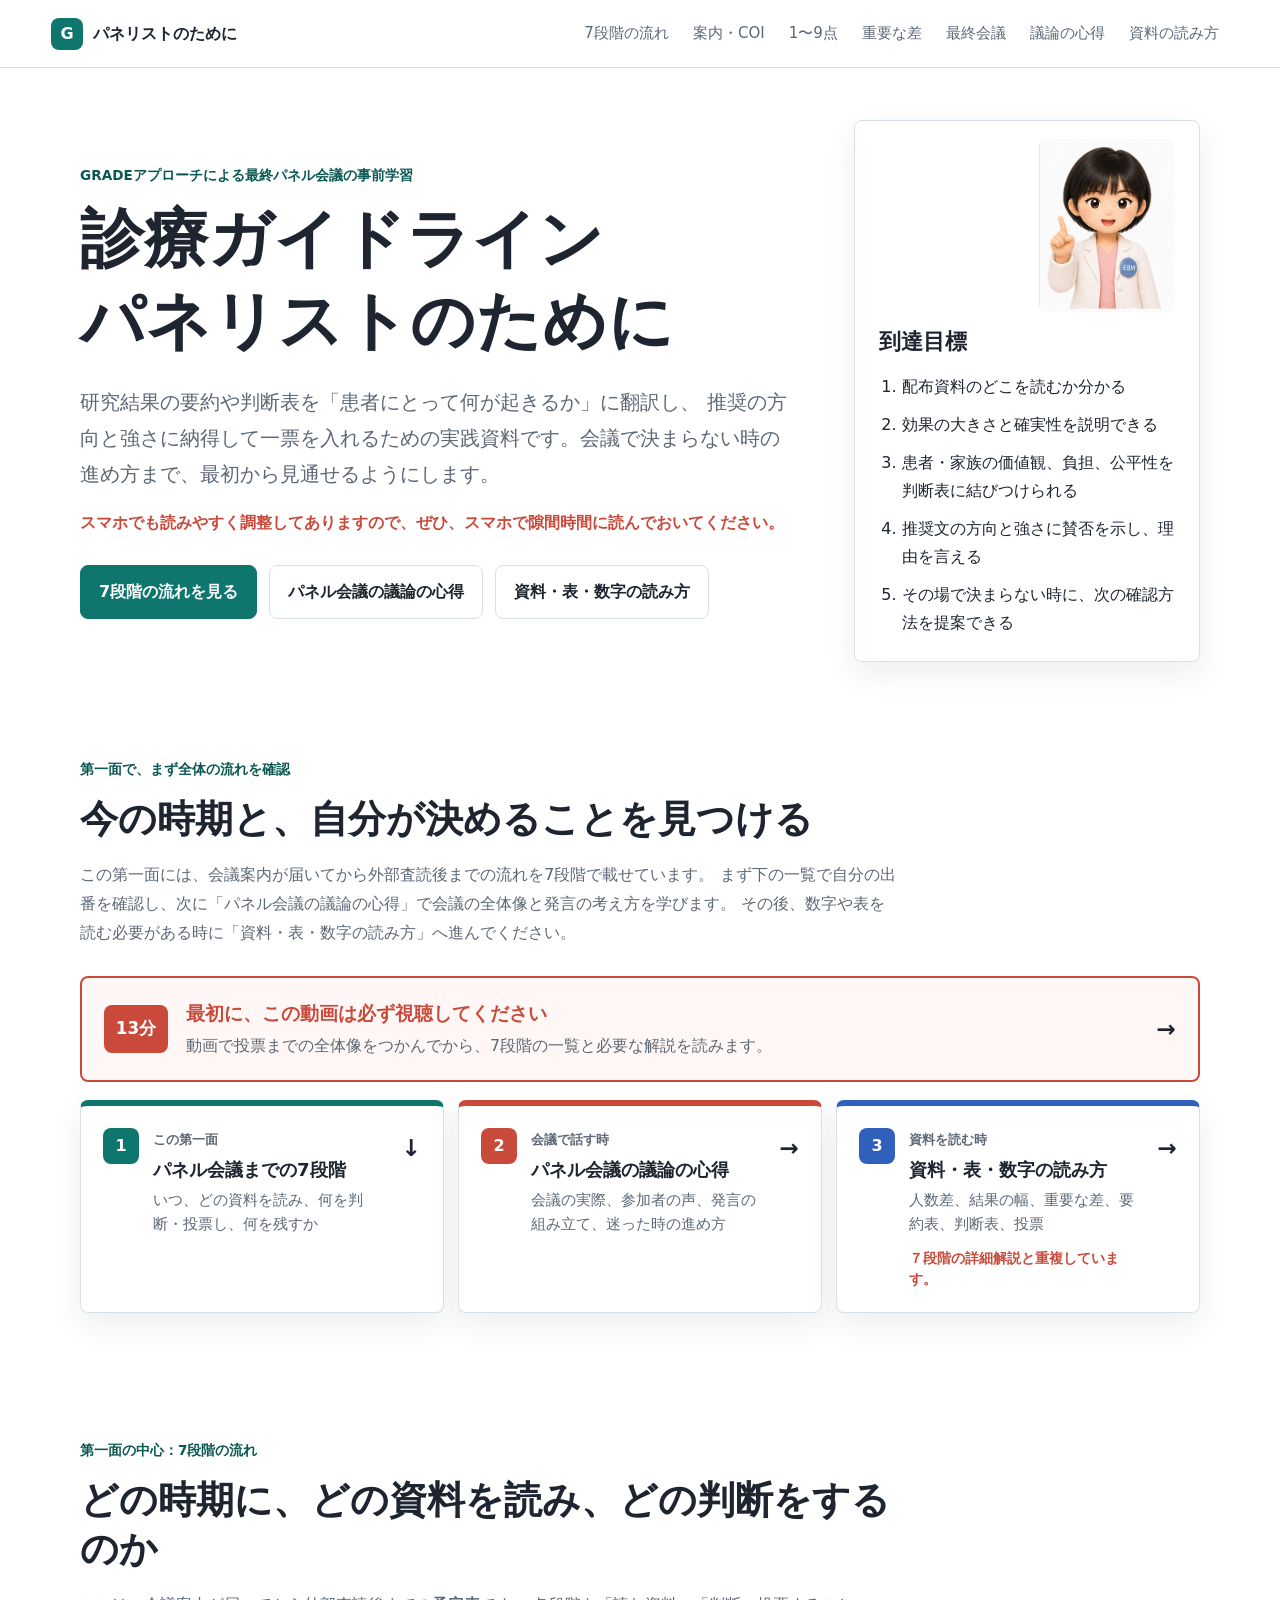
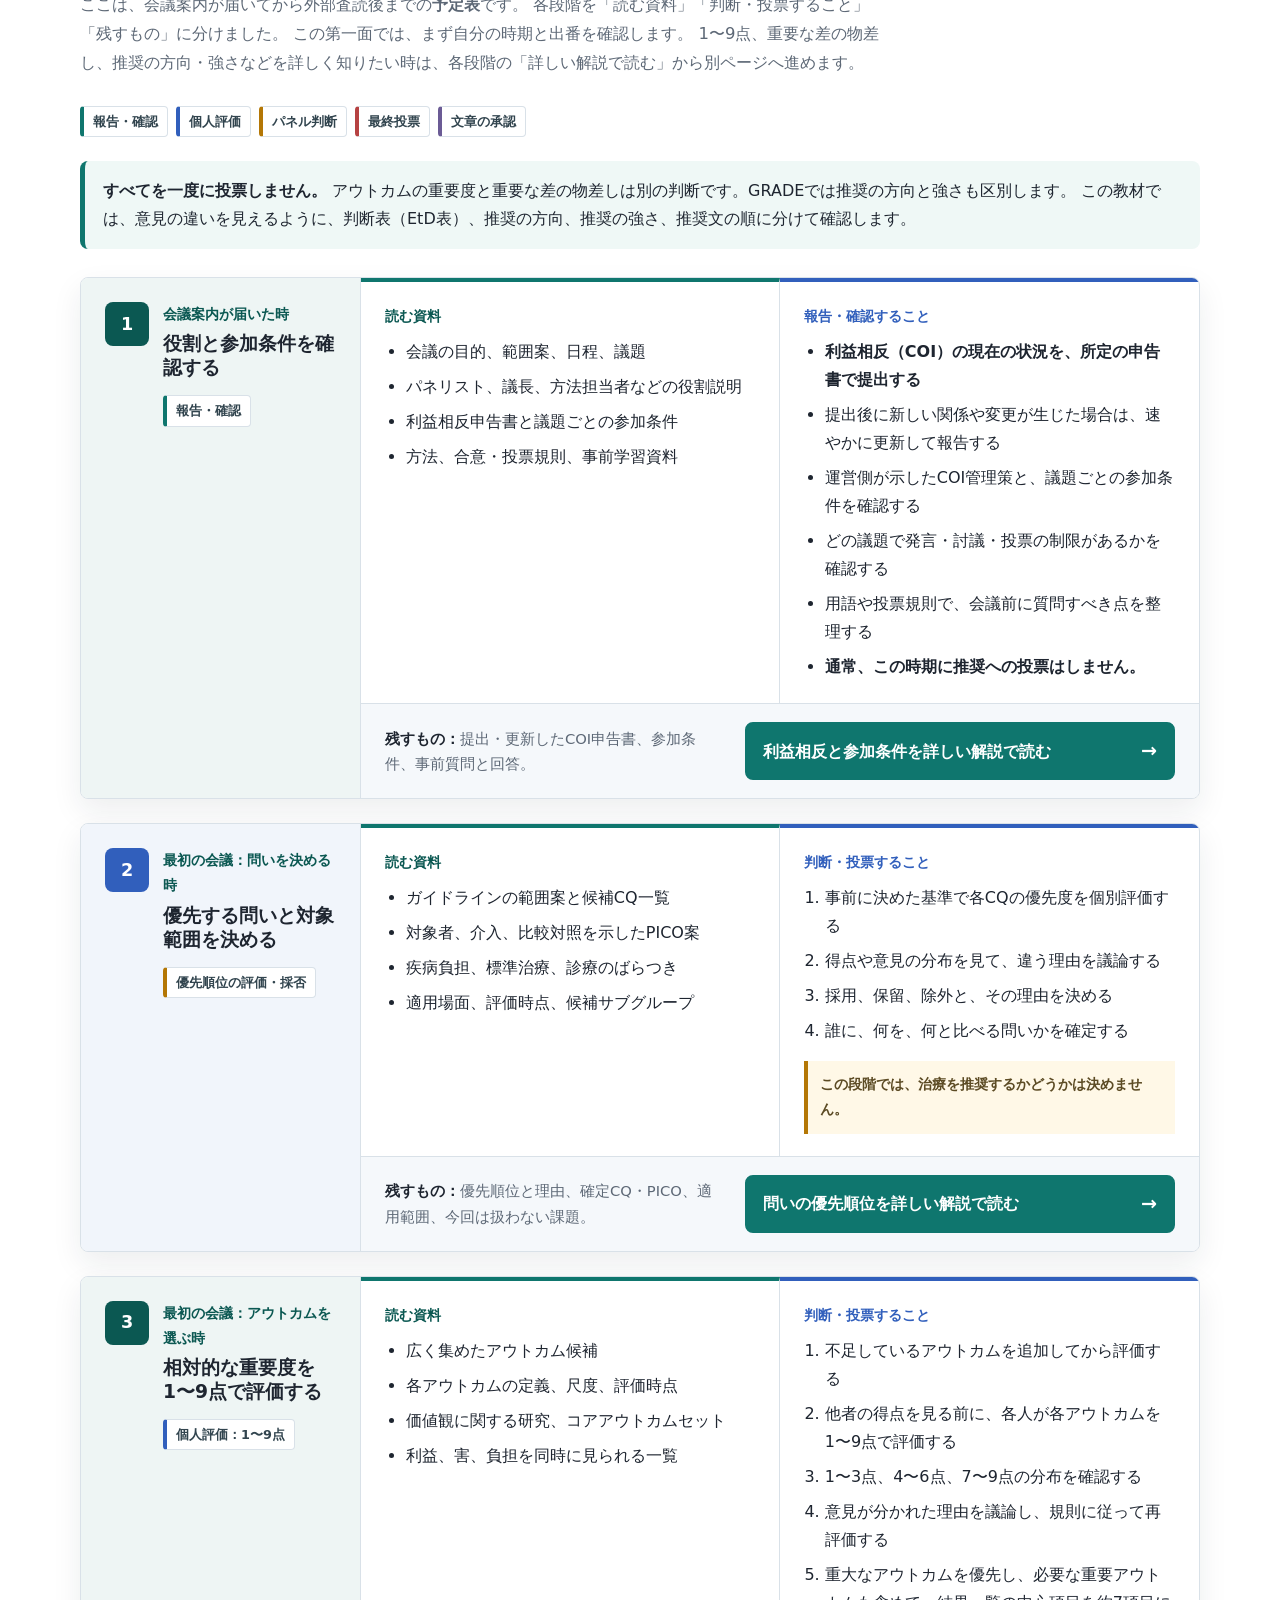
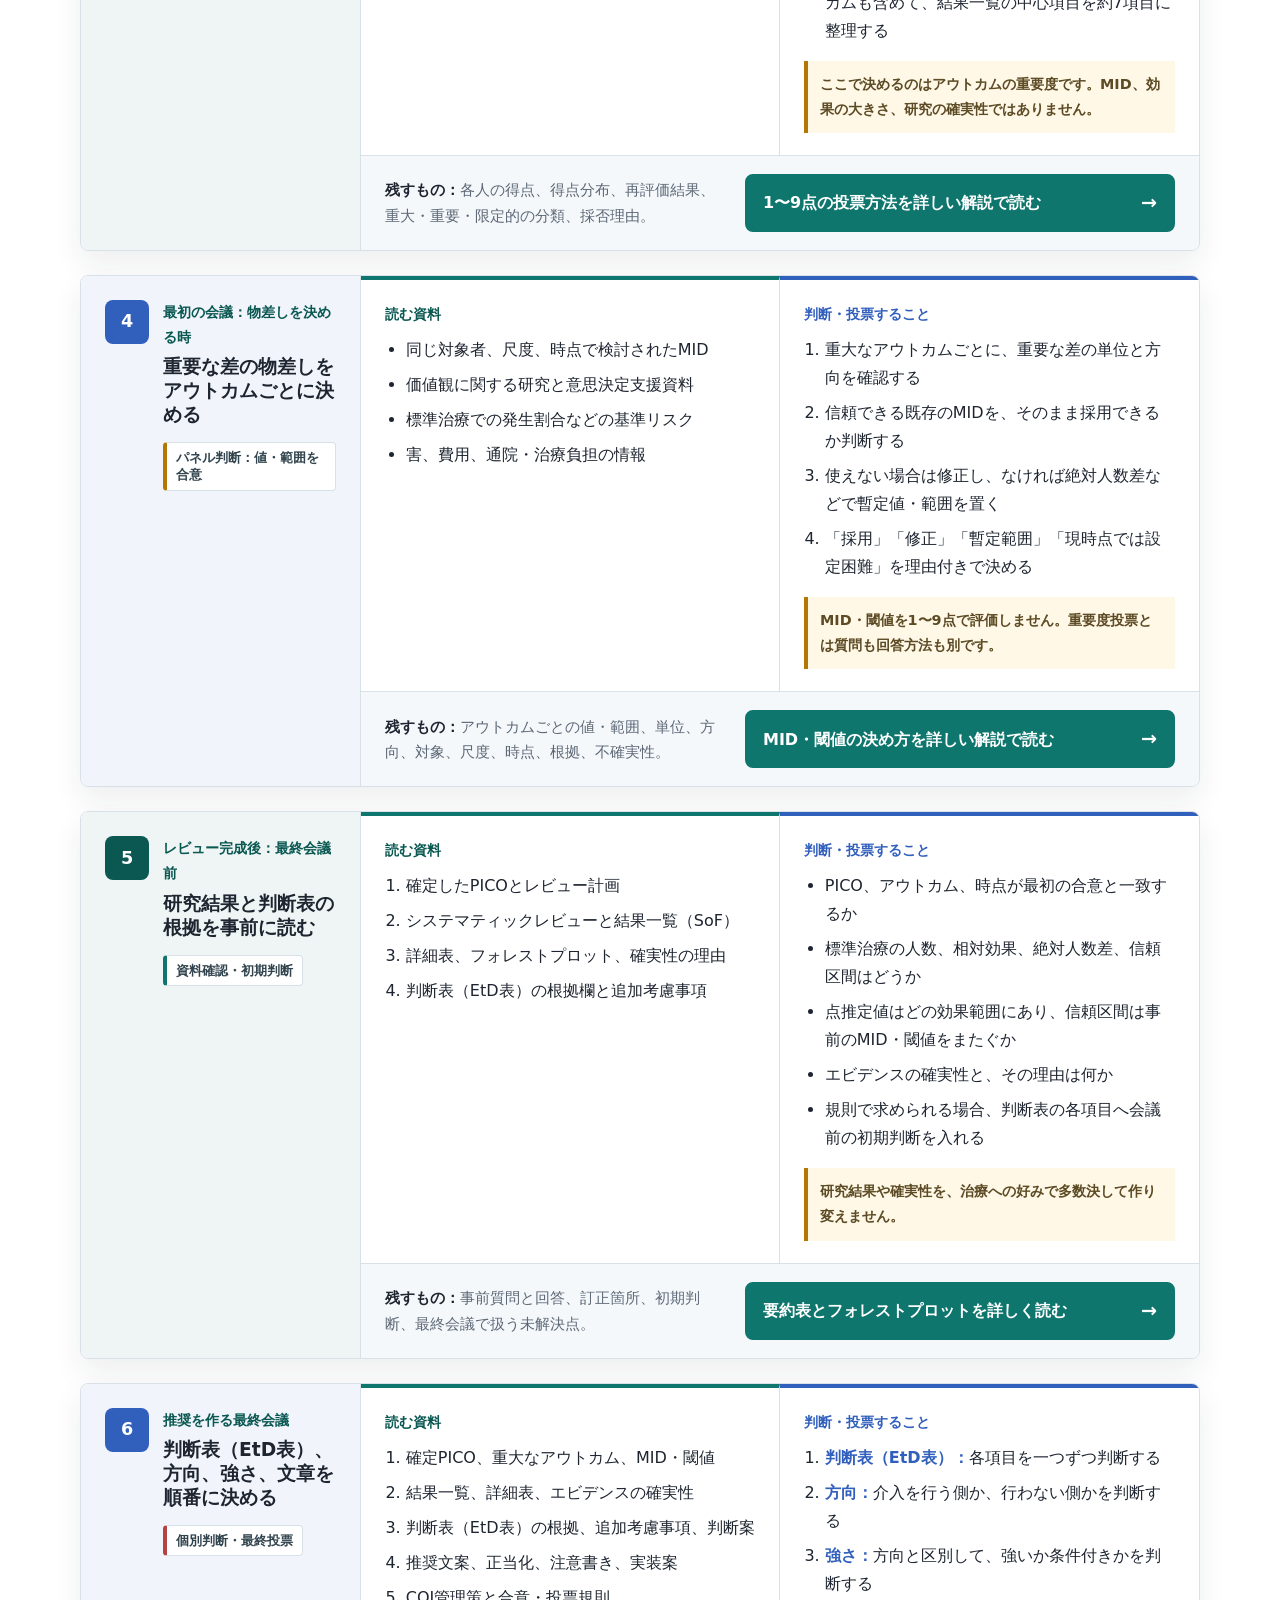
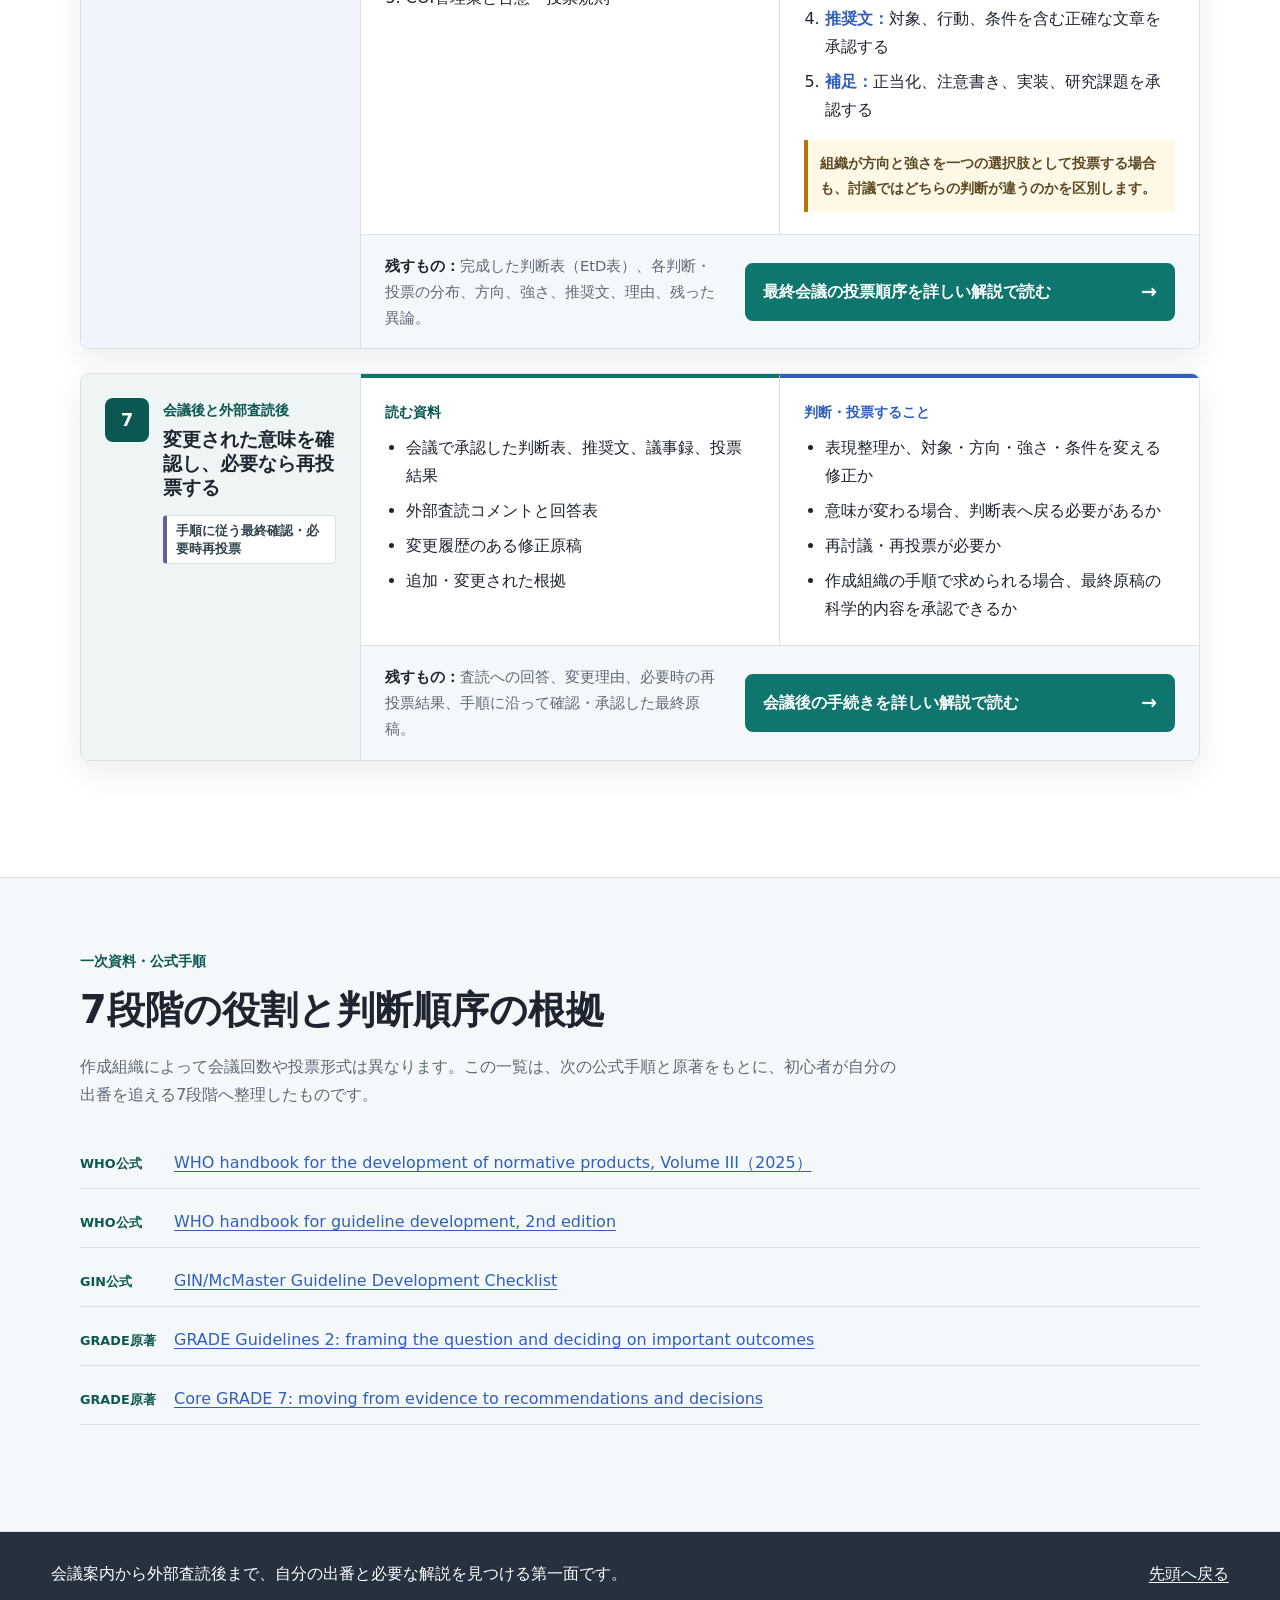
<file: index.html>
<!doctype html>
<html lang="ja">
  <head>
    <meta charset="utf-8">
    <meta name="viewport" content="width=device-width, initial-scale=1">
    <title>診療ガイドラインパネリストのために</title>
    <meta name="description" content="診療ガイドラインのパネリストが、会議案内から外部査読後まで、いつ、どの資料を読み、何を判断・投票するかを7段階で確認する事前学習教材。">
    <link rel="stylesheet" href="assets/styles.css">
  </head>
  <body class="workflow-home-page">
    <header class="topbar" data-topbar>
      <a class="brand" href="index.html#top" aria-label="第一面へ戻る">
        <span class="brand-mark" aria-hidden="true">G</span>
        <span>パネリストのために</span>
      </a>
      <nav class="topnav" aria-label="第一面の目次">
        <a href="#action-map">7段階の流れ</a>
        <a href="#stage-invitation">案内・COI</a>
        <a href="#stage-outcomes">1〜9点</a>
        <a href="#stage-threshold">重要な差</a>
        <a href="#stage-recommendation">最終会議</a>
        <a href="panel-discussion-guide.html">議論の心得</a>
        <a href="evidence-reading.html">資料の読み方</a>
      </nav>
    </header>

    <main id="top">
      <section class="hero section workflow-home-hero">
        <div class="hero-copy">
          <p class="eyebrow">GRADEアプローチによる最終パネル会議の事前学習</p>
          <h1>
            <span class="phrase">診療ガイドライン</span><span class="phrase">パネリストのために</span>
          </h1>
          <p class="lead">
            研究結果の要約や判断表を「患者にとって何が起きるか」に翻訳し、
            推奨の方向と強さに納得して一票を入れるための実践資料です。会議で決まらない時の進め方まで、最初から見通せるようにします。
          </p>
          <p class="mobile-reading-note">
            スマホでも読みやすく調整してありますので、ぜひ、スマホで隙間時間に読んでおいてください。
          </p>
          <div class="hero-actions home-hero-actions" aria-label="必要なページを選ぶ">
            <a class="button primary" href="#action-map">7段階の流れを見る</a>
            <a class="button secondary" href="panel-discussion-guide.html">パネル会議の議論の心得</a>
            <a class="button secondary" href="evidence-reading.html">資料・表・数字の読み方</a>
          </div>
        </div>
        <aside class="hero-tool" aria-label="この教材の到達目標">
          <img class="mentor-avatar" src="assets/mentor/mentor-wave.jpg" alt="白衣を着た案内役のキャラクター">
          <h2>到達目標</h2>
          <ol class="goal-list">
            <li>配布資料のどこを読むか分かる</li>
            <li>効果の大きさと確実性を説明できる</li>
            <li>患者・家族の価値観、負担、公平性を判断表に結びつけられる</li>
            <li>推奨文の方向と強さに賛否を示し、理由を言える</li>
            <li>その場で決まらない時に、次の確認方法を提案できる</li>
          </ol>
        </aside>
      </section>

      <section id="choose-guide" class="section home-guide-section">
        <div class="section-head">
          <p class="eyebrow">第一面で、まず全体の流れを確認</p>
          <h2>今の時期と、自分が決めることを見つける</h2>
          <p>
            この第一面には、会議案内が届いてから外部査読後までの流れを7段階で載せています。
            まず下の一覧で自分の出番を確認し、次に「パネル会議の議論の心得」で会議の全体像と発言の考え方を学びます。
            その後、数字や表を読む必要がある時に「資料・表・数字の読み方」へ進んでください。
          </p>
        </div>
        <a class="home-video-prompt" href="https://www.youtube.com/watch?v=7UJZLG49ba8&t=1s">
          <span class="home-video-time">13分</span>
          <span class="home-video-copy">
            <strong>最初に、この動画は必ず視聴してください</strong>
            <span>動画で投票までの全体像をつかんでから、7段階の一覧と必要な解説を読みます。</span>
          </span>
          <span class="home-link-arrow" aria-hidden="true">→</span>
        </a>
        <nav class="home-guide-grid" aria-label="学習ページを選ぶ">
          <a class="home-guide-card is-flow" href="#action-map">
            <span class="home-guide-number">1</span>
            <span>
              <small>この第一面</small>
              <strong>パネル会議までの7段階</strong>
              <em>いつ、どの資料を読み、何を判断・投票し、何を残すか</em>
            </span>
            <span class="home-link-arrow" aria-hidden="true">↓</span>
          </a>
          <a class="home-guide-card is-discussion" href="panel-discussion-guide.html">
            <span class="home-guide-number">2</span>
            <span>
              <small>会議で話す時</small>
              <strong>パネル会議の議論の心得</strong>
              <em>会議の実際、参加者の声、発言の組み立て、迷った時の進め方</em>
            </span>
            <span class="home-link-arrow" aria-hidden="true">→</span>
          </a>
          <a class="home-guide-card is-reading" href="evidence-reading.html">
            <span class="home-guide-number">3</span>
            <span>
              <small>資料を読む時</small>
              <strong>資料・表・数字の読み方</strong>
              <em>人数差、結果の幅、重要な差、要約表、判断表、投票</em>
              <span class="home-guide-overlap">７段階の詳細解説と重複しています。</span>
            </span>
            <span class="home-link-arrow" aria-hidden="true">→</span>
          </a>
        </nav>
      </section>

      <section id="action-map" class="section">
        <div class="section-head">
          <p class="eyebrow">第一面の中心：7段階の流れ</p>
          <h2>どの時期に、どの資料を読み、どの判断をするのか</h2>
          <p>
            ここは、会議案内が届いてから外部査読後までの<strong>予定表</strong>です。
            各段階を「読む資料」「判断・投票すること」「残すもの」に分けました。
            この第一面では、まず自分の時期と出番を確認します。
            1〜9点、重要な差の物差し、推奨の方向・強さなどを詳しく知りたい時は、各段階の「詳しい解説で読む」から別ページへ進めます。
          </p>
        </div>

        <div class="action-map-key" aria-label="判断と投票の種類">
          <span class="action-key-item is-check">報告・確認</span>
          <span class="action-key-item is-rating">個人評価</span>
          <span class="action-key-item is-panel">パネル判断</span>
          <span class="action-key-item is-vote">最終投票</span>
          <span class="action-key-item is-approval">文章の承認</span>
        </div>

        <div class="callout action-map-intro">
          <strong>すべてを一度に投票しません。</strong>
          アウトカムの重要度と重要な差の物差しは別の判断です。GRADEでは推奨の方向と強さも区別します。
          この教材では、意見の違いを見えるように、判断表（EtD表）、推奨の方向、推奨の強さ、推奨文の順に分けて確認します。
        </div>

        <div class="action-map">
          <article id="stage-invitation" class="action-stage">
            <header class="action-stage-head">
              <span class="action-step" aria-hidden="true">1</span>
              <div>
                <p class="audience-label">会議案内が届いた時</p>
                <h3>役割と参加条件を確認する</h3>
                <span class="action-vote-kind is-check">報告・確認</span>
              </div>
            </header>
            <div class="action-stage-body">
              <div class="action-core">
                <section class="action-read">
                  <p class="action-label">読む資料</p>
                  <ul>
                    <li>会議の目的、範囲案、日程、議題</li>
                    <li>パネリスト、議長、方法担当者などの役割説明</li>
                    <li>利益相反申告書と議題ごとの参加条件</li>
                    <li>方法、合意・投票規則、事前学習資料</li>
                  </ul>
                </section>
                <section class="action-judge">
                  <p class="action-label">報告・確認すること</p>
                  <ul>
                    <li><strong>利益相反（COI）の現在の状況を、所定の申告書で提出する</strong></li>
                    <li>提出後に新しい関係や変更が生じた場合は、速やかに更新して報告する</li>
                    <li>運営側が示したCOI管理策と、議題ごとの参加条件を確認する</li>
                    <li>どの議題で発言・討議・投票の制限があるかを確認する</li>
                    <li>用語や投票規則で、会議前に質問すべき点を整理する</li>
                    <li><strong>通常、この時期に推奨への投票はしません。</strong></li>
                  </ul>
                </section>
              </div>
              <div class="action-stage-footer">
                <p><strong>残すもの：</strong>提出・更新したCOI申告書、参加条件、事前質問と回答。</p>
                <a class="action-detail-link" href="panel-workflow-details.html#coi">利益相反と参加条件を詳しい解説で読む</a>
              </div>
            </div>
          </article>

          <article id="stage-question" class="action-stage">
            <header class="action-stage-head">
              <span class="action-step" aria-hidden="true">2</span>
              <div>
                <p class="audience-label">最初の会議：問いを決める時</p>
                <h3>優先する問いと対象範囲を決める</h3>
                <span class="action-vote-kind is-panel">優先順位の評価・採否</span>
              </div>
            </header>
            <div class="action-stage-body">
              <div class="action-core">
                <section class="action-read">
                  <p class="action-label">読む資料</p>
                  <ul>
                    <li>ガイドラインの範囲案と候補CQ一覧</li>
                    <li>対象者、介入、比較対照を示したPICO案</li>
                    <li>疾病負担、標準治療、診療のばらつき</li>
                    <li>適用場面、評価時点、候補サブグループ</li>
                  </ul>
                </section>
                <section class="action-judge">
                  <p class="action-label">判断・投票すること</p>
                  <ol>
                    <li>事前に決めた基準で各CQの優先度を個別評価する</li>
                    <li>得点や意見の分布を見て、違う理由を議論する</li>
                    <li>採用、保留、除外と、その理由を決める</li>
                    <li>誰に、何を、何と比べる問いかを確定する</li>
                  </ol>
                  <p class="action-not-this">この段階では、治療を推奨するかどうかは決めません。</p>
                </section>
              </div>
              <div class="action-stage-footer">
                <p><strong>残すもの：</strong>優先順位と理由、確定CQ・PICO、適用範囲、今回は扱わない課題。</p>
                <a class="action-detail-link" href="panel-workflow-details.html#before-sr">問いの優先順位を詳しい解説で読む</a>
              </div>
            </div>
          </article>

          <article id="stage-outcomes" class="action-stage">
            <header class="action-stage-head">
              <span class="action-step" aria-hidden="true">3</span>
              <div>
                <p class="audience-label">最初の会議：アウトカムを選ぶ時</p>
                <h3>相対的な重要度を1〜9点で評価する</h3>
                <span class="action-vote-kind is-rating">個人評価：1〜9点</span>
              </div>
            </header>
            <div class="action-stage-body">
              <div class="action-core">
                <section class="action-read">
                  <p class="action-label">読む資料</p>
                  <ul>
                    <li>広く集めたアウトカム候補</li>
                    <li>各アウトカムの定義、尺度、評価時点</li>
                    <li>価値観に関する研究、コアアウトカムセット</li>
                    <li>利益、害、負担を同時に見られる一覧</li>
                  </ul>
                </section>
                <section class="action-judge">
                  <p class="action-label">判断・投票すること</p>
                  <ol>
                    <li>不足しているアウトカムを追加してから評価する</li>
                    <li>他者の得点を見る前に、各人が各アウトカムを1〜9点で評価する</li>
                    <li>1〜3点、4〜6点、7〜9点の分布を確認する</li>
                    <li>意見が分かれた理由を議論し、規則に従って再評価する</li>
                    <li>重大なアウトカムを優先し、必要な重要アウトカムも含めて、結果一覧の中心項目を約7項目に整理する</li>
                  </ol>
                  <p class="action-not-this">ここで決めるのはアウトカムの重要度です。MID、効果の大きさ、研究の確実性ではありません。</p>
                </section>
              </div>
              <div class="action-stage-footer">
                <p><strong>残すもの：</strong>各人の得点、得点分布、再評価結果、重大・重要・限定的の分類、採否理由。</p>
                <a class="action-detail-link" href="panel-workflow-details.html#vote-importance">1〜9点の投票方法を詳しい解説で読む</a>
              </div>
            </div>
          </article>

          <article id="stage-threshold" class="action-stage">
            <header class="action-stage-head">
              <span class="action-step" aria-hidden="true">4</span>
              <div>
                <p class="audience-label">最初の会議：物差しを決める時</p>
                <h3>重要な差の物差しをアウトカムごとに決める</h3>
                <span class="action-vote-kind is-panel">パネル判断：値・範囲を合意</span>
              </div>
            </header>
            <div class="action-stage-body">
              <div class="action-core">
                <section class="action-read">
                  <p class="action-label">読む資料</p>
                  <ul>
                    <li>同じ対象者、尺度、時点で検討されたMID</li>
                    <li>価値観に関する研究と意思決定支援資料</li>
                    <li>標準治療での発生割合などの基準リスク</li>
                    <li>害、費用、通院・治療負担の情報</li>
                  </ul>
                </section>
                <section class="action-judge">
                  <p class="action-label">判断・投票すること</p>
                  <ol>
                    <li>重大なアウトカムごとに、重要な差の単位と方向を確認する</li>
                    <li>信頼できる既存のMIDを、そのまま採用できるか判断する</li>
                    <li>使えない場合は修正し、なければ絶対人数差などで暫定値・範囲を置く</li>
                    <li>「採用」「修正」「暫定範囲」「現時点では設定困難」を理由付きで決める</li>
                  </ol>
                  <p class="action-not-this">MID・閾値を1〜9点で評価しません。重要度投票とは質問も回答方法も別です。</p>
                </section>
              </div>
              <div class="action-stage-footer">
                <p><strong>残すもの：</strong>アウトカムごとの値・範囲、単位、方向、対象、尺度、時点、根拠、不確実性。</p>
                <a class="action-detail-link" href="panel-workflow-details.html#vote-threshold">MID・閾値の決め方を詳しい解説で読む</a>
              </div>
            </div>
          </article>

          <article id="stage-review" class="action-stage">
            <header class="action-stage-head">
              <span class="action-step" aria-hidden="true">5</span>
              <div>
                <p class="audience-label">レビュー完成後：最終会議前</p>
                <h3>研究結果と判断表の根拠を事前に読む</h3>
                <span class="action-vote-kind is-check">資料確認・初期判断</span>
              </div>
            </header>
            <div class="action-stage-body">
              <div class="action-core">
                <section class="action-read">
                  <p class="action-label">読む資料</p>
                  <ol>
                    <li>確定したPICOとレビュー計画</li>
                    <li>システマティックレビューと結果一覧（SoF）</li>
                    <li>詳細表、フォレストプロット、確実性の理由</li>
                    <li>判断表（EtD表）の根拠欄と追加考慮事項</li>
                  </ol>
                </section>
                <section class="action-judge">
                  <p class="action-label">判断・投票すること</p>
                  <ul>
                    <li>PICO、アウトカム、時点が最初の合意と一致するか</li>
                    <li>標準治療の人数、相対効果、絶対人数差、信頼区間はどうか</li>
                    <li>点推定値はどの効果範囲にあり、信頼区間は事前のMID・閾値をまたぐか</li>
                    <li>エビデンスの確実性と、その理由は何か</li>
                    <li>規則で求められる場合、判断表の各項目へ会議前の初期判断を入れる</li>
                  </ul>
                  <p class="action-not-this">研究結果や確実性を、治療への好みで多数決して作り変えません。</p>
                </section>
              </div>
              <div class="action-stage-footer">
                <p><strong>残すもの：</strong>事前質問と回答、訂正箇所、初期判断、最終会議で扱う未解決点。</p>
                <a class="action-detail-link" href="panel-workflow-details.html#review">要約表とフォレストプロットを詳しく読む</a>
              </div>
            </div>
          </article>

          <article id="stage-recommendation" class="action-stage">
            <header class="action-stage-head">
              <span class="action-step" aria-hidden="true">6</span>
              <div>
                <p class="audience-label">推奨を作る最終会議</p>
                <h3>判断表（EtD表）、方向、強さ、文章を順番に決める</h3>
                <span class="action-vote-kind is-vote">個別判断・最終投票</span>
              </div>
            </header>
            <div class="action-stage-body">
              <div class="action-core">
                <section class="action-read">
                  <p class="action-label">読む資料</p>
                  <ol>
                    <li>確定PICO、重大なアウトカム、MID・閾値</li>
                    <li>結果一覧、詳細表、エビデンスの確実性</li>
                    <li>判断表（EtD表）の根拠、追加考慮事項、判断案</li>
                    <li>推奨文案、正当化、注意書き、実装案</li>
                    <li>COI管理策と合意・投票規則</li>
                  </ol>
                </section>
                <section class="action-judge">
                  <p class="action-label">判断・投票すること</p>
                  <ol class="separate-ballots">
                    <li><strong>判断表（EtD表）：</strong>各項目を一つずつ判断する</li>
                    <li><strong>方向：</strong>介入を行う側か、行わない側かを判断する</li>
                    <li><strong>強さ：</strong>方向と区別して、強いか条件付きかを判断する</li>
                    <li><strong>推奨文：</strong>対象、行動、条件を含む正確な文章を承認する</li>
                    <li><strong>補足：</strong>正当化、注意書き、実装、研究課題を承認する</li>
                  </ol>
                  <p class="action-not-this">組織が方向と強さを一つの選択肢として投票する場合も、討議ではどちらの判断が違うのかを区別します。</p>
                </section>
              </div>
              <div class="action-stage-footer">
                <p><strong>残すもの：</strong>完成した判断表（EtD表）、各判断・投票の分布、方向、強さ、推奨文、理由、残った異論。</p>
                <a class="action-detail-link" href="panel-workflow-details.html#vote-etd">最終会議の投票順序を詳しい解説で読む</a>
              </div>
            </div>
          </article>

          <article id="stage-review-after" class="action-stage">
            <header class="action-stage-head">
              <span class="action-step" aria-hidden="true">7</span>
              <div>
                <p class="audience-label">会議後と外部査読後</p>
                <h3>変更された意味を確認し、必要なら再投票する</h3>
                <span class="action-vote-kind is-approval">手順に従う最終確認・必要時再投票</span>
              </div>
            </header>
            <div class="action-stage-body">
              <div class="action-core">
                <section class="action-read">
                  <p class="action-label">読む資料</p>
                  <ul>
                    <li>会議で承認した判断表、推奨文、議事録、投票結果</li>
                    <li>外部査読コメントと回答表</li>
                    <li>変更履歴のある修正原稿</li>
                    <li>追加・変更された根拠</li>
                  </ul>
                </section>
                <section class="action-judge">
                  <p class="action-label">判断・投票すること</p>
                  <ul>
                    <li>表現整理か、対象・方向・強さ・条件を変える修正か</li>
                    <li>意味が変わる場合、判断表へ戻る必要があるか</li>
                    <li>再討議・再投票が必要か</li>
                    <li>作成組織の手順で求められる場合、最終原稿の科学的内容を承認できるか</li>
                  </ul>
                </section>
              </div>
              <div class="action-stage-footer">
                <p><strong>残すもの：</strong>査読への回答、変更理由、必要時の再投票結果、手順に沿って確認・承認した最終原稿。</p>
                <a class="action-detail-link" href="panel-workflow-details.html#after-review">会議後の手続きを詳しい解説で読む</a>
              </div>
            </div>
          </article>
        </div>
      </section>

      <section id="workflow-sources" class="section band sources">
        <div class="section-head">
          <p class="eyebrow">一次資料・公式手順</p>
          <h2>7段階の役割と判断順序の根拠</h2>
          <p>作成組織によって会議回数や投票形式は異なります。この一覧は、次の公式手順と原著をもとに、初心者が自分の出番を追える7段階へ整理したものです。</p>
        </div>
        <ul class="source-list source-list-tagged">
          <li><span class="source-kind">WHO公式</span><a href="https://www.who.int/publications/b/79605">WHO handbook for the development of normative products, Volume III（2025）</a></li>
          <li><span class="source-kind">WHO公式</span><a href="https://www.who.int/publications/i/item/9789241548960">WHO handbook for guideline development, 2nd edition</a></li>
          <li><span class="source-kind">GIN公式</span><a href="https://g-i-n.net/get-involved/resources">GIN/McMaster Guideline Development Checklist</a></li>
          <li><span class="source-kind">GRADE原著</span><a href="https://doi.org/10.1016/j.jclinepi.2010.09.012">GRADE Guidelines 2: framing the question and deciding on important outcomes</a></li>
          <li><span class="source-kind">GRADE原著</span><a href="https://www.bmj.com/content/389/bmj-2024-083867">Core GRADE 7: moving from evidence to recommendations and decisions</a></li>
        </ul>
      </section>
    </main>

    <footer class="site-footer">
      <p>会議案内から外部査読後まで、自分の出番と必要な解説を見つける第一面です。</p>
      <a href="#top">先頭へ戻る</a>
    </footer>
    <script src="assets/app.js"></script>
  </body>
</html>
</file>
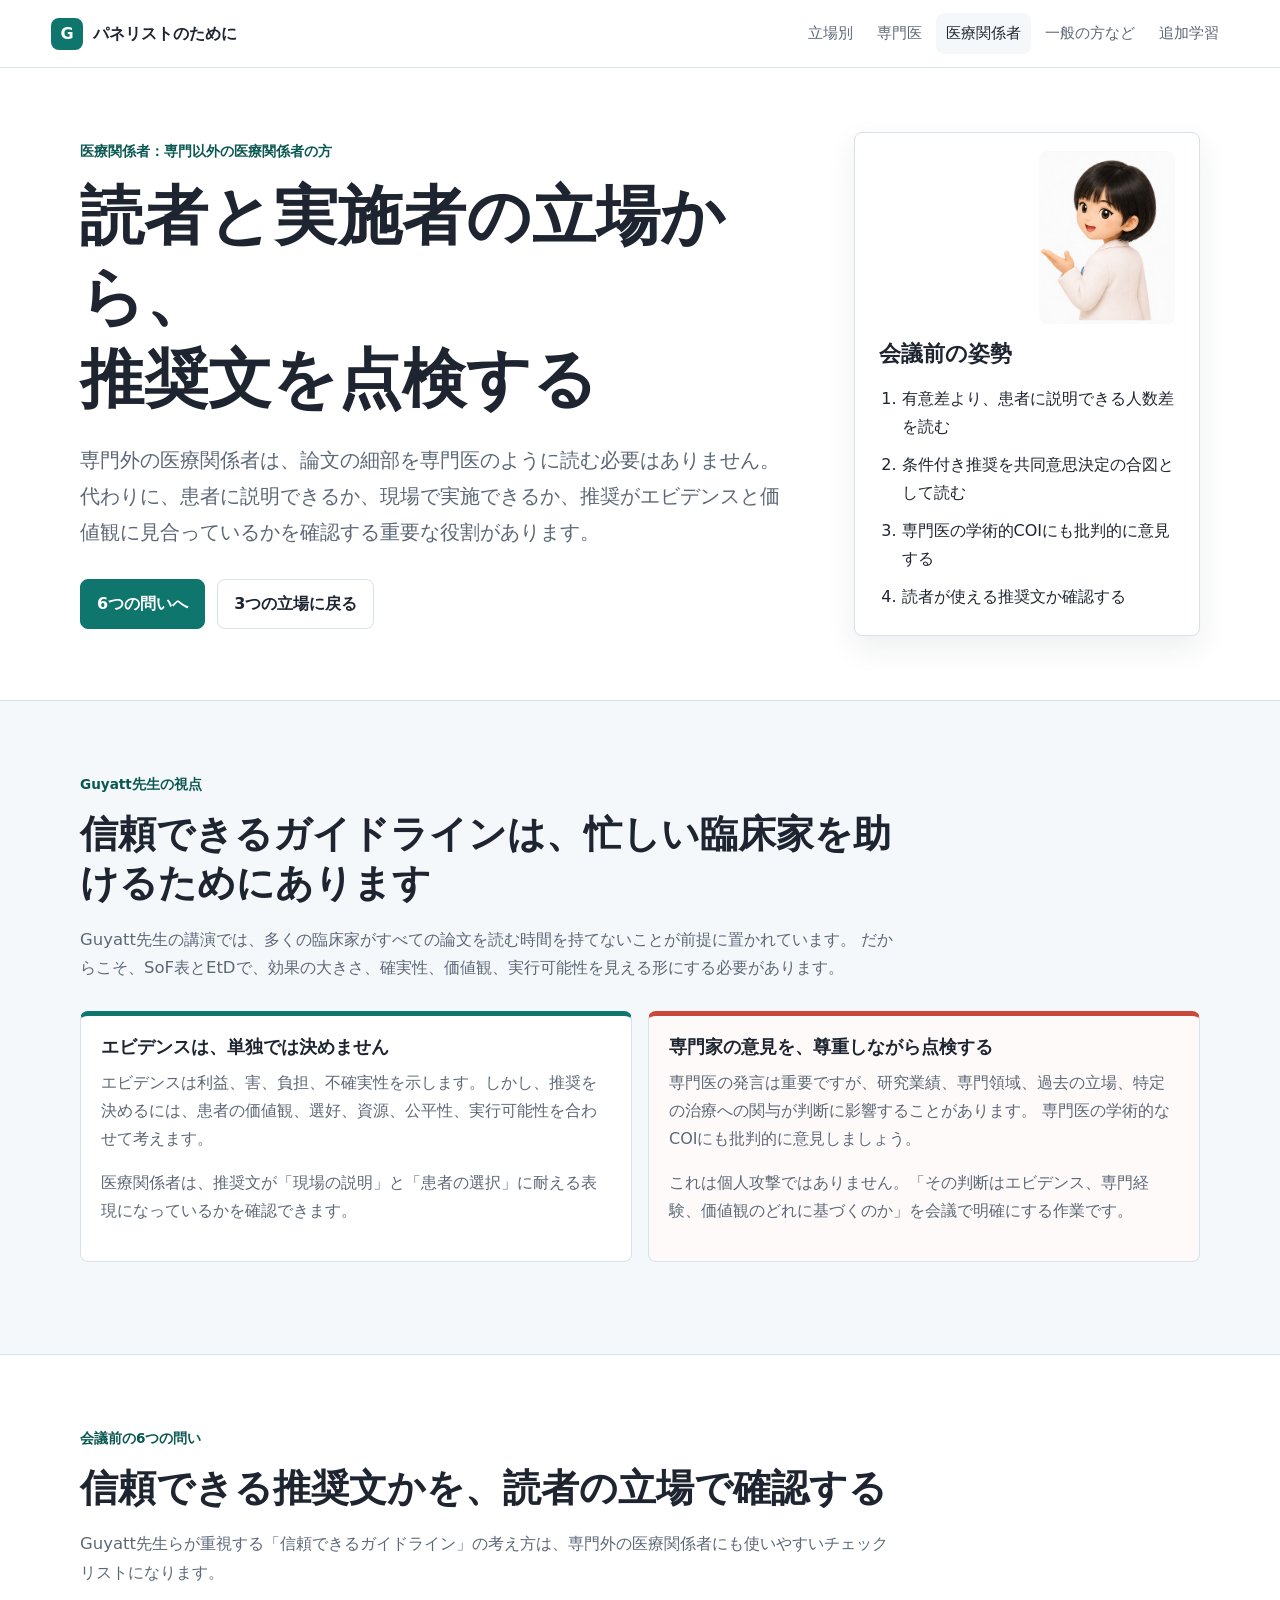
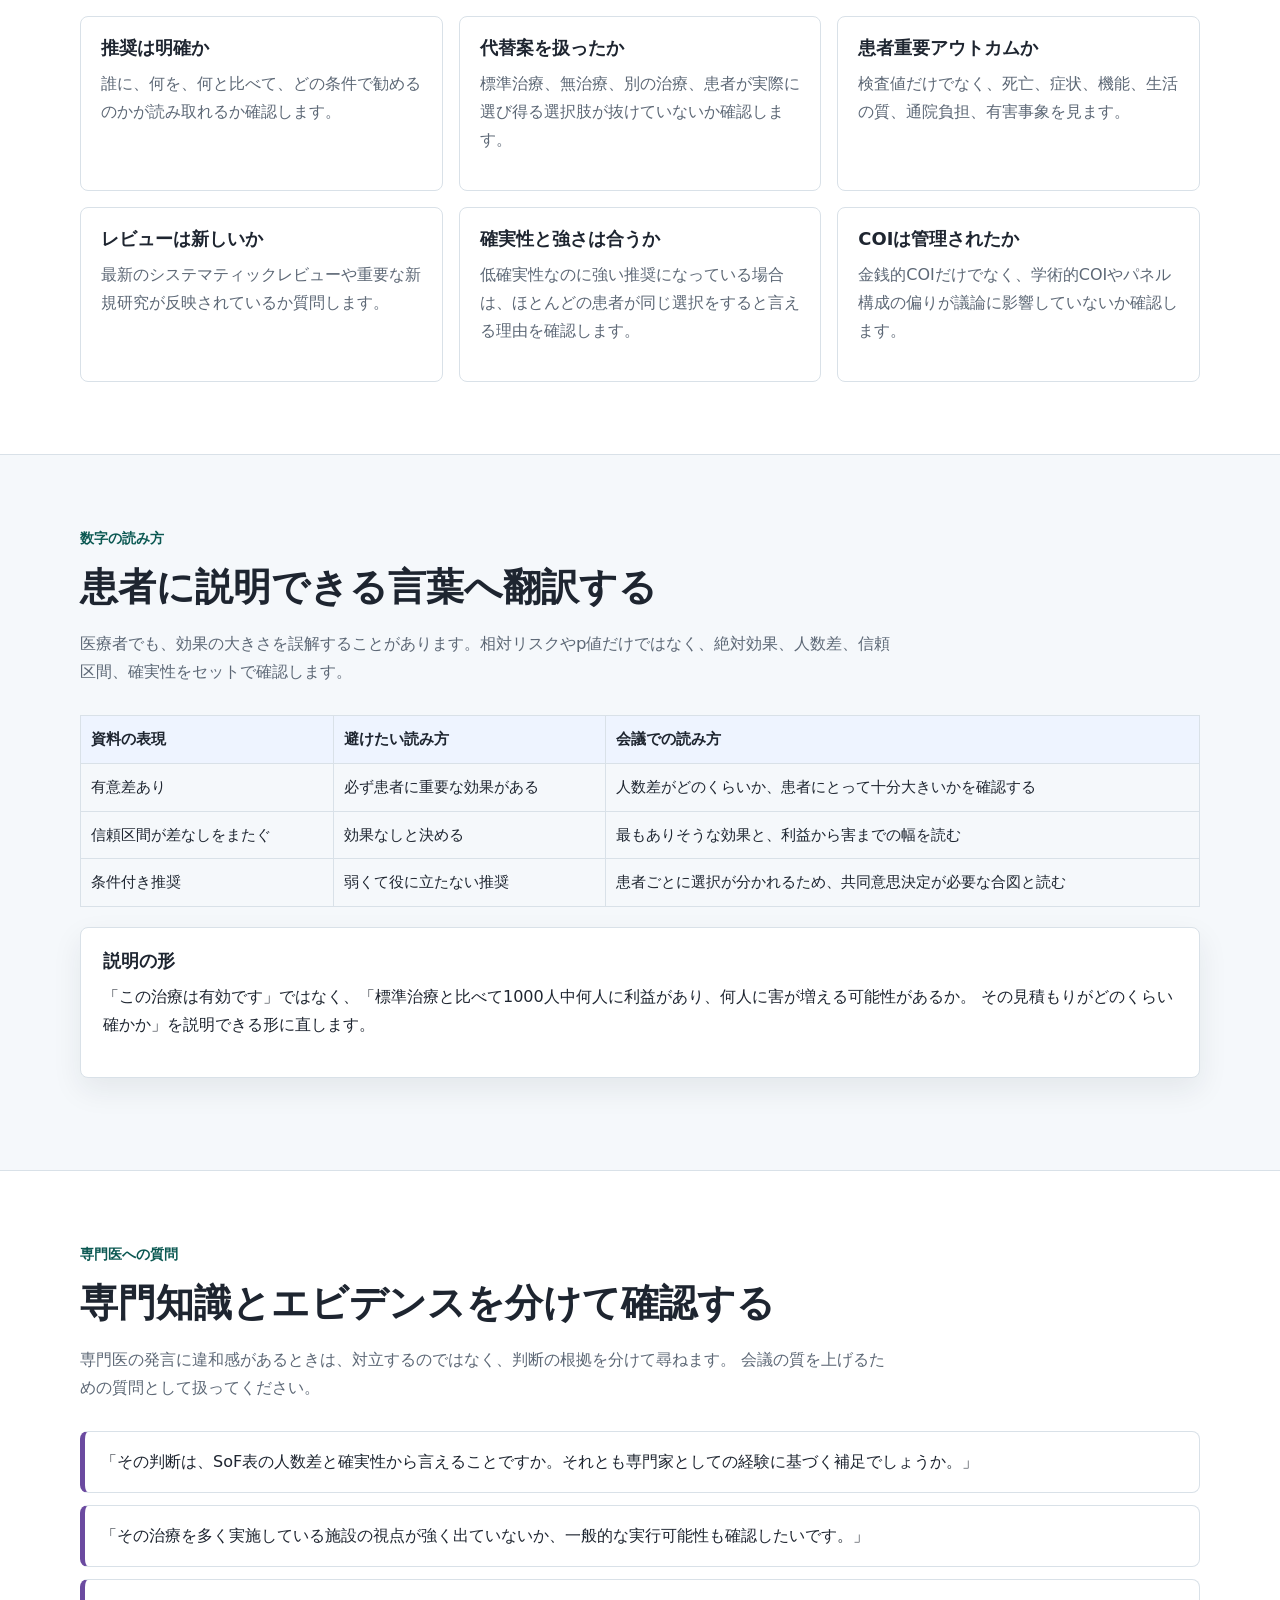
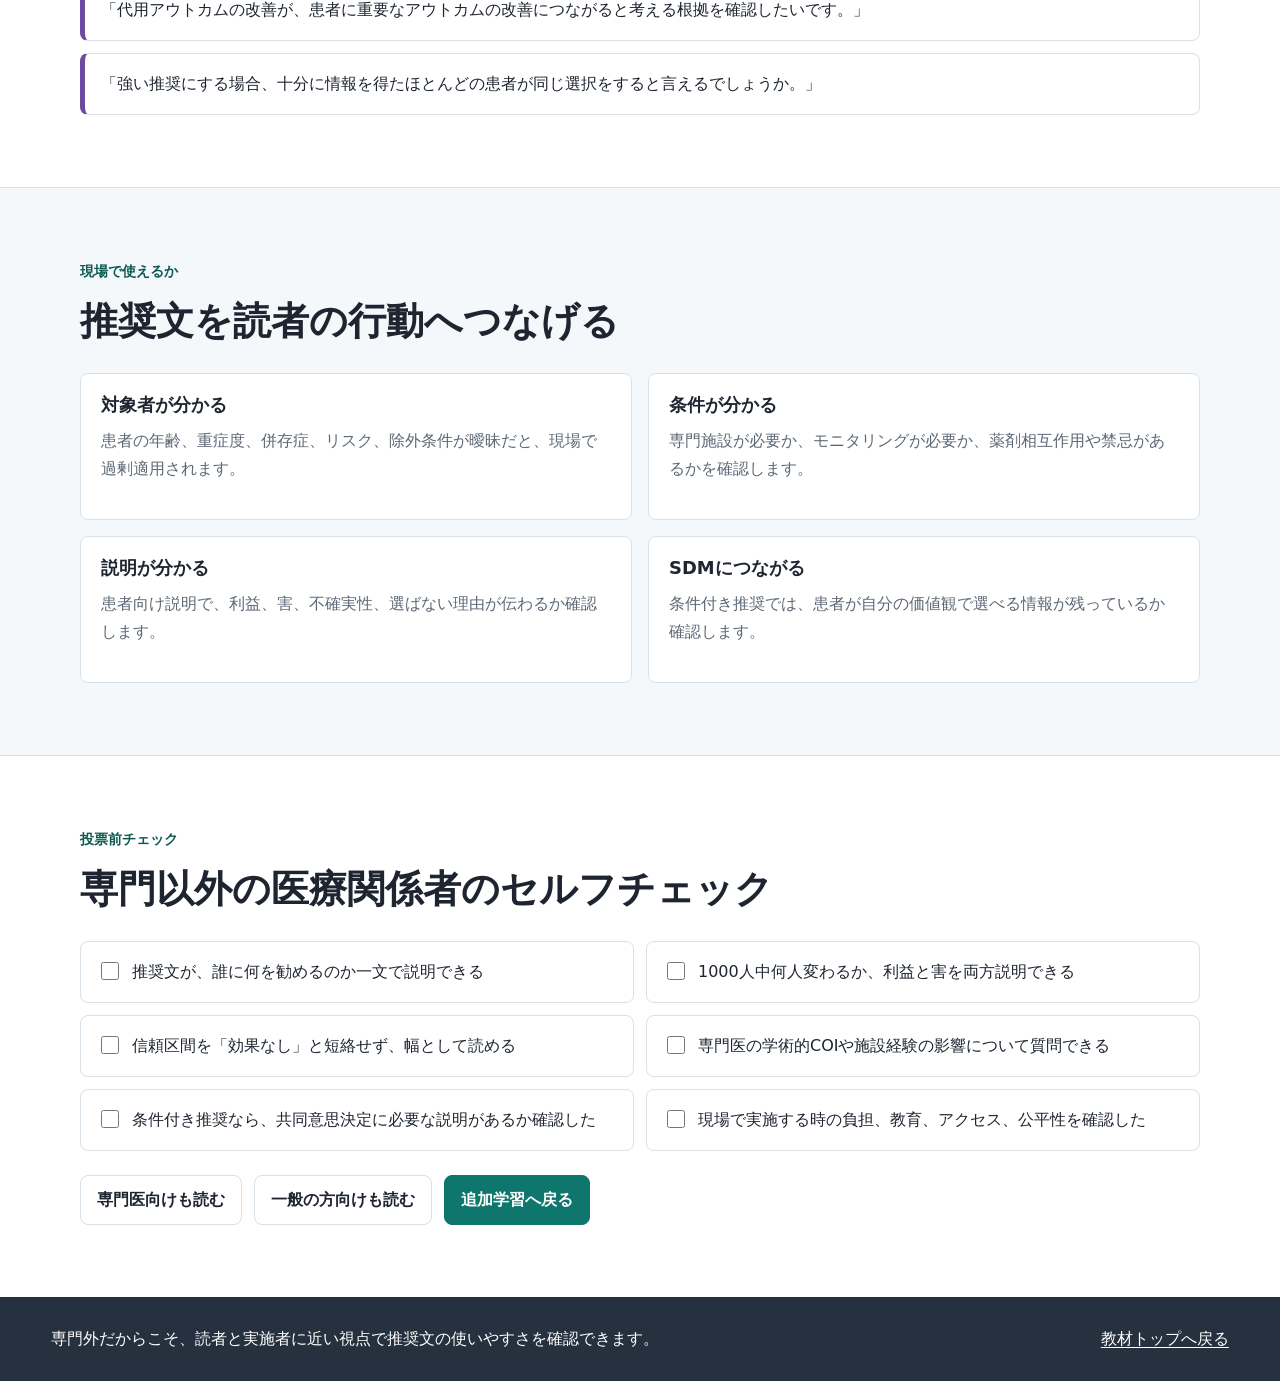
<file: clinician.html>
<!doctype html>
<html lang="ja">
  <head>
    <meta charset="utf-8">
    <meta name="viewport" content="width=device-width, initial-scale=1">
    <title>専門以外の医療関係者向け：診療ガイドラインパネル会議前の読み方</title>
    <meta
      name="description"
      content="専門外の医療関係者が、診療ガイドラインパネル会議前に推奨文、SoF表、EtD、専門医の学術的COIを確認するための補強ページ。"
    >
    <link rel="stylesheet" href="assets/styles.css">
  </head>
  <body>
    <header class="topbar" data-topbar>
      <a class="brand" href="index.html#top" aria-label="教材トップへ">
        <span class="brand-mark" aria-hidden="true">G</span>
        <span>パネリストのために</span>
      </a>
      <nav class="topnav" aria-label="立場別ページナビゲーション">
        <a href="evidence-reading.html#audience-paths">立場別</a>
        <a href="specialist.html">専門医</a>
        <a href="clinician.html" aria-current="page">医療関係者</a>
        <a href="public.html">一般の方など</a>
        <a href="panel-discussion-guide.html#advanced-learning">追加学習</a>
      </nav>
    </header>

    <main>
      <section class="hero section audience-hero">
        <div class="hero-copy">
          <p class="eyebrow">医療関係者：専門以外の医療関係者の方</p>
          <h1>
            <span class="phrase">読者と実施者の立場から、</span><span class="phrase">推奨文を点検する</span>
          </h1>
          <p class="lead">
            専門外の医療関係者は、論文の細部を専門医のように読む必要はありません。
            代わりに、患者に説明できるか、現場で実施できるか、推奨がエビデンスと価値観に見合っているかを確認する重要な役割があります。
          </p>
          <div class="page-actions">
            <a class="button primary" href="#six-questions">6つの問いへ</a>
            <a class="button secondary" href="evidence-reading.html#audience-paths">3つの立場に戻る</a>
          </div>
        </div>
        <aside class="hero-tool role-tool">
          <img class="mentor-avatar" src="assets/mentor/mentor-guide.jpg" alt="案内役が説明しているイラスト">
          <h2>会議前の姿勢</h2>
          <ol class="goal-list">
            <li>有意差より、患者に説明できる人数差を読む</li>
            <li>条件付き推奨を共同意思決定の合図として読む</li>
            <li>専門医の学術的COIにも批判的に意見する</li>
            <li>読者が使える推奨文か確認する</li>
          </ol>
        </aside>
      </section>

      <section class="section band">
        <div class="section-head">
          <p class="eyebrow">Guyatt先生の視点</p>
          <h2>信頼できるガイドラインは、忙しい臨床家を助けるためにあります</h2>
          <p>
            Guyatt先生の講演では、多くの臨床家がすべての論文を読む時間を持てないことが前提に置かれています。
            だからこそ、SoF表とEtDで、効果の大きさ、確実性、価値観、実行可能性を見える形にする必要があります。
          </p>
        </div>
        <div class="concept-grid">
          <article class="concept-card">
            <h3>エビデンスは、単独では決めません</h3>
            <p>
              エビデンスは利益、害、負担、不確実性を示します。しかし、推奨を決めるには、患者の価値観、選好、資源、公平性、実行可能性を合わせて考えます。
            </p>
            <p class="muted">
              医療関係者は、推奨文が「現場の説明」と「患者の選択」に耐える表現になっているかを確認できます。
            </p>
          </article>
          <article class="concept-card strong-card">
            <h3>専門家の意見を、尊重しながら点検する</h3>
            <p>
              専門医の発言は重要ですが、研究業績、専門領域、過去の立場、特定の治療への関与が判断に影響することがあります。
              専門医の学術的なCOIにも批判的に意見しましょう。
            </p>
            <p class="muted">
              これは個人攻撃ではありません。「その判断はエビデンス、専門経験、価値観のどれに基づくのか」を会議で明確にする作業です。
            </p>
          </article>
        </div>
      </section>

      <section id="six-questions" class="section">
        <div class="section-head">
          <p class="eyebrow">会議前の6つの問い</p>
          <h2>信頼できる推奨文かを、読者の立場で確認する</h2>
          <p>
            Guyatt先生らが重視する「信頼できるガイドライン」の考え方は、専門外の医療関係者にも使いやすいチェックリストになります。
          </p>
        </div>
        <div class="route-grid">
          <article class="info-card">
            <h3>推奨は明確か</h3>
            <p>誰に、何を、何と比べて、どの条件で勧めるのかが読み取れるか確認します。</p>
          </article>
          <article class="info-card">
            <h3>代替案を扱ったか</h3>
            <p>標準治療、無治療、別の治療、患者が実際に選び得る選択肢が抜けていないか確認します。</p>
          </article>
          <article class="info-card">
            <h3>患者重要アウトカムか</h3>
            <p>検査値だけでなく、死亡、症状、機能、生活の質、通院負担、有害事象を見ます。</p>
          </article>
          <article class="info-card">
            <h3>レビューは新しいか</h3>
            <p>最新のシステマティックレビューや重要な新規研究が反映されているか質問します。</p>
          </article>
          <article class="info-card">
            <h3>確実性と強さは合うか</h3>
            <p>低確実性なのに強い推奨になっている場合は、ほとんどの患者が同じ選択をすると言える理由を確認します。</p>
          </article>
          <article class="info-card">
            <h3>COIは管理されたか</h3>
            <p>金銭的COIだけでなく、学術的COIやパネル構成の偏りが議論に影響していないか確認します。</p>
          </article>
        </div>
      </section>

      <section class="section band">
        <div class="section-head">
          <p class="eyebrow">数字の読み方</p>
          <h2>患者に説明できる言葉へ翻訳する</h2>
          <p>
            医療者でも、効果の大きさを誤解することがあります。相対リスクやp値だけではなく、絶対効果、人数差、信頼区間、確実性をセットで確認します。
          </p>
        </div>
        <table class="mini-table">
          <thead>
            <tr>
              <th>資料の表現</th>
              <th>避けたい読み方</th>
              <th>会議での読み方</th>
            </tr>
          </thead>
          <tbody>
            <tr>
              <td>有意差あり</td>
              <td>必ず患者に重要な効果がある</td>
              <td>人数差がどのくらいか、患者にとって十分大きいかを確認する</td>
            </tr>
            <tr>
              <td>信頼区間が差なしをまたぐ</td>
              <td>効果なしと決める</td>
              <td>最もありそうな効果と、利益から害までの幅を読む</td>
            </tr>
            <tr>
              <td>条件付き推奨</td>
              <td>弱くて役に立たない推奨</td>
              <td>患者ごとに選択が分かれるため、共同意思決定が必要な合図と読む</td>
            </tr>
          </tbody>
        </table>
        <div class="example-panel">
          <h3>説明の形</h3>
          <p>
            「この治療は有効です」ではなく、「標準治療と比べて1000人中何人に利益があり、何人に害が増える可能性があるか。
            その見積もりがどのくらい確かか」を説明できる形に直します。
          </p>
        </div>
      </section>

      <section class="section">
        <div class="section-head">
          <p class="eyebrow">専門医への質問</p>
          <h2>専門知識とエビデンスを分けて確認する</h2>
          <p>
            専門医の発言に違和感があるときは、対立するのではなく、判断の根拠を分けて尋ねます。
            会議の質を上げるための質問として扱ってください。
          </p>
        </div>
        <div class="template-list">
          <p>「その判断は、SoF表の人数差と確実性から言えることですか。それとも専門家としての経験に基づく補足でしょうか。」</p>
          <p>「その治療を多く実施している施設の視点が強く出ていないか、一般的な実行可能性も確認したいです。」</p>
          <p>「代用アウトカムの改善が、患者に重要なアウトカムの改善につながると考える根拠を確認したいです。」</p>
          <p>「強い推奨にする場合、十分に情報を得たほとんどの患者が同じ選択をすると言えるでしょうか。」</p>
        </div>
      </section>

      <section class="section band">
        <div class="section-head">
          <p class="eyebrow">現場で使えるか</p>
          <h2>推奨文を読者の行動へつなげる</h2>
        </div>
        <div class="lesson-grid">
          <article class="lesson">
            <h3>対象者が分かる</h3>
            <p>患者の年齢、重症度、併存症、リスク、除外条件が曖昧だと、現場で過剰適用されます。</p>
          </article>
          <article class="lesson">
            <h3>条件が分かる</h3>
            <p>専門施設が必要か、モニタリングが必要か、薬剤相互作用や禁忌があるかを確認します。</p>
          </article>
          <article class="lesson">
            <h3>説明が分かる</h3>
            <p>患者向け説明で、利益、害、不確実性、選ばない理由が伝わるか確認します。</p>
          </article>
          <article class="lesson">
            <h3>SDMにつながる</h3>
            <p>条件付き推奨では、患者が自分の価値観で選べる情報が残っているか確認します。</p>
          </article>
        </div>
      </section>

      <section class="section">
        <div class="section-head">
          <p class="eyebrow">投票前チェック</p>
          <h2>専門以外の医療関係者のセルフチェック</h2>
        </div>
        <div class="checklist">
          <label><input type="checkbox"> 推奨文が、誰に何を勧めるのか一文で説明できる</label>
          <label><input type="checkbox"> 1000人中何人変わるか、利益と害を両方説明できる</label>
          <label><input type="checkbox"> 信頼区間を「効果なし」と短絡せず、幅として読める</label>
          <label><input type="checkbox"> 専門医の学術的COIや施設経験の影響について質問できる</label>
          <label><input type="checkbox"> 条件付き推奨なら、共同意思決定に必要な説明があるか確認した</label>
          <label><input type="checkbox"> 現場で実施する時の負担、教育、アクセス、公平性を確認した</label>
        </div>
        <div class="page-actions next-actions">
          <a class="button secondary" href="specialist.html">専門医向けも読む</a>
          <a class="button secondary" href="public.html">一般の方向けも読む</a>
          <a class="button primary" href="panel-discussion-guide.html#advanced-learning">追加学習へ戻る</a>
        </div>
      </section>
    </main>

    <footer class="site-footer">
      <p>専門外だからこそ、読者と実施者に近い視点で推奨文の使いやすさを確認できます。</p>
      <a href="index.html#top">教材トップへ戻る</a>
    </footer>
  </body>
</html>
</file>
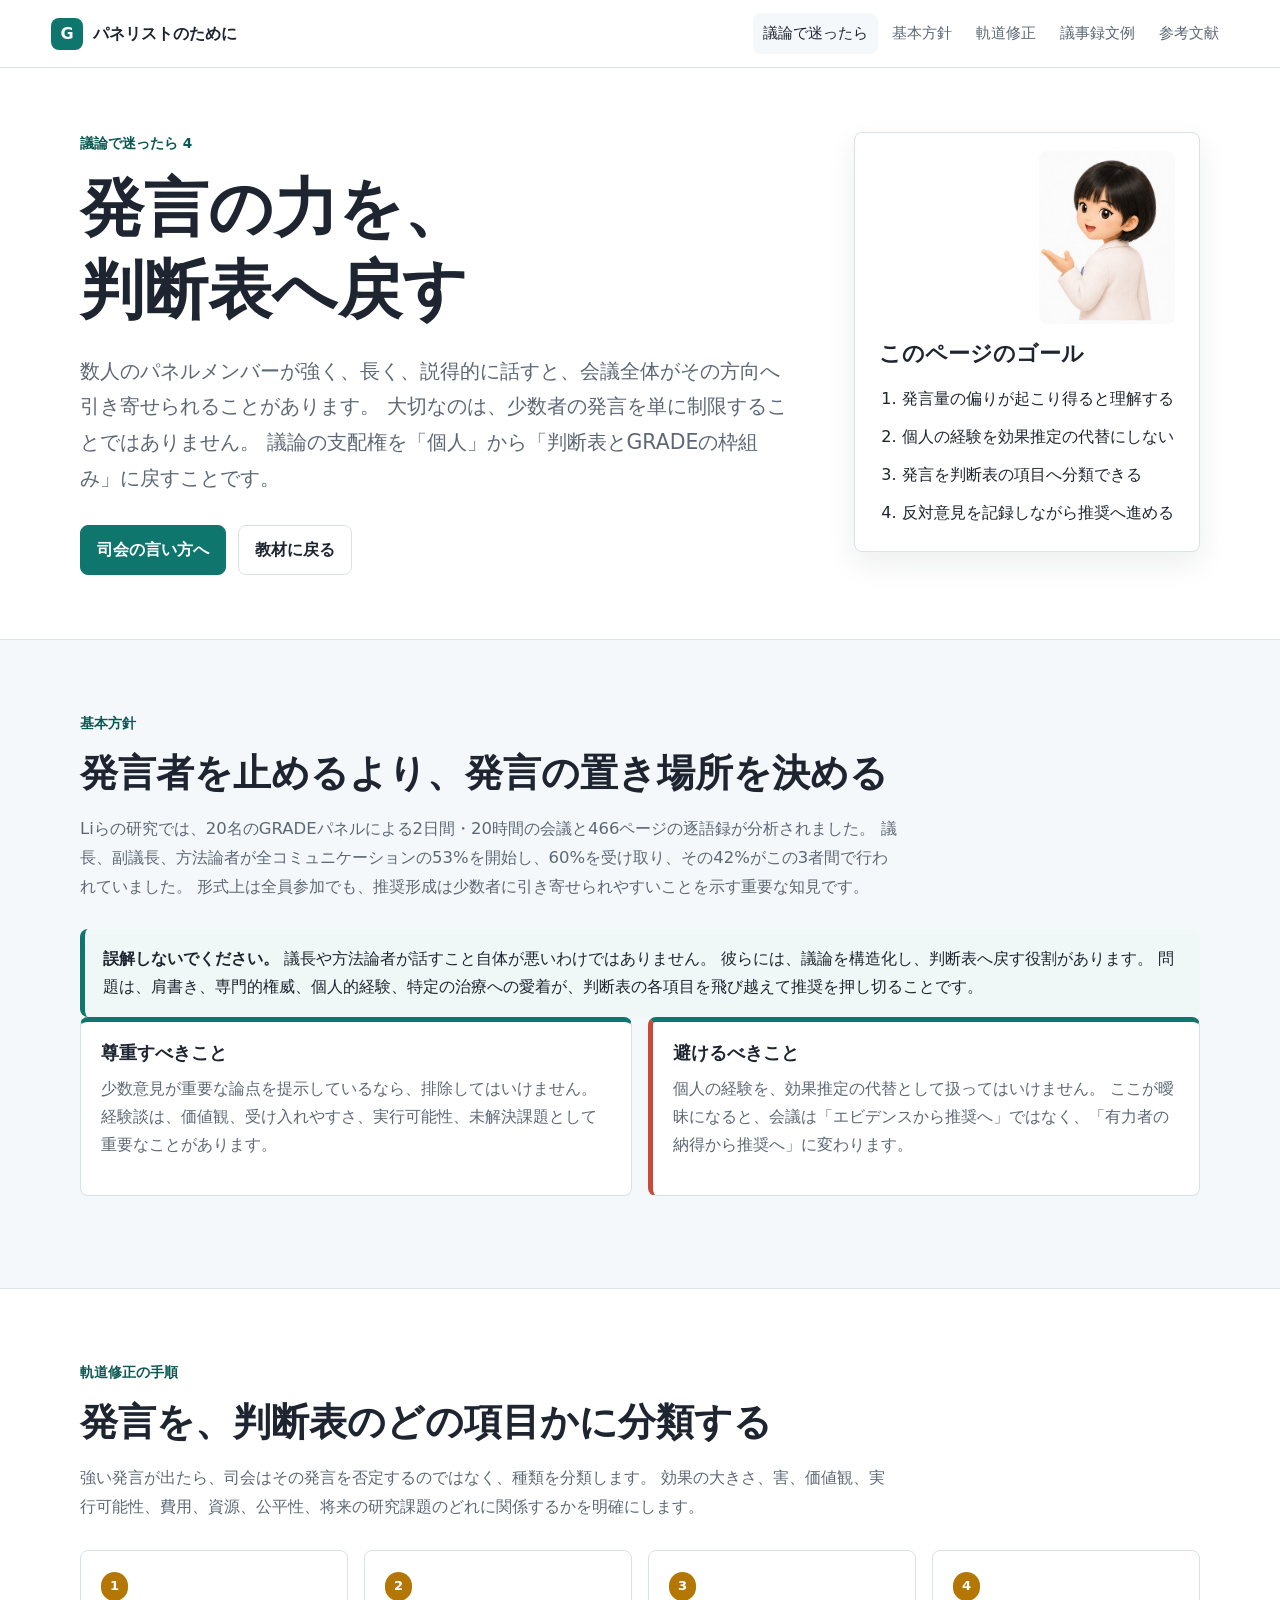
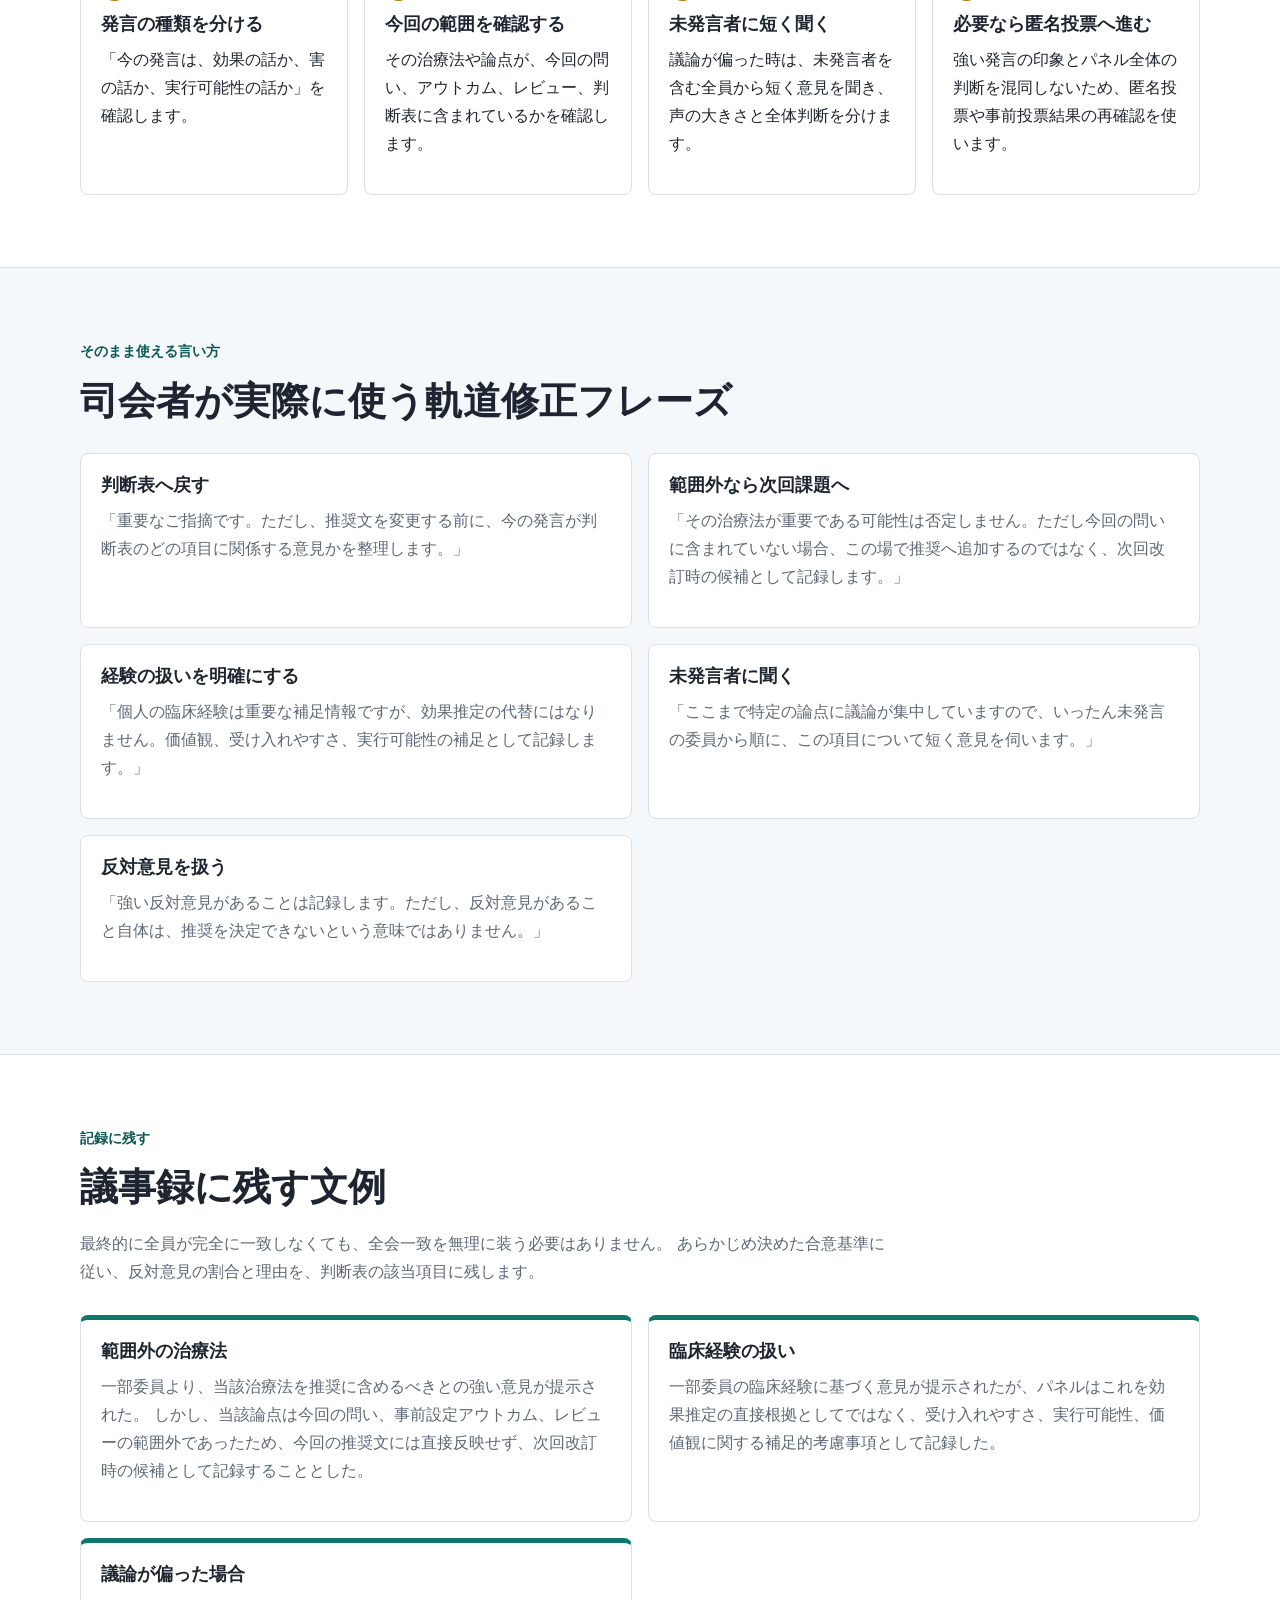
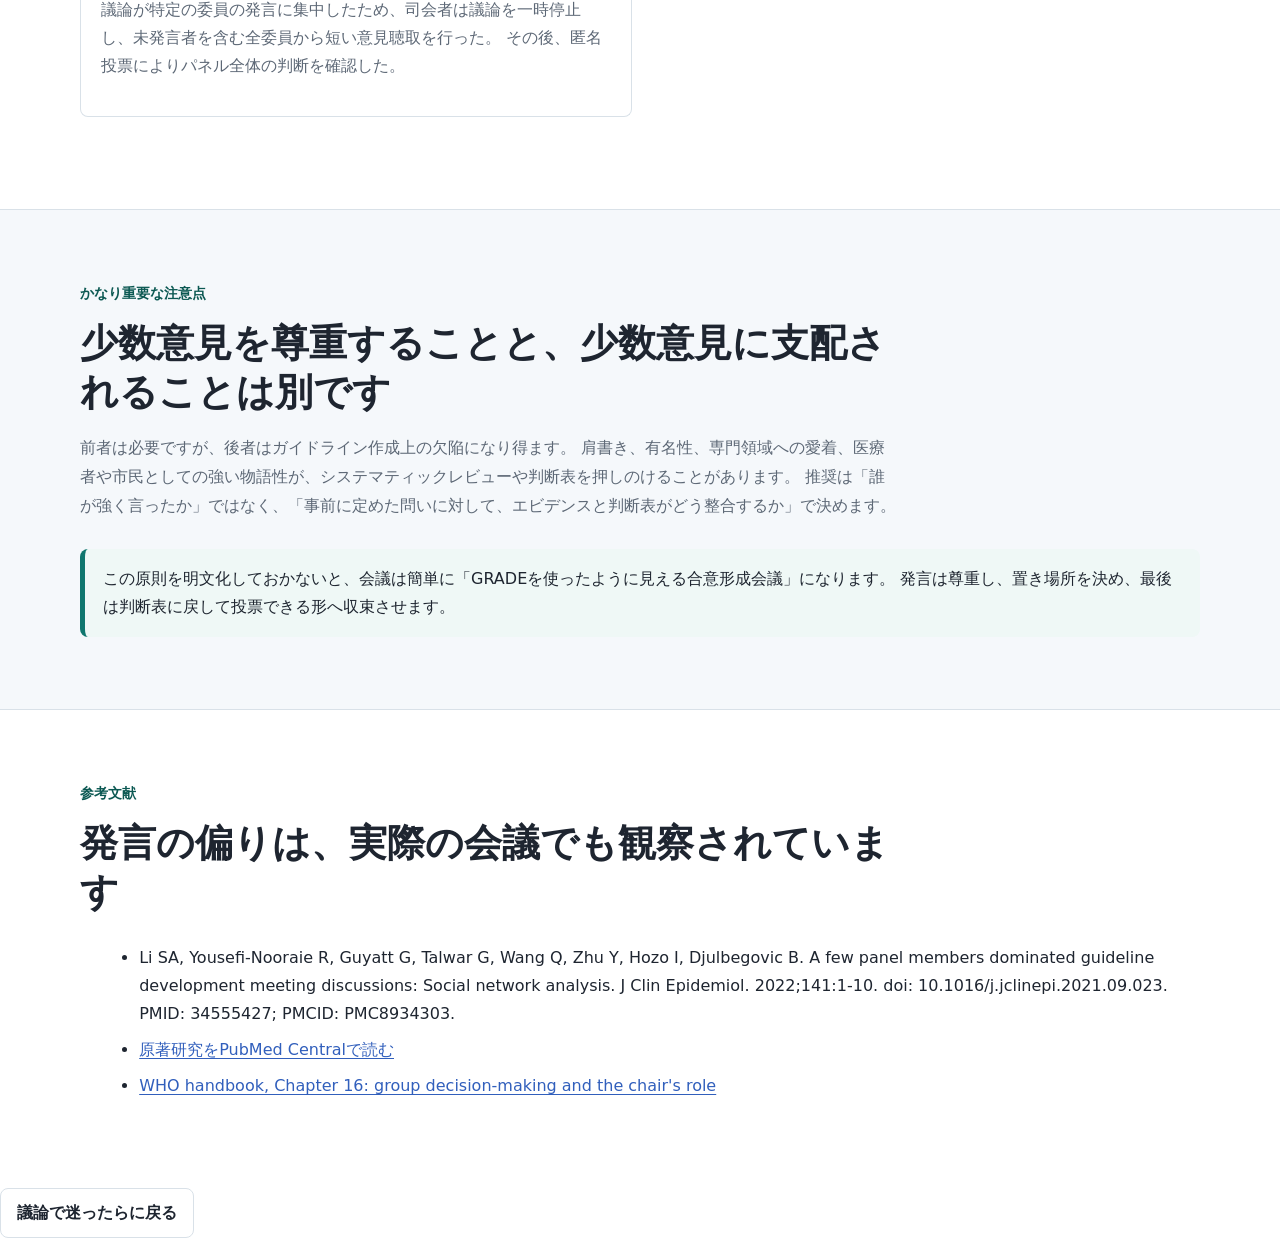
<file: dominant-discussion.html>
<!doctype html>
<html lang="ja">
  <head>
    <meta charset="utf-8">
    <meta name="viewport" content="width=device-width, initial-scale=1">
    <title>数人が議論を支配しそうな場合：議論で迷ったら</title>
    <meta
      name="description"
      content="診療ガイドライン開発会議で少数の参加者に議論が集中した時、発言を排除せず、EtD/GRADEの判断枠組みに戻して収束させる方法を学ぶ補助ページ。"
    >
    <link rel="stylesheet" href="assets/styles.css">
  </head>
  <body>
    <header class="topbar" data-topbar>
      <a class="brand" href="index.html#top" aria-label="教材トップへ">
        <span class="brand-mark" aria-hidden="true">G</span>
        <span>パネリストのために</span>
      </a>
      <nav class="topnav" aria-label="補助ページナビゲーション">
        <a href="panel-discussion-guide.html#discussion-help" aria-current="page">議論で迷ったら</a>
        <a href="#principle">基本方針</a>
        <a href="#facilitation">軌道修正</a>
        <a href="#minutes">議事録文例</a>
        <a href="#source">参考文献</a>
      </nav>
    </header>

    <main>
      <section class="hero section article-hero">
        <div class="hero-copy">
          <p class="eyebrow">議論で迷ったら 4</p>
          <h1>
            <span class="phrase">発言の力を、</span><span class="phrase">判断表へ戻す</span>
          </h1>
          <p class="lead">
            数人のパネルメンバーが強く、長く、説得的に話すと、会議全体がその方向へ引き寄せられることがあります。
            大切なのは、少数者の発言を単に制限することではありません。
            議論の支配権を「個人」から「判断表とGRADEの枠組み」に戻すことです。
          </p>
          <div class="page-actions">
            <a class="button primary" href="#phrases">司会の言い方へ</a>
            <a class="button secondary" href="panel-discussion-guide.html#discussion-help">教材に戻る</a>
          </div>
        </div>
        <aside class="hero-tool role-tool">
          <img class="mentor-avatar" src="assets/mentor/mentor-guide.jpg" alt="資料を案内するキャラクター">
          <h2>このページのゴール</h2>
          <ol class="goal-list">
            <li>発言量の偏りが起こり得ると理解する</li>
            <li>個人の経験を効果推定の代替にしない</li>
            <li>発言を判断表の項目へ分類できる</li>
            <li>反対意見を記録しながら推奨へ進める</li>
          </ol>
        </aside>
      </section>

      <section id="principle" class="section band">
        <div class="section-head">
          <p class="eyebrow">基本方針</p>
          <h2>発言者を止めるより、発言の置き場所を決める</h2>
          <p>
            Liらの研究では、20名のGRADEパネルによる2日間・20時間の会議と466ページの逐語録が分析されました。
            議長、副議長、方法論者が全コミュニケーションの53%を開始し、60%を受け取り、その42%がこの3者間で行われていました。
            形式上は全員参加でも、推奨形成は少数者に引き寄せられやすいことを示す重要な知見です。
          </p>
        </div>
        <div class="callout">
          <strong>誤解しないでください。</strong>
          議長や方法論者が話すこと自体が悪いわけではありません。
          彼らには、議論を構造化し、判断表へ戻す役割があります。
          問題は、肩書き、専門的権威、個人的経験、特定の治療への愛着が、判断表の各項目を飛び越えて推奨を押し切ることです。
        </div>
        <div class="concept-grid">
          <article class="concept-card">
            <h3>尊重すべきこと</h3>
            <p>
              少数意見が重要な論点を提示しているなら、排除してはいけません。
              経験談は、価値観、受け入れやすさ、実行可能性、未解決課題として重要なことがあります。
            </p>
          </article>
          <article class="concept-card warning">
            <h3>避けるべきこと</h3>
            <p>
              個人の経験を、効果推定の代替として扱ってはいけません。
              ここが曖昧になると、会議は「エビデンスから推奨へ」ではなく、「有力者の納得から推奨へ」に変わります。
            </p>
          </article>
        </div>
      </section>

      <section id="facilitation" class="section">
        <div class="section-head">
          <p class="eyebrow">軌道修正の手順</p>
          <h2>発言を、判断表のどの項目かに分類する</h2>
          <p>
            強い発言が出たら、司会はその発言を否定するのではなく、種類を分類します。
            効果の大きさ、害、価値観、実行可能性、費用、資源、公平性、将来の研究課題のどれに関係するかを明確にします。
          </p>
        </div>
        <div class="post-flow">
          <article>
            <span class="time-badge">1</span>
            <h3>発言の種類を分ける</h3>
            <p>「今の発言は、効果の話か、害の話か、実行可能性の話か」を確認します。</p>
          </article>
          <article>
            <span class="time-badge">2</span>
            <h3>今回の範囲を確認する</h3>
            <p>その治療法や論点が、今回の問い、アウトカム、レビュー、判断表に含まれているかを確認します。</p>
          </article>
          <article>
            <span class="time-badge">3</span>
            <h3>未発言者に短く聞く</h3>
            <p>議論が偏った時は、未発言者を含む全員から短く意見を聞き、声の大きさと全体判断を分けます。</p>
          </article>
          <article>
            <span class="time-badge">4</span>
            <h3>必要なら匿名投票へ進む</h3>
            <p>強い発言の印象とパネル全体の判断を混同しないため、匿名投票や事前投票結果の再確認を使います。</p>
          </article>
        </div>
      </section>

      <section id="phrases" class="section band">
        <div class="section-head">
          <p class="eyebrow">そのまま使える言い方</p>
          <h2>司会者が実際に使う軌道修正フレーズ</h2>
        </div>
        <div class="lesson-grid">
          <article class="lesson">
            <h3>判断表へ戻す</h3>
            <p>
              「重要なご指摘です。ただし、推奨文を変更する前に、今の発言が判断表のどの項目に関係する意見かを整理します。」
            </p>
          </article>
          <article class="lesson">
            <h3>範囲外なら次回課題へ</h3>
            <p>
              「その治療法が重要である可能性は否定しません。ただし今回の問いに含まれていない場合、この場で推奨へ追加するのではなく、次回改訂時の候補として記録します。」
            </p>
          </article>
          <article class="lesson">
            <h3>経験の扱いを明確にする</h3>
            <p>
              「個人の臨床経験は重要な補足情報ですが、効果推定の代替にはなりません。価値観、受け入れやすさ、実行可能性の補足として記録します。」
            </p>
          </article>
          <article class="lesson">
            <h3>未発言者に聞く</h3>
            <p>
              「ここまで特定の論点に議論が集中していますので、いったん未発言の委員から順に、この項目について短く意見を伺います。」
            </p>
          </article>
          <article class="lesson">
            <h3>反対意見を扱う</h3>
            <p>
              「強い反対意見があることは記録します。ただし、反対意見があること自体は、推奨を決定できないという意味ではありません。」
            </p>
          </article>
        </div>
      </section>

      <section id="minutes" class="section">
        <div class="section-head">
          <p class="eyebrow">記録に残す</p>
          <h2>議事録に残す文例</h2>
          <p>
            最終的に全員が完全に一致しなくても、全会一致を無理に装う必要はありません。
            あらかじめ決めた合意基準に従い、反対意見の割合と理由を、判断表の該当項目に残します。
          </p>
        </div>
        <div class="concept-grid">
          <article class="concept-card">
            <h3>範囲外の治療法</h3>
            <p>
              一部委員より、当該治療法を推奨に含めるべきとの強い意見が提示された。
              しかし、当該論点は今回の問い、事前設定アウトカム、レビューの範囲外であったため、今回の推奨文には直接反映せず、次回改訂時の候補として記録することとした。
            </p>
          </article>
          <article class="concept-card">
            <h3>臨床経験の扱い</h3>
            <p>
              一部委員の臨床経験に基づく意見が提示されたが、パネルはこれを効果推定の直接根拠としてではなく、受け入れやすさ、実行可能性、価値観に関する補足的考慮事項として記録した。
            </p>
          </article>
          <article class="concept-card">
            <h3>議論が偏った場合</h3>
            <p>
              議論が特定の委員の発言に集中したため、司会者は議論を一時停止し、未発言者を含む全委員から短い意見聴取を行った。
              その後、匿名投票によりパネル全体の判断を確認した。
            </p>
          </article>
        </div>
      </section>

      <section class="section band">
        <div class="section-head">
          <p class="eyebrow">かなり重要な注意点</p>
          <h2>少数意見を尊重することと、少数意見に支配されることは別です</h2>
          <p>
            前者は必要ですが、後者はガイドライン作成上の欠陥になり得ます。
            肩書き、有名性、専門領域への愛着、医療者や市民としての強い物語性が、システマティックレビューや判断表を押しのけることがあります。
            推奨は「誰が強く言ったか」ではなく、「事前に定めた問いに対して、エビデンスと判断表がどう整合するか」で決めます。
          </p>
        </div>
        <div class="callout">
          この原則を明文化しておかないと、会議は簡単に「GRADEを使ったように見える合意形成会議」になります。
          発言は尊重し、置き場所を決め、最後は判断表に戻して投票できる形へ収束させます。
        </div>
      </section>

      <section id="source" class="section">
        <div class="section-head">
          <p class="eyebrow">参考文献</p>
          <h2>発言の偏りは、実際の会議でも観察されています</h2>
        </div>
        <div class="source-list">
          <ul>
            <li>
            Li SA, Yousefi-Nooraie R, Guyatt G, Talwar G, Wang Q, Zhu Y, Hozo I, Djulbegovic B.
            A few panel members dominated guideline development meeting discussions: Social network analysis.
            J Clin Epidemiol. 2022;141:1-10.
            doi: 10.1016/j.jclinepi.2021.09.023. PMID: 34555427; PMCID: PMC8934303.
            </li>
            <li><a href="https://pmc.ncbi.nlm.nih.gov/articles/PMC8934303/">原著研究をPubMed Centralで読む</a></li>
            <li><a href="https://www.who.int/publications/i/item/9789241548960">WHO handbook, Chapter 16: group decision-making and the chair's role</a></li>
          </ul>
        </div>
      </section>
    </main>

    <footer class="footer">
      <a class="button secondary" href="panel-discussion-guide.html#discussion-help">議論で迷ったらに戻る</a>
    </footer>
  </body>
</html>
</file>
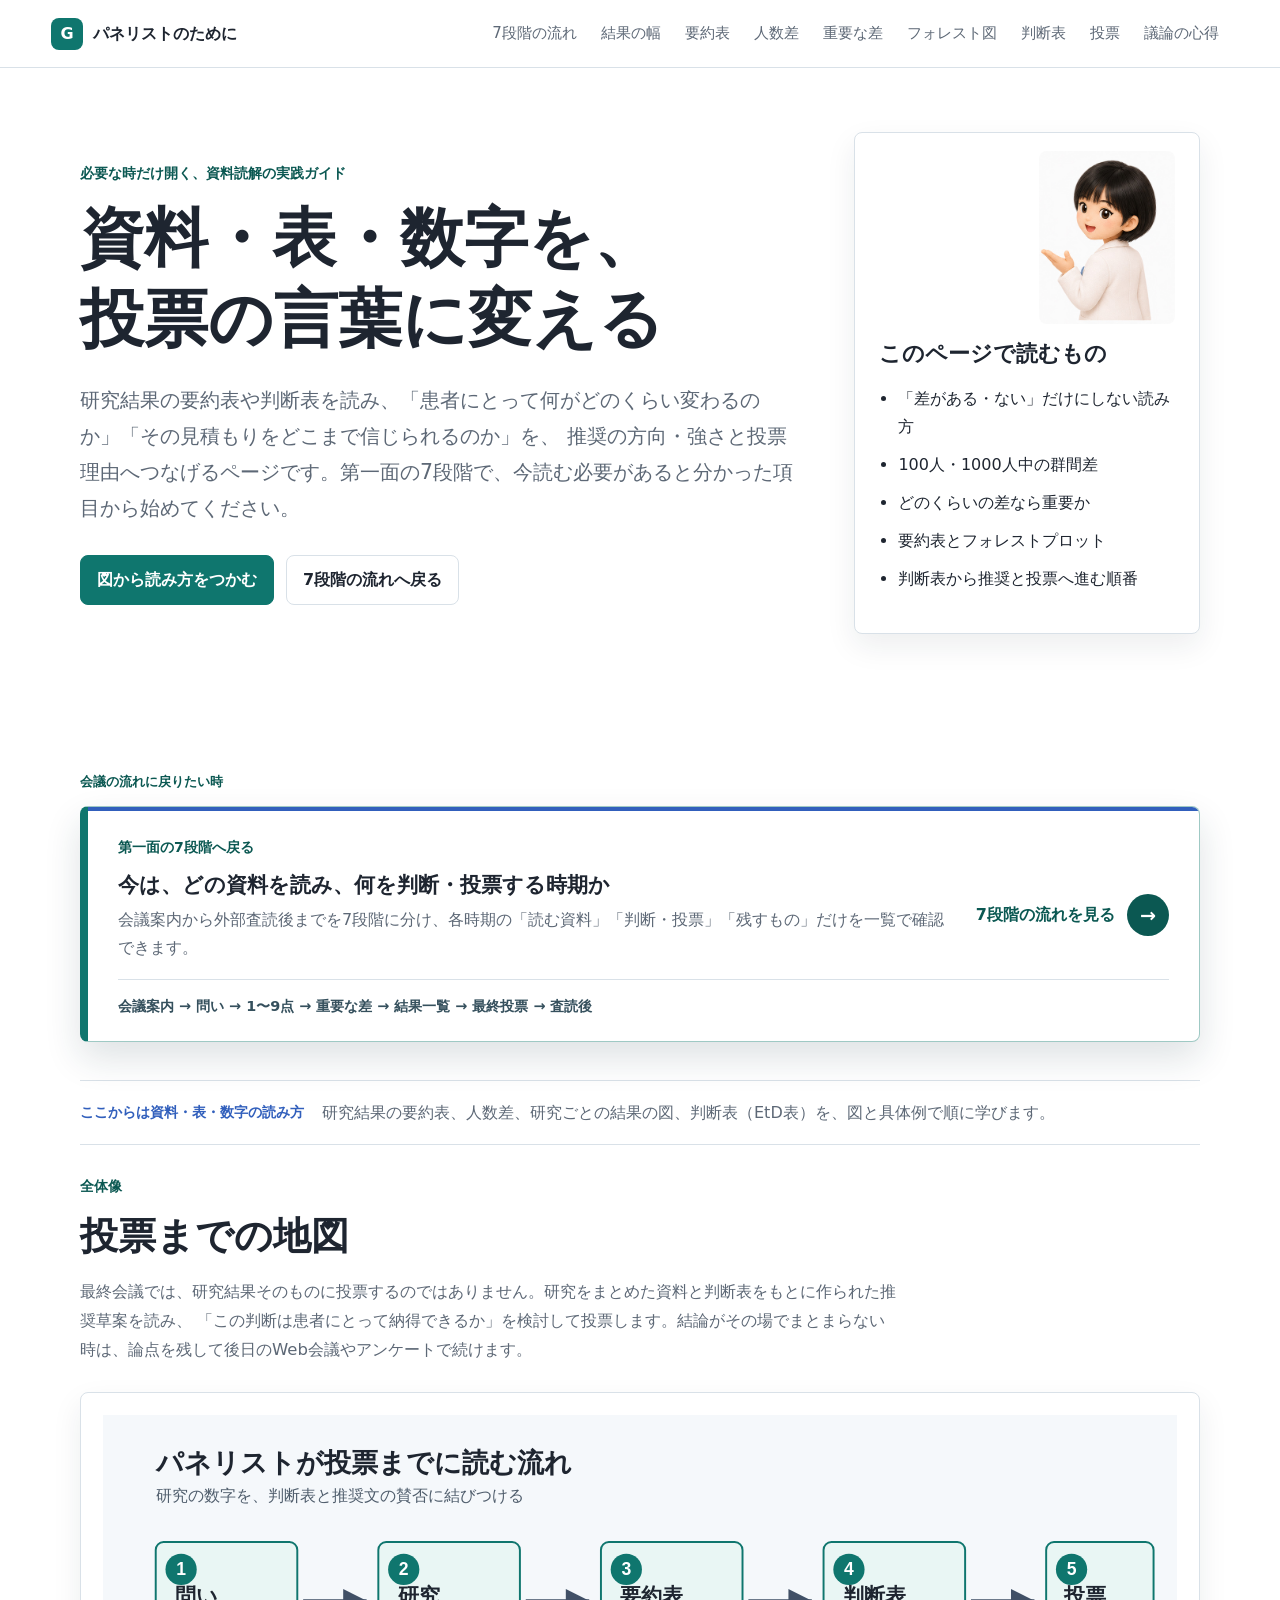
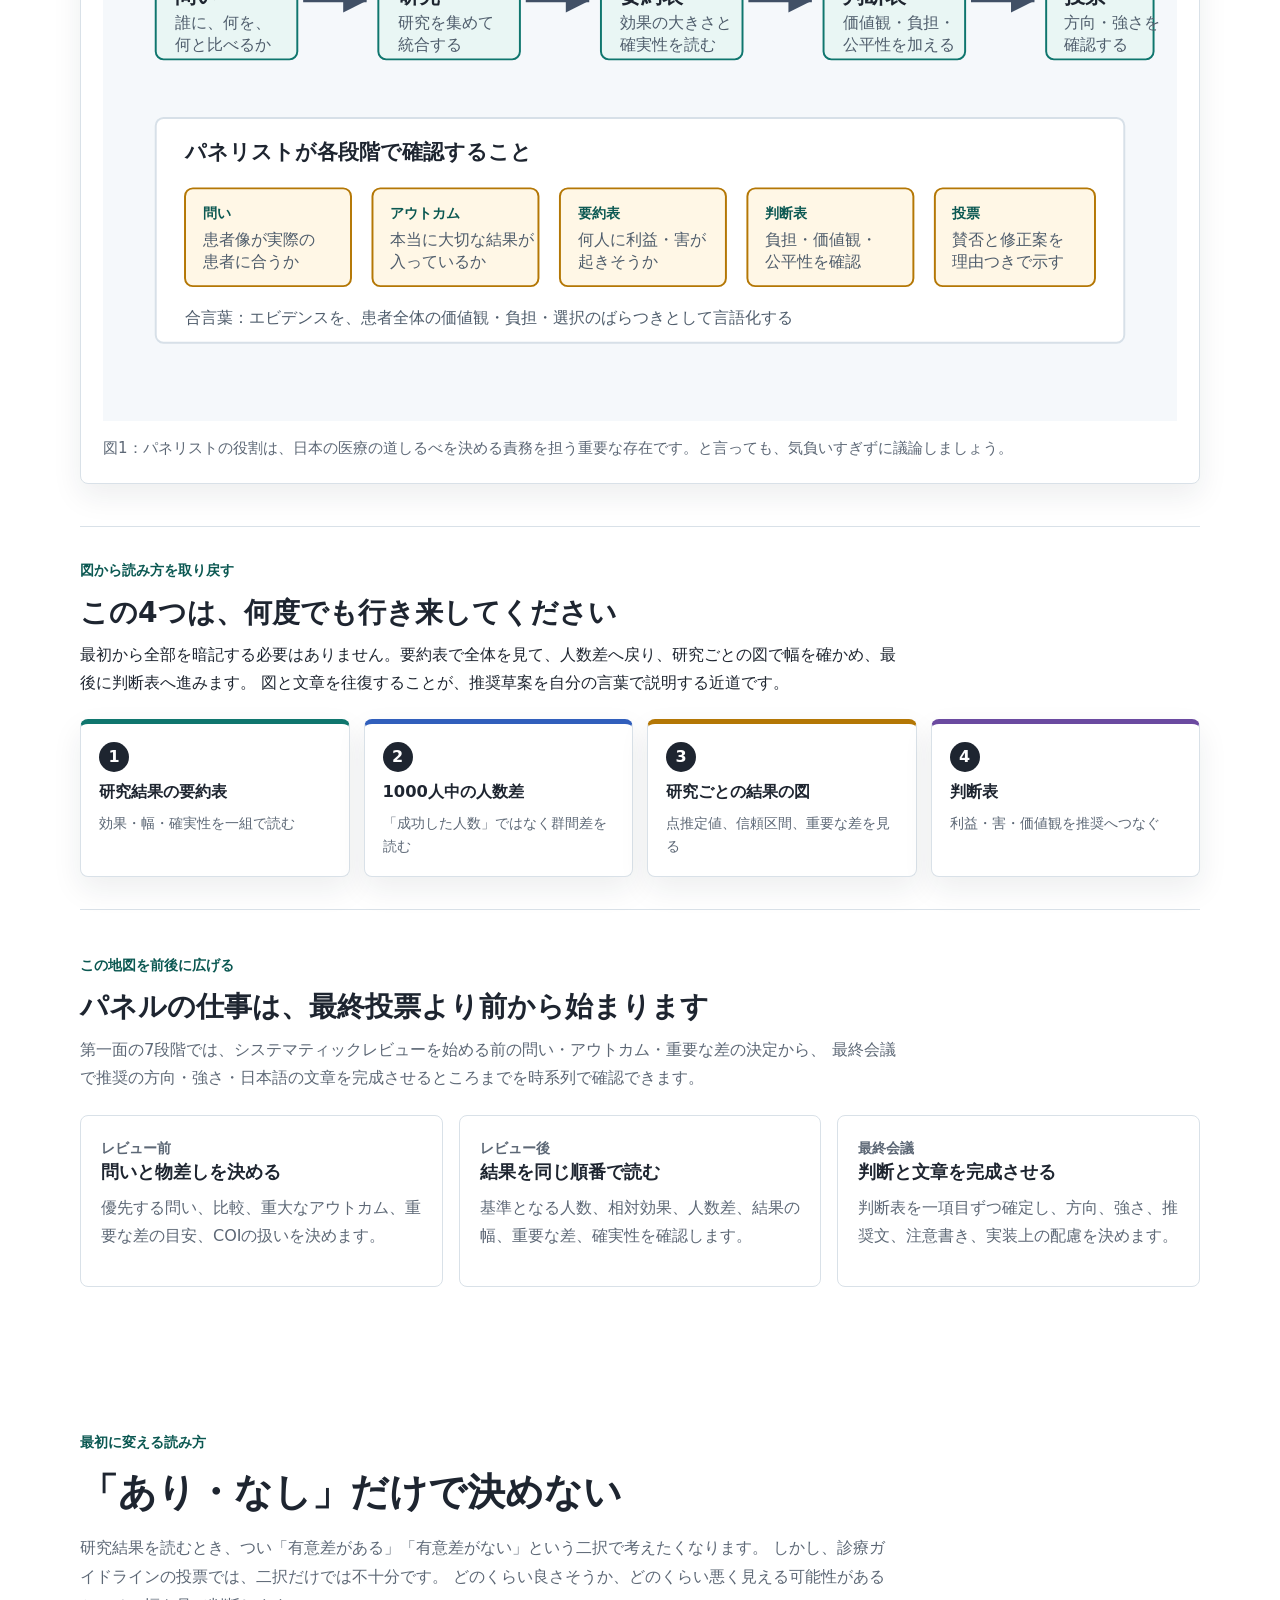
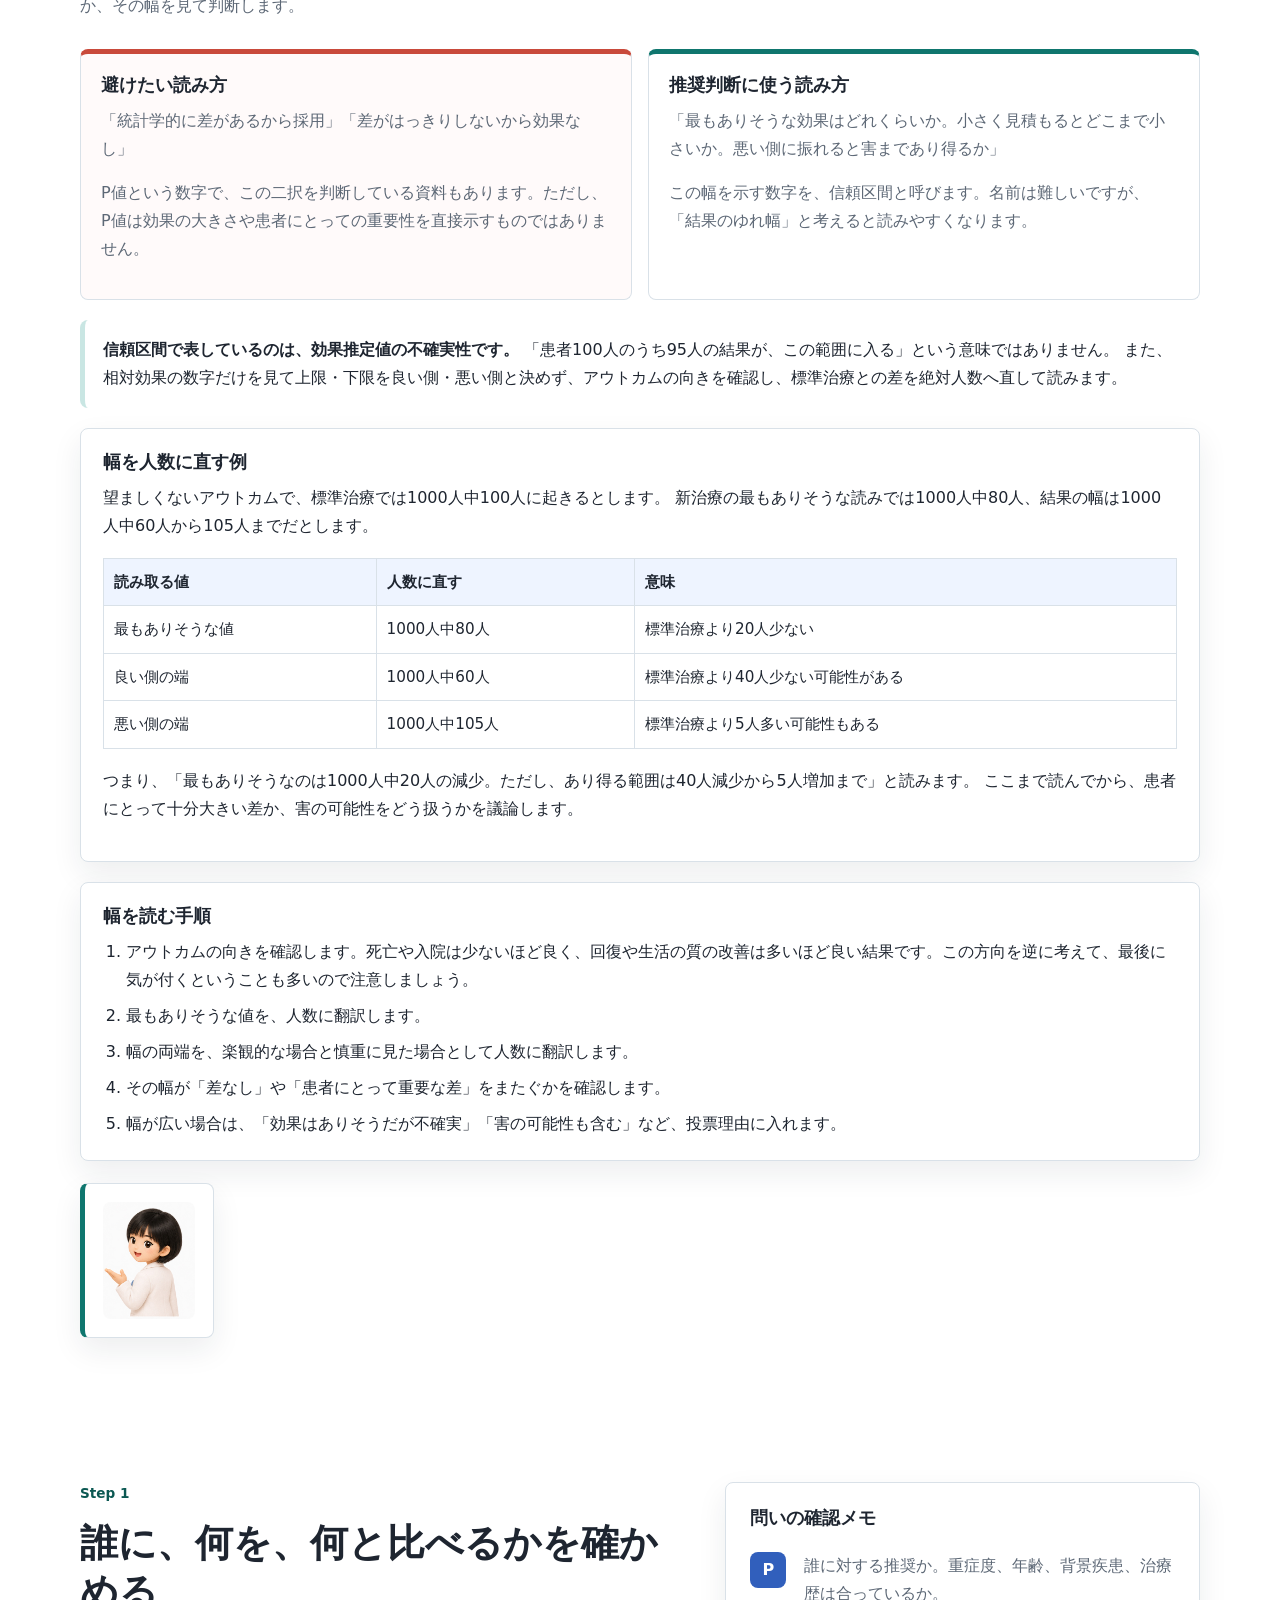
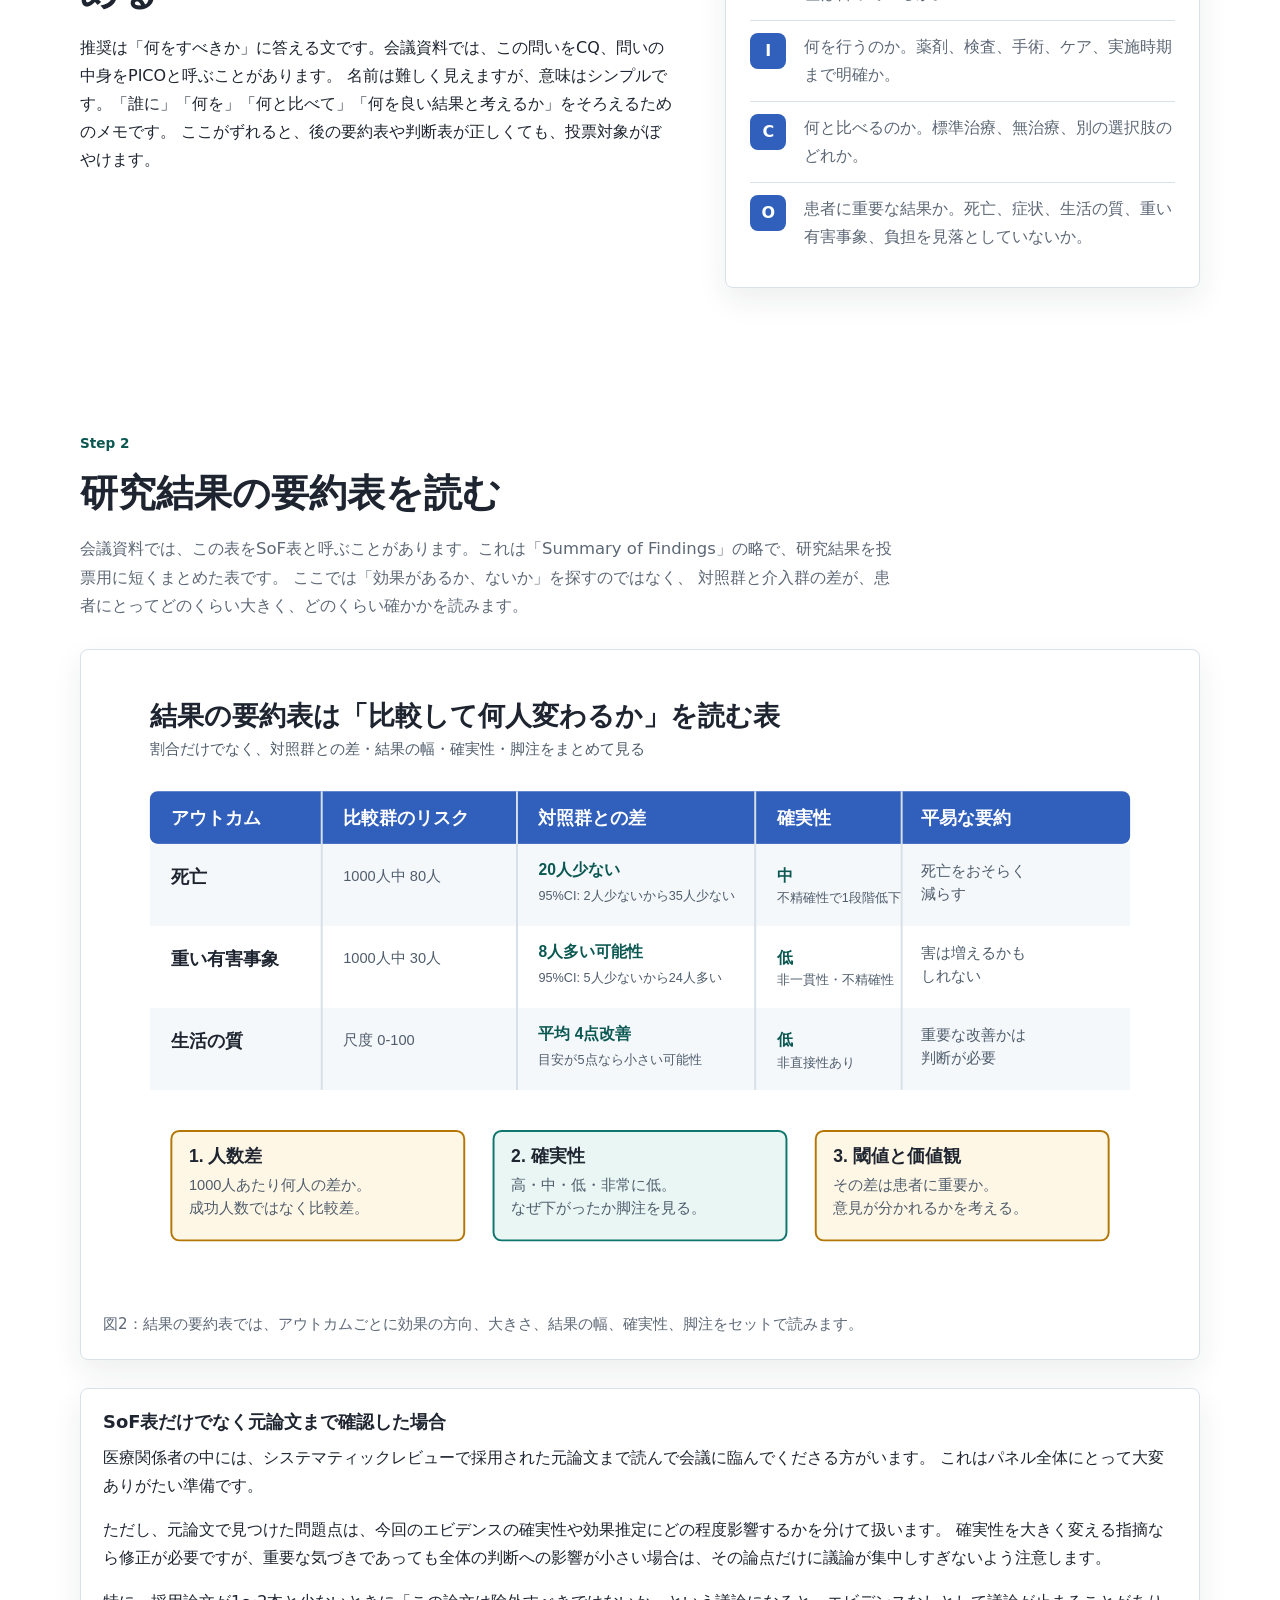
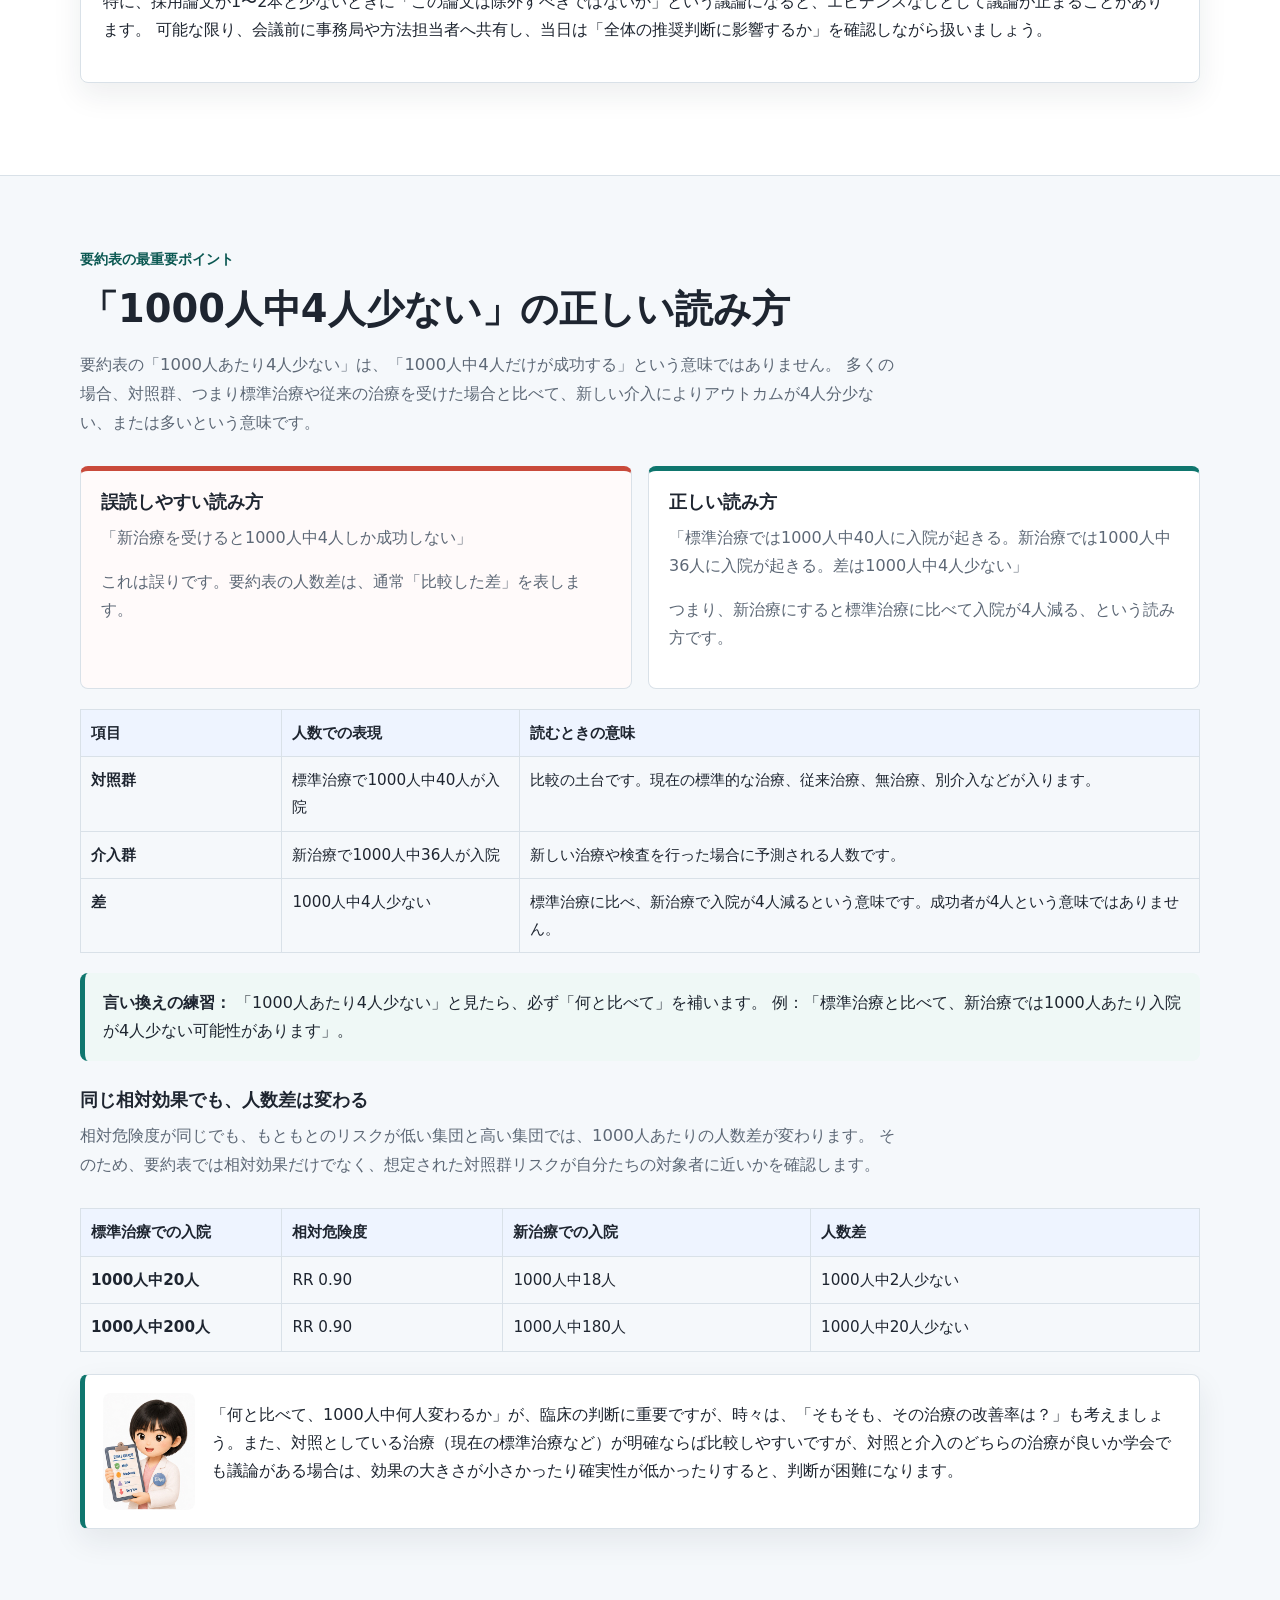
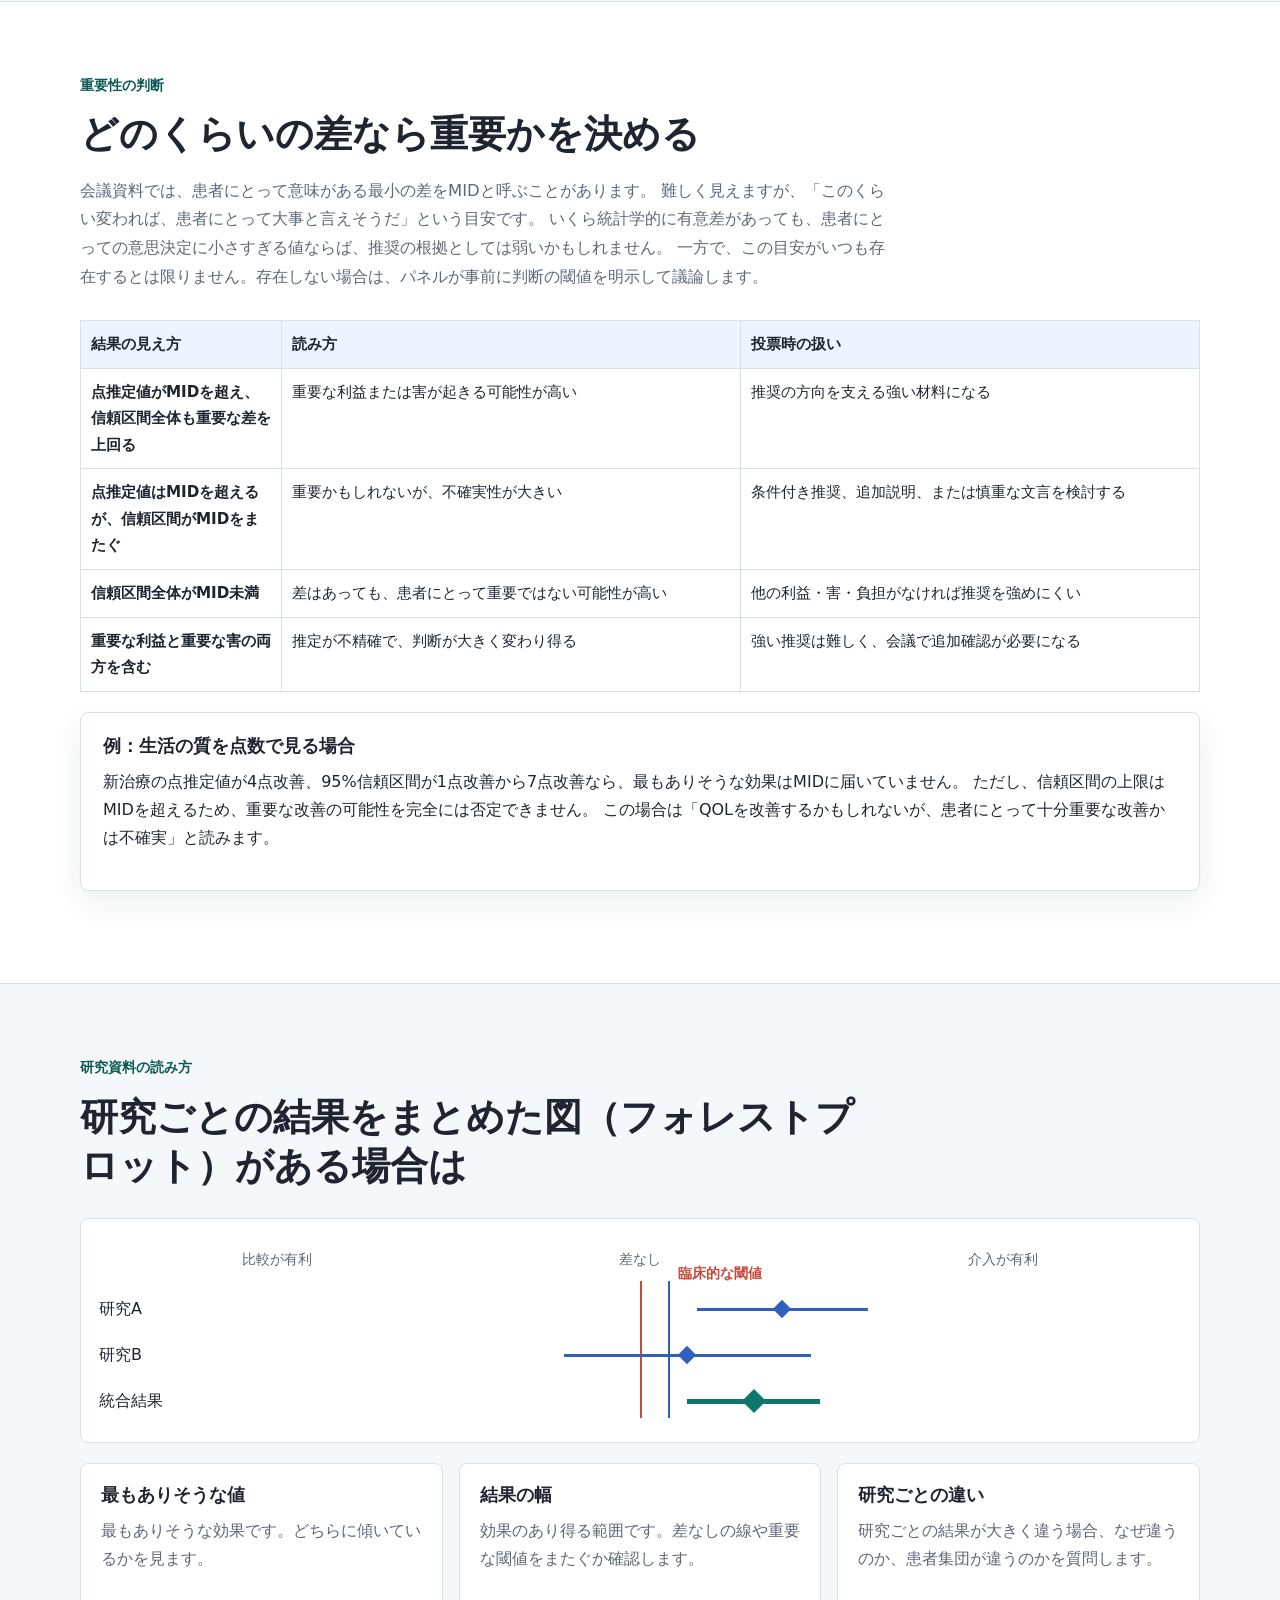
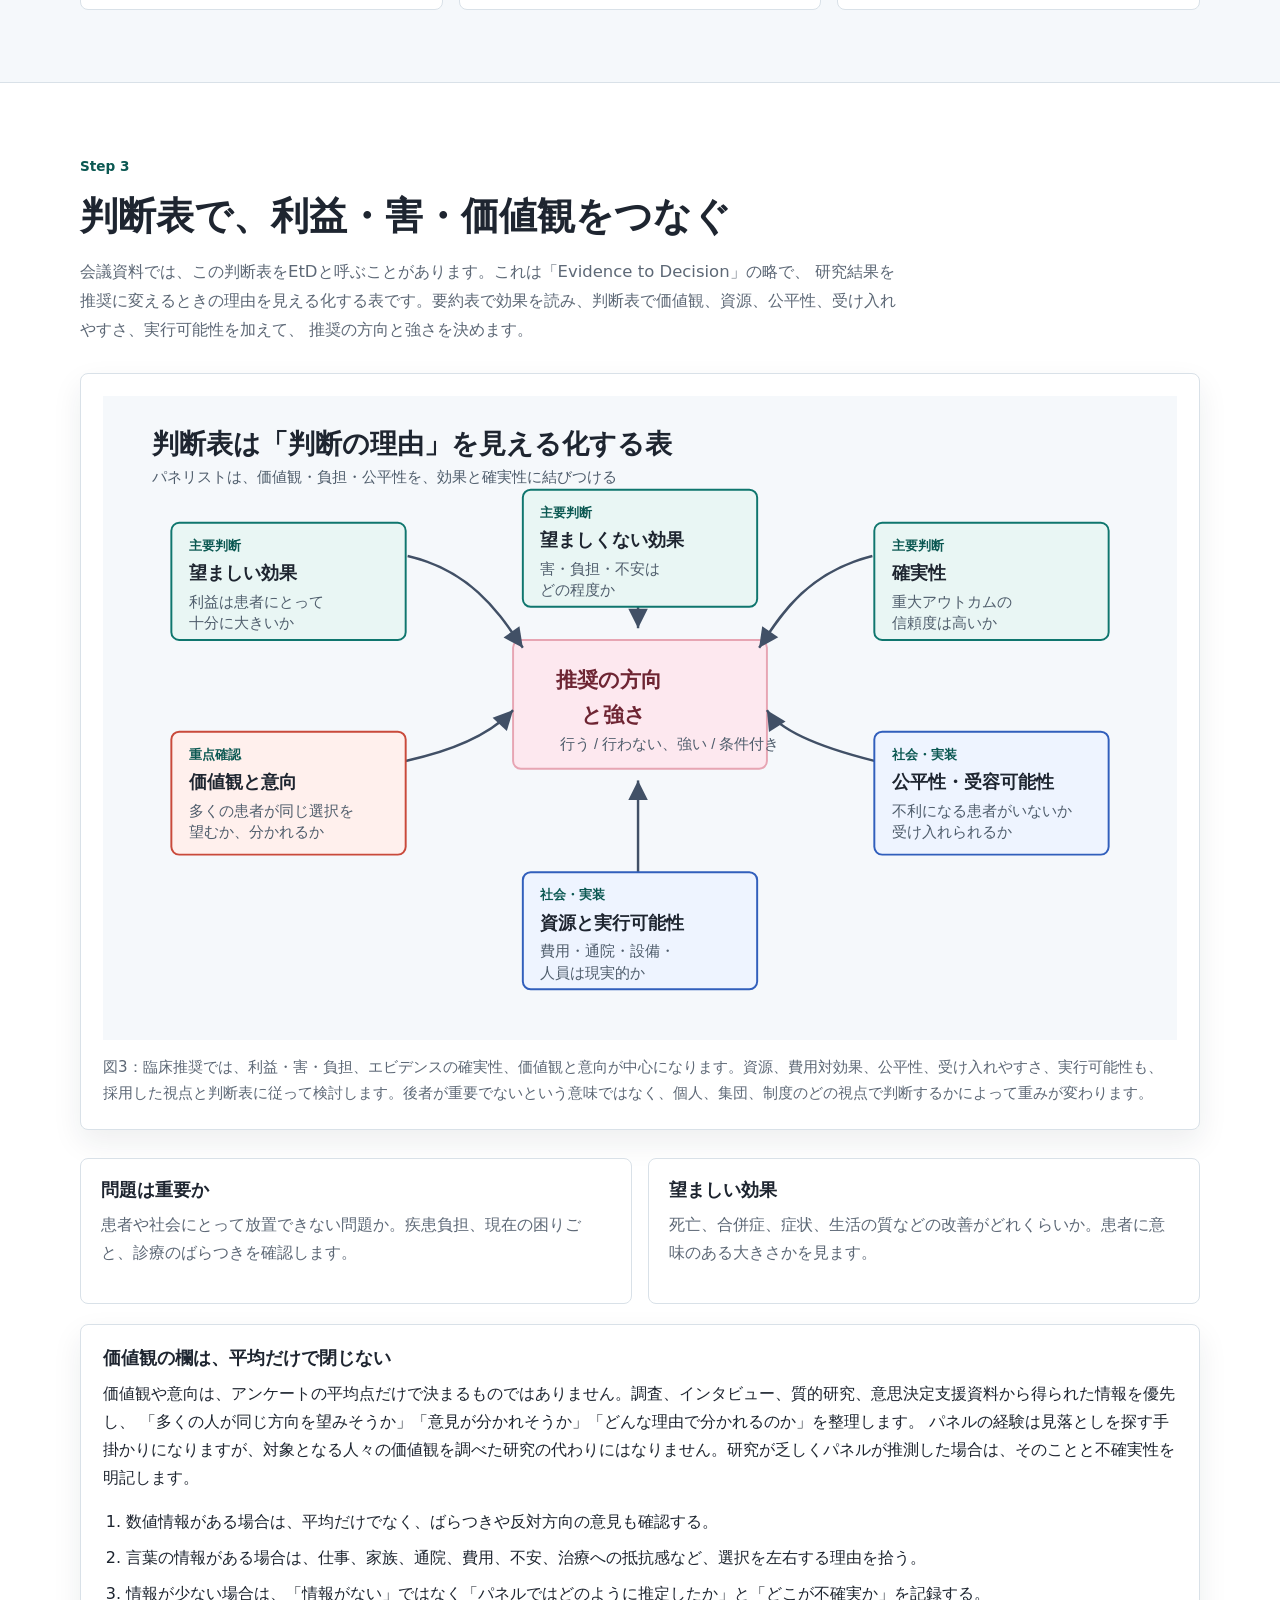
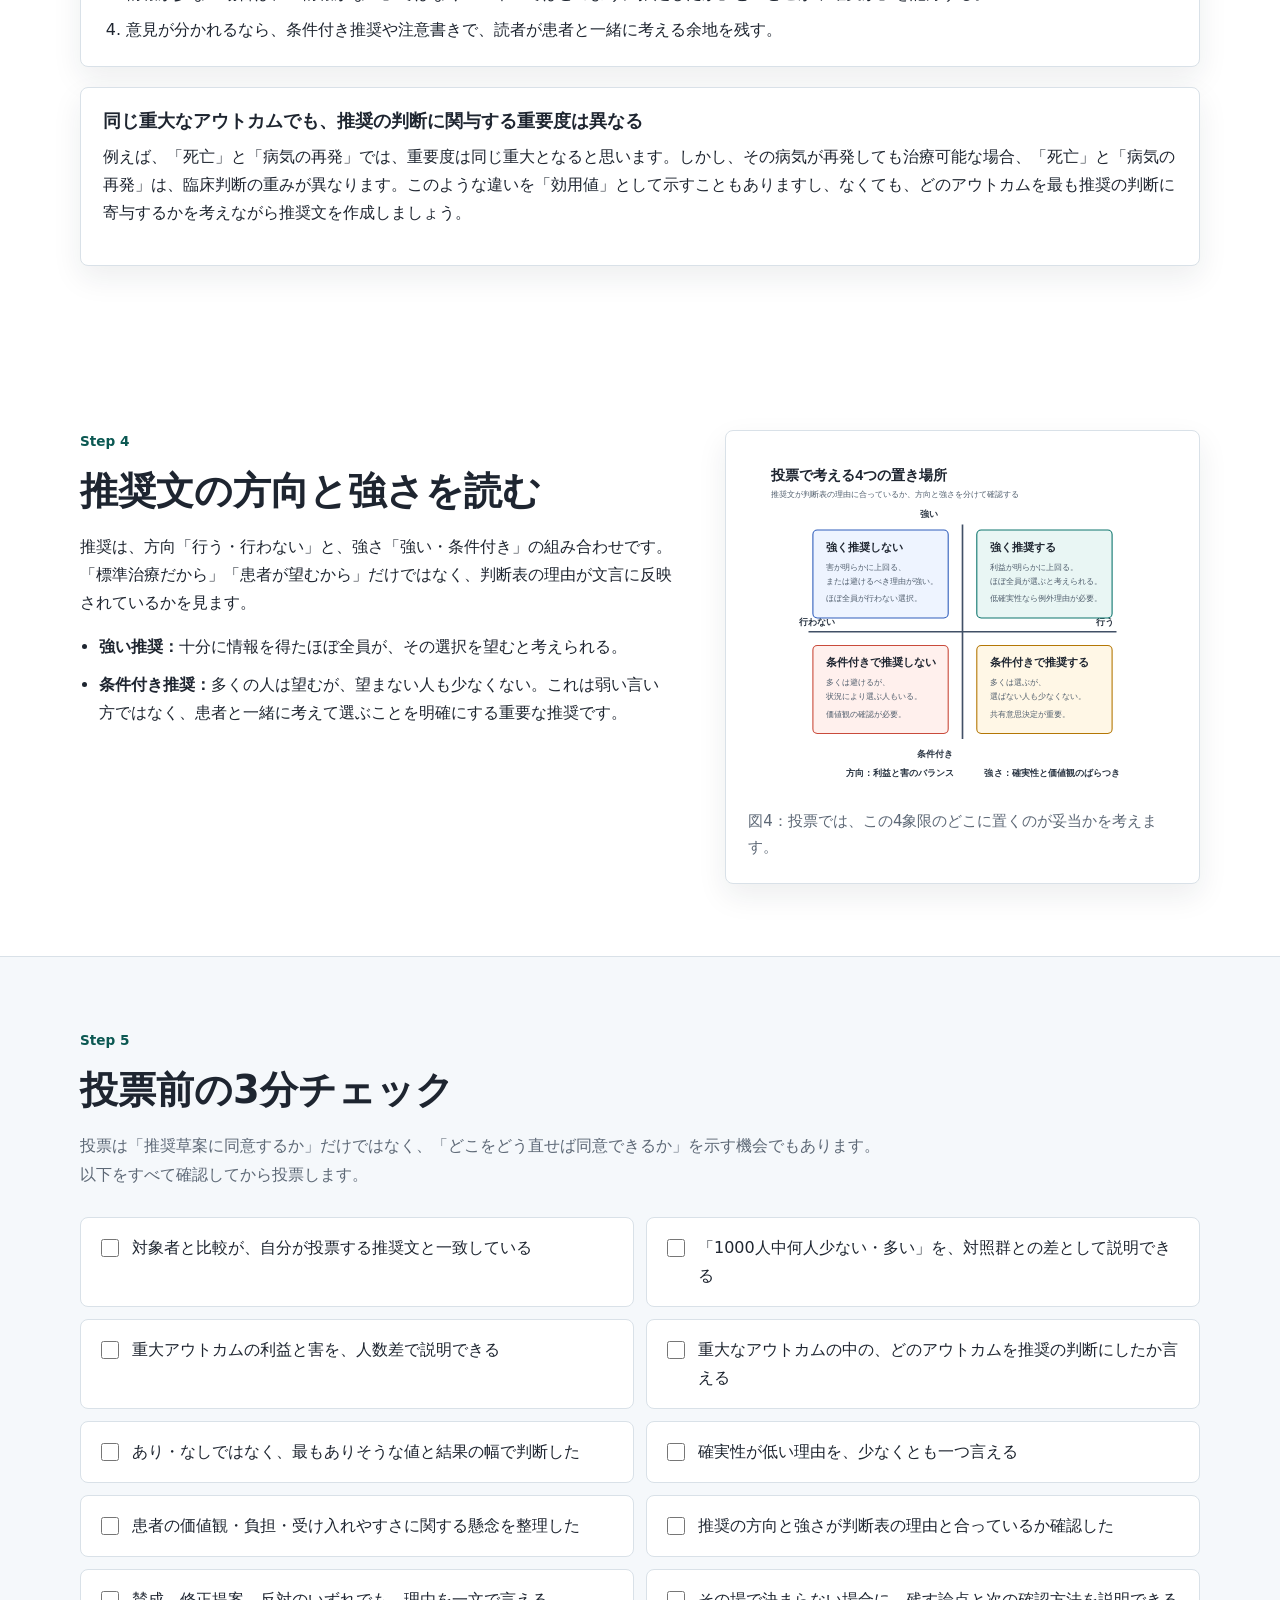
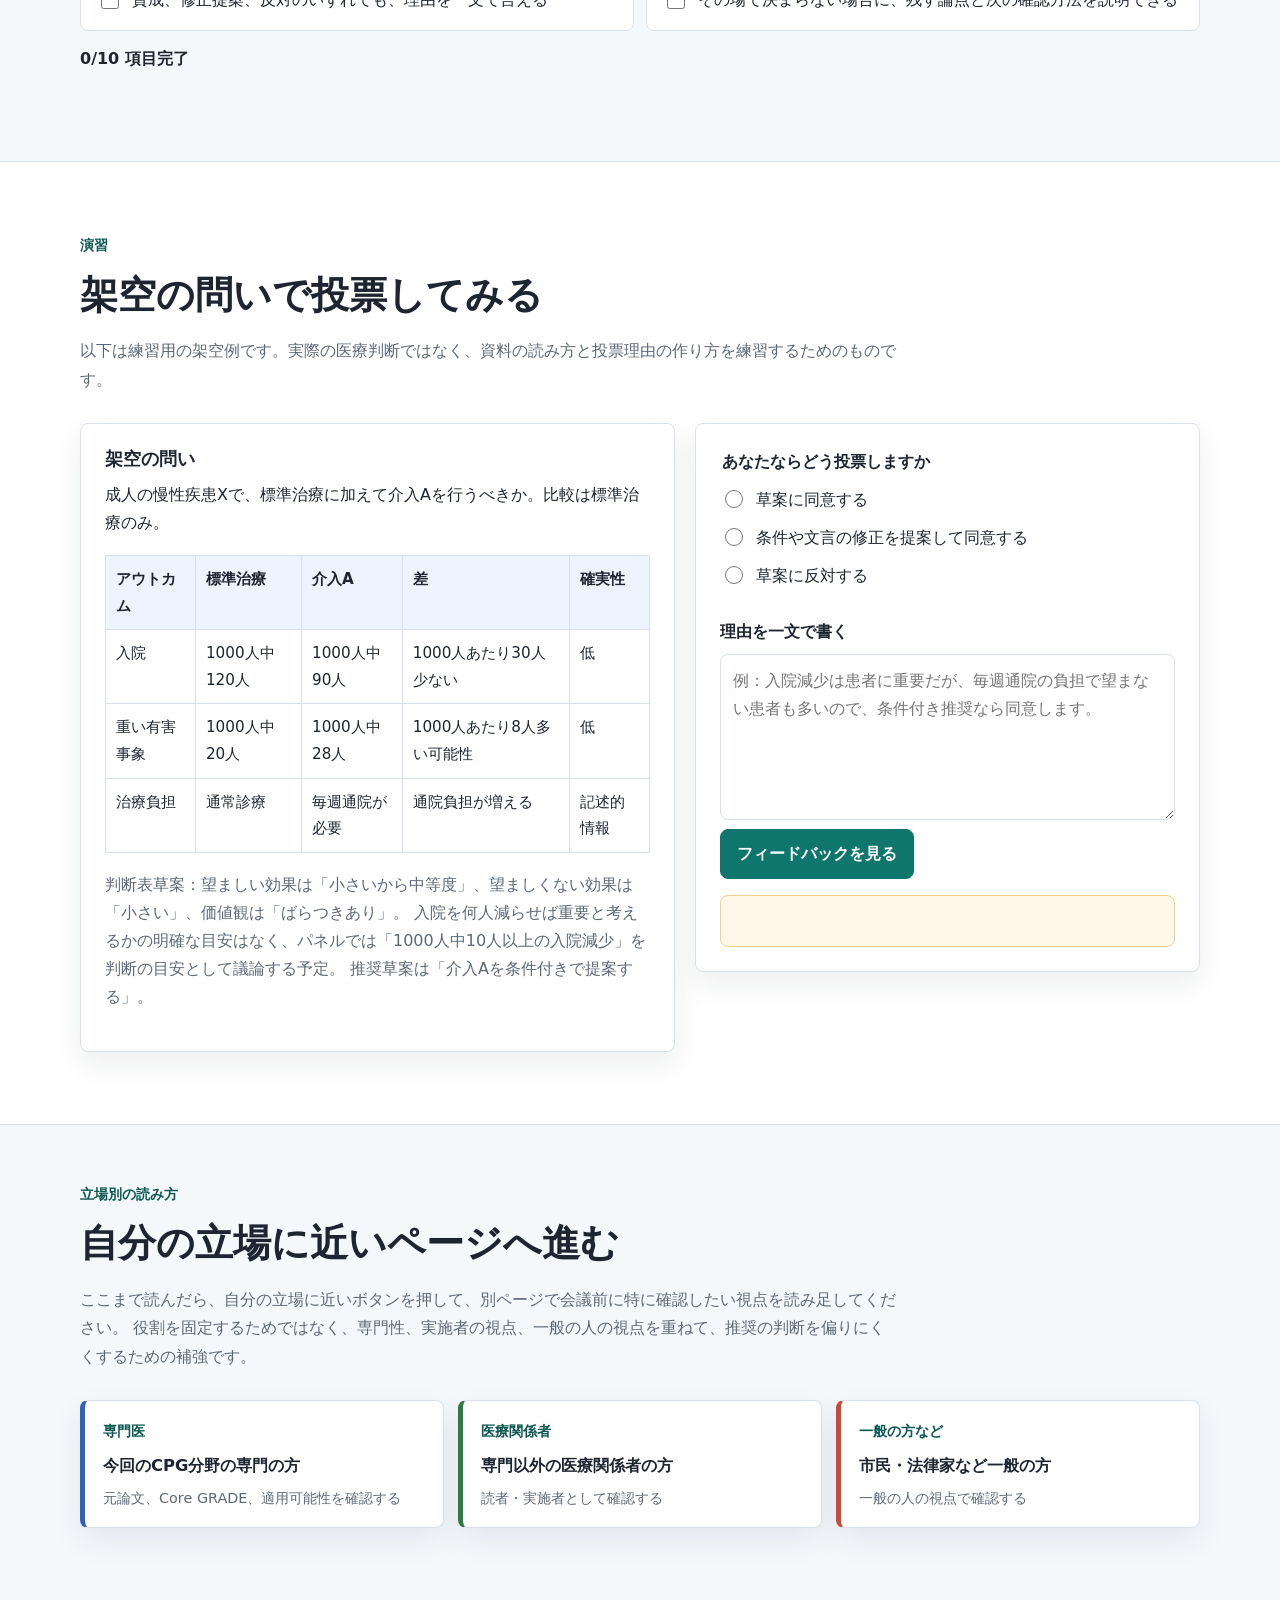
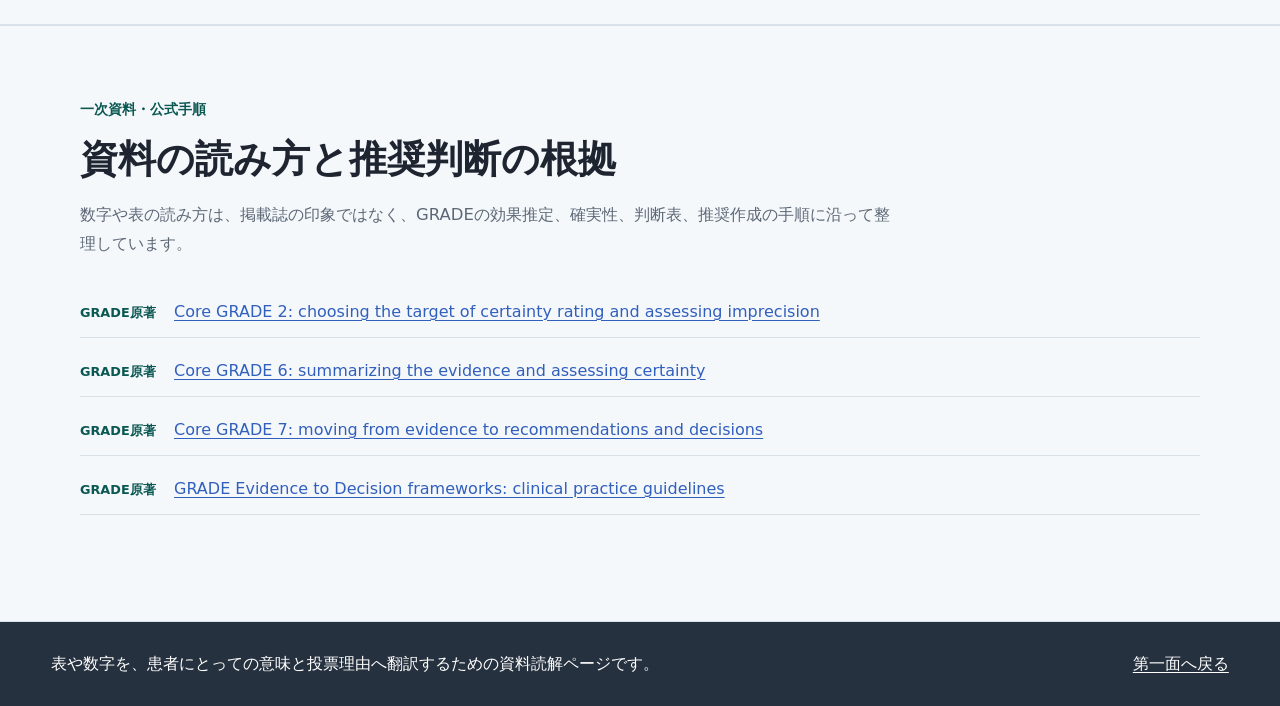
<file: evidence-reading.html>
<!doctype html>
<html lang="ja">
  <head>
    <meta charset="utf-8">
    <meta name="viewport" content="width=device-width, initial-scale=1">
    <title>資料・表・数字の読み方 | パネリストのために</title>
    <meta name="description" content="診療ガイドラインのパネリストが、要約表、人数差、信頼区間、重要な差、フォレストプロット、判断表を投票理由へつなげる実践教材。">
    <link rel="stylesheet" href="assets/styles.css">
  </head>
  <body class="evidence-reading-page">
    <header class="topbar" data-topbar>
      <a class="brand" href="index.html#top" aria-label="第一面へ戻る">
        <span class="brand-mark" aria-hidden="true">G</span>
        <span>パネリストのために</span>
      </a>
      <nav class="topnav" aria-label="資料の読み方の目次">
        <a href="index.html#action-map">7段階の流れ</a>
        <a href="#ci">結果の幅</a>
        <a href="#sof">要約表</a>
        <a href="#absolute-effect">人数差</a>
        <a href="#mid">重要な差</a>
        <a href="#forest-plot">フォレスト図</a>
        <a href="#etd">判断表</a>
        <a href="#vote">投票</a>
        <a href="panel-discussion-guide.html">議論の心得</a>
      </nav>
    </header>

    <main id="top">
      <section class="hero section article-hero reading-guide-hero">
        <div class="hero-copy">
          <p class="eyebrow">必要な時だけ開く、資料読解の実践ガイド</p>
          <h1><span class="phrase">資料・表・数字を、</span><span class="phrase">投票の言葉に変える</span></h1>
          <p class="lead">
            研究結果の要約表や判断表を読み、「患者にとって何がどのくらい変わるのか」「その見積もりをどこまで信じられるのか」を、
            推奨の方向・強さと投票理由へつなげるページです。第一面の7段階で、今読む必要があると分かった項目から始めてください。
          </p>
          <div class="page-actions">
            <a class="button primary" href="#visual-reading">図から読み方をつかむ</a>
            <a class="button secondary" href="index.html#action-map">7段階の流れへ戻る</a>
          </div>
        </div>
        <aside class="hero-tool" aria-label="このページで読めること">
          <img class="mentor-avatar" src="assets/mentor/mentor-guide.jpg" alt="案内役が資料の読み方を示しているイラスト">
          <h2>このページで読むもの</h2>
          <ul class="plain-list">
            <li>「差がある・ない」だけにしない読み方</li>
            <li>100人・1000人中の群間差</li>
            <li>どのくらいの差なら重要か</li>
            <li>要約表とフォレストプロット</li>
            <li>判断表から推奨と投票へ進む順番</li>
          </ul>
        </aside>
      </section>

      <section id="route" class="section">
        <div class="workflow-entry-block">
          <p class="workflow-entry-label">会議の流れに戻りたい時</p>
          <a class="workflow-index-button" href="index.html#action-map">
            <span class="workflow-index-kicker">第一面の7段階へ戻る</span>
            <span class="workflow-index-copy">
              <strong>今は、どの資料を読み、何を判断・投票する時期か</strong>
              <span>会議案内から外部査読後までを7段階に分け、各時期の「読む資料」「判断・投票」「残すもの」だけを一覧で確認できます。</span>
            </span>
            <span class="workflow-index-open">7段階の流れを見る <span aria-hidden="true">→</span></span>
            <span class="workflow-index-route" aria-hidden="true">
              会議案内 → 問い → 1〜9点 → 重要な差 → 結果一覧 → 最終投票 → 査読後
            </span>
          </a>
        </div>
        <div class="main-course-start" aria-label="資料・表・数字の読み方の開始">
          <span>ここからは資料・表・数字の読み方</span>
          <p>研究結果の要約表、人数差、研究ごとの結果の図、判断表（EtD表）を、図と具体例で順に学びます。</p>
        </div>
        <div class="section-head">
          <p class="eyebrow">全体像</p>
          <h2>投票までの地図</h2>
          <p>
            最終会議では、研究結果そのものに投票するのではありません。研究をまとめた資料と判断表をもとに作られた推奨草案を読み、
            「この判断は患者にとって納得できるか」を検討して投票します。結論がその場でまとまらない時は、論点を残して後日のWeb会議やアンケートで続けます。
          </p>
        </div>
        <figure class="figure-panel">
          <img src="assets/image2/learning-map.svg" alt="問いの整理から研究のまとめ、判断表、推奨草案、投票までの流れとパネリストの確認点を示す図">
          <figcaption>
            図1：パネリストの役割は、日本の医療の道しるべを決める責務を担う重要な存在です。と言っても、気負いすぎずに議論しましょう。
          </figcaption>
        </figure>

        <div id="visual-reading" class="visual-index">
          <div class="visual-index-copy">
            <p class="eyebrow">図から読み方を取り戻す</p>
            <h3>この4つは、何度でも行き来してください</h3>
            <p>
              最初から全部を暗記する必要はありません。要約表で全体を見て、人数差へ戻り、研究ごとの図で幅を確かめ、最後に判断表へ進みます。
              図と文章を往復することが、推奨草案を自分の言葉で説明する近道です。
            </p>
          </div>
          <nav class="visual-shortcuts" aria-label="重要な図解への近道">
            <a href="#sof">
              <span>1</span>
              <strong>研究結果の要約表</strong>
              <em>効果・幅・確実性を一組で読む</em>
            </a>
            <a href="#absolute-effect">
              <span>2</span>
              <strong>1000人中の人数差</strong>
              <em>「成功した人数」ではなく群間差を読む</em>
            </a>
            <a href="#forest-plot">
              <span>3</span>
              <strong>研究ごとの結果の図</strong>
              <em>点推定値、信頼区間、重要な差を見る</em>
            </a>
            <a href="#etd">
              <span>4</span>
              <strong>判断表</strong>
              <em>利益・害・価値観を推奨へつなぐ</em>
            </a>
          </nav>
        </div>

        <div class="workflow-extension">
          <div class="section-head compact-head">
            <p class="eyebrow">この地図を前後に広げる</p>
            <h3>パネルの仕事は、最終投票より前から始まります</h3>
            <p>
              第一面の7段階では、システマティックレビューを始める前の問い・アウトカム・重要な差の決定から、
              最終会議で推奨の方向・強さ・日本語の文章を完成させるところまでを時系列で確認できます。
            </p>
          </div>
          <div class="route-grid">
            <article class="info-card">
              <p class="audience-label">レビュー前</p>
              <h3>問いと物差しを決める</h3>
              <p>優先する問い、比較、重大なアウトカム、重要な差の目安、COIの扱いを決めます。</p>
            </article>
            <article class="info-card">
              <p class="audience-label">レビュー後</p>
              <h3>結果を同じ順番で読む</h3>
              <p>基準となる人数、相対効果、人数差、結果の幅、重要な差、確実性を確認します。</p>
            </article>
            <article class="info-card">
              <p class="audience-label">最終会議</p>
              <h3>判断と文章を完成させる</h3>
              <p>判断表を一項目ずつ確定し、方向、強さ、推奨文、注意書き、実装上の配慮を決めます。</p>
            </article>
          </div>

        </div>
      </section>

      <section id="ci" class="section">
        <div class="section-head">
          <p class="eyebrow">最初に変える読み方</p>
          <h2>「あり・なし」だけで決めない</h2>
          <p>
            研究結果を読むとき、つい「有意差がある」「有意差がない」という二択で考えたくなります。
            しかし、診療ガイドラインの投票では、二択だけでは不十分です。
            どのくらい良さそうか、どのくらい悪く見える可能性があるか、その幅を見て判断します。
          </p>
        </div>

        <div class="concept-grid">
          <article class="concept-card strong-card">
            <h3>避けたい読み方</h3>
            <p>「統計学的に差があるから採用」「差がはっきりしないから効果なし」</p>
            <p class="muted">
              P値という数字で、この二択を判断している資料もあります。ただし、P値は効果の大きさや患者にとっての重要性を直接示すものではありません。
            </p>
          </article>
          <article class="concept-card">
            <h3>推奨判断に使う読み方</h3>
            <p>「最もありそうな効果はどれくらいか。小さく見積もるとどこまで小さいか。悪い側に振れると害まであり得るか」</p>
            <p class="muted">
              この幅を示す数字を、信頼区間と呼びます。名前は難しいですが、「結果のゆれ幅」と考えると読みやすくなります。
            </p>
          </article>
        </div>

        <div class="callout soft">
          <strong>信頼区間で表しているのは、効果推定値の不確実性です。</strong>
          「患者100人のうち95人の結果が、この範囲に入る」という意味ではありません。
          また、相対効果の数字だけを見て上限・下限を良い側・悪い側と決めず、アウトカムの向きを確認し、標準治療との差を絶対人数へ直して読みます。
        </div>

        <div class="example-panel">
          <h3>幅を人数に直す例</h3>
          <p>
            望ましくないアウトカムで、標準治療では1000人中100人に起きるとします。
            新治療の最もありそうな読みでは1000人中80人、結果の幅は1000人中60人から105人までだとします。
          </p>
          <table class="mini-table">
            <thead>
              <tr>
                <th>読み取る値</th>
                <th>人数に直す</th>
                <th>意味</th>
              </tr>
            </thead>
            <tbody>
              <tr>
                <td>最もありそうな値</td>
                <td>1000人中80人</td>
                <td>標準治療より20人少ない</td>
              </tr>
              <tr>
                <td>良い側の端</td>
                <td>1000人中60人</td>
                <td>標準治療より40人少ない可能性がある</td>
              </tr>
              <tr>
                <td>悪い側の端</td>
                <td>1000人中105人</td>
                <td>標準治療より5人多い可能性もある</td>
              </tr>
            </tbody>
          </table>
          <p>
            つまり、「最もありそうなのは1000人中20人の減少。ただし、あり得る範囲は40人減少から5人増加まで」と読みます。
            ここまで読んでから、患者にとって十分大きい差か、害の可能性をどう扱うかを議論します。
          </p>
        </div>

        <div class="reading-steps">
          <h3>幅を読む手順</h3>
          <ol>
            <li>アウトカムの向きを確認します。死亡や入院は少ないほど良く、回復や生活の質の改善は多いほど良い結果です。この方向を逆に考えて、最後に気が付くということも多いので注意しましょう。</li>
            <li>最もありそうな値を、人数に翻訳します。</li>
            <li>幅の両端を、楽観的な場合と慎重に見た場合として人数に翻訳します。</li>
            <li>その幅が「差なし」や「患者にとって重要な差」をまたぐかを確認します。</li>
            <li>幅が広い場合は、「効果はありそうだが不確実」「害の可能性も含む」など、投票理由に入れます。</li>
          </ol>
        </div>
        <aside class="mentor-note illustration-only">
          <img src="assets/mentor/mentor-guide.jpg" alt="案内役が考え方の転換を促しているイラスト">
        </aside>
      </section>

      <section id="pico" class="section two-col">
        <div>
          <p class="eyebrow">Step 1</p>
          <h2>誰に、何を、何と比べるかを確かめる</h2>
          <p>
            推奨は「何をすべきか」に答える文です。会議資料では、この問いをCQ、問いの中身をPICOと呼ぶことがあります。
            名前は難しく見えますが、意味はシンプルです。「誰に」「何を」「何と比べて」「何を良い結果と考えるか」をそろえるためのメモです。
            ここがずれると、後の要約表や判断表が正しくても、投票対象がぼやけます。
          </p>
        </div>
        <div class="check-panel">
          <h3>問いの確認メモ</h3>
          <dl class="pico-list">
            <div><dt>P</dt><dd>誰に対する推奨か。重症度、年齢、背景疾患、治療歴は合っているか。</dd></div>
            <div><dt>I</dt><dd>何を行うのか。薬剤、検査、手術、ケア、実施時期まで明確か。</dd></div>
            <div><dt>C</dt><dd>何と比べるのか。標準治療、無治療、別の選択肢のどれか。</dd></div>
            <div><dt>O</dt><dd>患者に重要な結果か。死亡、症状、生活の質、重い有害事象、負担を見落としていないか。</dd></div>
          </dl>
        </div>
      </section>

      <section id="sof" class="section">
        <div class="section-head">
          <p class="eyebrow">Step 2</p>
          <h2>研究結果の要約表を読む</h2>
          <p>
            会議資料では、この表をSoF表と呼ぶことがあります。これは「Summary of Findings」の略で、研究結果を投票用に短くまとめた表です。
            ここでは「効果があるか、ないか」を探すのではなく、
            対照群と介入群の差が、患者にとってどのくらい大きく、どのくらい確かかを読みます。
          </p>
        </div>
        <figure class="figure-panel">
          <img src="assets/image2/sof-reader.svg" alt="結果の要約表で確認する列と注意点を示す図">
          <figcaption>
            図2：結果の要約表では、アウトカムごとに効果の方向、大きさ、結果の幅、確実性、脚注をセットで読みます。
          </figcaption>
        </figure>
        <div class="reading-steps">
          <h3>SoF表だけでなく元論文まで確認した場合</h3>
          <p>
            医療関係者の中には、システマティックレビューで採用された元論文まで読んで会議に臨んでくださる方がいます。
            これはパネル全体にとって大変ありがたい準備です。
          </p>
          <p>
            ただし、元論文で見つけた問題点は、今回のエビデンスの確実性や効果推定にどの程度影響するかを分けて扱います。
            確実性を大きく変える指摘なら修正が必要ですが、重要な気づきであっても全体の判断への影響が小さい場合は、その論点だけに議論が集中しすぎないよう注意します。
          </p>
          <p>
            特に、採用論文が1〜2本と少ないときに「この論文は除外すべきではないか」という議論になると、エビデンスなしとして議論が止まることがあります。
            可能な限り、会議前に事務局や方法担当者へ共有し、当日は「全体の推奨判断に影響するか」を確認しながら扱いましょう。
          </p>
        </div>
      </section>

      <section id="absolute-effect" class="section band">
        <div class="section-head">
          <p class="eyebrow">要約表の最重要ポイント</p>
          <h2>「1000人中4人少ない」の正しい読み方</h2>
          <p>
            要約表の「1000人あたり4人少ない」は、「1000人中4人だけが成功する」という意味ではありません。
            多くの場合、対照群、つまり標準治療や従来の治療を受けた場合と比べて、新しい介入によりアウトカムが4人分少ない、または多いという意味です。
          </p>
        </div>

        <div class="concept-grid">
          <article class="concept-card strong-card">
            <h3>誤読しやすい読み方</h3>
            <p>「新治療を受けると1000人中4人しか成功しない」</p>
            <p class="muted">これは誤りです。要約表の人数差は、通常「比較した差」を表します。</p>
          </article>
          <article class="concept-card">
            <h3>正しい読み方</h3>
            <p>「標準治療では1000人中40人に入院が起きる。新治療では1000人中36人に入院が起きる。差は1000人中4人少ない」</p>
            <p class="muted">つまり、新治療にすると標準治療に比べて入院が4人減る、という読み方です。</p>
          </article>
        </div>

        <table class="mini-table evidence-table" aria-label="人数差の読み方の例">
          <thead>
            <tr>
              <th>項目</th>
              <th>人数での表現</th>
              <th>読むときの意味</th>
            </tr>
          </thead>
          <tbody>
            <tr>
              <td>対照群</td>
              <td>標準治療で1000人中40人が入院</td>
              <td>比較の土台です。現在の標準的な治療、従来治療、無治療、別介入などが入ります。</td>
            </tr>
            <tr>
              <td>介入群</td>
              <td>新治療で1000人中36人が入院</td>
              <td>新しい治療や検査を行った場合に予測される人数です。</td>
            </tr>
            <tr>
              <td>差</td>
              <td>1000人中4人少ない</td>
              <td>標準治療に比べ、新治療で入院が4人減るという意味です。成功者が4人という意味ではありません。</td>
            </tr>
          </tbody>
        </table>

        <div class="callout">
          <strong>言い換えの練習：</strong>
          「1000人あたり4人少ない」と見たら、必ず「何と比べて」を補います。
          例：「標準治療と比べて、新治療では1000人あたり入院が4人少ない可能性があります」。
        </div>

        <div class="section-head narrow-head">
          <h3>同じ相対効果でも、人数差は変わる</h3>
          <p>
            相対危険度が同じでも、もともとのリスクが低い集団と高い集団では、1000人あたりの人数差が変わります。
            そのため、要約表では相対効果だけでなく、想定された対照群リスクが自分たちの対象者に近いかを確認します。
          </p>
        </div>
        <table class="mini-table evidence-table" aria-label="ベースラインリスクと人数差の関係">
          <thead>
            <tr>
              <th>標準治療での入院</th>
              <th>相対危険度</th>
              <th>新治療での入院</th>
              <th>人数差</th>
            </tr>
          </thead>
          <tbody>
            <tr>
              <td>1000人中20人</td>
              <td>RR 0.90</td>
              <td>1000人中18人</td>
              <td>1000人中2人少ない</td>
            </tr>
            <tr>
              <td>1000人中200人</td>
              <td>RR 0.90</td>
              <td>1000人中180人</td>
              <td>1000人中20人少ない</td>
            </tr>
          </tbody>
        </table>
        <aside class="mentor-note">
          <img src="assets/mentor/mentor-clipboard.jpg" alt="案内役が研究結果の要約表を示しているイラスト">
          <p>
            「何と比べて、1000人中何人変わるか」が、臨床の判断に重要ですが、時々は、「そもそも、その治療の改善率は？」も考えましょう。また、対照としている治療（現在の標準治療など）が明確ならば比較しやすいですが、対照と介入のどちらの治療が良いか学会でも議論がある場合は、効果の大きさが小さかったり確実性が低かったりすると、判断が困難になります。
          </p>
        </aside>
      </section>

      <section id="mid" class="section">
        <div class="section-head">
          <p class="eyebrow">重要性の判断</p>
          <h2>どのくらいの差なら重要かを決める</h2>
          <p>
            会議資料では、患者にとって意味がある最小の差をMIDと呼ぶことがあります。
            難しく見えますが、「このくらい変われば、患者にとって大事と言えそうだ」という目安です。
            いくら統計学的に有意差があっても、患者にとっての意思決定に小さすぎる値ならば、推奨の根拠としては弱いかもしれません。
            一方で、この目安がいつも存在するとは限りません。存在しない場合は、パネルが事前に判断の閾値を明示して議論します。
          </p>
        </div>

        <table class="mini-table evidence-table" aria-label="大事な差の目安と結果の幅による判断パターン">
          <thead>
            <tr>
              <th>結果の見え方</th>
              <th>読み方</th>
              <th>投票時の扱い</th>
            </tr>
          </thead>
          <tbody>
            <tr>
              <td>点推定値がMIDを超え、信頼区間全体も重要な差を上回る</td>
              <td>重要な利益または害が起きる可能性が高い</td>
              <td>推奨の方向を支える強い材料になる</td>
            </tr>
            <tr>
              <td>点推定値はMIDを超えるが、信頼区間がMIDをまたぐ</td>
              <td>重要かもしれないが、不確実性が大きい</td>
              <td>条件付き推奨、追加説明、または慎重な文言を検討する</td>
            </tr>
            <tr>
              <td>信頼区間全体がMID未満</td>
              <td>差はあっても、患者にとって重要ではない可能性が高い</td>
              <td>他の利益・害・負担がなければ推奨を強めにくい</td>
            </tr>
            <tr>
              <td>重要な利益と重要な害の両方を含む</td>
              <td>推定が不精確で、判断が大きく変わり得る</td>
              <td>強い推奨は難しく、会議で追加確認が必要になる</td>
            </tr>
          </tbody>
        </table>

        <div class="example-panel">
          <h3>例：生活の質を点数で見る場合</h3>
          <p>
            新治療の点推定値が4点改善、95%信頼区間が1点改善から7点改善なら、最もありそうな効果はMIDに届いていません。
            ただし、信頼区間の上限はMIDを超えるため、重要な改善の可能性を完全には否定できません。
            この場合は「QOLを改善するかもしれないが、患者にとって十分重要な改善かは不確実」と読みます。
          </p>
        </div>
      </section>

      <section id="forest-plot" class="section band">
        <div class="section-head">
          <p class="eyebrow">研究資料の読み方</p>
          <h2>研究ごとの結果をまとめた図（フォレストプロット）がある場合は</h2>
        </div>
        <div class="forest-wrap" aria-label="簡略化したフォレストプロット">
          <div class="forest-axis">
            <span>比較が有利</span>
            <span>差なし</span>
            <span>介入が有利</span>
          </div>
          <div class="clinical-threshold" aria-hidden="true">
            <span>臨床的な閾値</span>
          </div>
          <div class="forest-row">
            <span>研究A</span><i style="--left: 58%; --width: 18%"></i>
          </div>
          <div class="forest-row">
            <span>研究B</span><i style="--left: 48%; --width: 26%"></i>
          </div>
          <div class="forest-row">
            <span>統合結果</span><i class="pooled" style="--left: 55%; --width: 14%"></i>
          </div>
        </div>
        <div class="route-grid">
          <article class="info-card">
            <h3>最もありそうな値</h3>
            <p>最もありそうな効果です。どちらに傾いているかを見ます。</p>
          </article>
          <article class="info-card">
            <h3>結果の幅</h3>
            <p>効果のあり得る範囲です。差なしの線や重要な閾値をまたぐか確認します。</p>
          </article>
          <article class="info-card">
            <h3>研究ごとの違い</h3>
            <p>研究ごとの結果が大きく違う場合、なぜ違うのか、患者集団が違うのかを質問します。</p>
          </article>
        </div>
      </section>

      <section id="etd" class="section">
        <div class="section-head">
          <p class="eyebrow">Step 3</p>
          <h2>判断表で、利益・害・価値観をつなぐ</h2>
          <p>
            会議資料では、この判断表をEtDと呼ぶことがあります。これは「Evidence to Decision」の略で、
            研究結果を推奨に変えるときの理由を見える化する表です。要約表で効果を読み、判断表で価値観、資源、公平性、受け入れやすさ、実行可能性を加えて、
            推奨の方向と強さを決めます。
          </p>
        </div>
        <figure class="figure-panel">
          <img src="assets/image2/etd-reader.svg" alt="判断表の主要項目とパネリストの確認点を示す図">
          <figcaption>
            図3：臨床推奨では、利益・害・負担、エビデンスの確実性、価値観と意向が中心になります。資源、費用対効果、公平性、受け入れやすさ、実行可能性も、採用した視点と判断表に従って検討します。後者が重要でないという意味ではなく、個人、集団、制度のどの視点で判断するかによって重みが変わります。
          </figcaption>
        </figure>
        <div class="etd-grid">
          <article>
            <h3>問題は重要か</h3>
            <p>患者や社会にとって放置できない問題か。疾患負担、現在の困りごと、診療のばらつきを確認します。</p>
          </article>
          <article>
            <h3>望ましい効果</h3>
            <p>死亡、合併症、症状、生活の質などの改善がどれくらいか。患者に意味のある大きさかを見ます。</p>
          </article>
        </div>
        <div class="reading-steps">
          <h3>価値観の欄は、平均だけで閉じない</h3>
          <p>
            価値観や意向は、アンケートの平均点だけで決まるものではありません。調査、インタビュー、質的研究、意思決定支援資料から得られた情報を優先し、
            「多くの人が同じ方向を望みそうか」「意見が分かれそうか」「どんな理由で分かれるのか」を整理します。
            パネルの経験は見落としを探す手掛かりになりますが、対象となる人々の価値観を調べた研究の代わりにはなりません。研究が乏しくパネルが推測した場合は、そのことと不確実性を明記します。
          </p>
          <ol>
            <li>数値情報がある場合は、平均だけでなく、ばらつきや反対方向の意見も確認する。</li>
            <li>言葉の情報がある場合は、仕事、家族、通院、費用、不安、治療への抵抗感など、選択を左右する理由を拾う。</li>
            <li>情報が少ない場合は、「情報がない」ではなく「パネルではどのように推定したか」と「どこが不確実か」を記録する。</li>
            <li>意見が分かれるなら、条件付き推奨や注意書きで、読者が患者と一緒に考える余地を残す。</li>
          </ol>
        </div>
        <div class="reading-steps">
          <h3>同じ重大なアウトカムでも、推奨の判断に関与する重要度は異なる</h3>
          <p>
            例えば、「死亡」と「病気の再発」では、重要度は同じ重大となると思います。しかし、その病気が再発しても治療可能な場合、「死亡」と「病気の再発」は、臨床判断の重みが異なります。このような違いを「効用値」として示すこともありますし、なくても、どのアウトカムを最も推奨の判断に寄与するかを考えながら推奨文を作成しましょう。
          </p>
        </div>
      </section>

      <section id="recommendation" class="section two-col">
        <div>
          <p class="eyebrow">Step 4</p>
          <h2>推奨文の方向と強さを読む</h2>
          <p>
            推奨は、方向「行う・行わない」と、強さ「強い・条件付き」の組み合わせです。
            「標準治療だから」「患者が望むから」だけではなく、判断表の理由が文言に反映されているかを見ます。
          </p>
          <ul class="plain-list">
            <li><strong>強い推奨：</strong>十分に情報を得たほぼ全員が、その選択を望むと考えられる。</li>
            <li><strong>条件付き推奨：</strong>多くの人は望むが、望まない人も少なくない。これは弱い言い方ではなく、患者と一緒に考えて選ぶことを明確にする重要な推奨です。</li>
          </ul>
        </div>
        <figure class="figure-panel compact">
          <img src="assets/image2/vote-compass.svg" alt="推奨の方向と強さを4分類で示す図">
          <figcaption>図4：投票では、この4象限のどこに置くのが妥当かを考えます。</figcaption>
        </figure>
      </section>

      <section id="vote" class="section band">
        <div class="section-head">
          <p class="eyebrow">Step 5</p>
          <h2>投票前の3分チェック</h2>
          <p>
            投票は「推奨草案に同意するか」だけではなく、「どこをどう直せば同意できるか」を示す機会でもあります。
            以下をすべて確認してから投票します。
          </p>
        </div>
        <div class="checklist" data-progress-list>
          <label><input type="checkbox"> 対象者と比較が、自分が投票する推奨文と一致している</label>
          <label><input type="checkbox"> 「1000人中何人少ない・多い」を、対照群との差として説明できる</label>
          <label><input type="checkbox"> 重大アウトカムの利益と害を、人数差で説明できる</label>
          <label><input type="checkbox"> 重大なアウトカムの中の、どのアウトカムを推奨の判断にしたか言える</label>
          <label><input type="checkbox"> あり・なしではなく、最もありそうな値と結果の幅で判断した</label>
          <label><input type="checkbox"> 確実性が低い理由を、少なくとも一つ言える</label>
          <label><input type="checkbox"> 患者の価値観・負担・受け入れやすさに関する懸念を整理した</label>
          <label><input type="checkbox"> 推奨の方向と強さが判断表の理由と合っているか確認した</label>
          <label><input type="checkbox"> 賛成、修正提案、反対のいずれでも、理由を一文で言える</label>
          <label><input type="checkbox"> その場で決まらない場合に、残す論点と次の確認方法を説明できる</label>
        </div>
        <p class="progress-note"><span data-progress-count>0</span>/10 項目完了</p>
      </section>

      <section id="practice" class="section">
        <div class="section-head">
          <p class="eyebrow">演習</p>
          <h2>架空の問いで投票してみる</h2>
          <p>
            以下は練習用の架空例です。実際の医療判断ではなく、資料の読み方と投票理由の作り方を練習するためのものです。
          </p>
        </div>
        <div class="practice-layout">
          <article class="case-box">
            <h3>架空の問い</h3>
            <p>
              成人の慢性疾患Xで、標準治療に加えて介入Aを行うべきか。比較は標準治療のみ。
            </p>
            <table class="mini-table">
              <thead>
                <tr>
                  <th>アウトカム</th>
                  <th>標準治療</th>
                  <th>介入A</th>
                  <th>差</th>
                  <th>確実性</th>
                </tr>
              </thead>
              <tbody>
                <tr>
                  <td>入院</td>
                  <td>1000人中120人</td>
                  <td>1000人中90人</td>
                  <td>1000人あたり30人少ない</td>
                  <td>低</td>
                </tr>
                <tr>
                  <td>重い有害事象</td>
                  <td>1000人中20人</td>
                  <td>1000人中28人</td>
                  <td>1000人あたり8人多い可能性</td>
                  <td>低</td>
                </tr>
                <tr>
                  <td>治療負担</td>
                  <td>通常診療</td>
                  <td>毎週通院が必要</td>
                  <td>通院負担が増える</td>
                  <td>記述的情報</td>
                </tr>
              </tbody>
            </table>
            <p class="muted">
              判断表草案：望ましい効果は「小さいから中等度」、望ましくない効果は「小さい」、価値観は「ばらつきあり」。
              入院を何人減らせば重要と考えるかの明確な目安はなく、パネルでは「1000人中10人以上の入院減少」を判断の目安として議論する予定。
              推奨草案は「介入Aを条件付きで提案する」。
            </p>
          </article>
          <form class="vote-form" data-vote-form>
            <fieldset>
              <legend>あなたならどう投票しますか</legend>
              <label><input type="radio" name="vote" value="agree"> 草案に同意する</label>
              <label><input type="radio" name="vote" value="revise"> 条件や文言の修正を提案して同意する</label>
              <label><input type="radio" name="vote" value="oppose"> 草案に反対する</label>
            </fieldset>
            <label class="text-label" for="vote-reason">理由を一文で書く</label>
            <textarea id="vote-reason" name="reason" rows="5" placeholder="例：入院減少は患者に重要だが、毎週通院の負担で望まない患者も多いので、条件付き推奨なら同意します。"></textarea>
            <button class="button primary" type="submit">フィードバックを見る</button>
            <output class="feedback" data-vote-feedback></output>
          </form>
        </div>
      </section>

      <section id="audience-paths" class="section band audience-paths">
        <div class="section-head">
          <p class="eyebrow">立場別の読み方</p>
          <h2>自分の立場に近いページへ進む</h2>
          <p>
            ここまで読んだら、自分の立場に近いボタンを押して、別ページで会議前に特に確認したい視点を読み足してください。
            役割を固定するためではなく、専門性、実施者の視点、一般の人の視点を重ねて、推奨の判断を偏りにくくするための補強です。
          </p>
        </div>
        <div class="audience-buttons" aria-label="立場別の補強ページ">
          <a class="audience-button specialist" href="specialist.html">
            <span>専門医</span>
            <strong>今回のCPG分野の専門の方</strong>
            <em>元論文、Core GRADE、適用可能性を確認する</em>
          </a>
          <a class="audience-button clinician" href="clinician.html">
            <span>医療関係者</span>
            <strong>専門以外の医療関係者の方</strong>
            <em>読者・実施者として確認する</em>
          </a>
          <a class="audience-button public" href="public.html">
            <span>一般の方など</span>
            <strong>市民・法律家など一般の方</strong>
            <em>一般の人の視点で確認する</em>
          </a>
        </div>
      </section>

      <section class="section band sources">
        <div class="section-head">
          <p class="eyebrow">一次資料・公式手順</p>
          <h2>資料の読み方と推奨判断の根拠</h2>
          <p>数字や表の読み方は、掲載誌の印象ではなく、GRADEの効果推定、確実性、判断表、推奨作成の手順に沿って整理しています。</p>
        </div>
        <ul class="source-list source-list-tagged">
          <li><span class="source-kind">GRADE原著</span><a href="https://www.bmj.com/content/389/bmj-2024-081904">Core GRADE 2: choosing the target of certainty rating and assessing imprecision</a></li>
          <li><span class="source-kind">GRADE原著</span><a href="https://www.bmj.com/content/389/bmj-2024-083866">Core GRADE 6: summarizing the evidence and assessing certainty</a></li>
          <li><span class="source-kind">GRADE原著</span><a href="https://www.bmj.com/content/389/bmj-2024-083867">Core GRADE 7: moving from evidence to recommendations and decisions</a></li>
          <li><span class="source-kind">GRADE原著</span><a href="https://www.bmj.com/content/353/bmj.i2089">GRADE Evidence to Decision frameworks: clinical practice guidelines</a></li>
        </ul>
      </section>
    </main>

    <footer class="site-footer">
      <p>表や数字を、患者にとっての意味と投票理由へ翻訳するための資料読解ページです。</p>
      <a href="index.html#top">第一面へ戻る</a>
    </footer>
    <script src="assets/app.js"></script>
  </body>
</html>
</file>
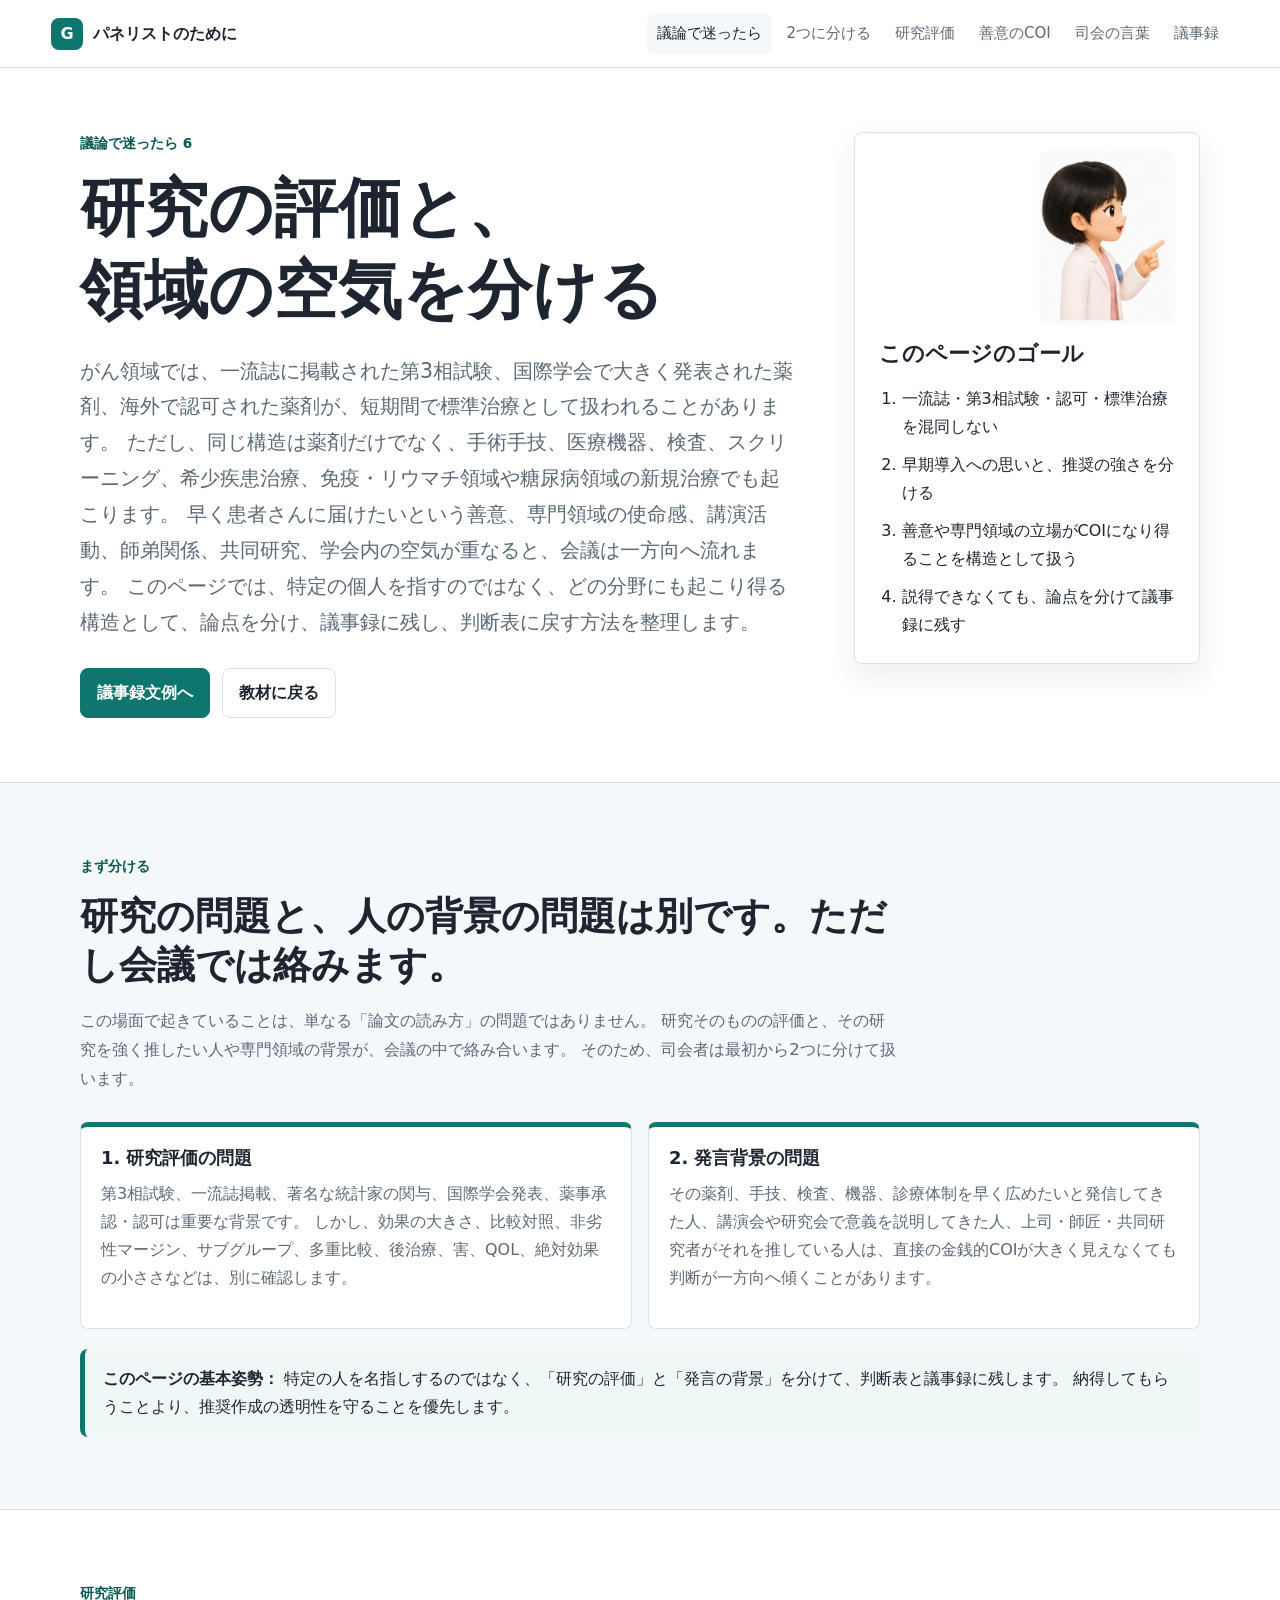
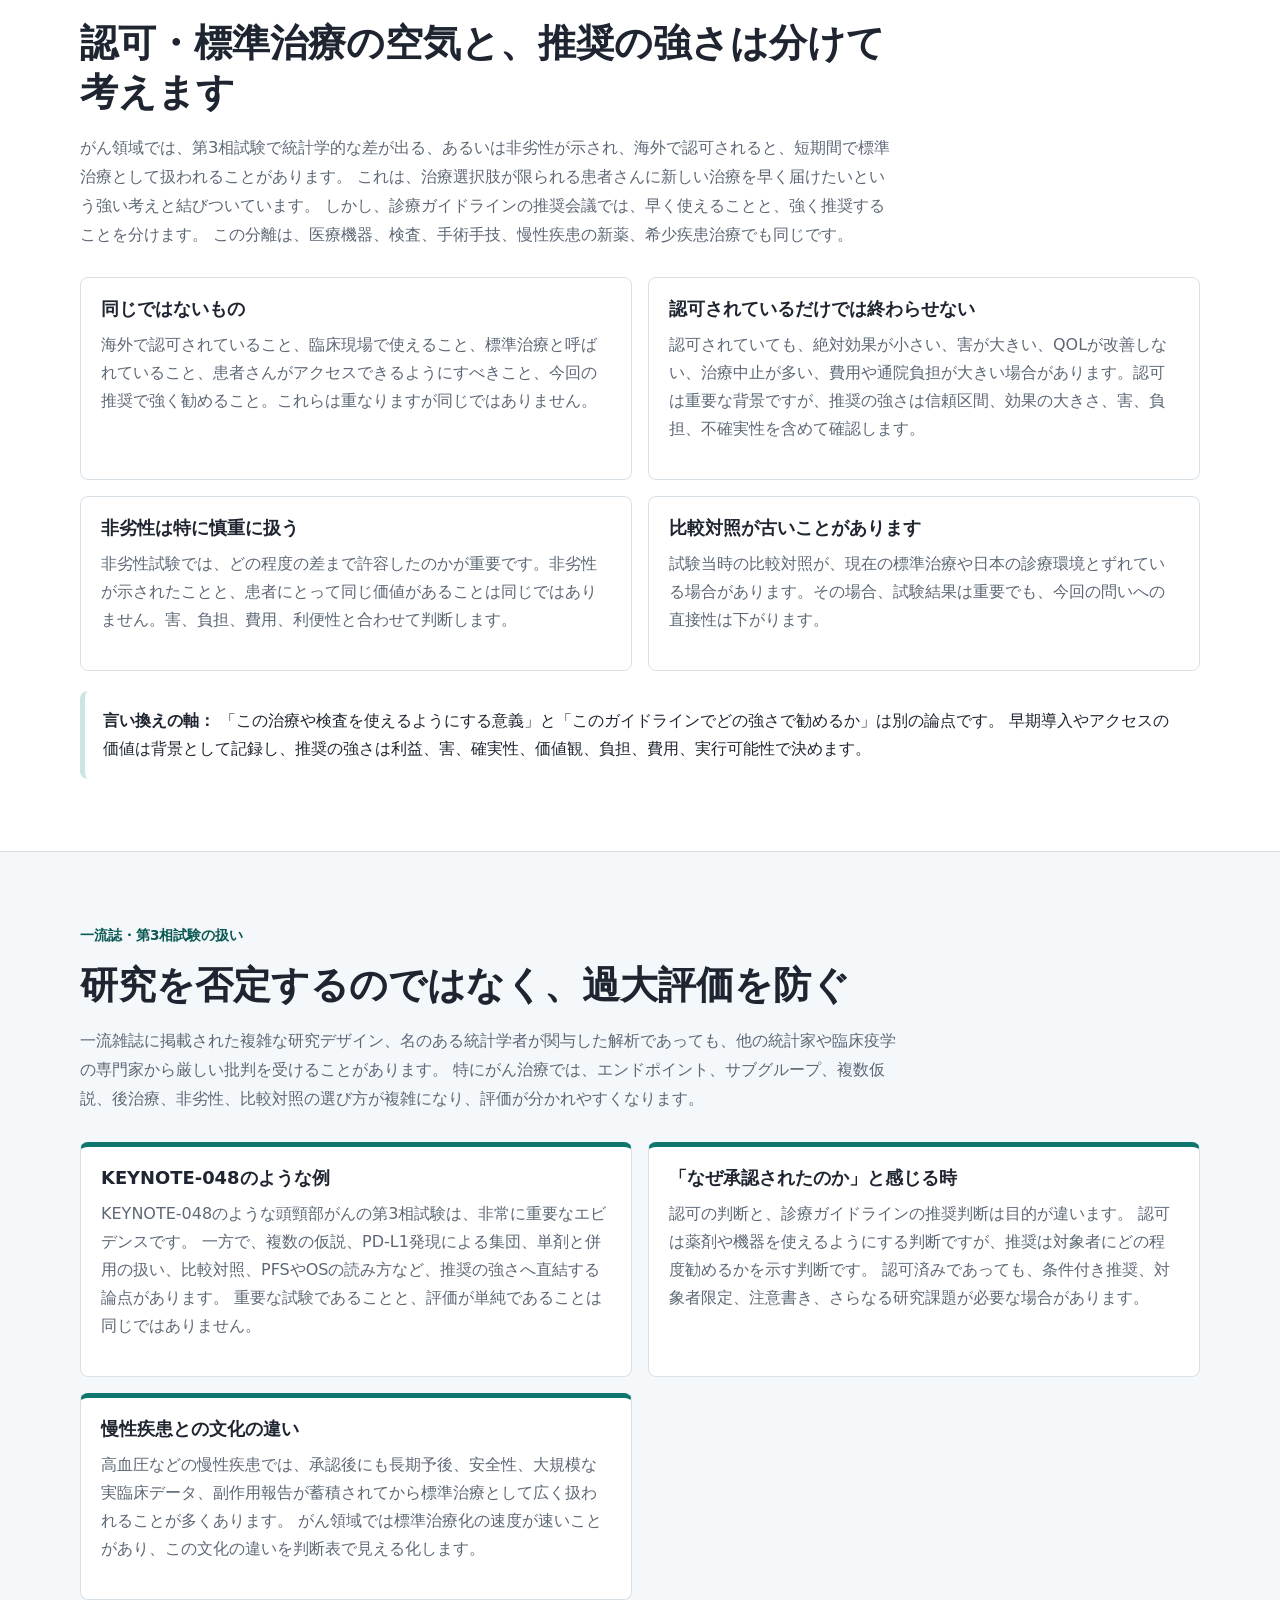
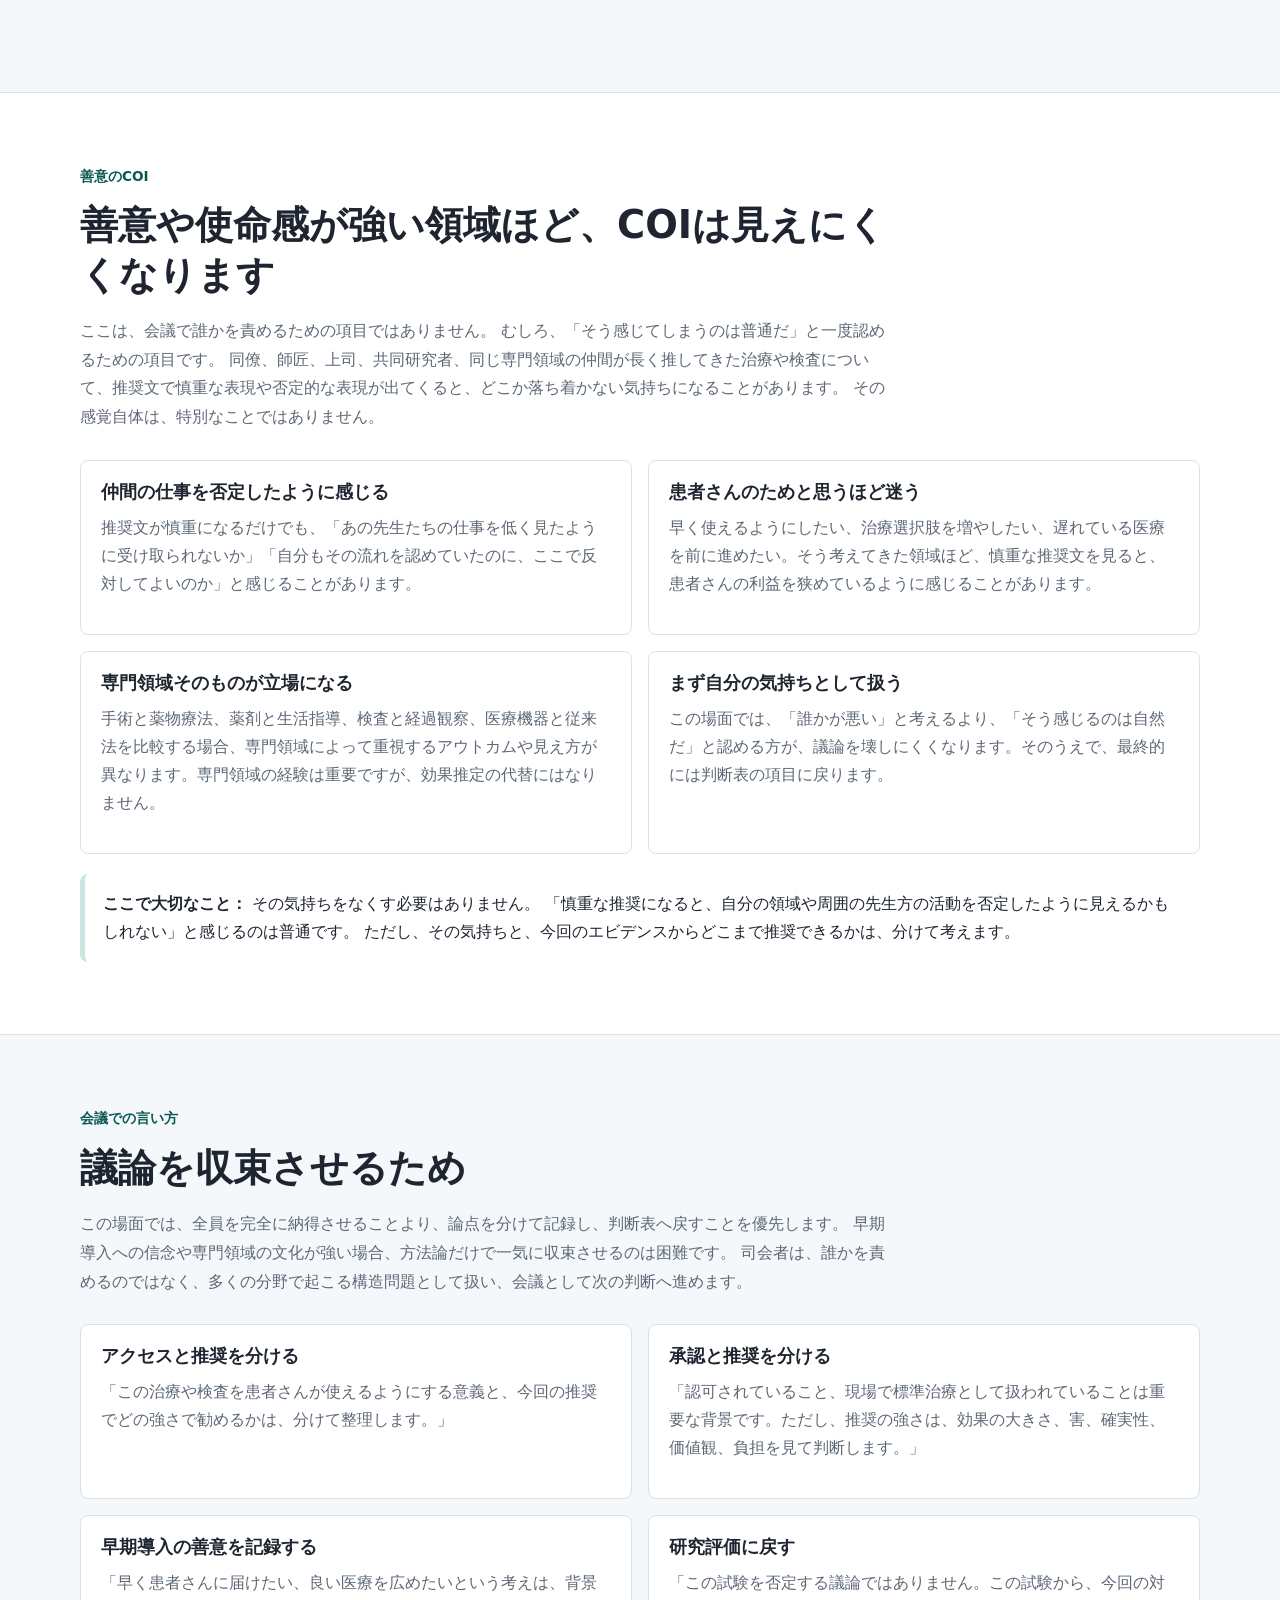
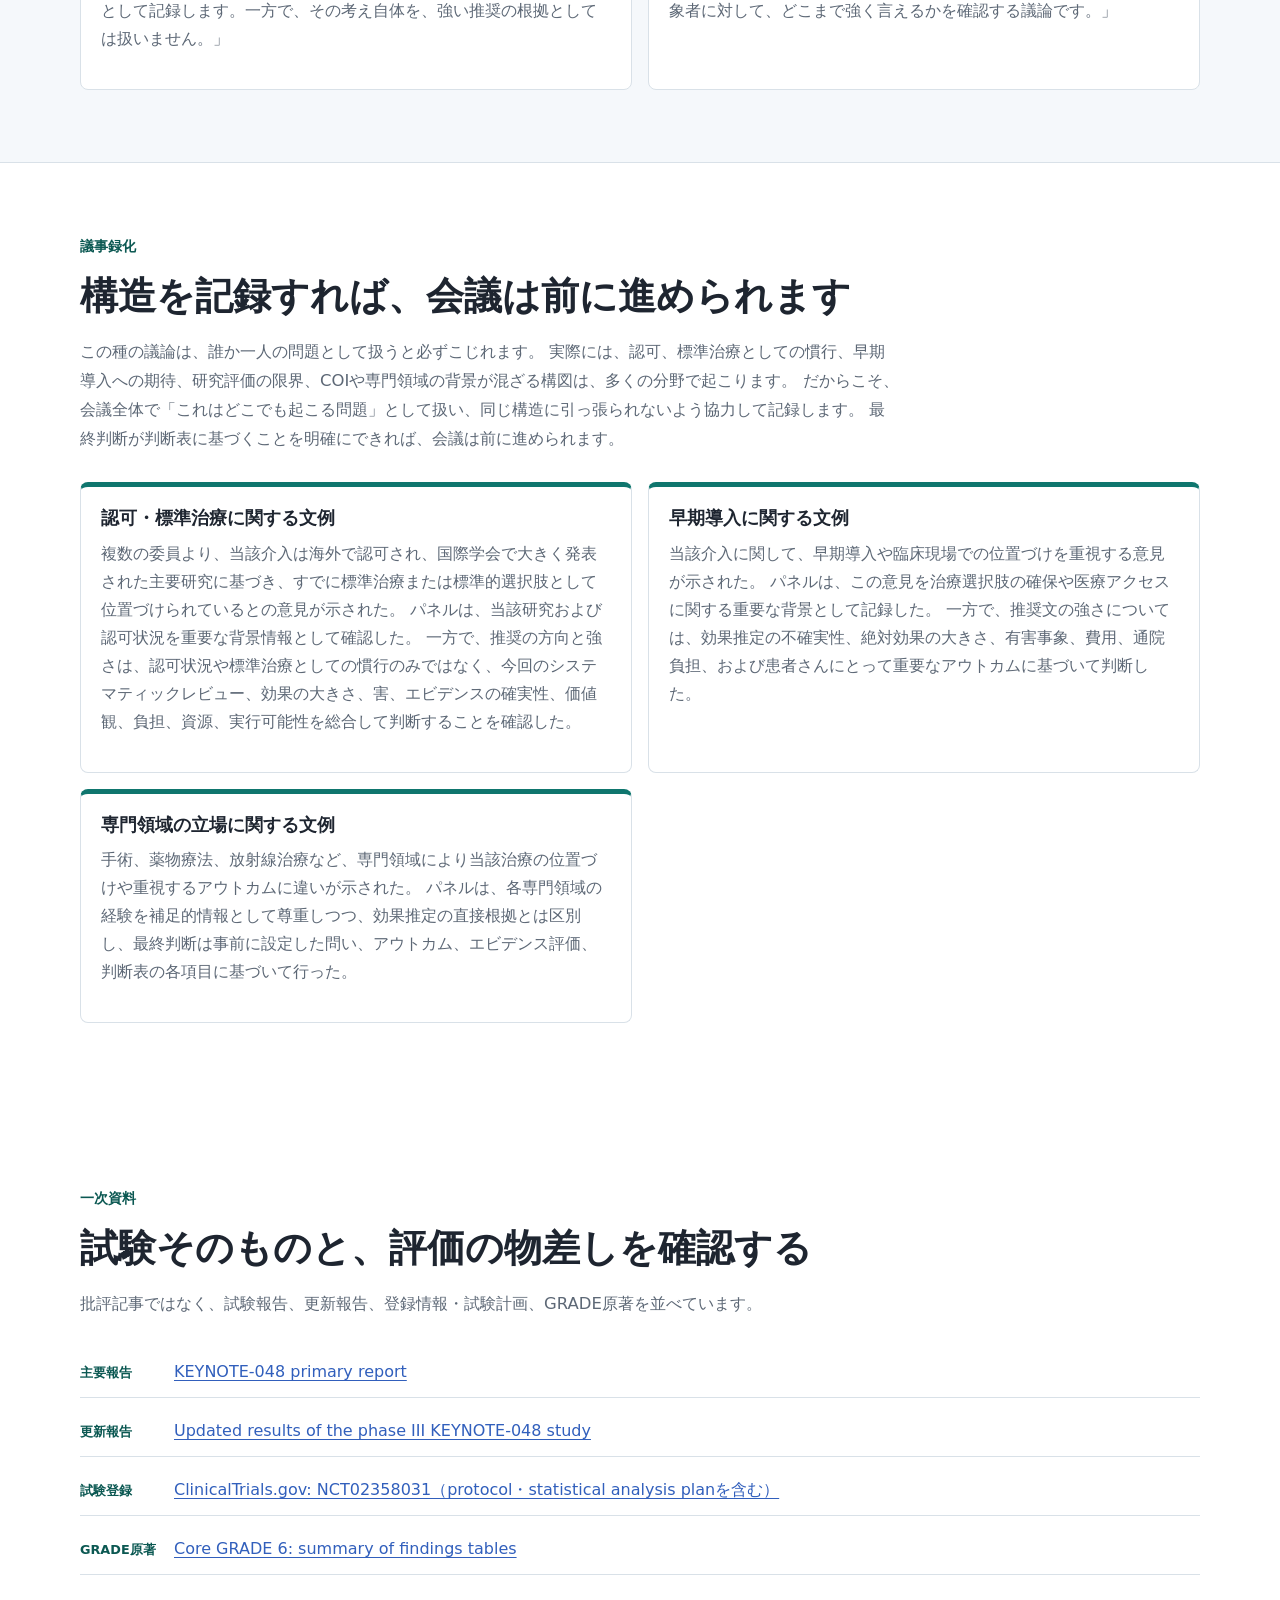
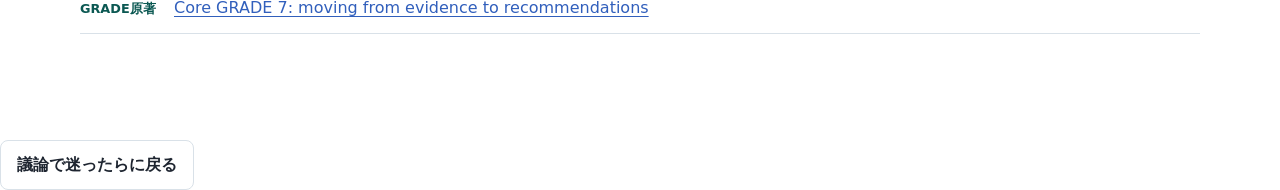
<file: landmark-trial-concerns.html>
<!doctype html>
<html lang="ja">
  <head>
    <meta charset="utf-8">
    <meta name="viewport" content="width=device-width, initial-scale=1">
    <title>有名な研究や専門領域の空気に引っ張られそうな場合：議論で迷ったら</title>
    <meta
      name="description"
      content="一流誌、第3相試験、認可、標準治療、早期導入への思い、専門領域や間接的COIが絡む場面で、研究評価と発言背景を分けて議事録化し、判断表に戻すための補助ページ。"
    >
    <link rel="stylesheet" href="assets/styles.css">
  </head>
  <body>
    <header class="topbar" data-topbar>
      <a class="brand" href="index.html#top" aria-label="教材トップへ">
        <span class="brand-mark" aria-hidden="true">G</span>
        <span>パネリストのために</span>
      </a>
      <nav class="topnav" aria-label="補助ページナビゲーション">
        <a href="panel-discussion-guide.html#discussion-help" aria-current="page">議論で迷ったら</a>
        <a href="#two-issues">2つに分ける</a>
        <a href="#trial">研究評価</a>
        <a href="#coi">善意のCOI</a>
        <a href="#phrases">司会の言葉</a>
        <a href="#minutes">議事録</a>
      </nav>
    </header>

    <main>
      <section class="hero section article-hero">
        <div class="hero-copy">
          <p class="eyebrow">議論で迷ったら 6</p>
          <h1>
            <span class="phrase">研究の評価と、</span><span class="phrase">領域の空気を分ける</span>
          </h1>
          <p class="lead">
            がん領域では、一流誌に掲載された第3相試験、国際学会で大きく発表された薬剤、海外で認可された薬剤が、短期間で標準治療として扱われることがあります。
            ただし、同じ構造は薬剤だけでなく、手術手技、医療機器、検査、スクリーニング、希少疾患治療、免疫・リウマチ領域や糖尿病領域の新規治療でも起こります。
            早く患者さんに届けたいという善意、専門領域の使命感、講演活動、師弟関係、共同研究、学会内の空気が重なると、会議は一方向へ流れます。
            このページでは、特定の個人を指すのではなく、どの分野にも起こり得る構造として、論点を分け、議事録に残し、判断表に戻す方法を整理します。
          </p>
          <div class="page-actions">
            <a class="button primary" href="#minutes">議事録文例へ</a>
            <a class="button secondary" href="panel-discussion-guide.html#discussion-help">教材に戻る</a>
          </div>
        </div>
        <aside class="hero-tool role-tool">
          <img class="mentor-avatar" src="assets/mentor/mentor-point.jpg" alt="要点を指し示す案内役のイラスト">
          <h2>このページのゴール</h2>
          <ol class="goal-list">
            <li>一流誌・第3相試験・認可・標準治療を混同しない</li>
            <li>早期導入への思いと、推奨の強さを分ける</li>
            <li>善意や専門領域の立場がCOIになり得ることを構造として扱う</li>
            <li>説得できなくても、論点を分けて議事録に残す</li>
          </ol>
        </aside>
      </section>

      <section id="two-issues" class="section band">
        <div class="section-head">
          <p class="eyebrow">まず分ける</p>
          <h2>研究の問題と、人の背景の問題は別です。ただし会議では絡みます。</h2>
          <p>
            この場面で起きていることは、単なる「論文の読み方」の問題ではありません。
            研究そのものの評価と、その研究を強く推したい人や専門領域の背景が、会議の中で絡み合います。
            そのため、司会者は最初から2つに分けて扱います。
          </p>
        </div>
        <div class="concept-grid">
          <article class="concept-card">
            <h3>1. 研究評価の問題</h3>
            <p>
              第3相試験、一流誌掲載、著名な統計家の関与、国際学会発表、薬事承認・認可は重要な背景です。
              しかし、効果の大きさ、比較対照、非劣性マージン、サブグループ、多重比較、後治療、害、QOL、絶対効果の小ささなどは、別に確認します。
            </p>
          </article>
          <article class="concept-card">
            <h3>2. 発言背景の問題</h3>
            <p>
              その薬剤、手技、検査、機器、診療体制を早く広めたいと発信してきた人、講演会や研究会で意義を説明してきた人、上司・師匠・共同研究者がそれを推している人は、直接の金銭的COIが大きく見えなくても判断が一方向へ傾くことがあります。
            </p>
          </article>
        </div>
        <div class="callout">
          <strong>このページの基本姿勢：</strong>
          特定の人を名指しするのではなく、「研究の評価」と「発言の背景」を分けて、判断表と議事録に残します。
          納得してもらうことより、推奨作成の透明性を守ることを優先します。
        </div>
      </section>

      <section id="trial" class="section">
        <div class="section-head">
          <p class="eyebrow">研究評価</p>
          <h2>認可・標準治療の空気と、推奨の強さは分けて考えます</h2>
          <p>
            がん領域では、第3相試験で統計学的な差が出る、あるいは非劣性が示され、海外で認可されると、短期間で標準治療として扱われることがあります。
            これは、治療選択肢が限られる患者さんに新しい治療を早く届けたいという強い考えと結びついています。
            しかし、診療ガイドラインの推奨会議では、早く使えることと、強く推奨することを分けます。
            この分離は、医療機器、検査、手術手技、慢性疾患の新薬、希少疾患治療でも同じです。
          </p>
        </div>
        <div class="lesson-grid">
          <article class="lesson">
            <h3>同じではないもの</h3>
            <p>海外で認可されていること、臨床現場で使えること、標準治療と呼ばれていること、患者さんがアクセスできるようにすべきこと、今回の推奨で強く勧めること。これらは重なりますが同じではありません。</p>
          </article>
          <article class="lesson">
            <h3>認可されているだけでは終わらせない</h3>
            <p>認可されていても、絶対効果が小さい、害が大きい、QOLが改善しない、治療中止が多い、費用や通院負担が大きい場合があります。認可は重要な背景ですが、推奨の強さは信頼区間、効果の大きさ、害、負担、不確実性を含めて確認します。</p>
          </article>
          <article class="lesson">
            <h3>非劣性は特に慎重に扱う</h3>
            <p>非劣性試験では、どの程度の差まで許容したのかが重要です。非劣性が示されたことと、患者にとって同じ価値があることは同じではありません。害、負担、費用、利便性と合わせて判断します。</p>
          </article>
          <article class="lesson">
            <h3>比較対照が古いことがあります</h3>
            <p>試験当時の比較対照が、現在の標準治療や日本の診療環境とずれている場合があります。その場合、試験結果は重要でも、今回の問いへの直接性は下がります。</p>
          </article>
        </div>
        <div class="callout soft">
          <strong>言い換えの軸：</strong>
          「この治療や検査を使えるようにする意義」と「このガイドラインでどの強さで勧めるか」は別の論点です。
          早期導入やアクセスの価値は背景として記録し、推奨の強さは利益、害、確実性、価値観、負担、費用、実行可能性で決めます。
        </div>
      </section>

      <section class="section band">
        <div class="section-head">
          <p class="eyebrow">一流誌・第3相試験の扱い</p>
          <h2>研究を否定するのではなく、過大評価を防ぐ</h2>
          <p>
            一流雑誌に掲載された複雑な研究デザイン、名のある統計学者が関与した解析であっても、他の統計家や臨床疫学の専門家から厳しい批判を受けることがあります。
            特にがん治療では、エンドポイント、サブグループ、複数仮説、後治療、非劣性、比較対照の選び方が複雑になり、評価が分かれやすくなります。
          </p>
        </div>
        <div class="concept-grid">
          <article class="concept-card">
            <h3>KEYNOTE-048のような例</h3>
            <p>
              KEYNOTE-048のような頭頸部がんの第3相試験は、非常に重要なエビデンスです。
              一方で、複数の仮説、PD-L1発現による集団、単剤と併用の扱い、比較対照、PFSやOSの読み方など、推奨の強さへ直結する論点があります。
              重要な試験であることと、評価が単純であることは同じではありません。
            </p>
          </article>
          <article class="concept-card">
            <h3>「なぜ承認されたのか」と感じる時</h3>
            <p>
              認可の判断と、診療ガイドラインの推奨判断は目的が違います。
              認可は薬剤や機器を使えるようにする判断ですが、推奨は対象者にどの程度勧めるかを示す判断です。
              認可済みであっても、条件付き推奨、対象者限定、注意書き、さらなる研究課題が必要な場合があります。
            </p>
          </article>
          <article class="concept-card">
            <h3>慢性疾患との文化の違い</h3>
            <p>
              高血圧などの慢性疾患では、承認後にも長期予後、安全性、大規模な実臨床データ、副作用報告が蓄積されてから標準治療として広く扱われることが多くあります。
              がん領域では標準治療化の速度が速いことがあり、この文化の違いを判断表で見える化します。
            </p>
          </article>
        </div>
      </section>

      <section id="coi" class="section">
        <div class="section-head">
          <p class="eyebrow">善意のCOI</p>
          <h2>善意や使命感が強い領域ほど、COIは見えにくくなります</h2>
          <p>
            ここは、会議で誰かを責めるための項目ではありません。
            むしろ、「そう感じてしまうのは普通だ」と一度認めるための項目です。
            同僚、師匠、上司、共同研究者、同じ専門領域の仲間が長く推してきた治療や検査について、推奨文で慎重な表現や否定的な表現が出てくると、どこか落ち着かない気持ちになることがあります。
            その感覚自体は、特別なことではありません。
          </p>
        </div>
        <div class="lesson-grid">
          <article class="lesson">
            <h3>仲間の仕事を否定したように感じる</h3>
            <p>推奨文が慎重になるだけでも、「あの先生たちの仕事を低く見たように受け取られないか」「自分もその流れを認めていたのに、ここで反対してよいのか」と感じることがあります。</p>
          </article>
          <article class="lesson">
            <h3>患者さんのためと思うほど迷う</h3>
            <p>早く使えるようにしたい、治療選択肢を増やしたい、遅れている医療を前に進めたい。そう考えてきた領域ほど、慎重な推奨文を見ると、患者さんの利益を狭めているように感じることがあります。</p>
          </article>
          <article class="lesson">
            <h3>専門領域そのものが立場になる</h3>
            <p>手術と薬物療法、薬剤と生活指導、検査と経過観察、医療機器と従来法を比較する場合、専門領域によって重視するアウトカムや見え方が異なります。専門領域の経験は重要ですが、効果推定の代替にはなりません。</p>
          </article>
          <article class="lesson">
            <h3>まず自分の気持ちとして扱う</h3>
            <p>この場面では、「誰かが悪い」と考えるより、「そう感じるのは自然だ」と認める方が、議論を壊しにくくなります。そのうえで、最終的には判断表の項目に戻ります。</p>
          </article>
        </div>
        <div class="callout soft">
          <strong>ここで大切なこと：</strong>
          その気持ちをなくす必要はありません。
          「慎重な推奨になると、自分の領域や周囲の先生方の活動を否定したように見えるかもしれない」と感じるのは普通です。
          ただし、その気持ちと、今回のエビデンスからどこまで推奨できるかは、分けて考えます。
        </div>
      </section>

      <section id="phrases" class="section band">
        <div class="section-head">
          <p class="eyebrow">会議での言い方</p>
          <h2>議論を収束させるため</h2>
          <p>
            この場面では、全員を完全に納得させることより、論点を分けて記録し、判断表へ戻すことを優先します。
            早期導入への信念や専門領域の文化が強い場合、方法論だけで一気に収束させるのは困難です。
            司会者は、誰かを責めるのではなく、多くの分野で起こる構造問題として扱い、会議として次の判断へ進めます。
          </p>
        </div>
        <div class="lesson-grid">
          <article class="lesson">
            <h3>アクセスと推奨を分ける</h3>
            <p>「この治療や検査を患者さんが使えるようにする意義と、今回の推奨でどの強さで勧めるかは、分けて整理します。」</p>
          </article>
          <article class="lesson">
            <h3>承認と推奨を分ける</h3>
            <p>「認可されていること、現場で標準治療として扱われていることは重要な背景です。ただし、推奨の強さは、効果の大きさ、害、確実性、価値観、負担を見て判断します。」</p>
          </article>
          <article class="lesson">
            <h3>早期導入の善意を記録する</h3>
            <p>「早く患者さんに届けたい、良い医療を広めたいという考えは、背景として記録します。一方で、その考え自体を、強い推奨の根拠としては扱いません。」</p>
          </article>
          <article class="lesson">
            <h3>研究評価に戻す</h3>
            <p>「この試験を否定する議論ではありません。この試験から、今回の対象者に対して、どこまで強く言えるかを確認する議論です。」</p>
          </article>
        </div>
      </section>

      <section id="minutes" class="section">
        <div class="section-head">
          <p class="eyebrow">議事録化</p>
          <h2>構造を記録すれば、会議は前に進められます</h2>
          <p>
            この種の議論は、誰か一人の問題として扱うと必ずこじれます。
            実際には、認可、標準治療としての慣行、早期導入への期待、研究評価の限界、COIや専門領域の背景が混ざる構図は、多くの分野で起こります。
            だからこそ、会議全体で「これはどこでも起こる問題」として扱い、同じ構造に引っ張られないよう協力して記録します。
            最終判断が判断表に基づくことを明確にできれば、会議は前に進められます。
          </p>
        </div>
        <div class="concept-grid">
          <article class="concept-card">
            <h3>認可・標準治療に関する文例</h3>
            <p>
              複数の委員より、当該介入は海外で認可され、国際学会で大きく発表された主要研究に基づき、すでに標準治療または標準的選択肢として位置づけられているとの意見が示された。
              パネルは、当該研究および認可状況を重要な背景情報として確認した。
              一方で、推奨の方向と強さは、認可状況や標準治療としての慣行のみではなく、今回のシステマティックレビュー、効果の大きさ、害、エビデンスの確実性、価値観、負担、資源、実行可能性を総合して判断することを確認した。
            </p>
          </article>
          <article class="concept-card">
            <h3>早期導入に関する文例</h3>
            <p>
              当該介入に関して、早期導入や臨床現場での位置づけを重視する意見が示された。
              パネルは、この意見を治療選択肢の確保や医療アクセスに関する重要な背景として記録した。
              一方で、推奨文の強さについては、効果推定の不確実性、絶対効果の大きさ、有害事象、費用、通院負担、および患者さんにとって重要なアウトカムに基づいて判断した。
            </p>
          </article>
          <article class="concept-card">
            <h3>専門領域の立場に関する文例</h3>
            <p>
              手術、薬物療法、放射線治療など、専門領域により当該治療の位置づけや重視するアウトカムに違いが示された。
              パネルは、各専門領域の経験を補足的情報として尊重しつつ、効果推定の直接根拠とは区別し、最終判断は事前に設定した問い、アウトカム、エビデンス評価、判断表の各項目に基づいて行った。
            </p>
          </article>
        </div>
      </section>

      <section class="section sources">
        <div class="section-head">
          <p class="eyebrow">一次資料</p>
          <h2>試験そのものと、評価の物差しを確認する</h2>
          <p>批評記事ではなく、試験報告、更新報告、登録情報・試験計画、GRADE原著を並べています。</p>
        </div>
        <ul class="source-list source-list-tagged">
          <li><span class="source-kind">主要報告</span><a href="https://pubmed.ncbi.nlm.nih.gov/31679945/">KEYNOTE-048 primary report</a></li>
          <li><span class="source-kind">更新報告</span><a href="https://ascopubs.org/doi/10.1200/JCO.21.02508">Updated results of the phase III KEYNOTE-048 study</a></li>
          <li><span class="source-kind">試験登録</span><a href="https://clinicaltrials.gov/study/NCT02358031">ClinicalTrials.gov: NCT02358031（protocol・statistical analysis planを含む）</a></li>
          <li><span class="source-kind">GRADE原著</span><a href="https://www.bmj.com/content/389/bmj-2024-083866">Core GRADE 6: summary of findings tables</a></li>
          <li><span class="source-kind">GRADE原著</span><a href="https://www.bmj.com/content/389/bmj-2024-083867">Core GRADE 7: moving from evidence to recommendations</a></li>
        </ul>
      </section>
    </main>

    <footer class="footer">
      <a class="button secondary" href="panel-discussion-guide.html#discussion-help">議論で迷ったらに戻る</a>
    </footer>
  </body>
</html>
</file>
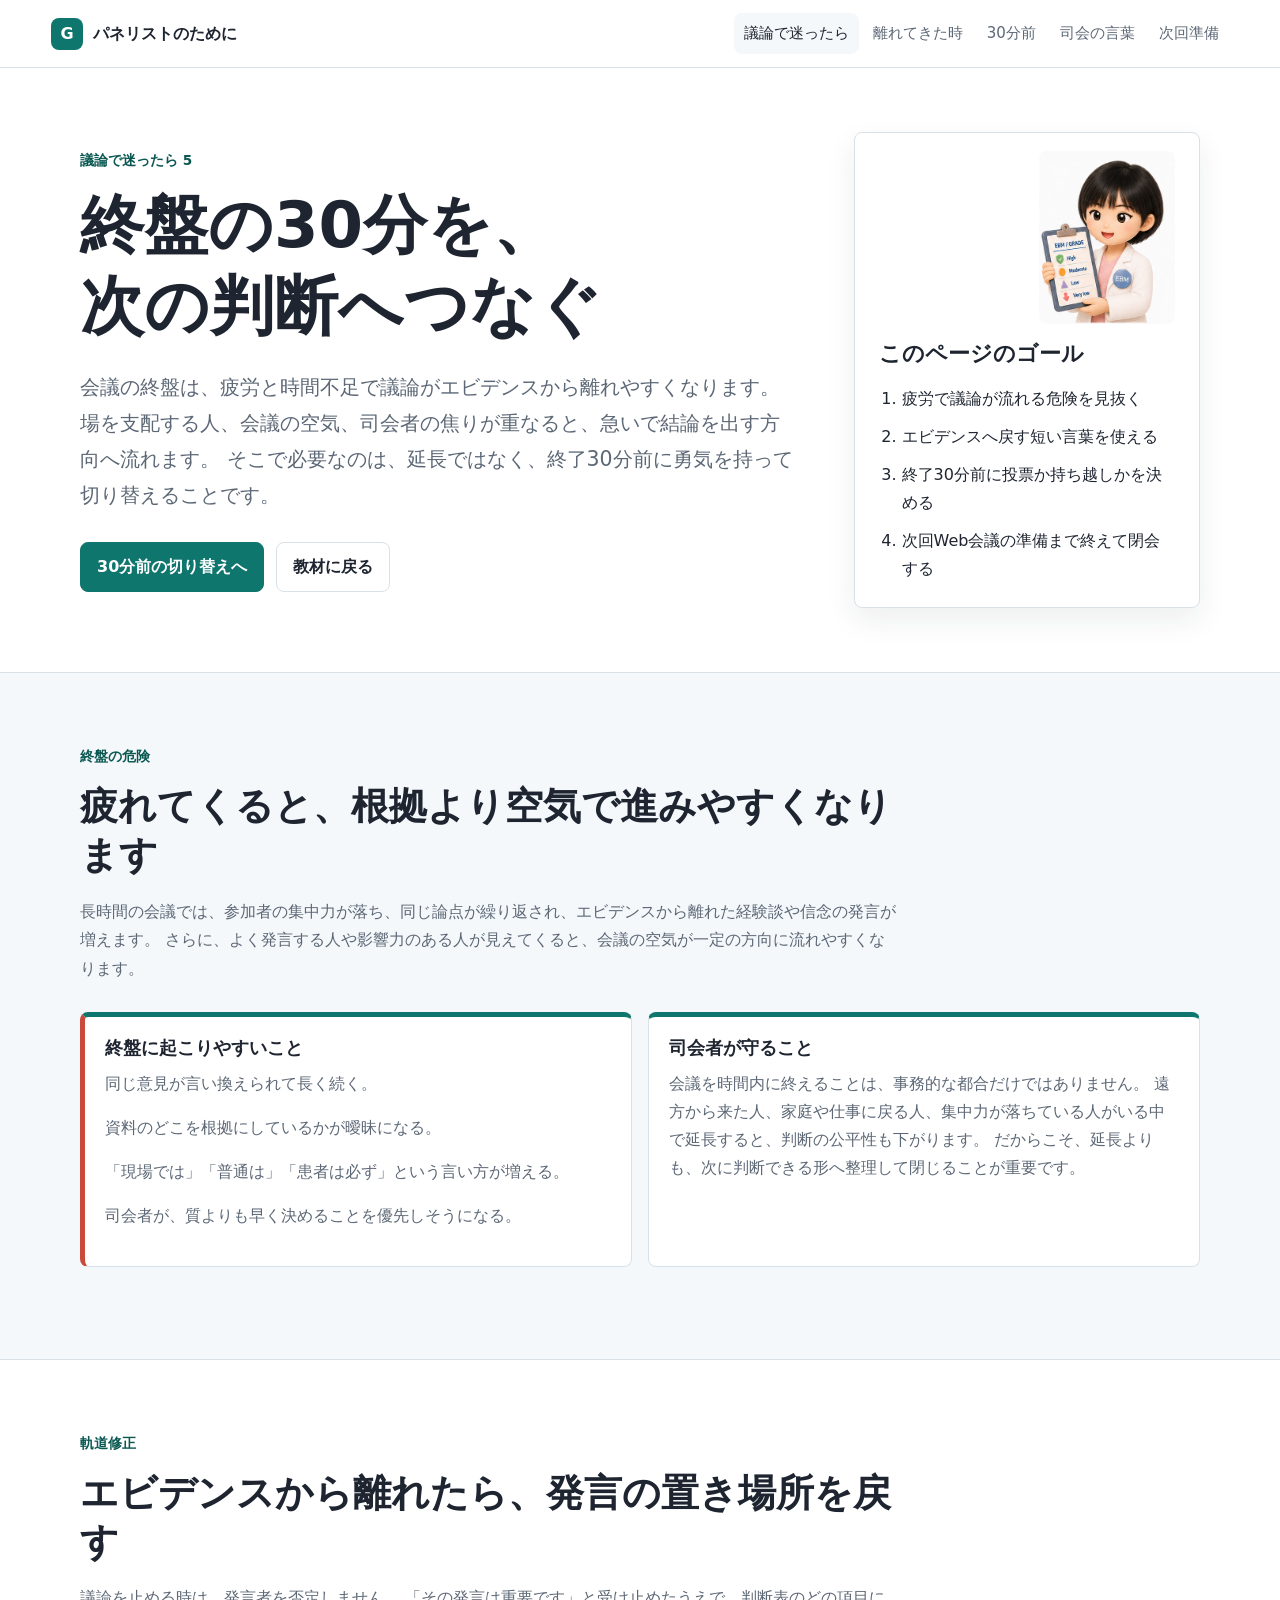
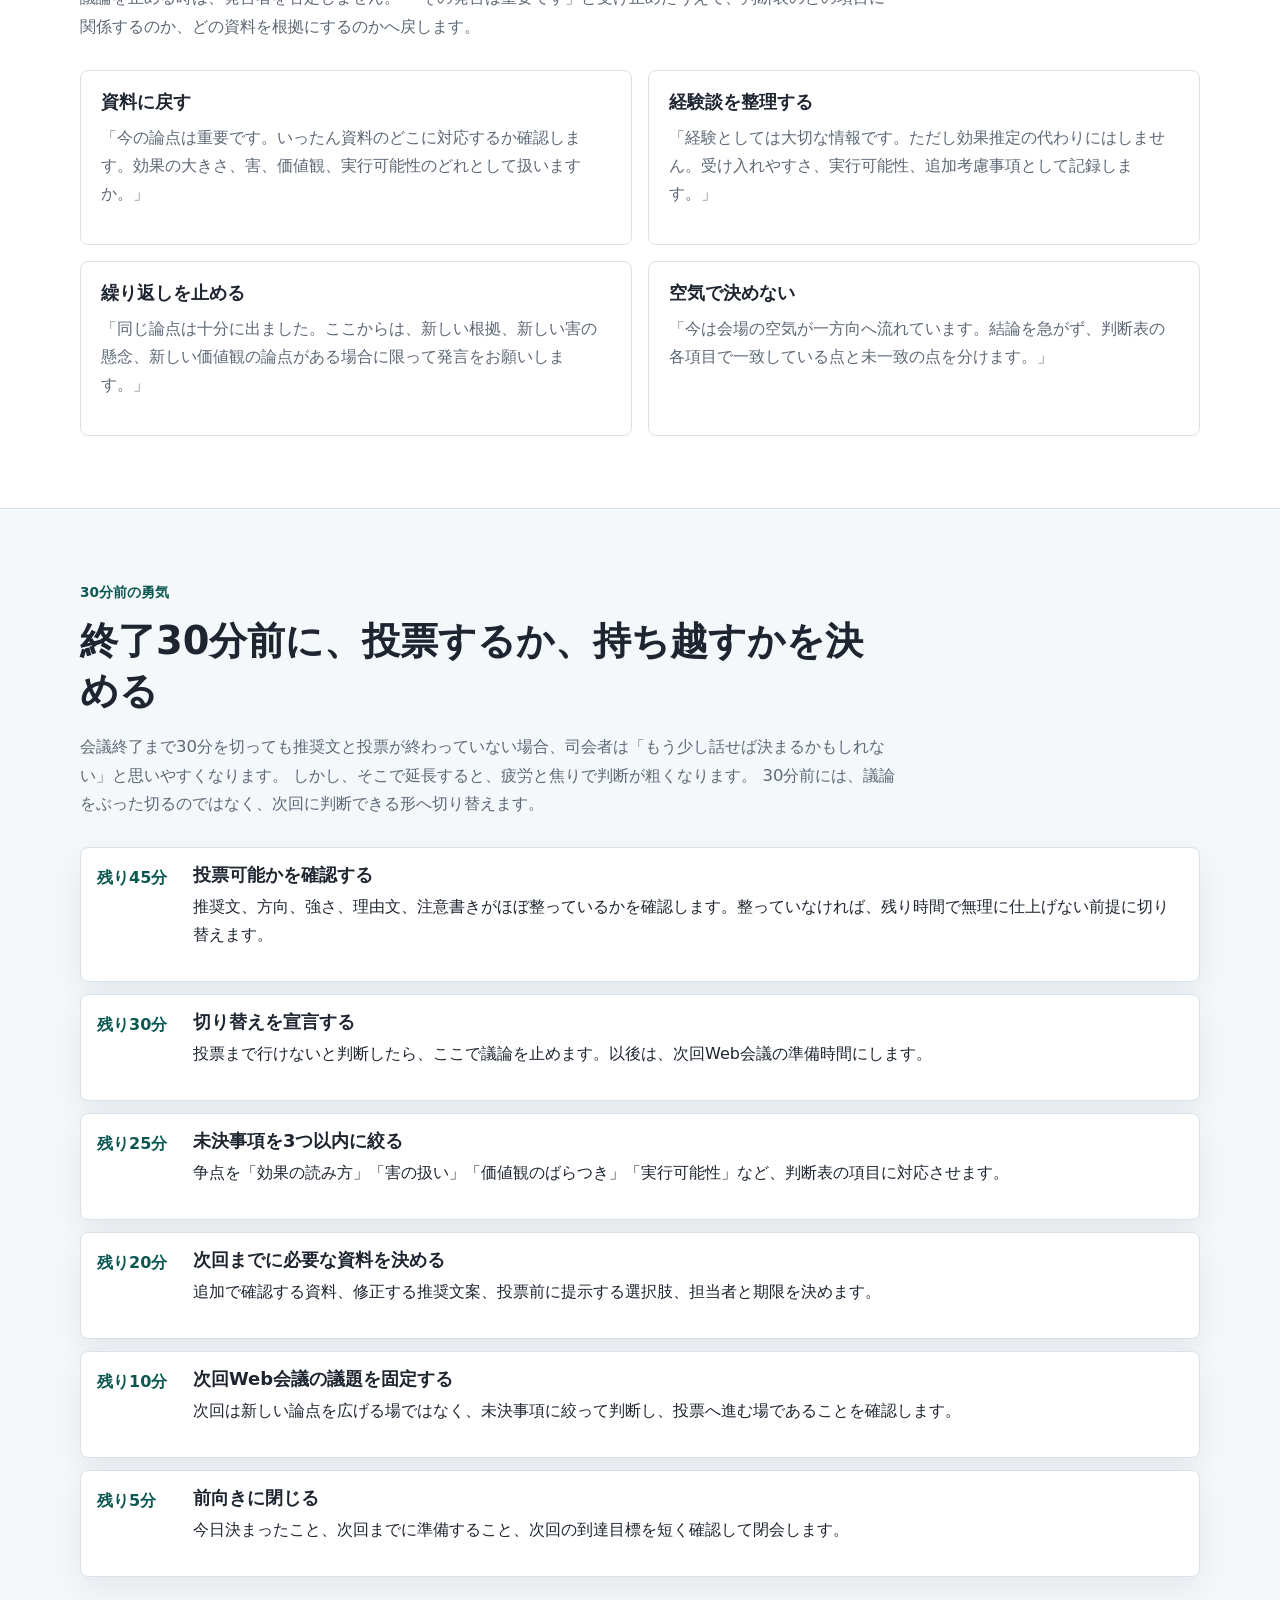
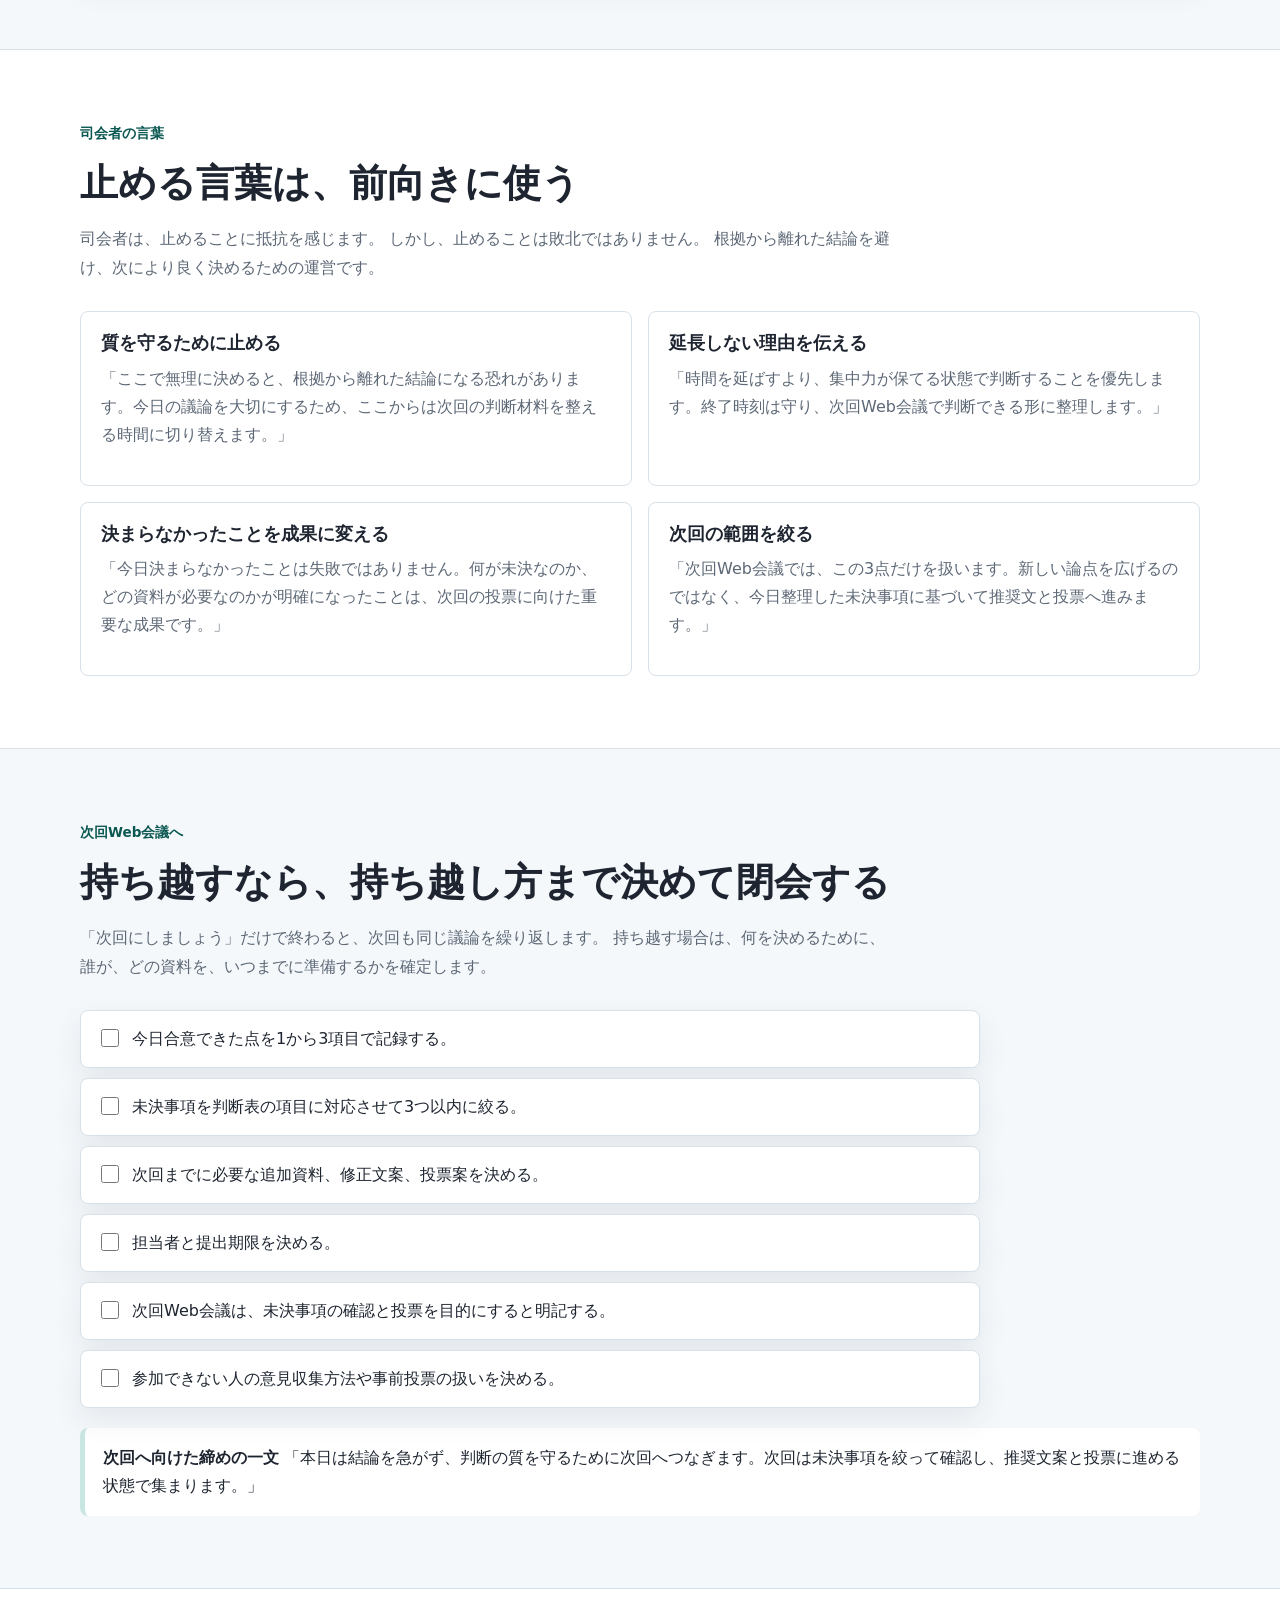
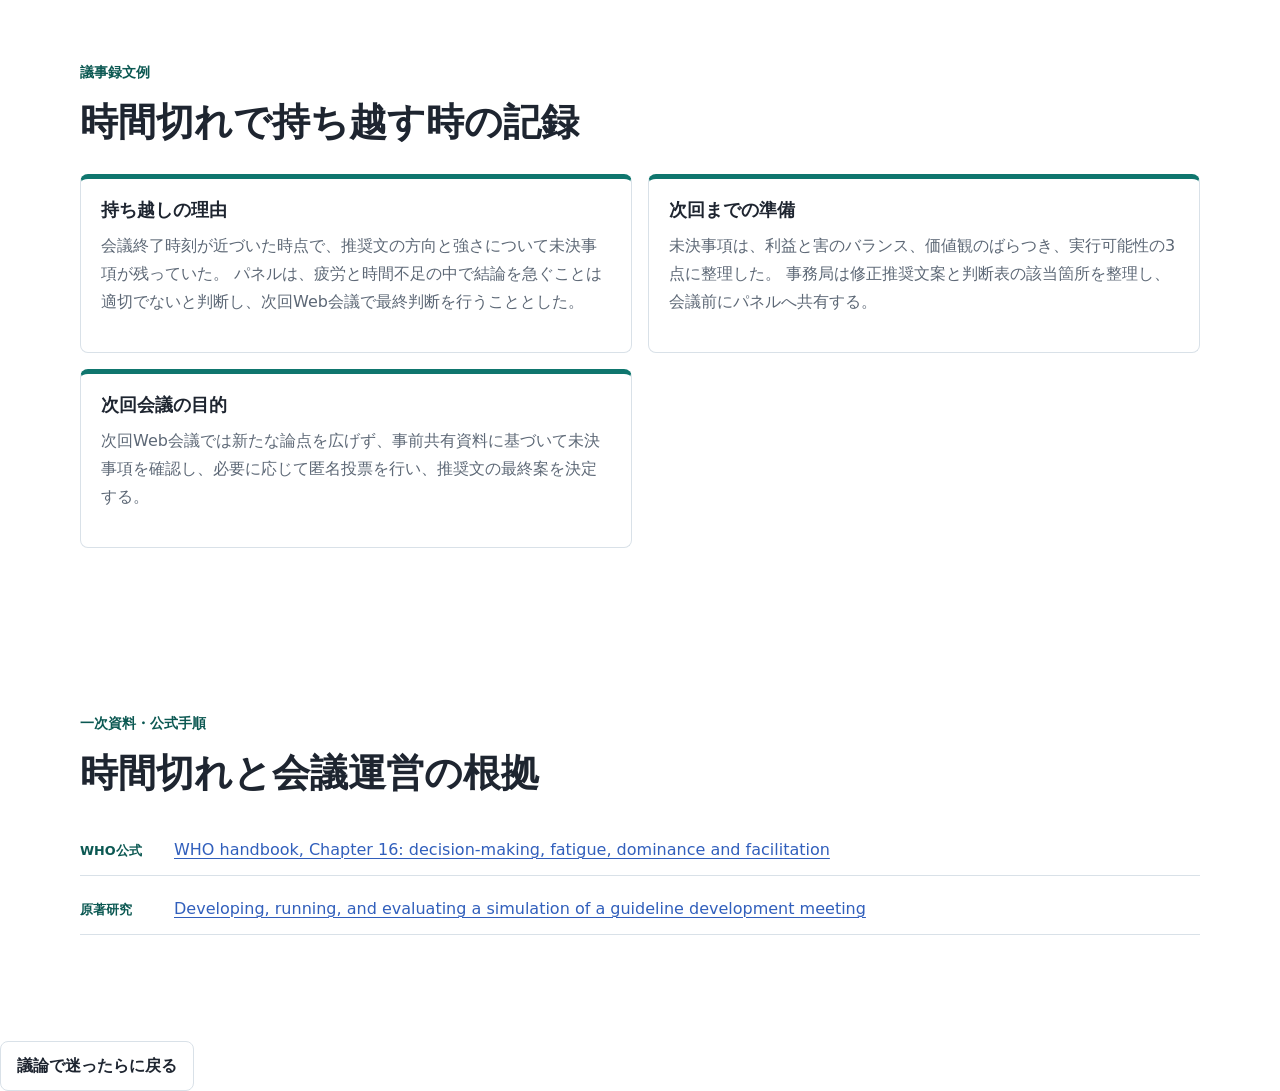
<file: meeting-time-overrun.html>
<!doctype html>
<html lang="ja">
  <head>
    <meta charset="utf-8">
    <meta name="viewport" content="width=device-width, initial-scale=1">
    <title>会議終盤で時間が足りない時：議論で迷ったら</title>
    <meta
      name="description"
      content="診療ガイドラインのパネル会議終盤に疲労や時間切れで議論がエビデンスから離れた時、30分前で切り替え、次回Web会議へ前向きにつなぐ司会の進め方を学ぶ補助ページ。"
    >
    <link rel="stylesheet" href="assets/styles.css">
  </head>
  <body>
    <header class="topbar" data-topbar>
      <a class="brand" href="index.html#top" aria-label="教材トップへ">
        <span class="brand-mark" aria-hidden="true">G</span>
        <span>パネリストのために</span>
      </a>
      <nav class="topnav" aria-label="補助ページナビゲーション">
        <a href="panel-discussion-guide.html#discussion-help" aria-current="page">議論で迷ったら</a>
        <a href="#drift">離れてきた時</a>
        <a href="#thirty">30分前</a>
        <a href="#phrases">司会の言葉</a>
        <a href="#next">次回準備</a>
      </nav>
    </header>

    <main>
      <section class="hero section article-hero">
        <div class="hero-copy">
          <p class="eyebrow">議論で迷ったら 5</p>
          <h1>
            <span class="phrase">終盤の30分を、</span><span class="phrase">次の判断へつなぐ</span>
          </h1>
          <p class="lead">
            会議の終盤は、疲労と時間不足で議論がエビデンスから離れやすくなります。
            場を支配する人、会議の空気、司会者の焦りが重なると、急いで結論を出す方向へ流れます。
            そこで必要なのは、延長ではなく、終了30分前に勇気を持って切り替えることです。
          </p>
          <div class="page-actions">
            <a class="button primary" href="#thirty">30分前の切り替えへ</a>
            <a class="button secondary" href="panel-discussion-guide.html#discussion-help">教材に戻る</a>
          </div>
        </div>
        <aside class="hero-tool role-tool">
          <img class="mentor-avatar" src="assets/mentor/mentor-clipboard.jpg" alt="資料を持つ案内役のイラスト">
          <h2>このページのゴール</h2>
          <ol class="goal-list">
            <li>疲労で議論が流れる危険を見抜く</li>
            <li>エビデンスへ戻す短い言葉を使える</li>
            <li>終了30分前に投票か持ち越しかを決める</li>
            <li>次回Web会議の準備まで終えて閉会する</li>
          </ol>
        </aside>
      </section>

      <section id="drift" class="section band">
        <div class="section-head">
          <p class="eyebrow">終盤の危険</p>
          <h2>疲れてくると、根拠より空気で進みやすくなります</h2>
          <p>
            長時間の会議では、参加者の集中力が落ち、同じ論点が繰り返され、エビデンスから離れた経験談や信念の発言が増えます。
            さらに、よく発言する人や影響力のある人が見えてくると、会議の空気が一定の方向に流れやすくなります。
          </p>
        </div>
        <div class="concept-grid">
          <article class="concept-card warning">
            <h3>終盤に起こりやすいこと</h3>
            <p>同じ意見が言い換えられて長く続く。</p>
            <p>資料のどこを根拠にしているかが曖昧になる。</p>
            <p>「現場では」「普通は」「患者は必ず」という言い方が増える。</p>
            <p>司会者が、質よりも早く決めることを優先しそうになる。</p>
          </article>
          <article class="concept-card">
            <h3>司会者が守ること</h3>
            <p>
              会議を時間内に終えることは、事務的な都合だけではありません。
              遠方から来た人、家庭や仕事に戻る人、集中力が落ちている人がいる中で延長すると、判断の公平性も下がります。
              だからこそ、延長よりも、次に判断できる形へ整理して閉じることが重要です。
            </p>
          </article>
        </div>
      </section>

      <section class="section">
        <div class="section-head">
          <p class="eyebrow">軌道修正</p>
          <h2>エビデンスから離れたら、発言の置き場所を戻す</h2>
          <p>
            議論を止める時は、発言者を否定しません。
            「その発言は重要です」と受け止めたうえで、判断表のどの項目に関係するのか、どの資料を根拠にするのかへ戻します。
          </p>
        </div>
        <div class="lesson-grid">
          <article class="lesson">
            <h3>資料に戻す</h3>
            <p>
              「今の論点は重要です。いったん資料のどこに対応するか確認します。効果の大きさ、害、価値観、実行可能性のどれとして扱いますか。」
            </p>
          </article>
          <article class="lesson">
            <h3>経験談を整理する</h3>
            <p>
              「経験としては大切な情報です。ただし効果推定の代わりにはしません。受け入れやすさ、実行可能性、追加考慮事項として記録します。」
            </p>
          </article>
          <article class="lesson">
            <h3>繰り返しを止める</h3>
            <p>
              「同じ論点は十分に出ました。ここからは、新しい根拠、新しい害の懸念、新しい価値観の論点がある場合に限って発言をお願いします。」
            </p>
          </article>
          <article class="lesson">
            <h3>空気で決めない</h3>
            <p>
              「今は会場の空気が一方向へ流れています。結論を急がず、判断表の各項目で一致している点と未一致の点を分けます。」
            </p>
          </article>
        </div>
      </section>

      <section id="thirty" class="section band">
        <div class="section-head">
          <p class="eyebrow">30分前の勇気</p>
          <h2>終了30分前に、投票するか、持ち越すかを決める</h2>
          <p>
            会議終了まで30分を切っても推奨文と投票が終わっていない場合、司会者は「もう少し話せば決まるかもしれない」と思いやすくなります。
            しかし、そこで延長すると、疲労と焦りで判断が粗くなります。
            30分前には、議論をぶった切るのではなく、次回に判断できる形へ切り替えます。
          </p>
        </div>
        <div class="simulation-timeline">
          <article class="time-row">
            <time>残り45分</time>
            <div>
              <h3>投票可能かを確認する</h3>
              <p>推奨文、方向、強さ、理由文、注意書きがほぼ整っているかを確認します。整っていなければ、残り時間で無理に仕上げない前提に切り替えます。</p>
            </div>
          </article>
          <article class="time-row">
            <time>残り30分</time>
            <div>
              <h3>切り替えを宣言する</h3>
              <p>投票まで行けないと判断したら、ここで議論を止めます。以後は、次回Web会議の準備時間にします。</p>
            </div>
          </article>
          <article class="time-row">
            <time>残り25分</time>
            <div>
              <h3>未決事項を3つ以内に絞る</h3>
              <p>争点を「効果の読み方」「害の扱い」「価値観のばらつき」「実行可能性」など、判断表の項目に対応させます。</p>
            </div>
          </article>
          <article class="time-row">
            <time>残り20分</time>
            <div>
              <h3>次回までに必要な資料を決める</h3>
              <p>追加で確認する資料、修正する推奨文案、投票前に提示する選択肢、担当者と期限を決めます。</p>
            </div>
          </article>
          <article class="time-row">
            <time>残り10分</time>
            <div>
              <h3>次回Web会議の議題を固定する</h3>
              <p>次回は新しい論点を広げる場ではなく、未決事項に絞って判断し、投票へ進む場であることを確認します。</p>
            </div>
          </article>
          <article class="time-row">
            <time>残り5分</time>
            <div>
              <h3>前向きに閉じる</h3>
              <p>今日決まったこと、次回までに準備すること、次回の到達目標を短く確認して閉会します。</p>
            </div>
          </article>
        </div>
      </section>

      <section id="phrases" class="section">
        <div class="section-head">
          <p class="eyebrow">司会者の言葉</p>
          <h2>止める言葉は、前向きに使う</h2>
          <p>
            司会者は、止めることに抵抗を感じます。
            しかし、止めることは敗北ではありません。
            根拠から離れた結論を避け、次により良く決めるための運営です。
          </p>
        </div>
        <div class="lesson-grid">
          <article class="lesson">
            <h3>質を守るために止める</h3>
            <p>
              「ここで無理に決めると、根拠から離れた結論になる恐れがあります。今日の議論を大切にするため、ここからは次回の判断材料を整える時間に切り替えます。」
            </p>
          </article>
          <article class="lesson">
            <h3>延長しない理由を伝える</h3>
            <p>
              「時間を延ばすより、集中力が保てる状態で判断することを優先します。終了時刻は守り、次回Web会議で判断できる形に整理します。」
            </p>
          </article>
          <article class="lesson">
            <h3>決まらなかったことを成果に変える</h3>
            <p>
              「今日決まらなかったことは失敗ではありません。何が未決なのか、どの資料が必要なのかが明確になったことは、次回の投票に向けた重要な成果です。」
            </p>
          </article>
          <article class="lesson">
            <h3>次回の範囲を絞る</h3>
            <p>
              「次回Web会議では、この3点だけを扱います。新しい論点を広げるのではなく、今日整理した未決事項に基づいて推奨文と投票へ進みます。」
            </p>
          </article>
        </div>
      </section>

      <section id="next" class="section band">
        <div class="section-head">
          <p class="eyebrow">次回Web会議へ</p>
          <h2>持ち越すなら、持ち越し方まで決めて閉会する</h2>
          <p>
            「次回にしましょう」だけで終わると、次回も同じ議論を繰り返します。
            持ち越す場合は、何を決めるために、誰が、どの資料を、いつまでに準備するかを確定します。
          </p>
        </div>
        <div class="checklist-panel">
          <label><input type="checkbox"> 今日合意できた点を1から3項目で記録する。</label>
          <label><input type="checkbox"> 未決事項を判断表の項目に対応させて3つ以内に絞る。</label>
          <label><input type="checkbox"> 次回までに必要な追加資料、修正文案、投票案を決める。</label>
          <label><input type="checkbox"> 担当者と提出期限を決める。</label>
          <label><input type="checkbox"> 次回Web会議は、未決事項の確認と投票を目的にすると明記する。</label>
          <label><input type="checkbox"> 参加できない人の意見収集方法や事前投票の扱いを決める。</label>
        </div>
        <div class="callout soft">
          <strong>次回へ向けた締めの一文</strong>
          「本日は結論を急がず、判断の質を守るために次回へつなぎます。次回は未決事項を絞って確認し、推奨文案と投票に進める状態で集まります。」
        </div>
      </section>

      <section class="section">
        <div class="section-head">
          <p class="eyebrow">議事録文例</p>
          <h2>時間切れで持ち越す時の記録</h2>
        </div>
        <div class="concept-grid">
          <article class="concept-card">
            <h3>持ち越しの理由</h3>
            <p>
              会議終了時刻が近づいた時点で、推奨文の方向と強さについて未決事項が残っていた。
              パネルは、疲労と時間不足の中で結論を急ぐことは適切でないと判断し、次回Web会議で最終判断を行うこととした。
            </p>
          </article>
          <article class="concept-card">
            <h3>次回までの準備</h3>
            <p>
              未決事項は、利益と害のバランス、価値観のばらつき、実行可能性の3点に整理した。
              事務局は修正推奨文案と判断表の該当箇所を整理し、会議前にパネルへ共有する。
            </p>
          </article>
          <article class="concept-card">
            <h3>次回会議の目的</h3>
            <p>
              次回Web会議では新たな論点を広げず、事前共有資料に基づいて未決事項を確認し、必要に応じて匿名投票を行い、推奨文の最終案を決定する。
            </p>
          </article>
        </div>
      </section>

      <section class="section sources">
        <div class="section-head">
          <p class="eyebrow">一次資料・公式手順</p>
          <h2>時間切れと会議運営の根拠</h2>
        </div>
        <ul class="source-list source-list-tagged">
          <li><span class="source-kind">WHO公式</span><a href="https://www.who.int/publications/i/item/9789241548960">WHO handbook, Chapter 16: decision-making, fatigue, dominance and facilitation</a></li>
          <li><span class="source-kind">原著研究</span><a href="https://doi.org/10.1016/j.jclinepi.2025.111925">Developing, running, and evaluating a simulation of a guideline development meeting</a></li>
        </ul>
      </section>
    </main>

    <footer class="footer">
      <a class="button secondary" href="panel-discussion-guide.html#discussion-help">議論で迷ったらに戻る</a>
    </footer>
  </body>
</html>
</file>
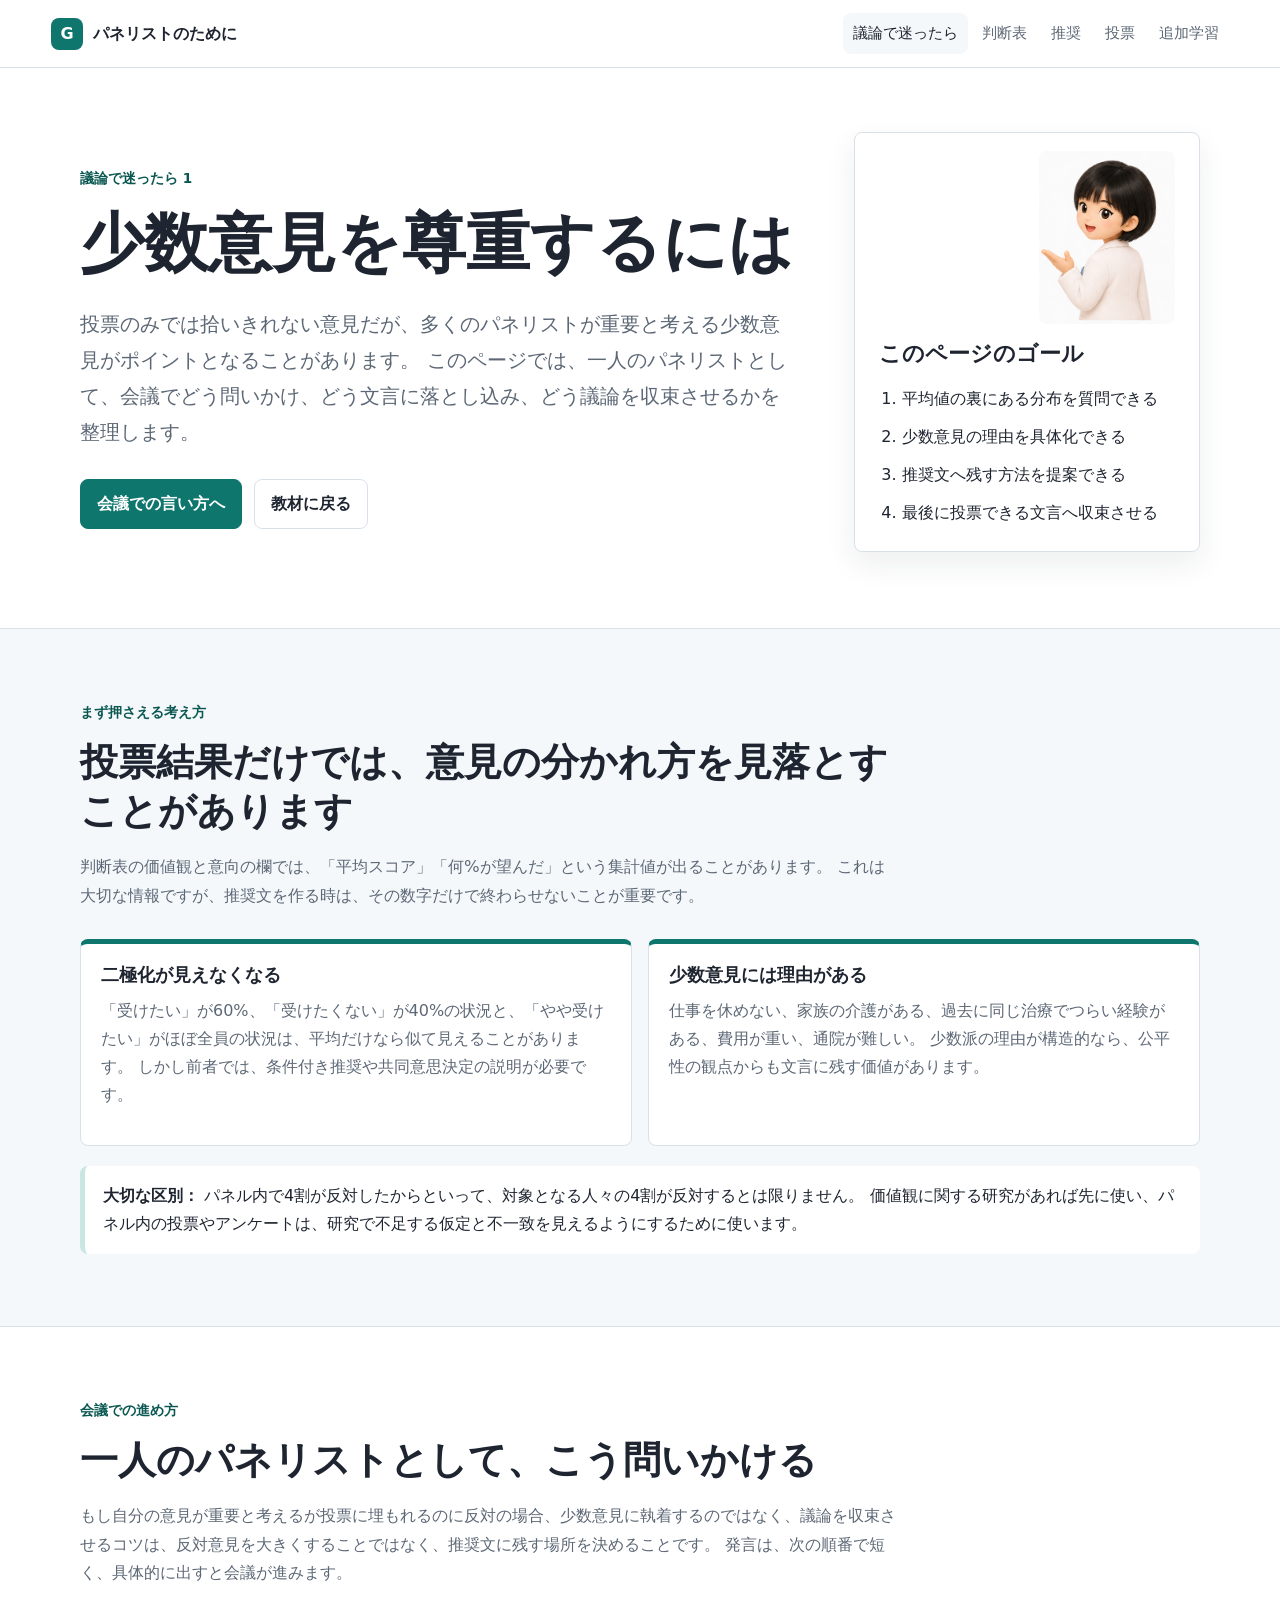
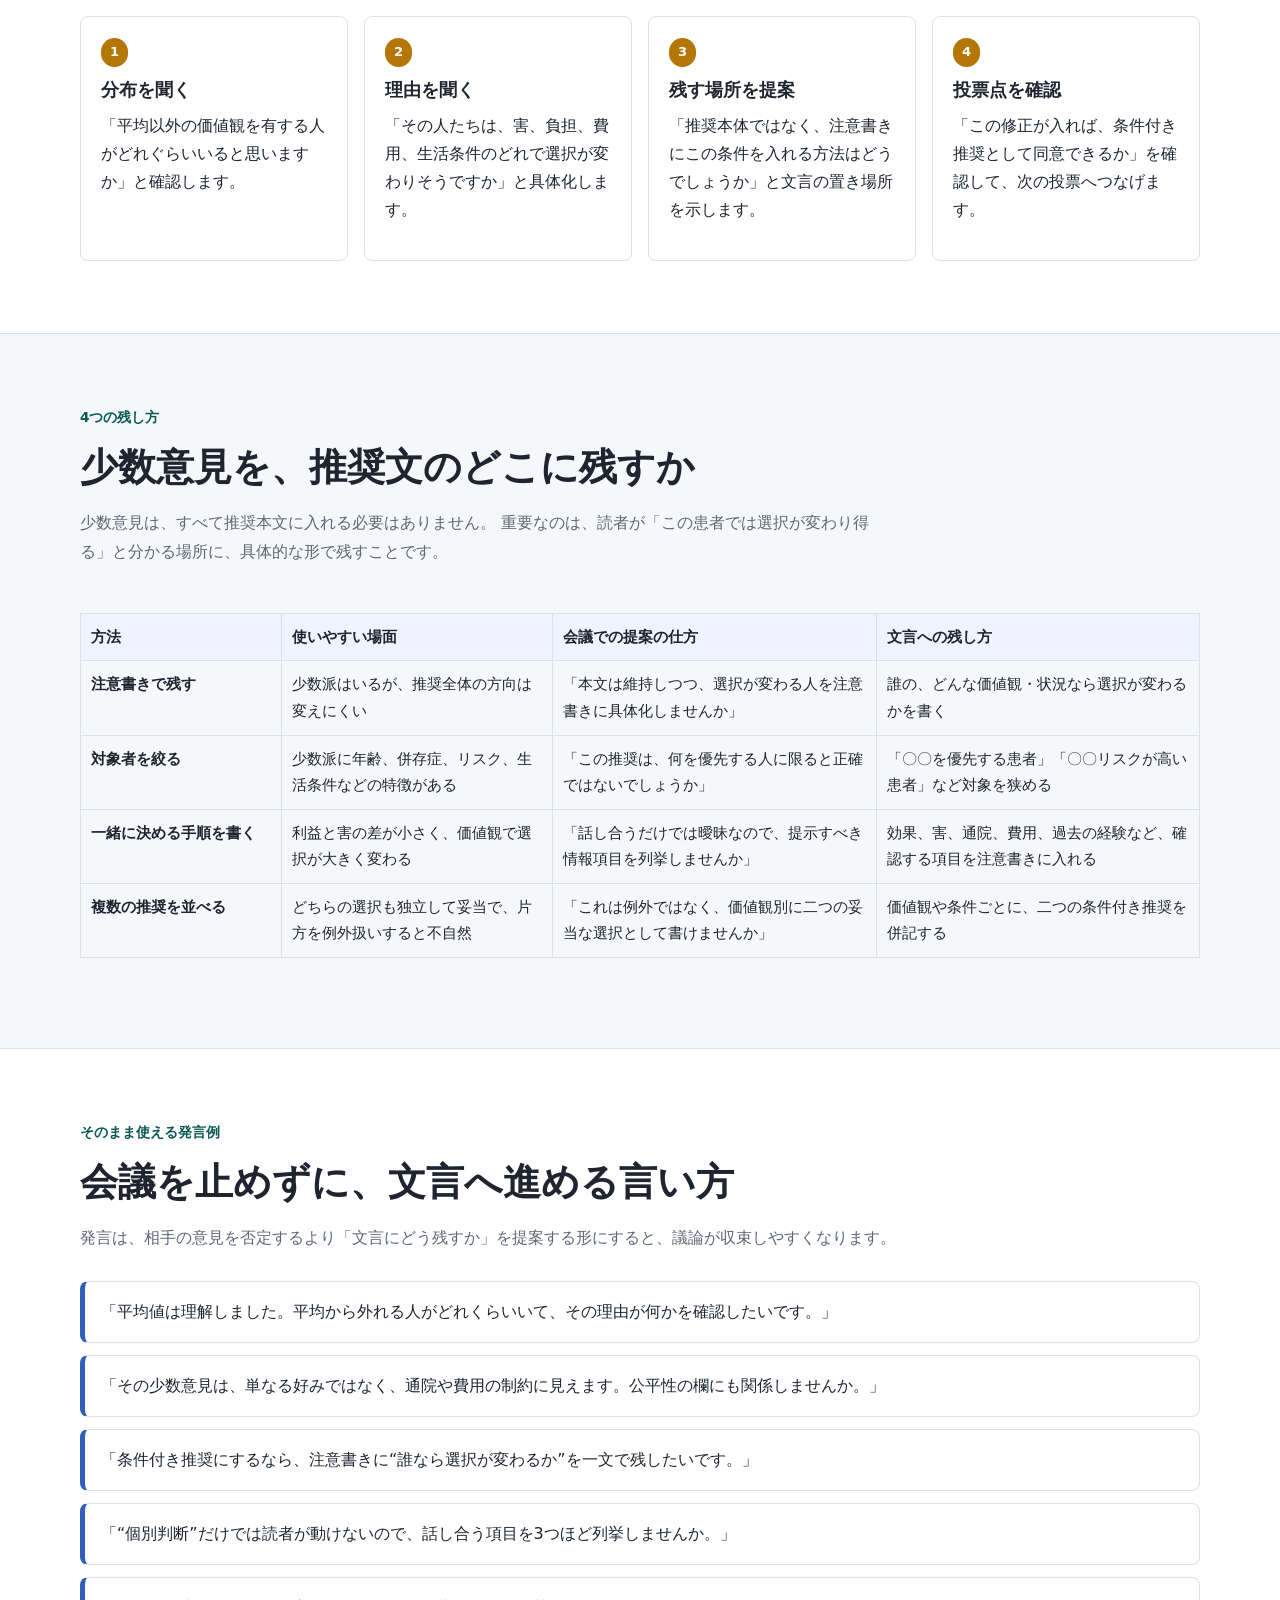
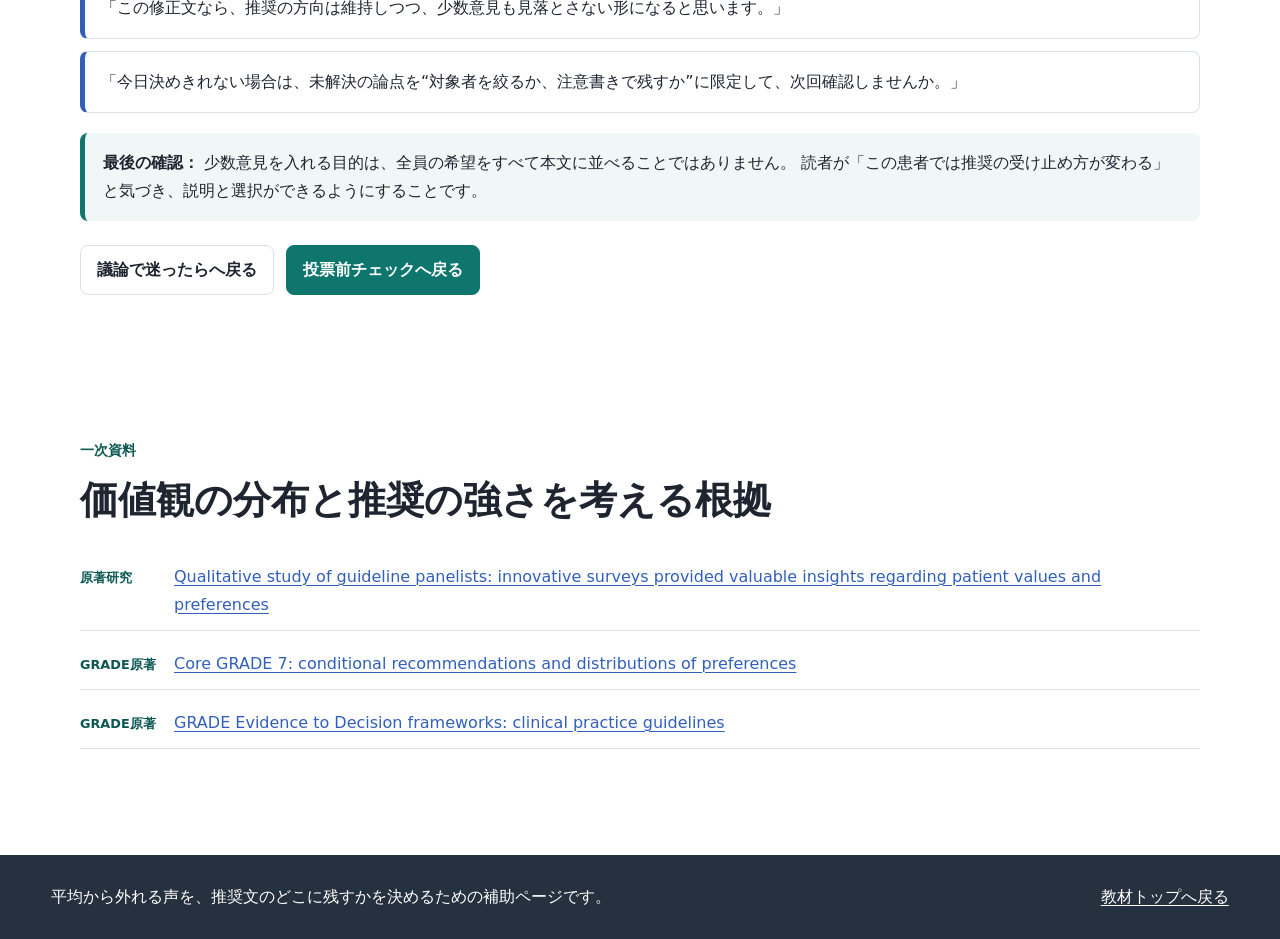
<file: minority-opinions.html>
<!doctype html>
<html lang="ja">
  <head>
    <meta charset="utf-8">
    <meta name="viewport" content="width=device-width, initial-scale=1">
    <title>少数意見を推奨文に取り込みたい場合：議論で迷ったら</title>
    <meta
      name="description"
      content="パネル会議で平均では拾えない少数意見を、推奨文、注意書き、対象者の限定、共同意思決定、複数推奨にどう残すかを学ぶ補助ページ。"
    >
    <link rel="stylesheet" href="assets/styles.css">
  </head>
  <body>
    <header class="topbar" data-topbar>
      <a class="brand" href="index.html#top" aria-label="教材トップへ">
        <span class="brand-mark" aria-hidden="true">G</span>
        <span>パネリストのために</span>
      </a>
      <nav class="topnav" aria-label="補助ページナビゲーション">
        <a href="panel-discussion-guide.html#discussion-help" aria-current="page">議論で迷ったら</a>
        <a href="evidence-reading.html#etd">判断表</a>
        <a href="evidence-reading.html#recommendation">推奨</a>
        <a href="evidence-reading.html#vote">投票</a>
        <a href="panel-discussion-guide.html#advanced-learning">追加学習</a>
      </nav>
    </header>

    <main>
      <section class="hero section article-hero">
        <div class="hero-copy">
          <p class="eyebrow">議論で迷ったら 1</p>
          <h1>
            <span class="phrase">少数意見を</span><span class="phrase">尊重するには</span>
          </h1>
          <p class="lead">
            投票のみでは拾いきれない意見だが、多くのパネリストが重要と考える少数意見がポイントとなることがあります。
            このページでは、一人のパネリストとして、会議でどう問いかけ、どう文言に落とし込み、どう議論を収束させるかを整理します。
          </p>
          <div class="page-actions">
            <a class="button primary" href="#phrases">会議での言い方へ</a>
            <a class="button secondary" href="panel-discussion-guide.html#discussion-help">教材に戻る</a>
          </div>
        </div>
        <aside class="hero-tool role-tool">
          <img class="mentor-avatar" src="assets/mentor/mentor-guide.jpg" alt="資料を案内するキャラクター">
          <h2>このページのゴール</h2>
          <ol class="goal-list">
            <li>平均値の裏にある分布を質問できる</li>
            <li>少数意見の理由を具体化できる</li>
            <li>推奨文へ残す方法を提案できる</li>
            <li>最後に投票できる文言へ収束させる</li>
          </ol>
        </aside>
      </section>

      <section class="section band">
        <div class="section-head">
          <p class="eyebrow">まず押さえる考え方</p>
          <h2>投票結果だけでは、意見の分かれ方を見落とすことがあります</h2>
          <p>
            判断表の価値観と意向の欄では、「平均スコア」「何%が望んだ」という集計値が出ることがあります。
            これは大切な情報ですが、推奨文を作る時は、その数字だけで終わらせないことが重要です。
          </p>
        </div>
        <div class="concept-grid">
          <article class="concept-card">
            <h3>二極化が見えなくなる</h3>
            <p>
              「受けたい」が60%、「受けたくない」が40%の状況と、「やや受けたい」がほぼ全員の状況は、平均だけなら似て見えることがあります。
              しかし前者では、条件付き推奨や共同意思決定の説明が必要です。
            </p>
          </article>
          <article class="concept-card">
            <h3>少数意見には理由がある</h3>
            <p>
              仕事を休めない、家族の介護がある、過去に同じ治療でつらい経験がある、費用が重い、通院が難しい。
              少数派の理由が構造的なら、公平性の観点からも文言に残す価値があります。
            </p>
          </article>
        </div>
        <div class="callout soft">
          <strong>大切な区別：</strong>
          パネル内で4割が反対したからといって、対象となる人々の4割が反対するとは限りません。
          価値観に関する研究があれば先に使い、パネル内の投票やアンケートは、研究で不足する仮定と不一致を見えるようにするために使います。
        </div>
      </section>

      <section class="section">
        <div class="section-head">
          <p class="eyebrow">会議での進め方</p>
          <h2>一人のパネリストとして、こう問いかける</h2>
          <p>
            もし自分の意見が重要と考えるが投票に埋もれるのに反対の場合、少数意見に執着するのではなく、議論を収束させるコツは、反対意見を大きくすることではなく、推奨文に残す場所を決めることです。
            発言は、次の順番で短く、具体的に出すと会議が進みます。
          </p>
        </div>
        <div class="post-flow">
          <article>
            <span class="time-badge">1</span>
            <h3>分布を聞く</h3>
            <p>「平均以外の価値観を有する人がどれぐらいいると思いますか」と確認します。</p>
          </article>
          <article>
            <span class="time-badge">2</span>
            <h3>理由を聞く</h3>
            <p>「その人たちは、害、負担、費用、生活条件のどれで選択が変わりそうですか」と具体化します。</p>
          </article>
          <article>
            <span class="time-badge">3</span>
            <h3>残す場所を提案</h3>
            <p>「推奨本体ではなく、注意書きにこの条件を入れる方法はどうでしょうか」と文言の置き場所を示します。</p>
          </article>
          <article>
            <span class="time-badge">4</span>
            <h3>投票点を確認</h3>
            <p>「この修正が入れば、条件付き推奨として同意できるか」を確認して、次の投票へつなげます。</p>
          </article>
        </div>
      </section>

      <section class="section band">
        <div class="section-head">
          <p class="eyebrow">4つの残し方</p>
          <h2>少数意見を、推奨文のどこに残すか</h2>
          <p>
            少数意見は、すべて推奨本文に入れる必要はありません。
            重要なのは、読者が「この患者では選択が変わり得る」と分かる場所に、具体的な形で残すことです。
          </p>
        </div>
        <div class="table-wrap">
          <table class="mini-table decision-table">
            <thead>
              <tr>
                <th>方法</th>
                <th>使いやすい場面</th>
                <th>会議での提案の仕方</th>
                <th>文言への残し方</th>
              </tr>
            </thead>
            <tbody>
              <tr>
                <td>注意書きで残す</td>
                <td>少数派はいるが、推奨全体の方向は変えにくい</td>
                <td>「本文は維持しつつ、選択が変わる人を注意書きに具体化しませんか」</td>
                <td>誰の、どんな価値観・状況なら選択が変わるかを書く</td>
              </tr>
              <tr>
                <td>対象者を絞る</td>
                <td>少数派に年齢、併存症、リスク、生活条件などの特徴がある</td>
                <td>「この推奨は、何を優先する人に限ると正確ではないでしょうか」</td>
                <td>「〇〇を優先する患者」「〇〇リスクが高い患者」など対象を狭める</td>
              </tr>
              <tr>
                <td>一緒に決める手順を書く</td>
                <td>利益と害の差が小さく、価値観で選択が大きく変わる</td>
                <td>「話し合うだけでは曖昧なので、提示すべき情報項目を列挙しませんか」</td>
                <td>効果、害、通院、費用、過去の経験など、確認する項目を注意書きに入れる</td>
              </tr>
              <tr>
                <td>複数の推奨を並べる</td>
                <td>どちらの選択も独立して妥当で、片方を例外扱いすると不自然</td>
                <td>「これは例外ではなく、価値観別に二つの妥当な選択として書けませんか」</td>
                <td>価値観や条件ごとに、二つの条件付き推奨を併記する</td>
              </tr>
            </tbody>
          </table>
        </div>
      </section>

      <section id="phrases" class="section">
        <div class="section-head">
          <p class="eyebrow">そのまま使える発言例</p>
          <h2>会議を止めずに、文言へ進める言い方</h2>
          <p>
            発言は、相手の意見を否定するより「文言にどう残すか」を提案する形にすると、議論が収束しやすくなります。
          </p>
        </div>
        <div class="phrase-bank">
          <p>「平均値は理解しました。平均から外れる人がどれくらいいて、その理由が何かを確認したいです。」</p>
          <p>「その少数意見は、単なる好みではなく、通院や費用の制約に見えます。公平性の欄にも関係しませんか。」</p>
          <p>「条件付き推奨にするなら、注意書きに“誰なら選択が変わるか”を一文で残したいです。」</p>
          <p>「“個別判断”だけでは読者が動けないので、話し合う項目を3つほど列挙しませんか。」</p>
          <p>「この修正文なら、推奨の方向は維持しつつ、少数意見も見落とさない形になると思います。」</p>
          <p>「今日決めきれない場合は、未解決の論点を“対象者を絞るか、注意書きで残すか”に限定して、次回確認しませんか。」</p>
        </div>
        <div class="callout">
          <strong>最後の確認：</strong>
          少数意見を入れる目的は、全員の希望をすべて本文に並べることではありません。
          読者が「この患者では推奨の受け止め方が変わる」と気づき、説明と選択ができるようにすることです。
        </div>
        <div class="page-actions next-actions">
          <a class="button secondary" href="panel-discussion-guide.html#discussion-help">議論で迷ったらへ戻る</a>
          <a class="button primary" href="evidence-reading.html#vote">投票前チェックへ戻る</a>
        </div>
      </section>

      <section class="section sources">
        <div class="section-head">
          <p class="eyebrow">一次資料</p>
          <h2>価値観の分布と推奨の強さを考える根拠</h2>
        </div>
        <ul class="source-list source-list-tagged">
          <li><span class="source-kind">原著研究</span><a href="https://doi.org/10.1016/j.jclinepi.2023.07.014">Qualitative study of guideline panelists: innovative surveys provided valuable insights regarding patient values and preferences</a></li>
          <li><span class="source-kind">GRADE原著</span><a href="https://www.bmj.com/content/389/bmj-2024-083867">Core GRADE 7: conditional recommendations and distributions of preferences</a></li>
          <li><span class="source-kind">GRADE原著</span><a href="https://www.bmj.com/content/353/bmj.i2089">GRADE Evidence to Decision frameworks: clinical practice guidelines</a></li>
        </ul>
      </section>
    </main>

    <footer class="site-footer">
      <p>平均から外れる声を、推奨文のどこに残すかを決めるための補助ページです。</p>
      <a href="index.html#top">教材トップへ戻る</a>
    </footer>
  </body>
</html>
</file>
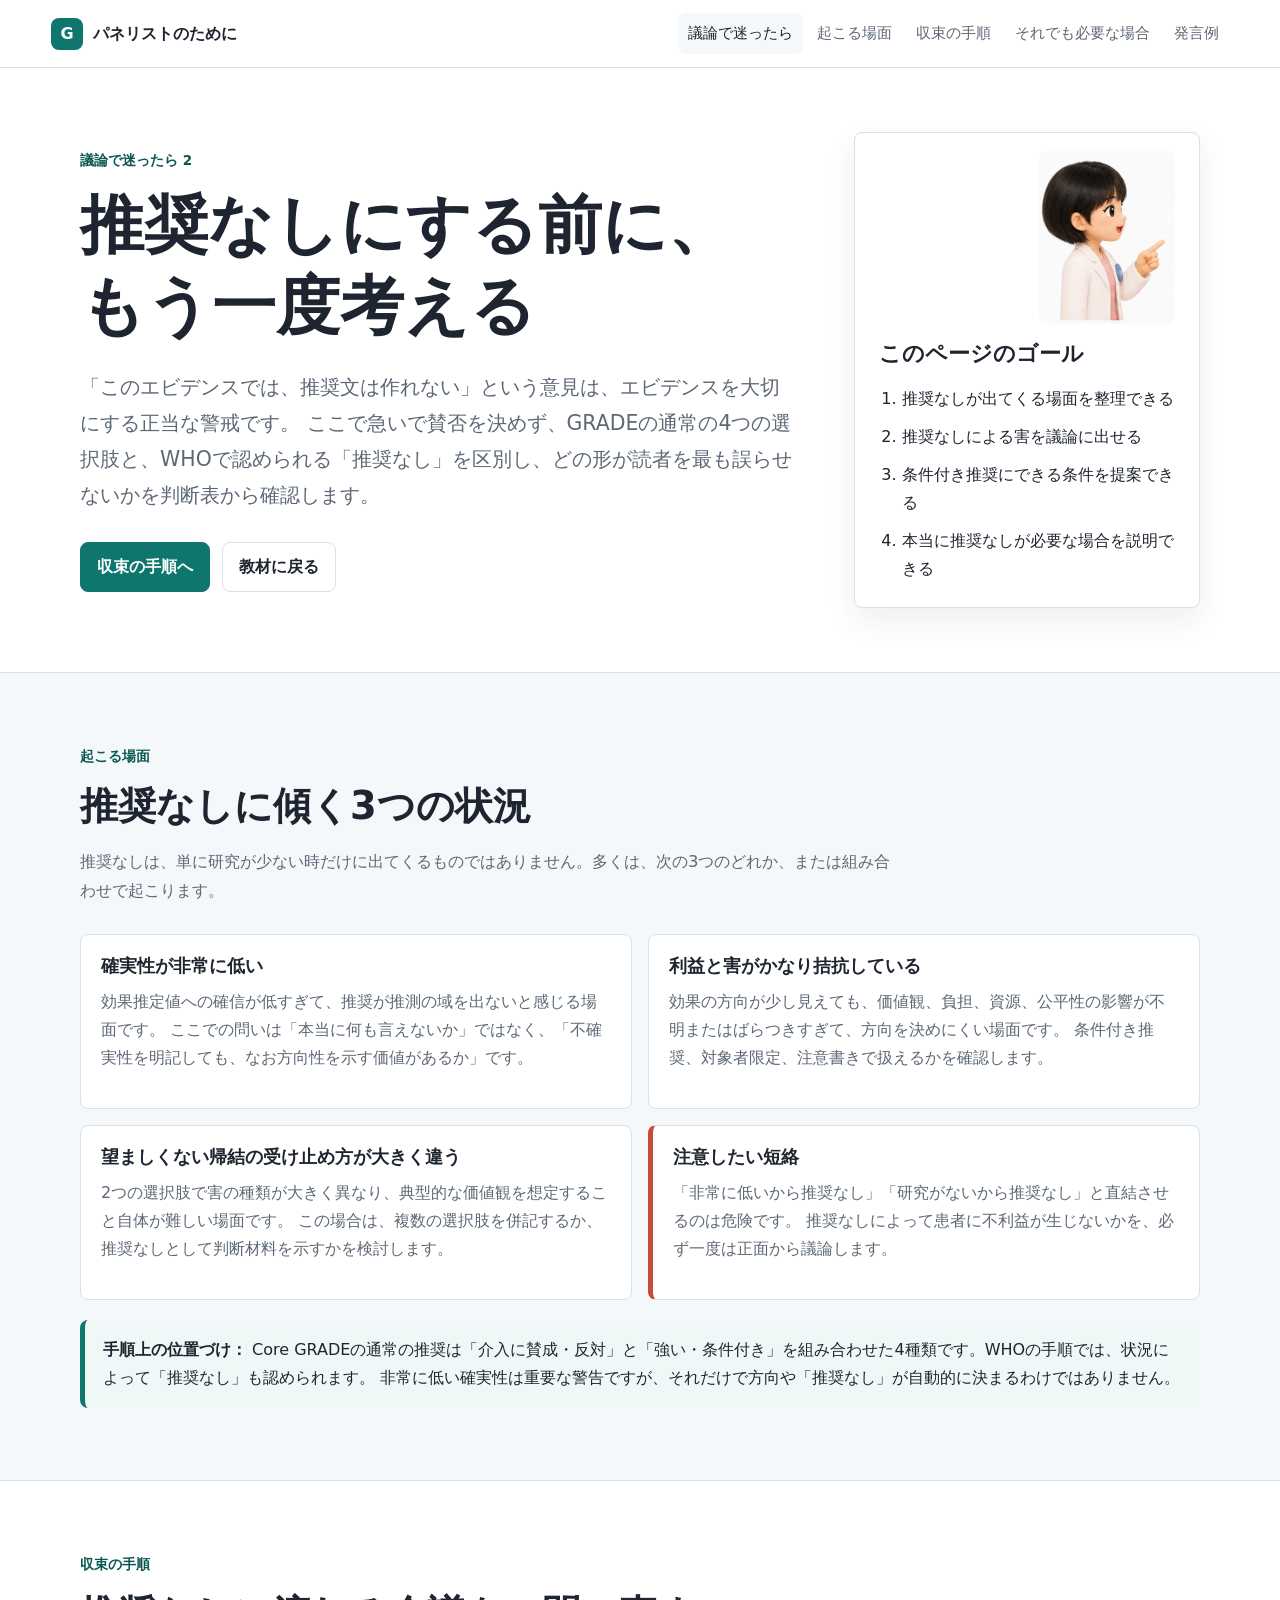
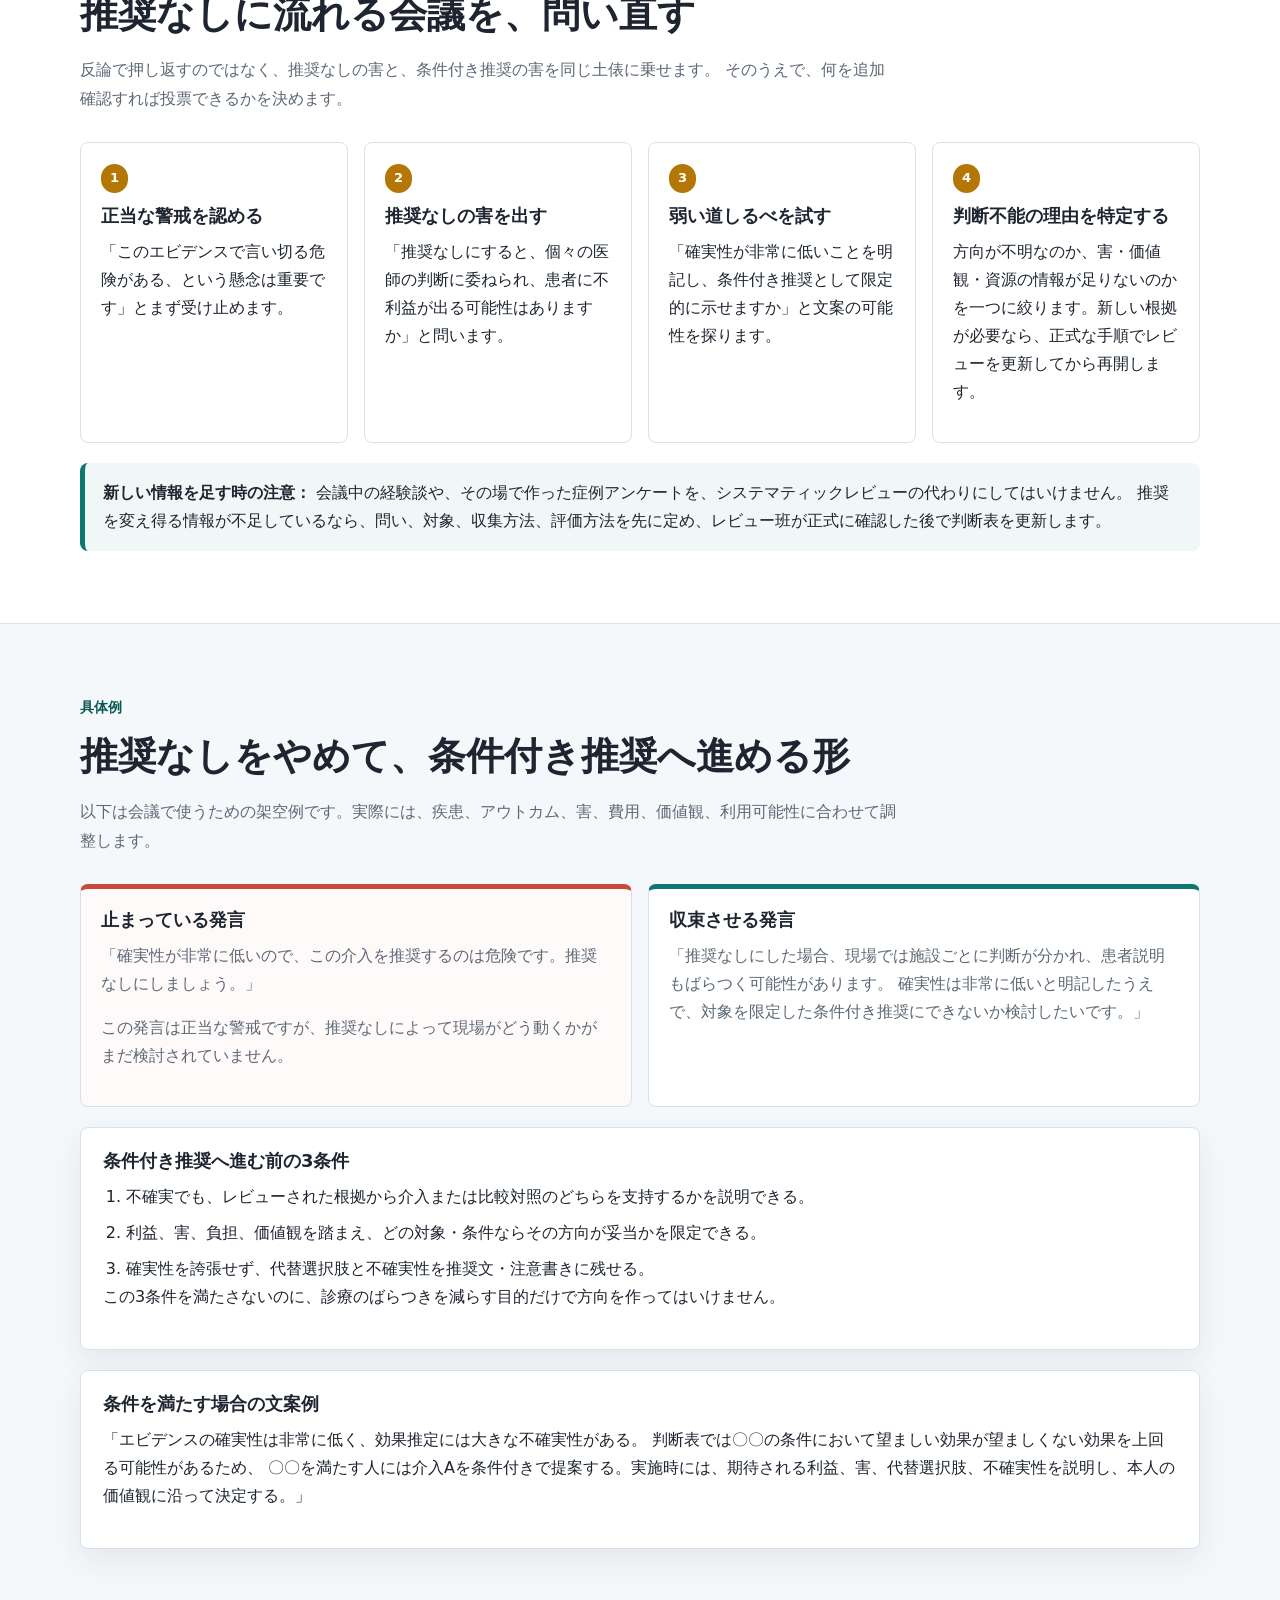
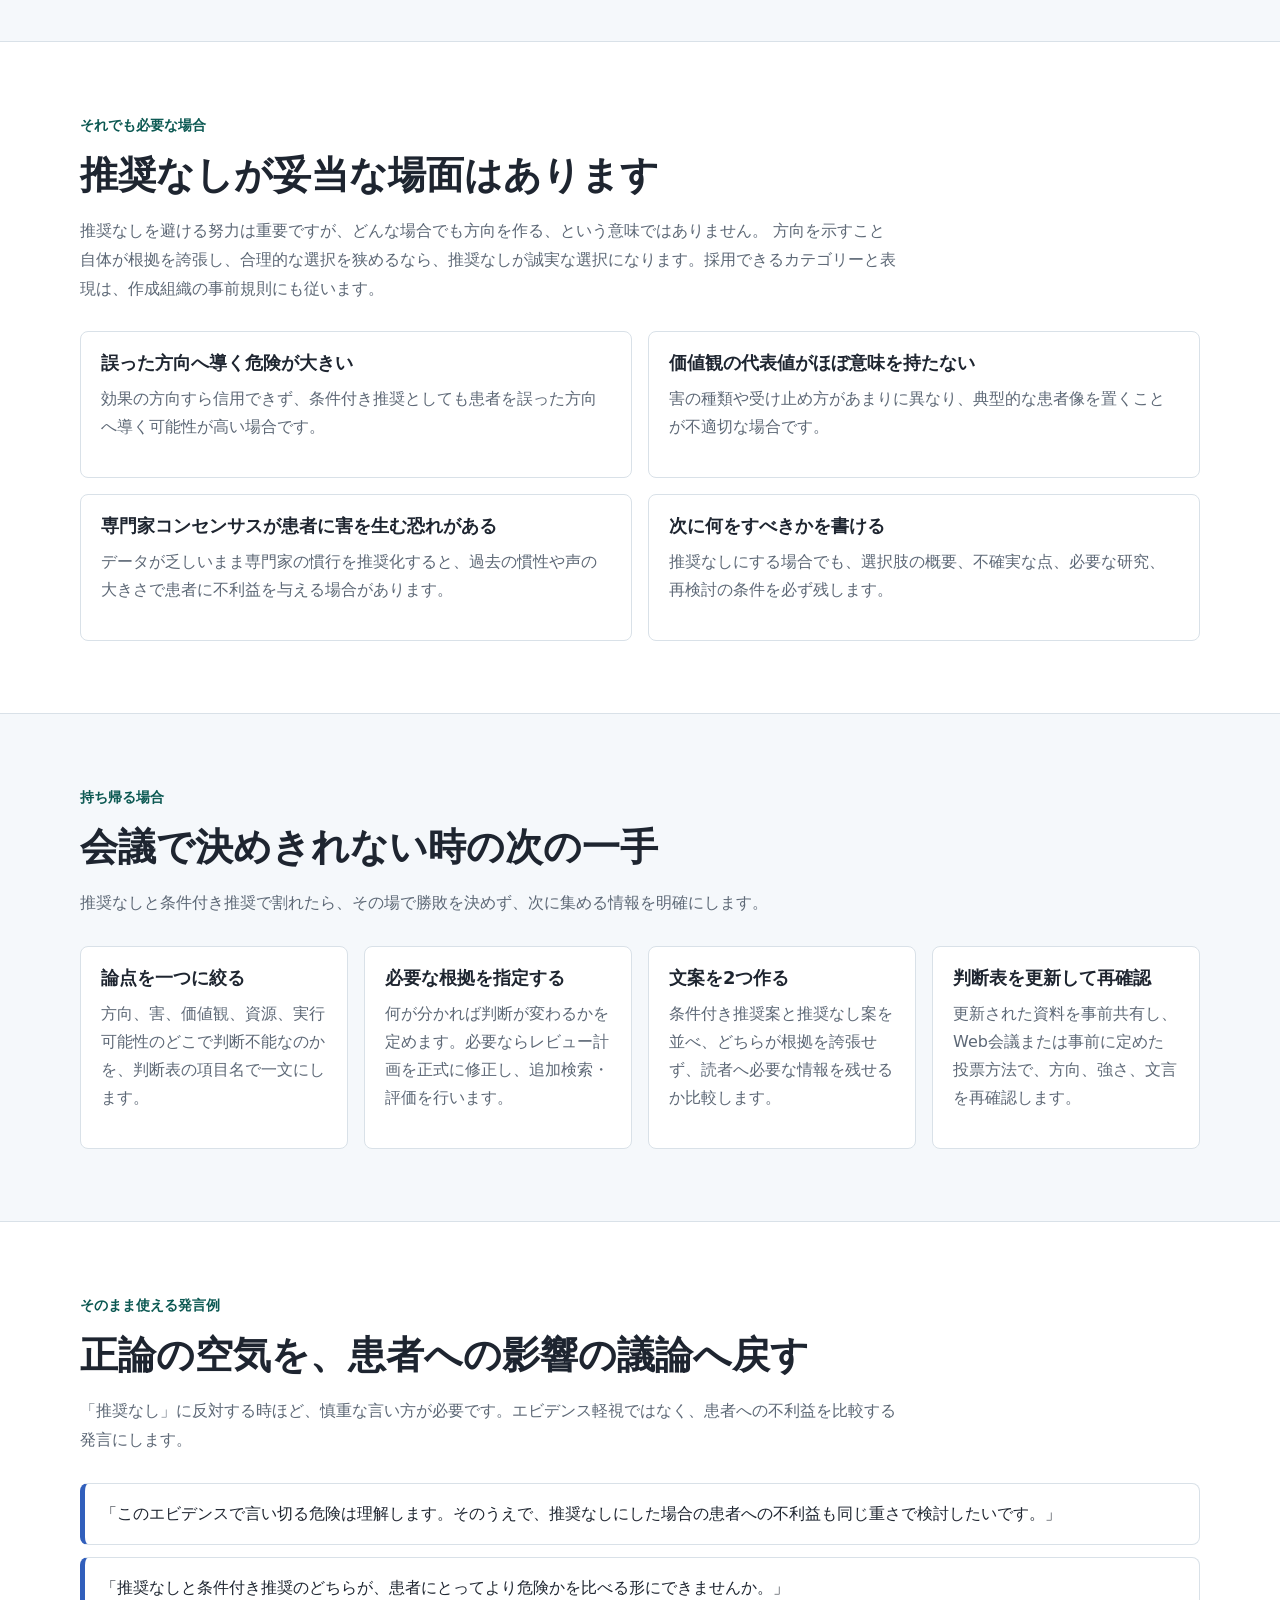
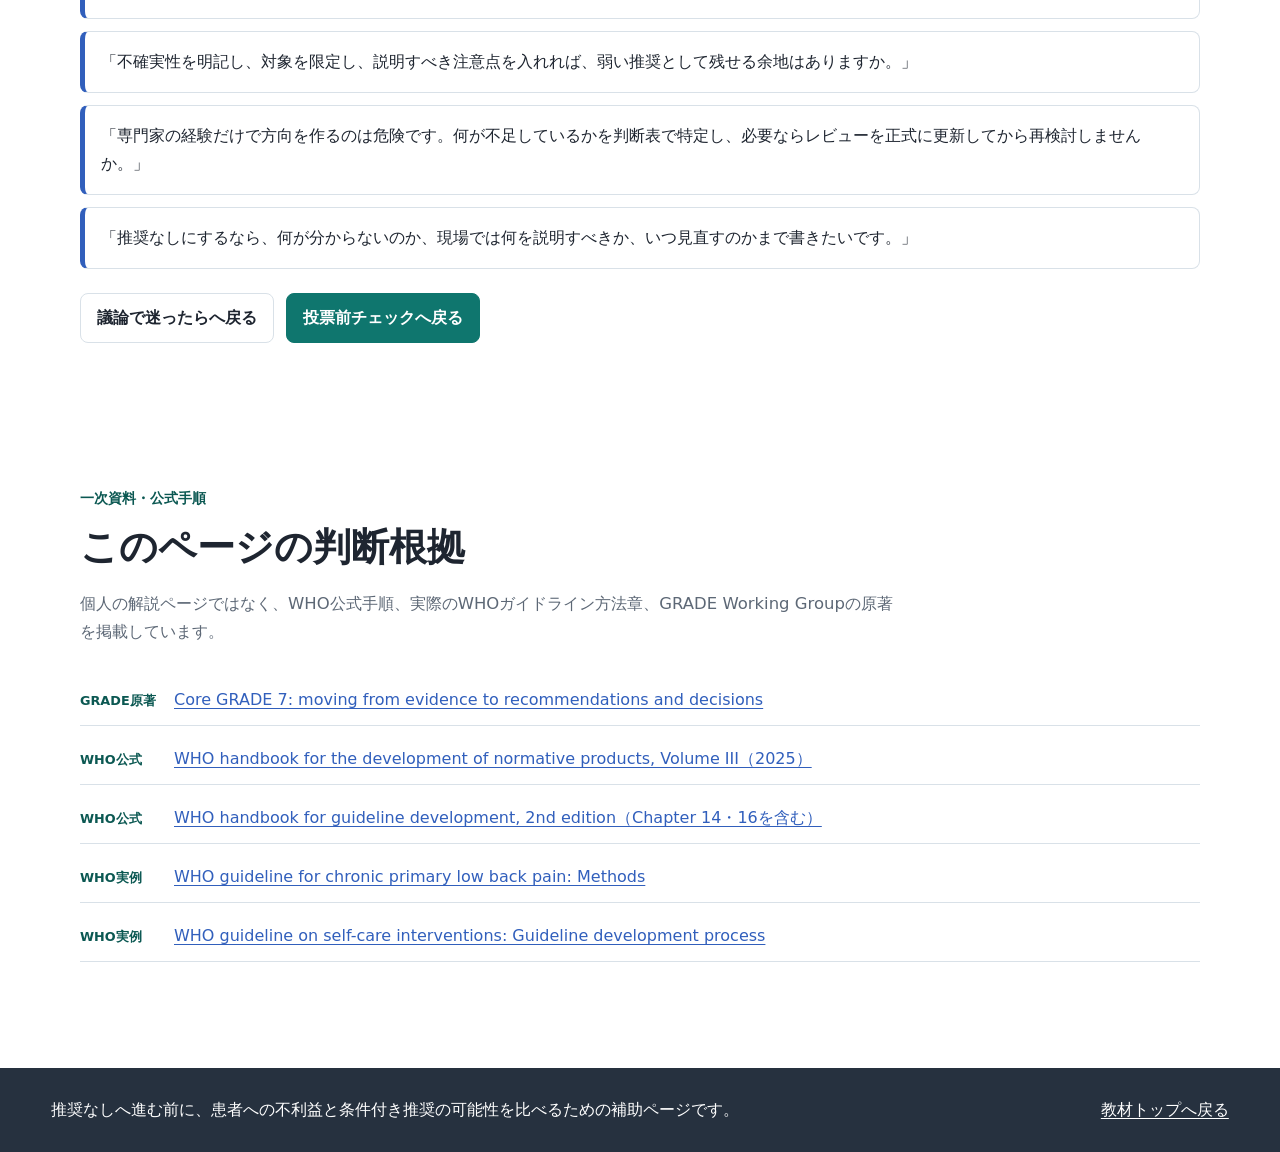
<file: no-recommendation.html>
<!doctype html>
<html lang="ja">
  <head>
    <meta charset="utf-8">
    <meta name="viewport" content="width=device-width, initial-scale=1">
    <title>推奨なしに流れそうな場合：議論で迷ったら</title>
    <meta
      name="description"
      content="診療ガイドラインのパネル会議で、エビデンスが乏しいため推奨なしに流れそうな時、患者への不利益と条件付き推奨の可能性を比較して議論を収束させる補助ページ。"
    >
    <link rel="stylesheet" href="assets/styles.css">
  </head>
  <body>
    <header class="topbar" data-topbar>
      <a class="brand" href="index.html#top" aria-label="教材トップへ">
        <span class="brand-mark" aria-hidden="true">G</span>
        <span>パネリストのために</span>
      </a>
      <nav class="topnav" aria-label="補助ページナビゲーション">
        <a href="panel-discussion-guide.html#discussion-help" aria-current="page">議論で迷ったら</a>
        <a href="#when">起こる場面</a>
        <a href="#recover">収束の手順</a>
        <a href="#still-none">それでも必要な場合</a>
        <a href="#phrases">発言例</a>
      </nav>
    </header>

    <main>
      <section class="hero section article-hero">
        <div class="hero-copy">
          <p class="eyebrow">議論で迷ったら 2</p>
          <h1>
            <span class="phrase">推奨なしにする前に、</span><span class="phrase">もう一度考える</span>
          </h1>
          <p class="lead">
            「このエビデンスでは、推奨文は作れない」という意見は、エビデンスを大切にする正当な警戒です。
            ここで急いで賛否を決めず、GRADEの通常の4つの選択肢と、WHOで認められる「推奨なし」を区別し、どの形が読者を最も誤らせないかを判断表から確認します。
          </p>
          <div class="page-actions">
            <a class="button primary" href="#recover">収束の手順へ</a>
            <a class="button secondary" href="panel-discussion-guide.html#discussion-help">教材に戻る</a>
          </div>
        </div>
        <aside class="hero-tool role-tool">
          <img class="mentor-avatar" src="assets/mentor/mentor-point.jpg" alt="資料を指し示す案内役のイラスト">
          <h2>このページのゴール</h2>
          <ol class="goal-list">
            <li>推奨なしが出てくる場面を整理できる</li>
            <li>推奨なしによる害を議論に出せる</li>
            <li>条件付き推奨にできる条件を提案できる</li>
            <li>本当に推奨なしが必要な場合を説明できる</li>
          </ol>
        </aside>
      </section>

      <section id="when" class="section band">
        <div class="section-head">
          <p class="eyebrow">起こる場面</p>
          <h2>推奨なしに傾く3つの状況</h2>
          <p>
            推奨なしは、単に研究が少ない時だけに出てくるものではありません。多くは、次の3つのどれか、または組み合わせで起こります。
          </p>
        </div>
        <div class="lesson-grid">
          <article class="lesson">
            <h3>確実性が非常に低い</h3>
            <p>
              効果推定値への確信が低すぎて、推奨が推測の域を出ないと感じる場面です。
              ここでの問いは「本当に何も言えないか」ではなく、「不確実性を明記しても、なお方向性を示す価値があるか」です。
            </p>
          </article>
          <article class="lesson">
            <h3>利益と害がかなり拮抗している</h3>
            <p>
              効果の方向が少し見えても、価値観、負担、資源、公平性の影響が不明またはばらつきすぎて、方向を決めにくい場面です。
              条件付き推奨、対象者限定、注意書きで扱えるかを確認します。
            </p>
          </article>
          <article class="lesson">
            <h3>望ましくない帰結の受け止め方が大きく違う</h3>
            <p>
              2つの選択肢で害の種類が大きく異なり、典型的な価値観を想定すること自体が難しい場面です。
              この場合は、複数の選択肢を併記するか、推奨なしとして判断材料を示すかを検討します。
            </p>
          </article>
          <article class="lesson warning">
            <h3>注意したい短絡</h3>
            <p>
              「非常に低いから推奨なし」「研究がないから推奨なし」と直結させるのは危険です。
              推奨なしによって患者に不利益が生じないかを、必ず一度は正面から議論します。
            </p>
          </article>
        </div>
        <div class="callout">
          <strong>手順上の位置づけ：</strong>
          Core GRADEの通常の推奨は「介入に賛成・反対」と「強い・条件付き」を組み合わせた4種類です。WHOの手順では、状況によって「推奨なし」も認められます。
          非常に低い確実性は重要な警告ですが、それだけで方向や「推奨なし」が自動的に決まるわけではありません。
        </div>
      </section>

      <section id="recover" class="section">
        <div class="section-head">
          <p class="eyebrow">収束の手順</p>
          <h2>推奨なしに流れる会議を、問い直す</h2>
          <p>
            反論で押し返すのではなく、推奨なしの害と、条件付き推奨の害を同じ土俵に乗せます。
            そのうえで、何を追加確認すれば投票できるかを決めます。
          </p>
        </div>
        <div class="post-flow">
          <article>
            <span class="time-badge">1</span>
            <h3>正当な警戒を認める</h3>
            <p>「このエビデンスで言い切る危険がある、という懸念は重要です」とまず受け止めます。</p>
          </article>
          <article>
            <span class="time-badge">2</span>
            <h3>推奨なしの害を出す</h3>
            <p>「推奨なしにすると、個々の医師の判断に委ねられ、患者に不利益が出る可能性はありますか」と問います。</p>
          </article>
          <article>
            <span class="time-badge">3</span>
            <h3>弱い道しるべを試す</h3>
            <p>「確実性が非常に低いことを明記し、条件付き推奨として限定的に示せますか」と文案の可能性を探ります。</p>
          </article>
          <article>
            <span class="time-badge">4</span>
            <h3>判断不能の理由を特定する</h3>
            <p>方向が不明なのか、害・価値観・資源の情報が足りないのかを一つに絞ります。新しい根拠が必要なら、正式な手順でレビューを更新してから再開します。</p>
          </article>
        </div>
        <div class="callout">
          <strong>新しい情報を足す時の注意：</strong>
          会議中の経験談や、その場で作った症例アンケートを、システマティックレビューの代わりにしてはいけません。
          推奨を変え得る情報が不足しているなら、問い、対象、収集方法、評価方法を先に定め、レビュー班が正式に確認した後で判断表を更新します。
        </div>
      </section>

      <section class="section band">
        <div class="section-head">
          <p class="eyebrow">具体例</p>
          <h2>推奨なしをやめて、条件付き推奨へ進める形</h2>
          <p>
            以下は会議で使うための架空例です。実際には、疾患、アウトカム、害、費用、価値観、利用可能性に合わせて調整します。
          </p>
        </div>
        <div class="concept-grid">
          <article class="concept-card strong-card">
            <h3>止まっている発言</h3>
            <p>
              「確実性が非常に低いので、この介入を推奨するのは危険です。推奨なしにしましょう。」
            </p>
            <p class="muted">
              この発言は正当な警戒ですが、推奨なしによって現場がどう動くかがまだ検討されていません。
            </p>
          </article>
          <article class="concept-card">
            <h3>収束させる発言</h3>
            <p>
              「推奨なしにした場合、現場では施設ごとに判断が分かれ、患者説明もばらつく可能性があります。
              確実性は非常に低いと明記したうえで、対象を限定した条件付き推奨にできないか検討したいです。」
            </p>
          </article>
        </div>
        <div class="reading-steps">
          <h3>条件付き推奨へ進む前の3条件</h3>
          <ol>
            <li>不確実でも、レビューされた根拠から介入または比較対照のどちらを支持するかを説明できる。</li>
            <li>利益、害、負担、価値観を踏まえ、どの対象・条件ならその方向が妥当かを限定できる。</li>
            <li>確実性を誇張せず、代替選択肢と不確実性を推奨文・注意書きに残せる。</li>
          </ol>
          <p>この3条件を満たさないのに、診療のばらつきを減らす目的だけで方向を作ってはいけません。</p>
        </div>
        <div class="reading-steps">
          <h3>条件を満たす場合の文案例</h3>
          <p>
            「エビデンスの確実性は非常に低く、効果推定には大きな不確実性がある。
            判断表では〇〇の条件において望ましい効果が望ましくない効果を上回る可能性があるため、
            〇〇を満たす人には介入Aを条件付きで提案する。実施時には、期待される利益、害、代替選択肢、不確実性を説明し、本人の価値観に沿って決定する。」
          </p>
        </div>
      </section>

      <section id="still-none" class="section">
        <div class="section-head">
          <p class="eyebrow">それでも必要な場合</p>
          <h2>推奨なしが妥当な場面はあります</h2>
          <p>
            推奨なしを避ける努力は重要ですが、どんな場合でも方向を作る、という意味ではありません。
            方向を示すこと自体が根拠を誇張し、合理的な選択を狭めるなら、推奨なしが誠実な選択になります。採用できるカテゴリーと表現は、作成組織の事前規則にも従います。
          </p>
        </div>
        <div class="lesson-grid">
          <article class="lesson">
            <h3>誤った方向へ導く危険が大きい</h3>
            <p>効果の方向すら信用できず、条件付き推奨としても患者を誤った方向へ導く可能性が高い場合です。</p>
          </article>
          <article class="lesson">
            <h3>価値観の代表値がほぼ意味を持たない</h3>
            <p>害の種類や受け止め方があまりに異なり、典型的な患者像を置くことが不適切な場合です。</p>
          </article>
          <article class="lesson">
            <h3>専門家コンセンサスが患者に害を生む恐れがある</h3>
            <p>データが乏しいまま専門家の慣行を推奨化すると、過去の慣性や声の大きさで患者に不利益を与える場合があります。</p>
          </article>
          <article class="lesson">
            <h3>次に何をすべきかを書ける</h3>
            <p>推奨なしにする場合でも、選択肢の概要、不確実な点、必要な研究、再検討の条件を必ず残します。</p>
          </article>
        </div>
      </section>

      <section class="section band">
        <div class="section-head">
          <p class="eyebrow">持ち帰る場合</p>
          <h2>会議で決めきれない時の次の一手</h2>
          <p>
            推奨なしと条件付き推奨で割れたら、その場で勝敗を決めず、次に集める情報を明確にします。
          </p>
        </div>
        <div class="route-grid four-step">
          <article class="info-card">
            <h3>論点を一つに絞る</h3>
            <p>方向、害、価値観、資源、実行可能性のどこで判断不能なのかを、判断表の項目名で一文にします。</p>
          </article>
          <article class="info-card">
            <h3>必要な根拠を指定する</h3>
            <p>何が分かれば判断が変わるかを定めます。必要ならレビュー計画を正式に修正し、追加検索・評価を行います。</p>
          </article>
          <article class="info-card">
            <h3>文案を2つ作る</h3>
            <p>条件付き推奨案と推奨なし案を並べ、どちらが根拠を誇張せず、読者へ必要な情報を残せるか比較します。</p>
          </article>
          <article class="info-card">
            <h3>判断表を更新して再確認</h3>
            <p>更新された資料を事前共有し、Web会議または事前に定めた投票方法で、方向、強さ、文言を再確認します。</p>
          </article>
        </div>
      </section>

      <section id="phrases" class="section">
        <div class="section-head">
          <p class="eyebrow">そのまま使える発言例</p>
          <h2>正論の空気を、患者への影響の議論へ戻す</h2>
          <p>
            「推奨なし」に反対する時ほど、慎重な言い方が必要です。エビデンス軽視ではなく、患者への不利益を比較する発言にします。
          </p>
        </div>
        <div class="phrase-bank">
          <p>「このエビデンスで言い切る危険は理解します。そのうえで、推奨なしにした場合の患者への不利益も同じ重さで検討したいです。」</p>
          <p>「推奨なしと条件付き推奨のどちらが、患者にとってより危険かを比べる形にできませんか。」</p>
          <p>「不確実性を明記し、対象を限定し、説明すべき注意点を入れれば、弱い推奨として残せる余地はありますか。」</p>
          <p>「専門家の経験だけで方向を作るのは危険です。何が不足しているかを判断表で特定し、必要ならレビューを正式に更新してから再検討しませんか。」</p>
          <p>「推奨なしにするなら、何が分からないのか、現場では何を説明すべきか、いつ見直すのかまで書きたいです。」</p>
        </div>
        <div class="page-actions next-actions">
          <a class="button secondary" href="panel-discussion-guide.html#discussion-help">議論で迷ったらへ戻る</a>
          <a class="button primary" href="evidence-reading.html#vote">投票前チェックへ戻る</a>
        </div>
      </section>

      <section class="section sources">
        <div class="section-head">
          <p class="eyebrow">一次資料・公式手順</p>
          <h2>このページの判断根拠</h2>
          <p>個人の解説ページではなく、WHO公式手順、実際のWHOガイドライン方法章、GRADE Working Groupの原著を掲載しています。</p>
        </div>
        <ul class="source-list source-list-tagged">
          <li><span class="source-kind">GRADE原著</span><a href="https://www.bmj.com/content/389/bmj-2024-083867">Core GRADE 7: moving from evidence to recommendations and decisions</a></li>
          <li><span class="source-kind">WHO公式</span><a href="https://www.who.int/publications/b/79605">WHO handbook for the development of normative products, Volume III（2025）</a></li>
          <li><span class="source-kind">WHO公式</span><a href="https://www.who.int/publications/i/item/9789241548960">WHO handbook for guideline development, 2nd edition（Chapter 14・16を含む）</a></li>
          <li><span class="source-kind">WHO実例</span><a href="https://www.ncbi.nlm.nih.gov/books/NBK599205/">WHO guideline for chronic primary low back pain: Methods</a></li>
          <li><span class="source-kind">WHO実例</span><a href="https://www.ncbi.nlm.nih.gov/books/NBK582353/">WHO guideline on self-care interventions: Guideline development process</a></li>
        </ul>
      </section>
    </main>

    <footer class="site-footer">
      <p>推奨なしへ進む前に、患者への不利益と条件付き推奨の可能性を比べるための補助ページです。</p>
      <a href="index.html#top">教材トップへ戻る</a>
    </footer>
  </body>
</html>
</file>
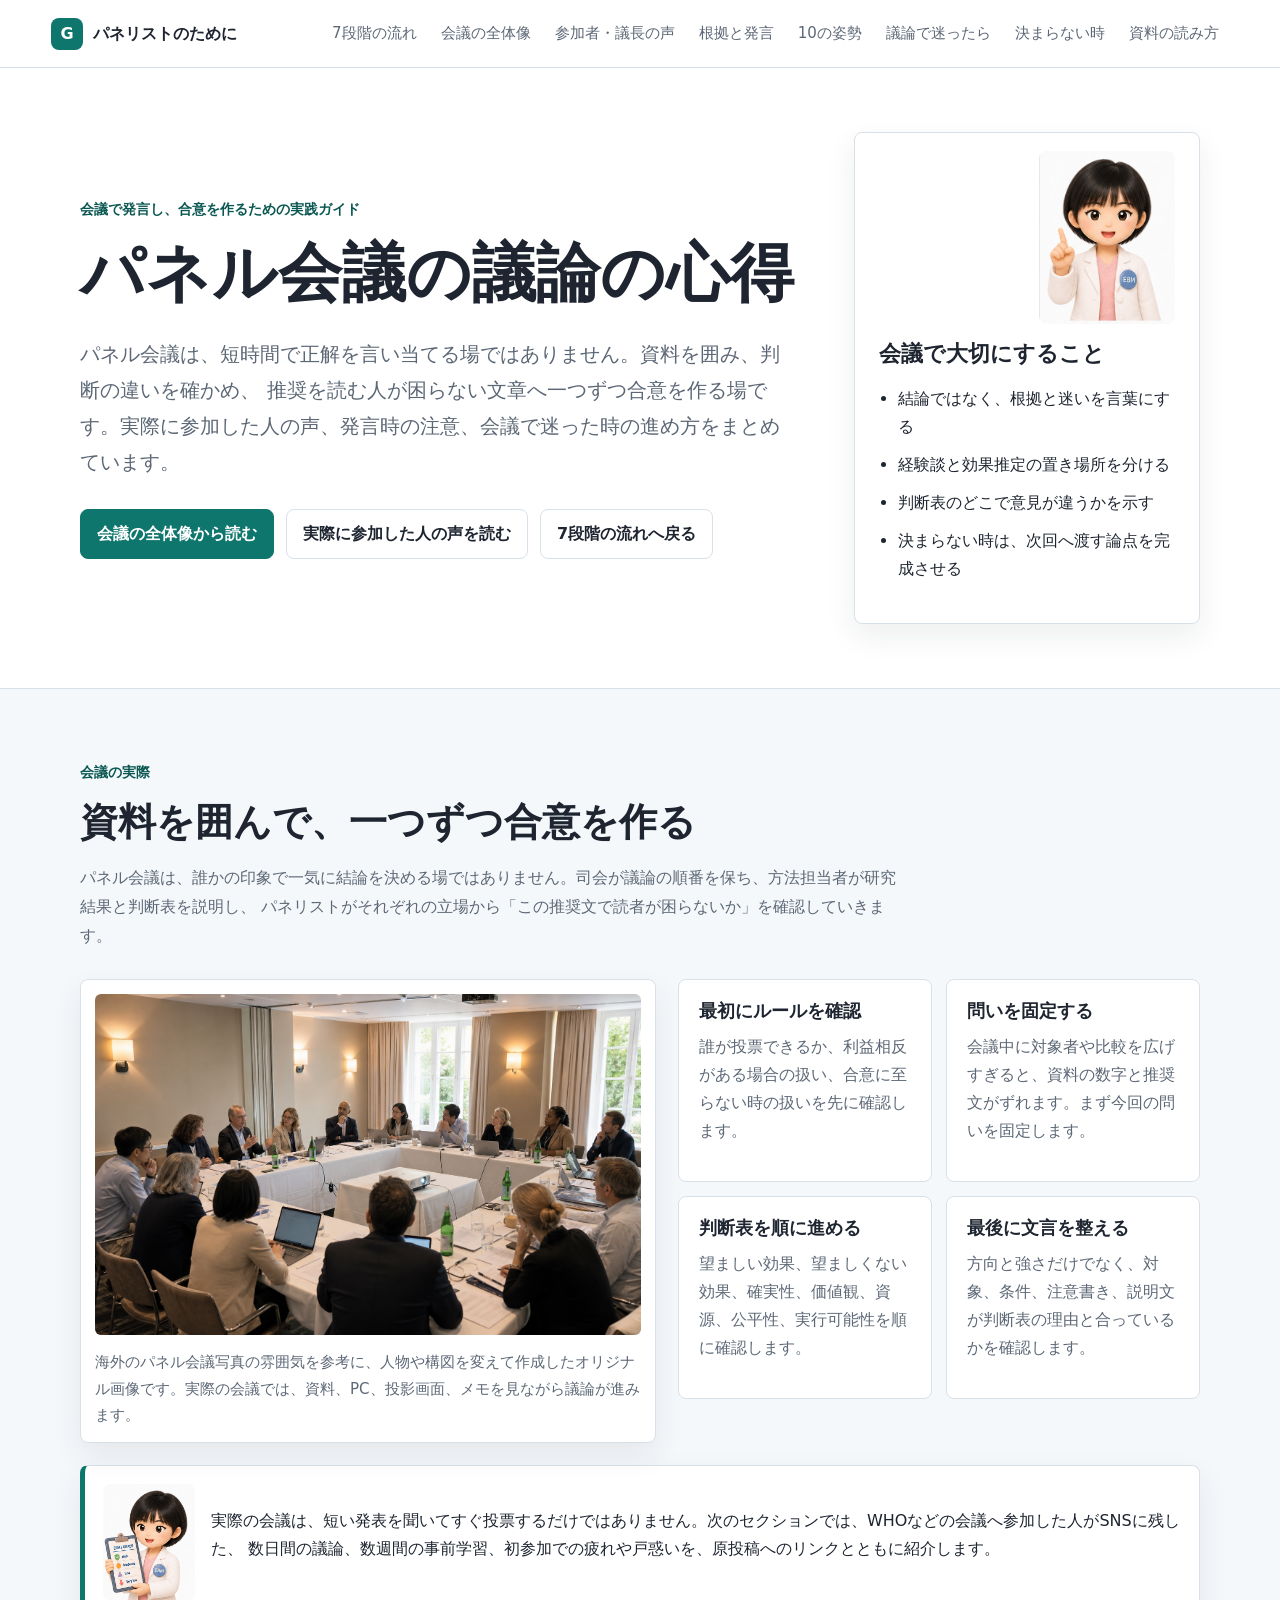
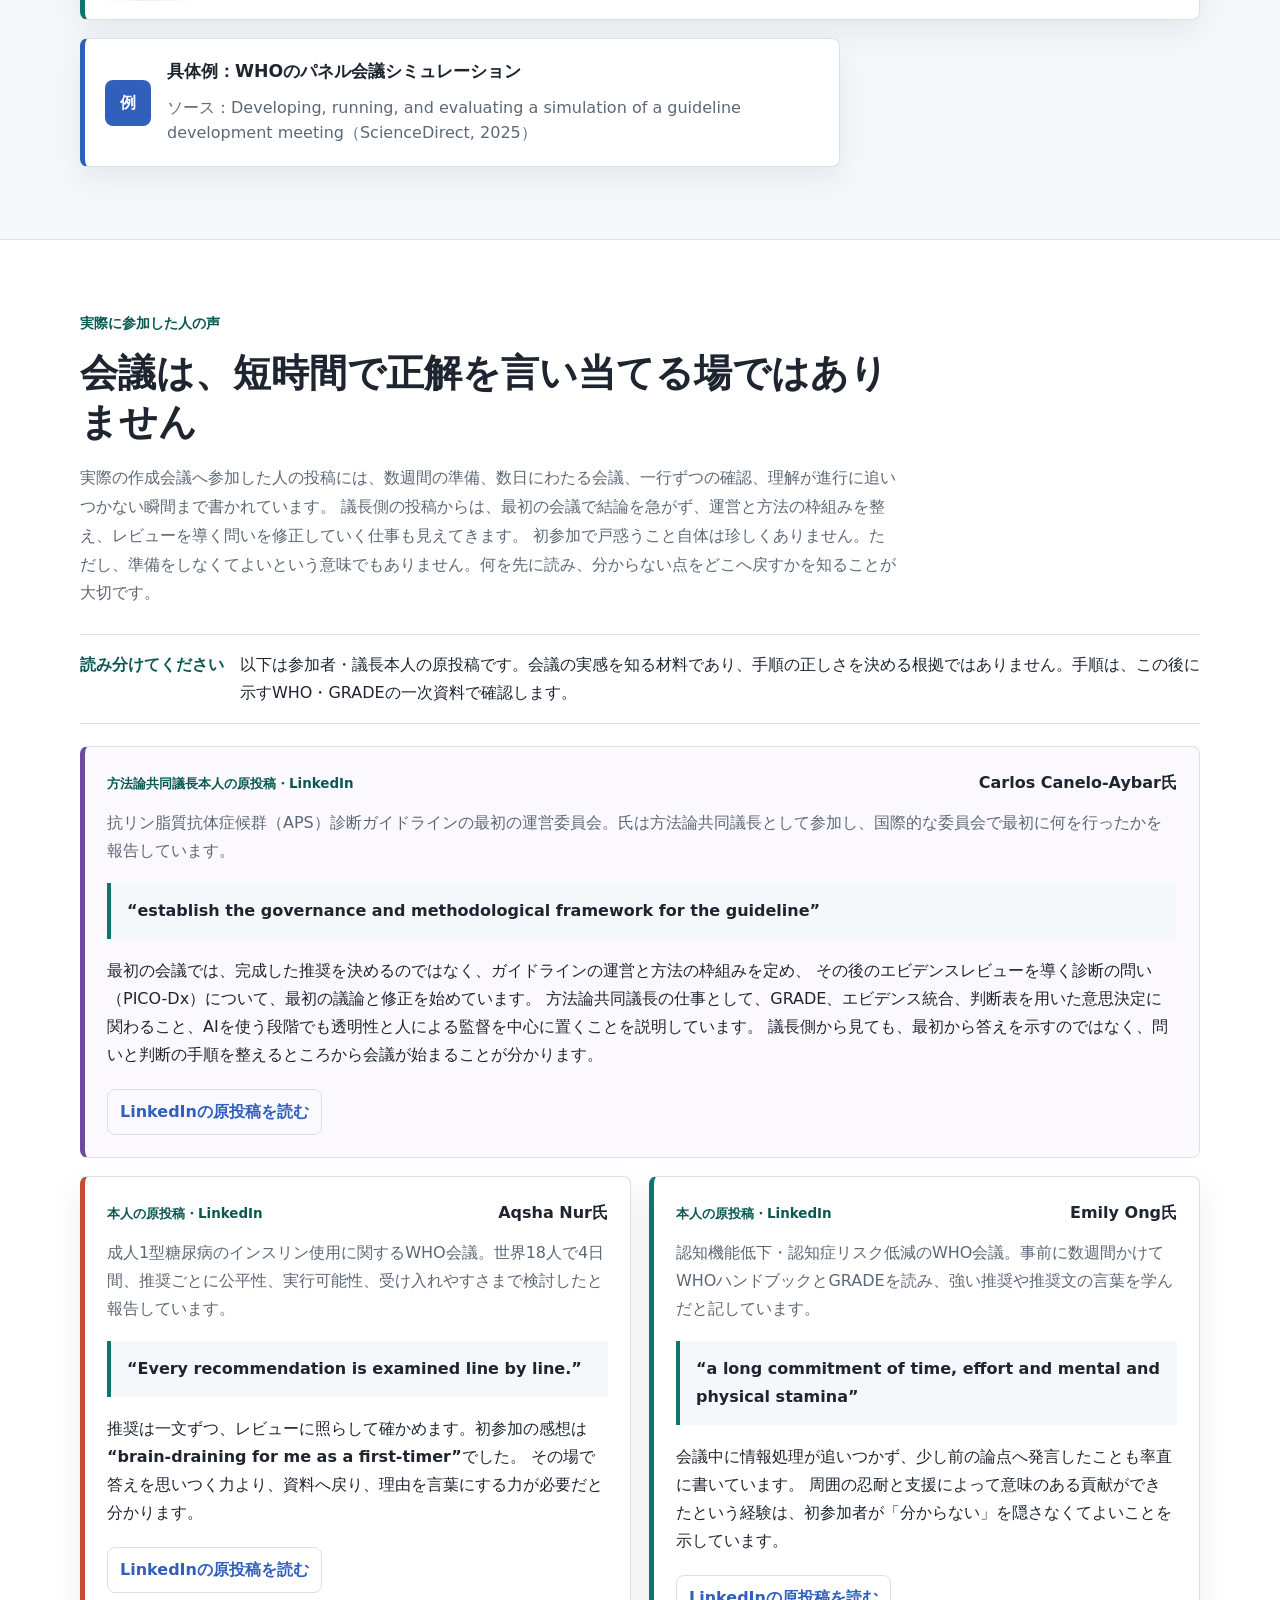
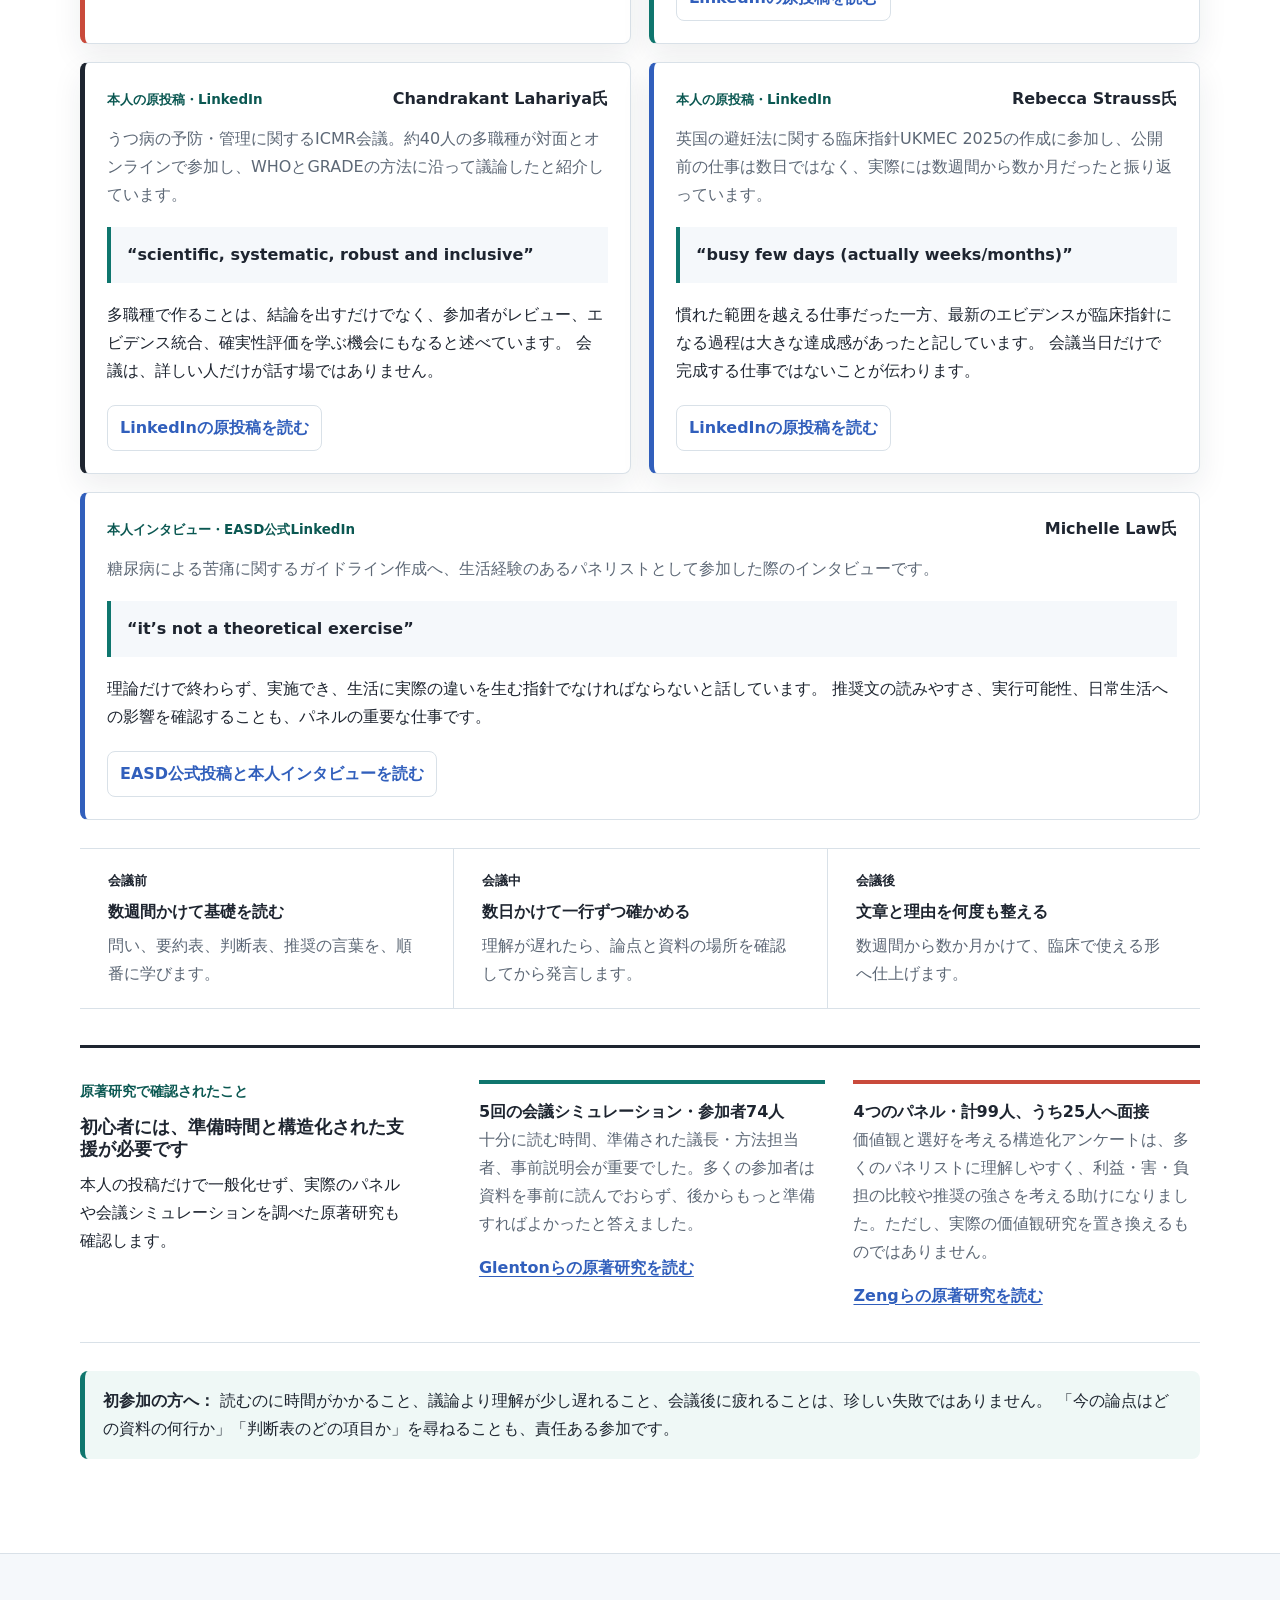
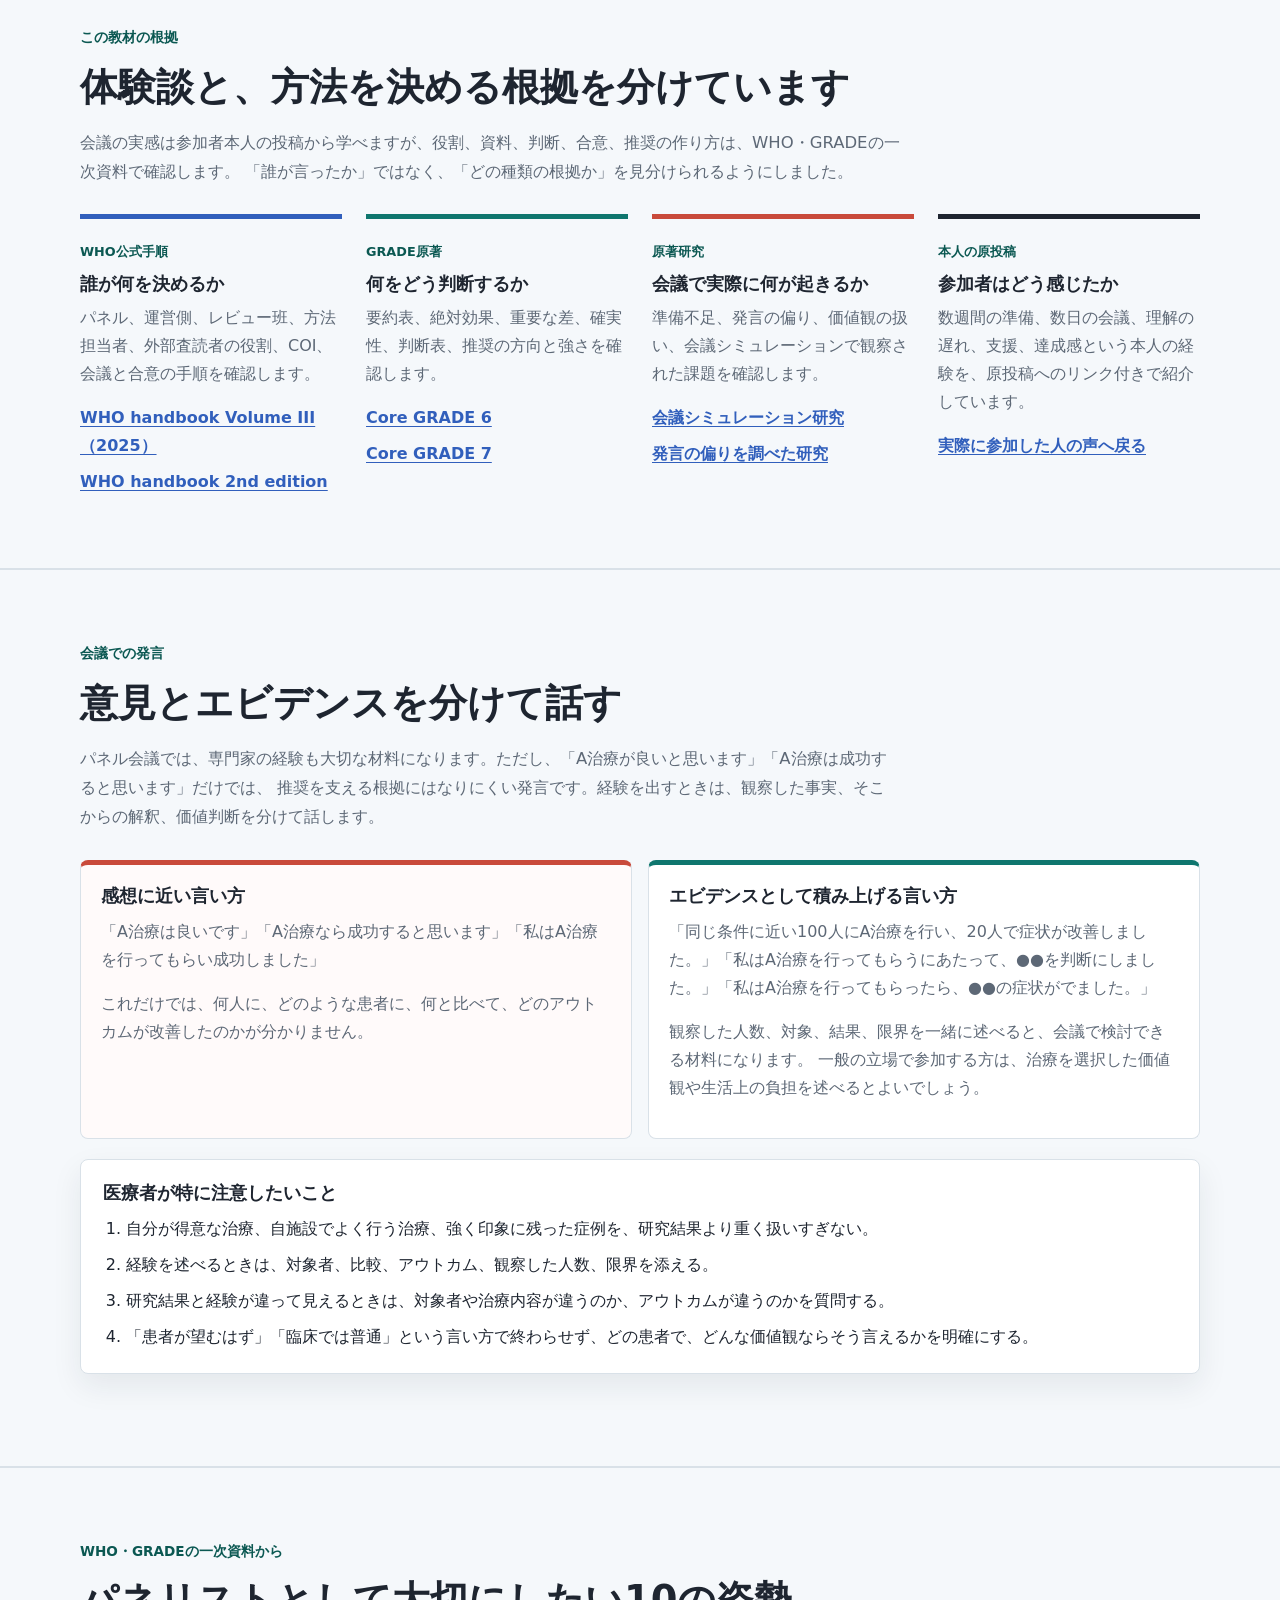
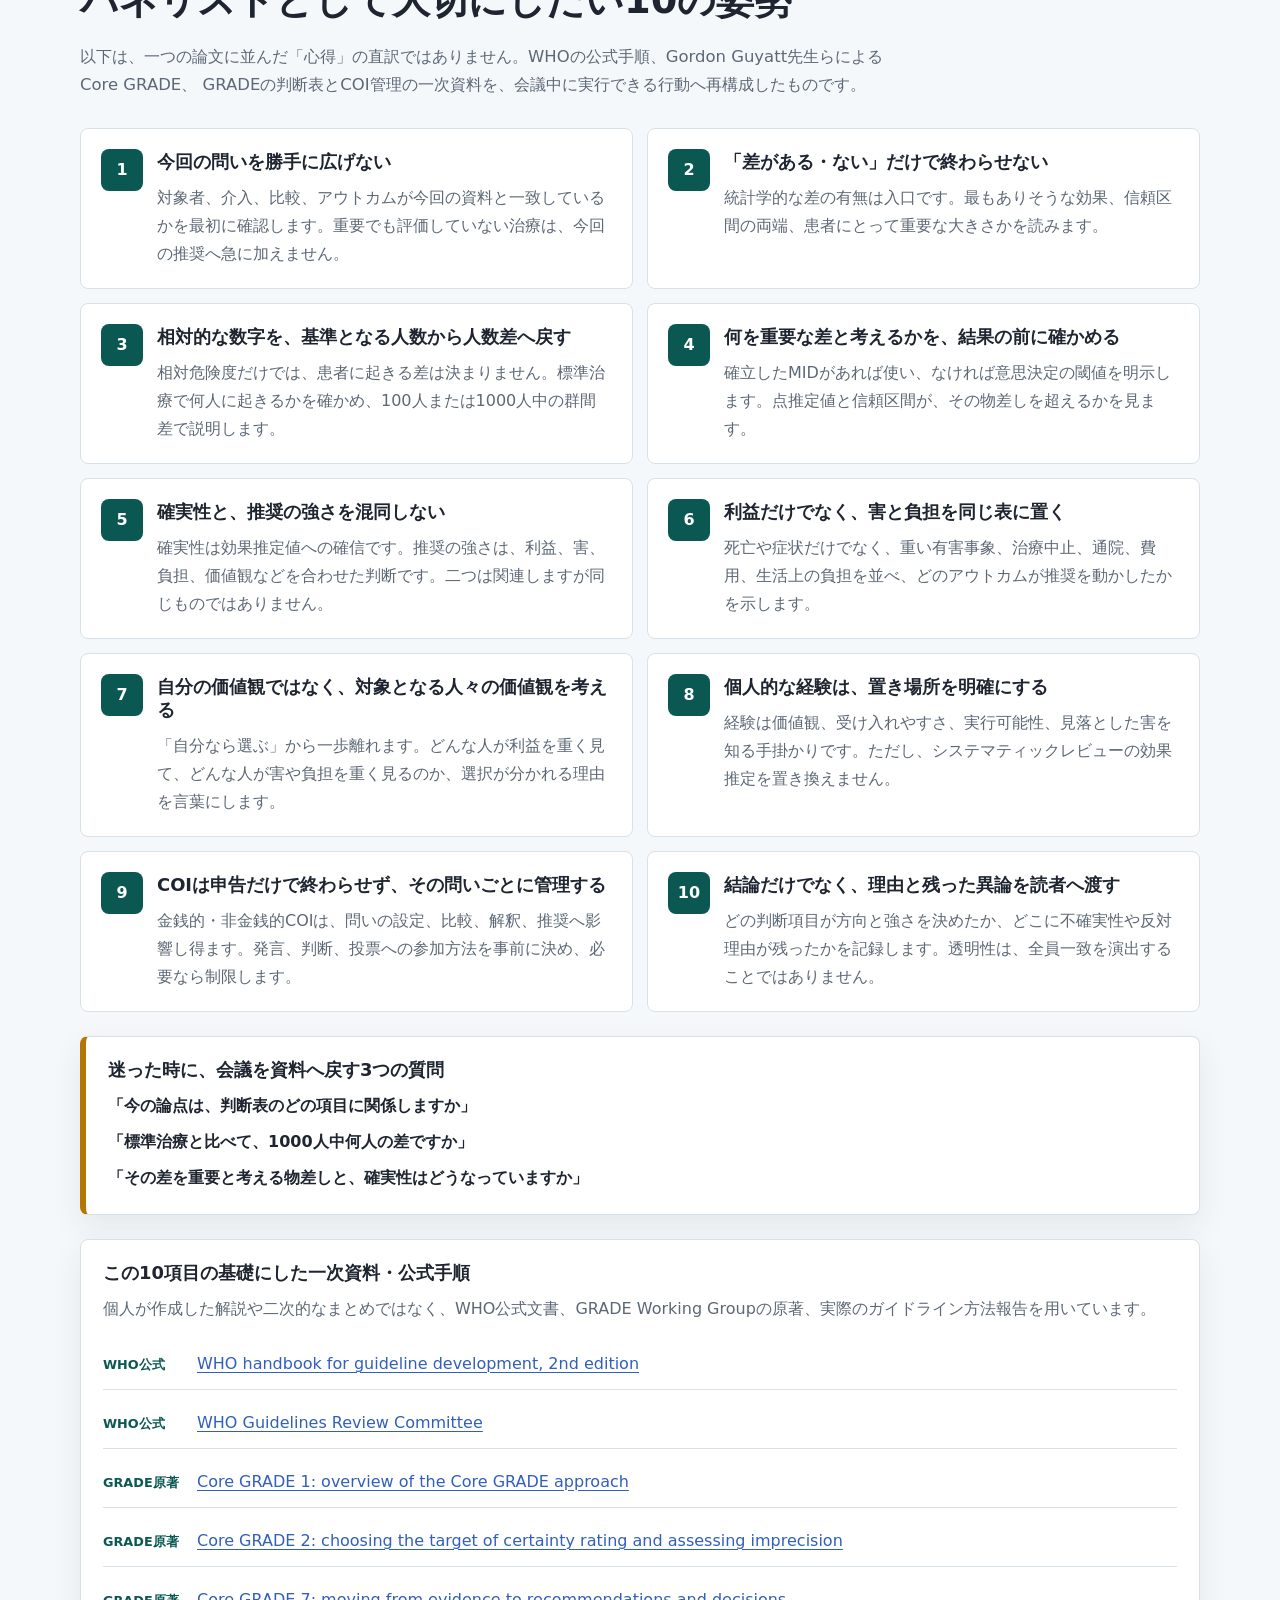
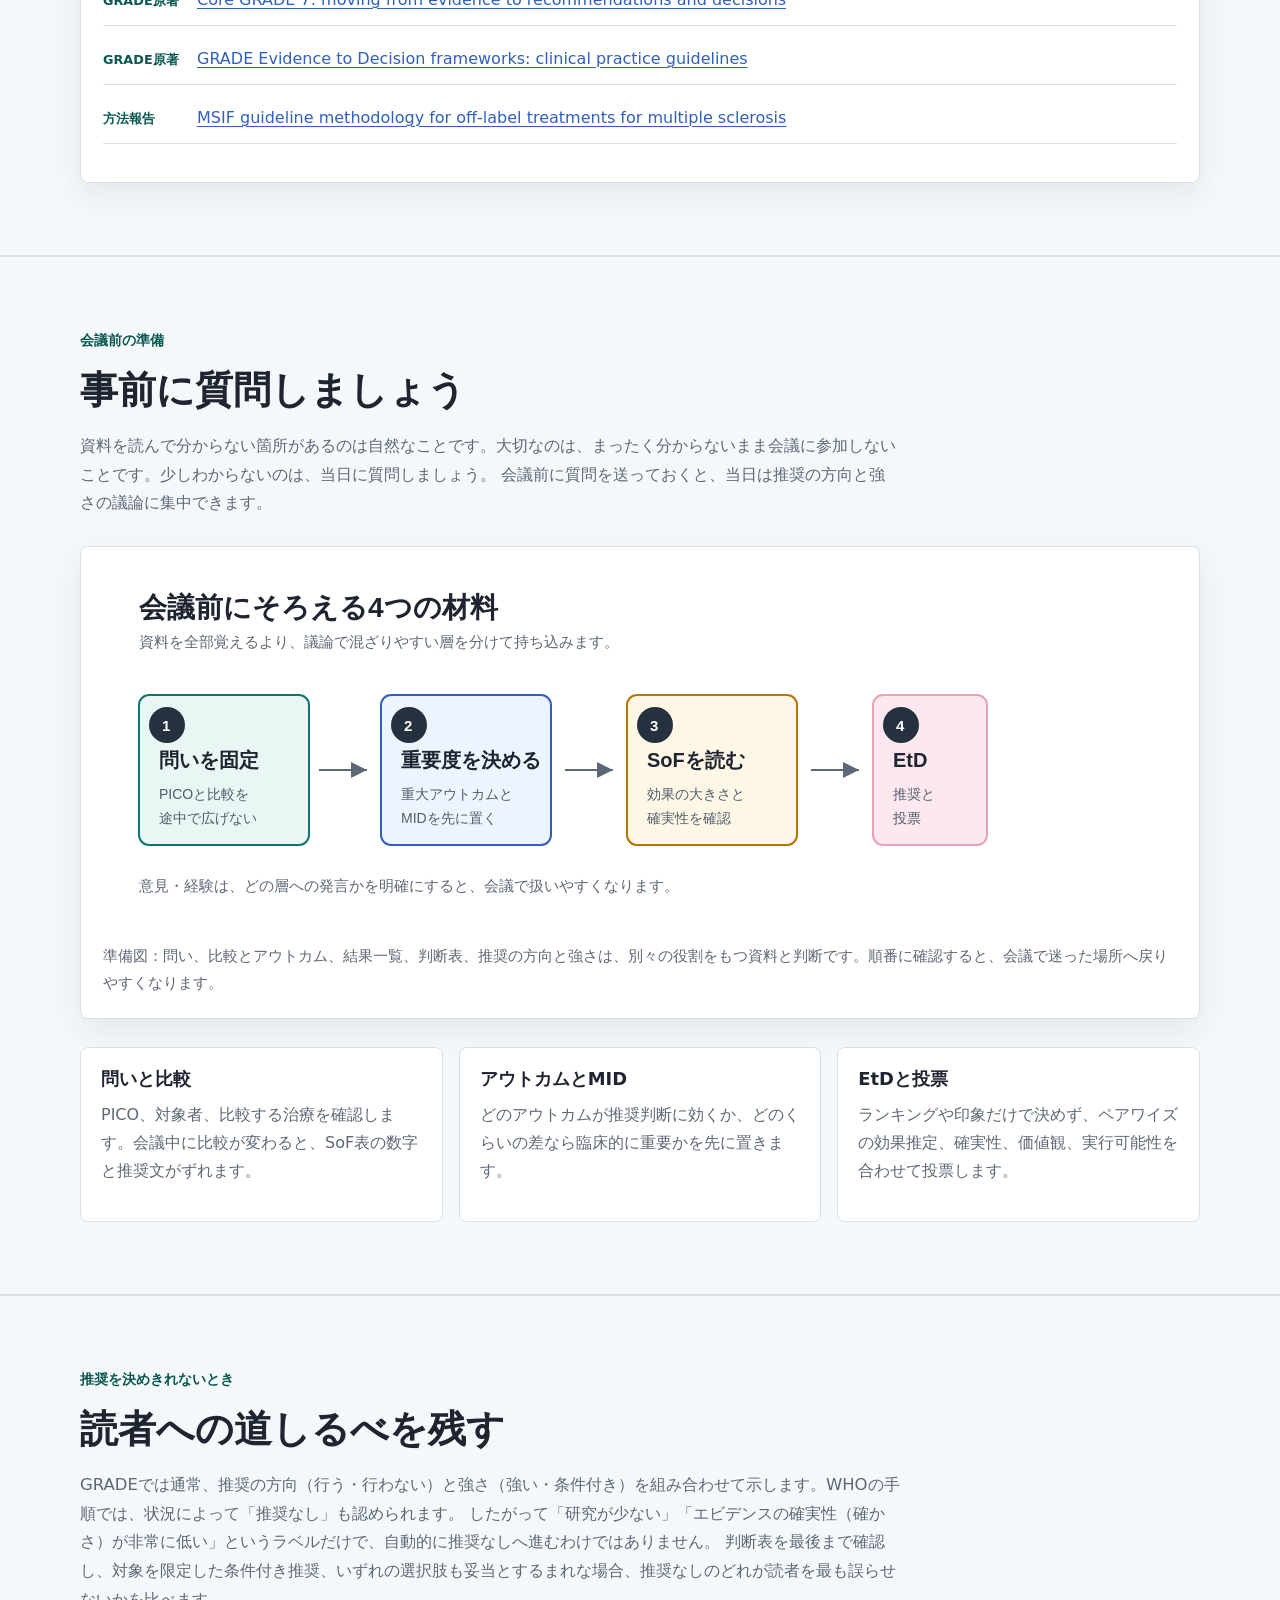
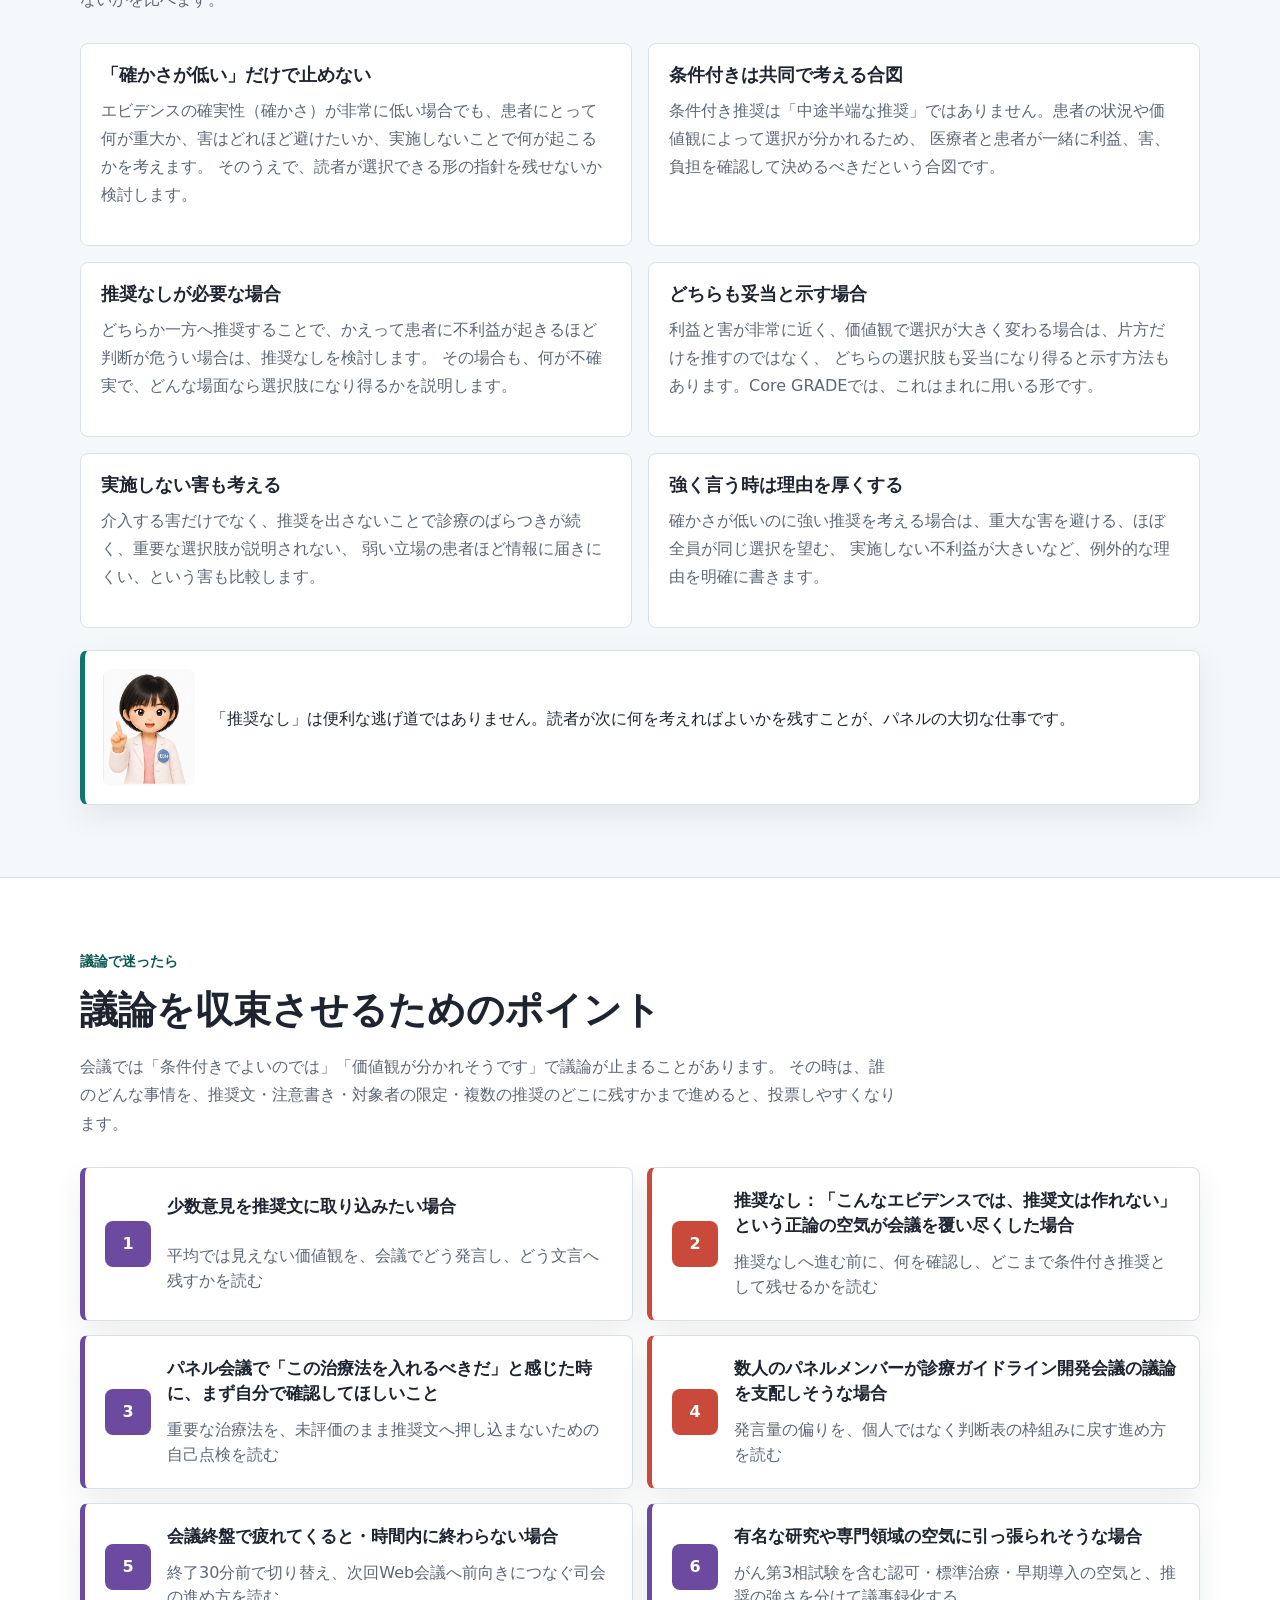
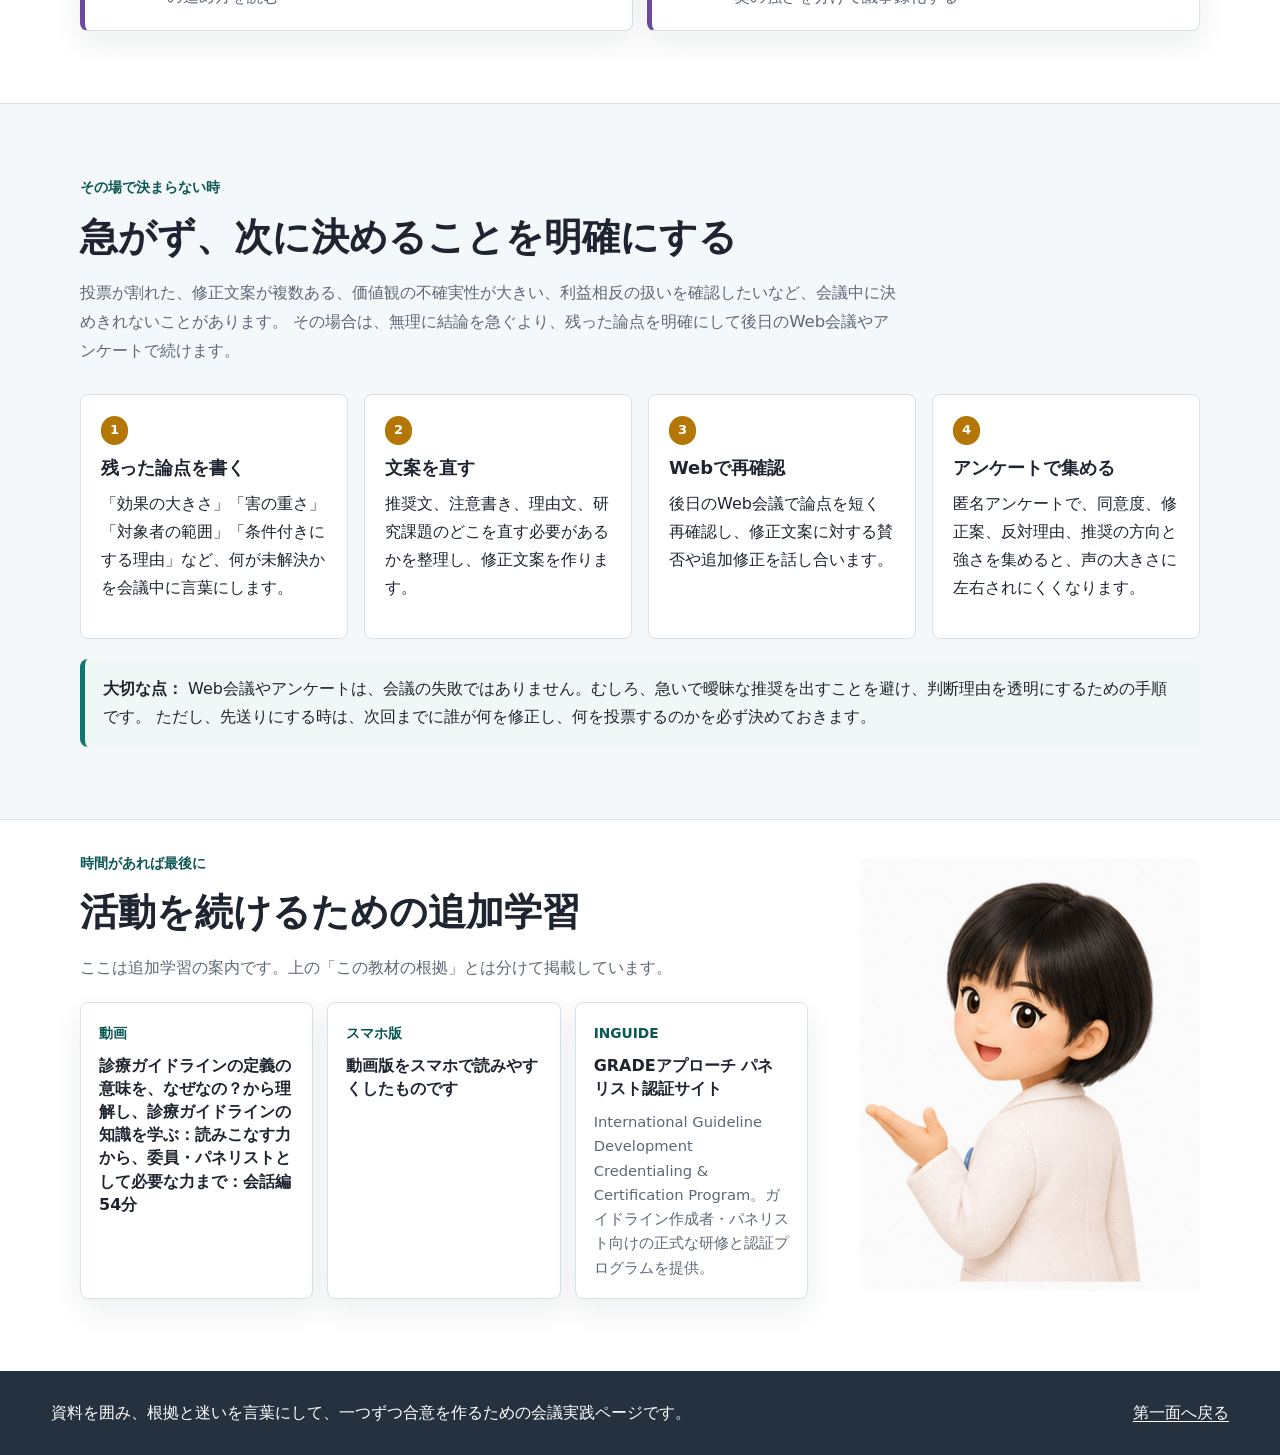
<file: panel-discussion-guide.html>
<!doctype html>
<html lang="ja">
  <head>
    <meta charset="utf-8">
    <meta name="viewport" content="width=device-width, initial-scale=1">
    <title>パネル会議の議論の心得 | パネリストのために</title>
    <meta name="description" content="診療ガイドラインのパネル会議で、資料を根拠に発言し、意見の違いを整理し、推奨文の合意を作るための実践教材。">
    <link rel="stylesheet" href="assets/styles.css">
  </head>
  <body class="panel-discussion-page">
    <header class="topbar" data-topbar>
      <a class="brand" href="index.html#top" aria-label="第一面へ戻る">
        <span class="brand-mark" aria-hidden="true">G</span>
        <span>パネリストのために</span>
      </a>
      <nav class="topnav" aria-label="パネル会議の議論の心得の目次">
        <a href="index.html#action-map">7段階の流れ</a>
        <a href="#meeting">会議の全体像</a>
        <a href="#real-voices">参加者・議長の声</a>
        <a href="#speaking-with-evidence">根拠と発言</a>
        <a href="#panel-principles">10の姿勢</a>
        <a href="#discussion-help">議論で迷ったら</a>
        <a href="#after-meeting">決まらない時</a>
        <a href="evidence-reading.html">資料の読み方</a>
      </nav>
    </header>

    <main id="top">
      <section class="hero section article-hero discussion-guide-hero">
        <div class="hero-copy">
          <p class="eyebrow">会議で発言し、合意を作るための実践ガイド</p>
          <h1><span class="phrase">パネル会議の</span><span class="phrase">議論の心得</span></h1>
          <p class="lead">
            パネル会議は、短時間で正解を言い当てる場ではありません。資料を囲み、判断の違いを確かめ、
            推奨を読む人が困らない文章へ一つずつ合意を作る場です。実際に参加した人の声、発言時の注意、会議で迷った時の進め方をまとめています。
          </p>
          <div class="page-actions">
            <a class="button primary" href="#meeting">会議の全体像から読む</a>
            <a class="button secondary" href="#real-voices">実際に参加した人の声を読む</a>
            <a class="button secondary" href="index.html#action-map">7段階の流れへ戻る</a>
          </div>
        </div>
        <aside class="hero-tool" aria-label="このページで確認すること">
          <img class="mentor-avatar" src="assets/mentor/mentor-wave.jpg" alt="白衣を着た案内役のキャラクター">
          <h2>会議で大切にすること</h2>
          <ul class="plain-list">
            <li>結論ではなく、根拠と迷いを言葉にする</li>
            <li>経験談と効果推定の置き場所を分ける</li>
            <li>判断表のどこで意見が違うかを示す</li>
            <li>決まらない時は、次回へ渡す論点を完成させる</li>
          </ul>
        </aside>
      </section>

      <section id="meeting" class="section band">

        <div class="section-head">
          <p class="eyebrow">会議の実際</p>
          <h2>資料を囲んで、一つずつ合意を作る</h2>
          <p>
            パネル会議は、誰かの印象で一気に結論を決める場ではありません。司会が議論の順番を保ち、方法担当者が研究結果と判断表を説明し、
            パネリストがそれぞれの立場から「この推奨文で読者が困らないか」を確認していきます。
          </p>
        </div>
        <div class="meeting-layout">
          <figure class="meeting-photo">
            <img src="assets/photos/international-panel-meeting.png" alt="白いテーブルを囲んで多職種のパネルが資料とパソコンを見ながら議論する会議風景">
            <figcaption>
              海外のパネル会議写真の雰囲気を参考に、人物や構図を変えて作成したオリジナル画像です。実際の会議では、資料、PC、投影画面、メモを見ながら議論が進みます。
            </figcaption>
          </figure>
          <div class="meeting-points">
            <article class="info-card">
              <h3>最初にルールを確認</h3>
              <p>誰が投票できるか、利益相反がある場合の扱い、合意に至らない時の扱いを先に確認します。</p>
            </article>
            <article class="info-card">
              <h3>問いを固定する</h3>
              <p>会議中に対象者や比較を広げすぎると、資料の数字と推奨文がずれます。まず今回の問いを固定します。</p>
            </article>
            <article class="info-card">
              <h3>判断表を順に進める</h3>
              <p>望ましい効果、望ましくない効果、確実性、価値観、資源、公平性、実行可能性を順に確認します。</p>
            </article>
            <article class="info-card">
              <h3>最後に文言を整える</h3>
              <p>方向と強さだけでなく、対象、条件、注意書き、説明文が判断表の理由と合っているかを確認します。</p>
            </article>
          </div>
        </div>
        <aside class="mentor-note">
          <img src="assets/mentor/mentor-clipboard.jpg" alt="案内役が会議資料を示しているイラスト">
          <p>
            実際の会議は、短い発表を聞いてすぐ投票するだけではありません。次のセクションでは、WHOなどの会議へ参加した人がSNSに残した、
            数日間の議論、数週間の事前学習、初参加での疲れや戸惑いを、原投稿へのリンクとともに紹介します。
          </p>
        </aside>
        <div class="meeting-example-actions">
          <a class="dilemma-button simulation" href="who-panel-simulation.html">
            <span>例</span>
            <strong>具体例：WHOのパネル会議シミュレーション</strong>
            <em>ソース：Developing, running, and evaluating a simulation of a guideline development meeting（ScienceDirect, 2025）</em>
          </a>
        </div>
      </section>

      <section id="real-voices" class="section real-voices-section">
        <div class="section-head">
          <p class="eyebrow">実際に参加した人の声</p>
          <h2>会議は、短時間で正解を言い当てる場ではありません</h2>
          <p>
            実際の作成会議へ参加した人の投稿には、数週間の準備、数日にわたる会議、一行ずつの確認、理解が進行に追いつかない瞬間まで書かれています。
            議長側の投稿からは、最初の会議で結論を急がず、運営と方法の枠組みを整え、レビューを導く問いを修正していく仕事も見えてきます。
            初参加で戸惑うこと自体は珍しくありません。ただし、準備をしなくてよいという意味でもありません。何を先に読み、分からない点をどこへ戻すかを知ることが大切です。
          </p>
        </div>
        <div class="voice-source-note">
          <strong>読み分けてください</strong>
          <span>以下は参加者・議長本人の原投稿です。会議の実感を知る材料であり、手順の正しさを決める根拠ではありません。手順は、この後に示すWHO・GRADEの一次資料で確認します。</span>
        </div>
        <div class="voice-grid">
          <article class="voice-card is-wide chair-voice">
            <div class="voice-meta"><span>方法論共同議長本人の原投稿・LinkedIn</span><strong>Carlos Canelo-Aybar氏</strong></div>
            <p class="voice-context">抗リン脂質抗体症候群（APS）診断ガイドラインの最初の運営委員会。氏は方法論共同議長として参加し、国際的な委員会で最初に何を行ったかを報告しています。</p>
            <blockquote lang="en">“establish the governance and methodological framework for the guideline”</blockquote>
            <p>
              最初の会議では、完成した推奨を決めるのではなく、ガイドラインの運営と方法の枠組みを定め、
              その後のエビデンスレビューを導く診断の問い（PICO-Dx）について、最初の議論と修正を始めています。
              方法論共同議長の仕事として、GRADE、エビデンス統合、判断表を用いた意思決定に関わること、AIを使う段階でも透明性と人による監督を中心に置くことを説明しています。
              議長側から見ても、最初から答えを示すのではなく、問いと判断の手順を整えるところから会議が始まることが分かります。
            </p>
            <a class="source-link" href="https://www.linkedin.com/feed/update/urn:li:activity:7491934214192390144/">LinkedInの原投稿を読む</a>
          </article>

          <article class="voice-card">
            <div class="voice-meta"><span>本人の原投稿・LinkedIn</span><strong>Aqsha Nur氏</strong></div>
            <p class="voice-context">成人1型糖尿病のインスリン使用に関するWHO会議。世界18人で4日間、推奨ごとに公平性、実行可能性、受け入れやすさまで検討したと報告しています。</p>
            <blockquote lang="en">“Every recommendation is examined line by line.”</blockquote>
            <p>
              推奨は一文ずつ、レビューに照らして確かめます。初参加の感想は
              <span class="inline-quote" lang="en">“brain-draining for me as a first-timer”</span>でした。
              その場で答えを思いつく力より、資料へ戻り、理由を言葉にする力が必要だと分かります。
            </p>
            <a class="source-link" href="https://www.linkedin.com/posts/aqshazhary_who-guidelines-meeting-a-huge-privilege-activity-7402508837469233152-tVP_">LinkedInの原投稿を読む</a>
          </article>

          <article class="voice-card">
            <div class="voice-meta"><span>本人の原投稿・LinkedIn</span><strong>Emily Ong氏</strong></div>
            <p class="voice-context">認知機能低下・認知症リスク低減のWHO会議。事前に数週間かけてWHOハンドブックとGRADEを読み、強い推奨や推奨文の言葉を学んだと記しています。</p>
            <blockquote lang="en">“a long commitment of time, effort and mental and physical stamina”</blockquote>
            <p>
              会議中に情報処理が追いつかず、少し前の論点へ発言したことも率直に書いています。
              周囲の忍耐と支援によって意味のある貢献ができたという経験は、初参加者が「分からない」を隠さなくてよいことを示しています。
            </p>
            <a class="source-link" href="https://www.linkedin.com/posts/emily-ong-b2966b52_riskreduction-cognitivedecline-dementia-activity-7477557478818242560-m4np">LinkedInの原投稿を読む</a>
          </article>

          <article class="voice-card">
            <div class="voice-meta"><span>本人の原投稿・LinkedIn</span><strong>Chandrakant Lahariya氏</strong></div>
            <p class="voice-context">うつ病の予防・管理に関するICMR会議。約40人の多職種が対面とオンラインで参加し、WHOとGRADEの方法に沿って議論したと紹介しています。</p>
            <blockquote lang="en">“scientific, systematic, robust and inclusive”</blockquote>
            <p>
              多職種で作ることは、結論を出すだけでなく、参加者がレビュー、エビデンス統合、確実性評価を学ぶ機会にもなると述べています。
              会議は、詳しい人だけが話す場ではありません。
            </p>
            <a class="source-link" href="https://www.linkedin.com/posts/drlahariya_depression-icmr-dg-activity-7373571406661541888-Ly8n">LinkedInの原投稿を読む</a>
          </article>

          <article class="voice-card">
            <div class="voice-meta"><span>本人の原投稿・LinkedIn</span><strong>Rebecca Strauss氏</strong></div>
            <p class="voice-context">英国の避妊法に関する臨床指針UKMEC 2025の作成に参加し、公開前の仕事は数日ではなく、実際には数週間から数か月だったと振り返っています。</p>
            <blockquote lang="en">“busy few days (actually weeks/months)”</blockquote>
            <p>
              慣れた範囲を越える仕事だった一方、最新のエビデンスが臨床指針になる過程は大きな達成感があったと記しています。
              会議当日だけで完成する仕事ではないことが伝わります。
            </p>
            <a class="source-link" href="https://www.linkedin.com/posts/dr-rebecca-strauss-96481b204_its-been-a-busy-few-days-actually-weeks-activity-7403921368523886593-CuZB">LinkedInの原投稿を読む</a>
          </article>

          <article class="voice-card is-wide">
            <div class="voice-meta"><span>本人インタビュー・EASD公式LinkedIn</span><strong>Michelle Law氏</strong></div>
            <p class="voice-context">糖尿病による苦痛に関するガイドライン作成へ、生活経験のあるパネリストとして参加した際のインタビューです。</p>
            <blockquote lang="en">“it’s not a theoretical exercise”</blockquote>
            <p>
              理論だけで終わらず、実施でき、生活に実際の違いを生む指針でなければならないと話しています。
              推奨文の読みやすさ、実行可能性、日常生活への影響を確認することも、パネルの重要な仕事です。
            </p>
            <a class="source-link" href="https://www.linkedin.com/posts/easd_easd-e-learning-expert-insights-with-michelle-activity-7384195555742167040-RVG7">EASD公式投稿と本人インタビューを読む</a>
          </article>
        </div>

        <div class="experience-timeline" aria-label="本人の投稿から見える時間の流れ">
          <div><span>会議前</span><strong>数週間かけて基礎を読む</strong><p>問い、要約表、判断表、推奨の言葉を、順番に学びます。</p></div>
          <div><span>会議中</span><strong>数日かけて一行ずつ確かめる</strong><p>理解が遅れたら、論点と資料の場所を確認してから発言します。</p></div>
          <div><span>会議後</span><strong>文章と理由を何度も整える</strong><p>数週間から数か月かけて、臨床で使える形へ仕上げます。</p></div>
        </div>

        <div class="voice-evidence">
          <div class="voice-evidence-intro">
            <p class="eyebrow">原著研究で確認されたこと</p>
            <h3>初心者には、準備時間と構造化された支援が必要です</h3>
            <p>本人の投稿だけで一般化せず、実際のパネルや会議シミュレーションを調べた原著研究も確認します。</p>
          </div>
          <div class="research-findings">
            <article>
              <strong>5回の会議シミュレーション・参加者74人</strong>
              <p>十分に読む時間、準備された議長・方法担当者、事前説明会が重要でした。多くの参加者は資料を事前に読んでおらず、後からもっと準備すればよかったと答えました。</p>
              <a href="https://doi.org/10.1016/j.jclinepi.2025.111925">Glentonらの原著研究を読む</a>
            </article>
            <article>
              <strong>4つのパネル・計99人、うち25人へ面接</strong>
              <p>価値観と選好を考える構造化アンケートは、多くのパネリストに理解しやすく、利益・害・負担の比較や推奨の強さを考える助けになりました。ただし、実際の価値観研究を置き換えるものではありません。</p>
              <a href="https://doi.org/10.1016/j.jclinepi.2023.07.014">Zengらの原著研究を読む</a>
            </article>
          </div>
        </div>
        <div class="callout">
          <strong>初参加の方へ：</strong>
          読むのに時間がかかること、議論より理解が少し遅れること、会議後に疲れることは、珍しい失敗ではありません。
          「今の論点はどの資料の何行か」「判断表のどの項目か」を尋ねることも、責任ある参加です。
        </div>
      </section>

      <section id="evidence-base" class="section band evidence-base">
        <div class="section-head">
          <p class="eyebrow">この教材の根拠</p>
          <h2>体験談と、方法を決める根拠を分けています</h2>
          <p>
            会議の実感は参加者本人の投稿から学べますが、役割、資料、判断、合意、推奨の作り方は、WHO・GRADEの一次資料で確認します。
            「誰が言ったか」ではなく、「どの種類の根拠か」を見分けられるようにしました。
          </p>
        </div>
        <div class="source-foundation-grid">
          <article>
            <span class="source-kind">WHO公式手順</span>
            <h3>誰が何を決めるか</h3>
            <p>パネル、運営側、レビュー班、方法担当者、外部査読者の役割、COI、会議と合意の手順を確認します。</p>
            <a href="https://www.who.int/publications/b/79605">WHO handbook Volume III（2025）</a>
            <a href="https://www.who.int/publications/i/item/9789241548960">WHO handbook 2nd edition</a>
          </article>
          <article>
            <span class="source-kind">GRADE原著</span>
            <h3>何をどう判断するか</h3>
            <p>要約表、絶対効果、重要な差、確実性、判断表、推奨の方向と強さを確認します。</p>
            <a href="https://www.bmj.com/content/389/bmj-2024-083866">Core GRADE 6</a>
            <a href="https://www.bmj.com/content/389/bmj-2024-083867">Core GRADE 7</a>
          </article>
          <article>
            <span class="source-kind">原著研究</span>
            <h3>会議で実際に何が起きるか</h3>
            <p>準備不足、発言の偏り、価値観の扱い、会議シミュレーションで観察された課題を確認します。</p>
            <a href="https://doi.org/10.1016/j.jclinepi.2025.111925">会議シミュレーション研究</a>
            <a href="https://pmc.ncbi.nlm.nih.gov/articles/PMC8934303/">発言の偏りを調べた研究</a>
          </article>
          <article>
            <span class="source-kind">本人の原投稿</span>
            <h3>参加者はどう感じたか</h3>
            <p>数週間の準備、数日の会議、理解の遅れ、支援、達成感という本人の経験を、原投稿へのリンク付きで紹介しています。</p>
            <a href="#real-voices">実際に参加した人の声へ戻る</a>
          </article>
        </div>
      </section>

      <section id="speaking-with-evidence" class="section band">
        <div class="section-head">
          <p class="eyebrow">会議での発言</p>
          <h2>意見とエビデンスを分けて話す</h2>
          <p>
            パネル会議では、専門家の経験も大切な材料になります。ただし、「A治療が良いと思います」「A治療は成功すると思います」だけでは、
            推奨を支える根拠にはなりにくい発言です。経験を出すときは、観察した事実、そこからの解釈、価値判断を分けて話します。
          </p>
        </div>
        <div class="concept-grid">
          <article class="concept-card strong-card">
            <h3>感想に近い言い方</h3>
            <p>「A治療は良いです」「A治療なら成功すると思います」「私はA治療を行ってもらい成功しました」</p>
            <p class="muted">
              これだけでは、何人に、どのような患者に、何と比べて、どのアウトカムが改善したのかが分かりません。
            </p>
          </article>
          <article class="concept-card">
            <h3>エビデンスとして積み上げる言い方</h3>
            <p>「同じ条件に近い100人にA治療を行い、20人で症状が改善しました。」「私はA治療を行ってもらうにあたって、●●を判断にしました。」「私はA治療を行ってもらったら、●●の症状がでました。」</p>
            <p class="muted">
              観察した人数、対象、結果、限界を一緒に述べると、会議で検討できる材料になります。
              一般の立場で参加する方は、治療を選択した価値観や生活上の負担を述べるとよいでしょう。
            </p>
          </article>
        </div>
        <div class="reading-steps">
          <h3>医療者が特に注意したいこと</h3>
          <ol>
            <li>自分が得意な治療、自施設でよく行う治療、強く印象に残った症例を、研究結果より重く扱いすぎない。</li>
            <li>経験を述べるときは、対象者、比較、アウトカム、観察した人数、限界を添える。</li>
            <li>研究結果と経験が違って見えるときは、対象者や治療内容が違うのか、アウトカムが違うのかを質問する。</li>
            <li>「患者が望むはず」「臨床では普通」という言い方で終わらせず、どの患者で、どんな価値観ならそう言えるかを明確にする。</li>
          </ol>
        </div>
      </section>

      <section id="panel-principles" class="section band">
        <div class="section-head">
          <p class="eyebrow">WHO・GRADEの一次資料から</p>
          <h2>パネリストとして大切にしたい10の姿勢</h2>
          <p>
            以下は、一つの論文に並んだ「心得」の直訳ではありません。WHOの公式手順、Gordon Guyatt先生らによるCore GRADE、
            GRADEの判断表とCOI管理の一次資料を、会議中に実行できる行動へ再構成したものです。
          </p>
        </div>
        <ol class="principle-list">
          <li>
            <span class="principle-number">1</span>
            <div><h3>今回の問いを勝手に広げない</h3><p>対象者、介入、比較、アウトカムが今回の資料と一致しているかを最初に確認します。重要でも評価していない治療は、今回の推奨へ急に加えません。</p></div>
          </li>
          <li>
            <span class="principle-number">2</span>
            <div><h3>「差がある・ない」だけで終わらせない</h3><p>統計学的な差の有無は入口です。最もありそうな効果、信頼区間の両端、患者にとって重要な大きさかを読みます。</p></div>
          </li>
          <li>
            <span class="principle-number">3</span>
            <div><h3>相対的な数字を、基準となる人数から人数差へ戻す</h3><p>相対危険度だけでは、患者に起きる差は決まりません。標準治療で何人に起きるかを確かめ、100人または1000人中の群間差で説明します。</p></div>
          </li>
          <li>
            <span class="principle-number">4</span>
            <div><h3>何を重要な差と考えるかを、結果の前に確かめる</h3><p>確立したMIDがあれば使い、なければ意思決定の閾値を明示します。点推定値と信頼区間が、その物差しを超えるかを見ます。</p></div>
          </li>
          <li>
            <span class="principle-number">5</span>
            <div><h3>確実性と、推奨の強さを混同しない</h3><p>確実性は効果推定値への確信です。推奨の強さは、利益、害、負担、価値観などを合わせた判断です。二つは関連しますが同じものではありません。</p></div>
          </li>
          <li>
            <span class="principle-number">6</span>
            <div><h3>利益だけでなく、害と負担を同じ表に置く</h3><p>死亡や症状だけでなく、重い有害事象、治療中止、通院、費用、生活上の負担を並べ、どのアウトカムが推奨を動かしたかを示します。</p></div>
          </li>
          <li>
            <span class="principle-number">7</span>
            <div><h3>自分の価値観ではなく、対象となる人々の価値観を考える</h3><p>「自分なら選ぶ」から一歩離れます。どんな人が利益を重く見て、どんな人が害や負担を重く見るのか、選択が分かれる理由を言葉にします。</p></div>
          </li>
          <li>
            <span class="principle-number">8</span>
            <div><h3>個人的な経験は、置き場所を明確にする</h3><p>経験は価値観、受け入れやすさ、実行可能性、見落とした害を知る手掛かりです。ただし、システマティックレビューの効果推定を置き換えません。</p></div>
          </li>
          <li>
            <span class="principle-number">9</span>
            <div><h3>COIは申告だけで終わらせず、その問いごとに管理する</h3><p>金銭的・非金銭的COIは、問いの設定、比較、解釈、推奨へ影響し得ます。発言、判断、投票への参加方法を事前に決め、必要なら制限します。</p></div>
          </li>
          <li>
            <span class="principle-number">10</span>
            <div><h3>結論だけでなく、理由と残った異論を読者へ渡す</h3><p>どの判断項目が方向と強さを決めたか、どこに不確実性や反対理由が残ったかを記録します。透明性は、全員一致を演出することではありません。</p></div>
          </li>
        </ol>
        <div class="panel-phrase-box">
          <h3>迷った時に、会議を資料へ戻す3つの質問</h3>
          <p>「今の論点は、判断表のどの項目に関係しますか」</p>
          <p>「標準治療と比べて、1000人中何人の差ですか」</p>
          <p>「その差を重要と考える物差しと、確実性はどうなっていますか」</p>
        </div>
        <div class="principle-sources">
          <h3>この10項目の基礎にした一次資料・公式手順</h3>
          <p class="source-boundary-text">個人が作成した解説や二次的なまとめではなく、WHO公式文書、GRADE Working Groupの原著、実際のガイドライン方法報告を用いています。</p>
          <ul class="source-list source-list-tagged">
            <li><span class="source-kind">WHO公式</span><a href="https://www.who.int/publications/i/item/9789241548960">WHO handbook for guideline development, 2nd edition</a></li>
            <li><span class="source-kind">WHO公式</span><a href="https://www.who.int/groups/guidelines-review-committee/">WHO Guidelines Review Committee</a></li>
            <li><span class="source-kind">GRADE原著</span><a href="https://www.bmj.com/content/389/bmj-2024-081903">Core GRADE 1: overview of the Core GRADE approach</a></li>
            <li><span class="source-kind">GRADE原著</span><a href="https://www.bmj.com/content/389/bmj-2024-081904">Core GRADE 2: choosing the target of certainty rating and assessing imprecision</a></li>
            <li><span class="source-kind">GRADE原著</span><a href="https://www.bmj.com/content/389/bmj-2024-083867">Core GRADE 7: moving from evidence to recommendations and decisions</a></li>
            <li><span class="source-kind">GRADE原著</span><a href="https://www.bmj.com/content/353/bmj.i2089">GRADE Evidence to Decision frameworks: clinical practice guidelines</a></li>
            <li><span class="source-kind">方法報告</span><a href="https://doi.org/10.1177/20552173211051855">MSIF guideline methodology for off-label treatments for multiple sclerosis</a></li>
          </ul>
        </div>
      </section>

      <section id="ask-before-meeting" class="section band">
        <div class="section-head">
          <p class="eyebrow">会議前の準備</p>
          <h2>事前に質問しましょう</h2>
          <p>
            資料を読んで分からない箇所があるのは自然なことです。大切なのは、まったく分からないまま会議に参加しないことです。少しわからないのは、当日に質問しましょう。
            会議前に質問を送っておくと、当日は推奨の方向と強さの議論に集中できます。
          </p>
        </div>
        <figure class="figure-panel">
          <img src="assets/image2/prep-layers.svg" alt="会議前に問い、アウトカム、SoF、EtDの4つを分けて準備する流れ">
          <figcaption>
            準備図：問い、比較とアウトカム、結果一覧、判断表、推奨の方向と強さは、別々の役割をもつ資料と判断です。順番に確認すると、会議で迷った場所へ戻りやすくなります。
          </figcaption>
        </figure>
        <div class="route-grid">
          <article class="info-card">
            <h3>問いと比較</h3>
            <p>PICO、対象者、比較する治療を確認します。会議中に比較が変わると、SoF表の数字と推奨文がずれます。</p>
          </article>
          <article class="info-card">
            <h3>アウトカムとMID</h3>
            <p>どのアウトカムが推奨判断に効くか、どのくらいの差なら臨床的に重要かを先に置きます。</p>
          </article>
          <article class="info-card">
            <h3>EtDと投票</h3>
            <p>ランキングや印象だけで決めず、ペアワイズの効果推定、確実性、価値観、実行可能性を合わせて投票します。</p>
          </article>
        </div>
      </section>

      <section id="leave-guidance" class="section band">
        <div class="section-head">
          <p class="eyebrow">推奨を決めきれないとき</p>
          <h2>読者への道しるべを残す</h2>
          <p>
            GRADEでは通常、推奨の方向（行う・行わない）と強さ（強い・条件付き）を組み合わせて示します。WHOの手順では、状況によって「推奨なし」も認められます。
            したがって「研究が少ない」「エビデンスの確実性（確かさ）が非常に低い」というラベルだけで、自動的に推奨なしへ進むわけではありません。
            判断表を最後まで確認し、対象を限定した条件付き推奨、いずれの選択肢も妥当とするまれな場合、推奨なしのどれが読者を最も誤らせないかを比べます。
          </p>
        </div>
        <div class="lesson-grid">
          <article class="lesson">
            <h3>「確かさが低い」だけで止めない</h3>
            <p>
              エビデンスの確実性（確かさ）が非常に低い場合でも、患者にとって何が重大か、害はどれほど避けたいか、実施しないことで何が起こるかを考えます。
              そのうえで、読者が選択できる形の指針を残せないか検討します。
            </p>
          </article>
          <article class="lesson">
            <h3>条件付きは共同で考える合図</h3>
            <p>
              条件付き推奨は「中途半端な推奨」ではありません。患者の状況や価値観によって選択が分かれるため、
              医療者と患者が一緒に利益、害、負担を確認して決めるべきだという合図です。
            </p>
          </article>
          <article class="lesson">
            <h3>推奨なしが必要な場合</h3>
            <p>
              どちらか一方へ推奨することで、かえって患者に不利益が起きるほど判断が危うい場合は、推奨なしを検討します。
              その場合も、何が不確実で、どんな場面なら選択肢になり得るかを説明します。
            </p>
          </article>
          <article class="lesson">
            <h3>どちらも妥当と示す場合</h3>
            <p>
              利益と害が非常に近く、価値観で選択が大きく変わる場合は、片方だけを推すのではなく、
              どちらの選択肢も妥当になり得ると示す方法もあります。Core GRADEでは、これはまれに用いる形です。
            </p>
          </article>
          <article class="lesson">
            <h3>実施しない害も考える</h3>
            <p>
              介入する害だけでなく、推奨を出さないことで診療のばらつきが続く、重要な選択肢が説明されない、
              弱い立場の患者ほど情報に届きにくい、という害も比較します。
            </p>
          </article>
          <article class="lesson">
            <h3>強く言う時は理由を厚くする</h3>
            <p>
              確かさが低いのに強い推奨を考える場合は、重大な害を避ける、ほぼ全員が同じ選択を望む、
              実施しない不利益が大きいなど、例外的な理由を明確に書きます。
            </p>
          </article>
        </div>
        <aside class="mentor-note">
          <img src="assets/mentor/mentor-wave.jpg" alt="案内役が読者への指針を残すことを促しているイラスト">
          <p>
            「推奨なし」は便利な逃げ道ではありません。読者が次に何を考えればよいかを残すことが、パネルの大切な仕事です。
          </p>
        </aside>
      </section>

      <section id="discussion-help" class="section">
        <div class="section-head">
          <p class="eyebrow">議論で迷ったら</p>
          <h2>議論を収束させるためのポイント</h2>
          <p>
            会議では「条件付きでよいのでは」「価値観が分かれそうです」で議論が止まることがあります。
            その時は、誰のどんな事情を、推奨文・注意書き・対象者の限定・複数の推奨のどこに残すかまで進めると、投票しやすくなります。
          </p>
        </div>
        <div class="dilemma-buttons" aria-label="議論で迷った時の補助ページ">
          <a class="dilemma-button" href="minority-opinions.html">
            <span>1</span>
            <strong>少数意見を推奨文に取り込みたい場合</strong>
            <em>平均では見えない価値観を、会議でどう発言し、どう文言へ残すかを読む</em>
          </a>
          <a class="dilemma-button no-recommendation" href="no-recommendation.html">
            <span>2</span>
            <strong>推奨なし：「こんなエビデンスでは、推奨文は作れない」という正論の空気が会議を覆い尽くした場合</strong>
            <em>推奨なしへ進む前に、何を確認し、どこまで条件付き推奨として残せるかを読む</em>
          </a>
          <a class="dilemma-button" href="unreviewed-treatment.html">
            <span>3</span>
            <strong>パネル会議で「この治療法を入れるべきだ」と感じた時に、まず自分で確認してほしいこと</strong>
            <em>重要な治療法を、未評価のまま推奨文へ押し込まないための自己点検を読む</em>
          </a>
          <a class="dilemma-button no-recommendation" href="dominant-discussion.html">
            <span>4</span>
            <strong>数人のパネルメンバーが診療ガイドライン開発会議の議論を支配しそうな場合</strong>
            <em>発言量の偏りを、個人ではなく判断表の枠組みに戻す進め方を読む</em>
          </a>
          <a class="dilemma-button" href="meeting-time-overrun.html">
            <span>5</span>
            <strong>会議終盤で疲れてくると・時間内に終わらない場合</strong>
            <em>終了30分前で切り替え、次回Web会議へ前向きにつなぐ司会の進め方を読む</em>
          </a>
          <a class="dilemma-button" href="landmark-trial-concerns.html" aria-label="有名な研究や専門領域の空気に引っ張られそうな場合の補助ページを開く">
            <span>6</span>
            <strong>有名な研究や専門領域の空気に引っ張られそうな場合</strong>
            <em>がん第3相試験を含む認可・標準治療・早期導入の空気と、推奨の強さを分けて議事録化する</em>
          </a>
        </div>
      </section>

      <section id="after-meeting" class="section band">
        <div class="section-head">
          <p class="eyebrow">その場で決まらない時</p>
          <h2>急がず、次に決めることを明確にする</h2>
          <p>
            投票が割れた、修正文案が複数ある、価値観の不確実性が大きい、利益相反の扱いを確認したいなど、会議中に決めきれないことがあります。
            その場合は、無理に結論を急ぐより、残った論点を明確にして後日のWeb会議やアンケートで続けます。
          </p>
        </div>
        <div class="post-flow">
          <article>
            <span class="time-badge">1</span>
            <h3>残った論点を書く</h3>
            <p>「効果の大きさ」「害の重さ」「対象者の範囲」「条件付きにする理由」など、何が未解決かを会議中に言葉にします。</p>
          </article>
          <article>
            <span class="time-badge">2</span>
            <h3>文案を直す</h3>
            <p>推奨文、注意書き、理由文、研究課題のどこを直す必要があるかを整理し、修正文案を作ります。</p>
          </article>
          <article>
            <span class="time-badge">3</span>
            <h3>Webで再確認</h3>
            <p>後日のWeb会議で論点を短く再確認し、修正文案に対する賛否や追加修正を話し合います。</p>
          </article>
          <article>
            <span class="time-badge">4</span>
            <h3>アンケートで集める</h3>
            <p>匿名アンケートで、同意度、修正案、反対理由、推奨の方向と強さを集めると、声の大きさに左右されにくくなります。</p>
          </article>
        </div>
        <div class="callout">
          <strong>大切な点：</strong>
          Web会議やアンケートは、会議の失敗ではありません。むしろ、急いで曖昧な推奨を出すことを避け、判断理由を透明にするための手順です。
          ただし、先送りにする時は、次回までに誰が何を修正し、何を投票するのかを必ず決めておきます。
        </div>
      </section>

      <section id="advanced-learning" class="section advanced-learning">
        <div class="advanced-copy">
          <p class="eyebrow">時間があれば最後に</p>
          <h2>活動を続けるための追加学習</h2>
          <p class="source-boundary-text">ここは追加学習の案内です。上の「この教材の根拠」とは分けて掲載しています。</p>
          <div class="resource-grid">
            <a class="resource-card" href="https://www.youtube.com/watch?v=pAr7upG01YA">
              <span>動画</span>
              <strong>診療ガイドラインの定義の意味を、なぜなの？から理解し、診療ガイドラインの知識を学ぶ：読みこなす力から、委員・パネリストとして必要な力まで：会話編54分</strong>
            </a>
            <a class="resource-card" href="https://grad-eslide.vercel.app/slide/N3">
              <span>スマホ版</span>
              <strong>動画版をスマホで読みやすくしたものです</strong>
            </a>
            <a class="resource-card" href="https://inguide.org/">
              <span>INGUIDE</span>
              <strong>GRADEアプローチ パネリスト認証サイト</strong>
              <p>International Guideline Development Credentialing &amp; Certification Program。ガイドライン作成者・パネリスト向けの正式な研修と認証プログラムを提供。</p>
            </a>
          </div>
        </div>
        <img class="advanced-mentor" src="assets/mentor/mentor-guide.jpg" alt="案内役が追加学習を勧めているイラスト">
      </section>
    </main>

    <footer class="site-footer">
      <p>資料を囲み、根拠と迷いを言葉にして、一つずつ合意を作るための会議実践ページです。</p>
      <a href="index.html#top">第一面へ戻る</a>
    </footer>
    <script src="assets/app.js"></script>
  </body>
</html>
</file>
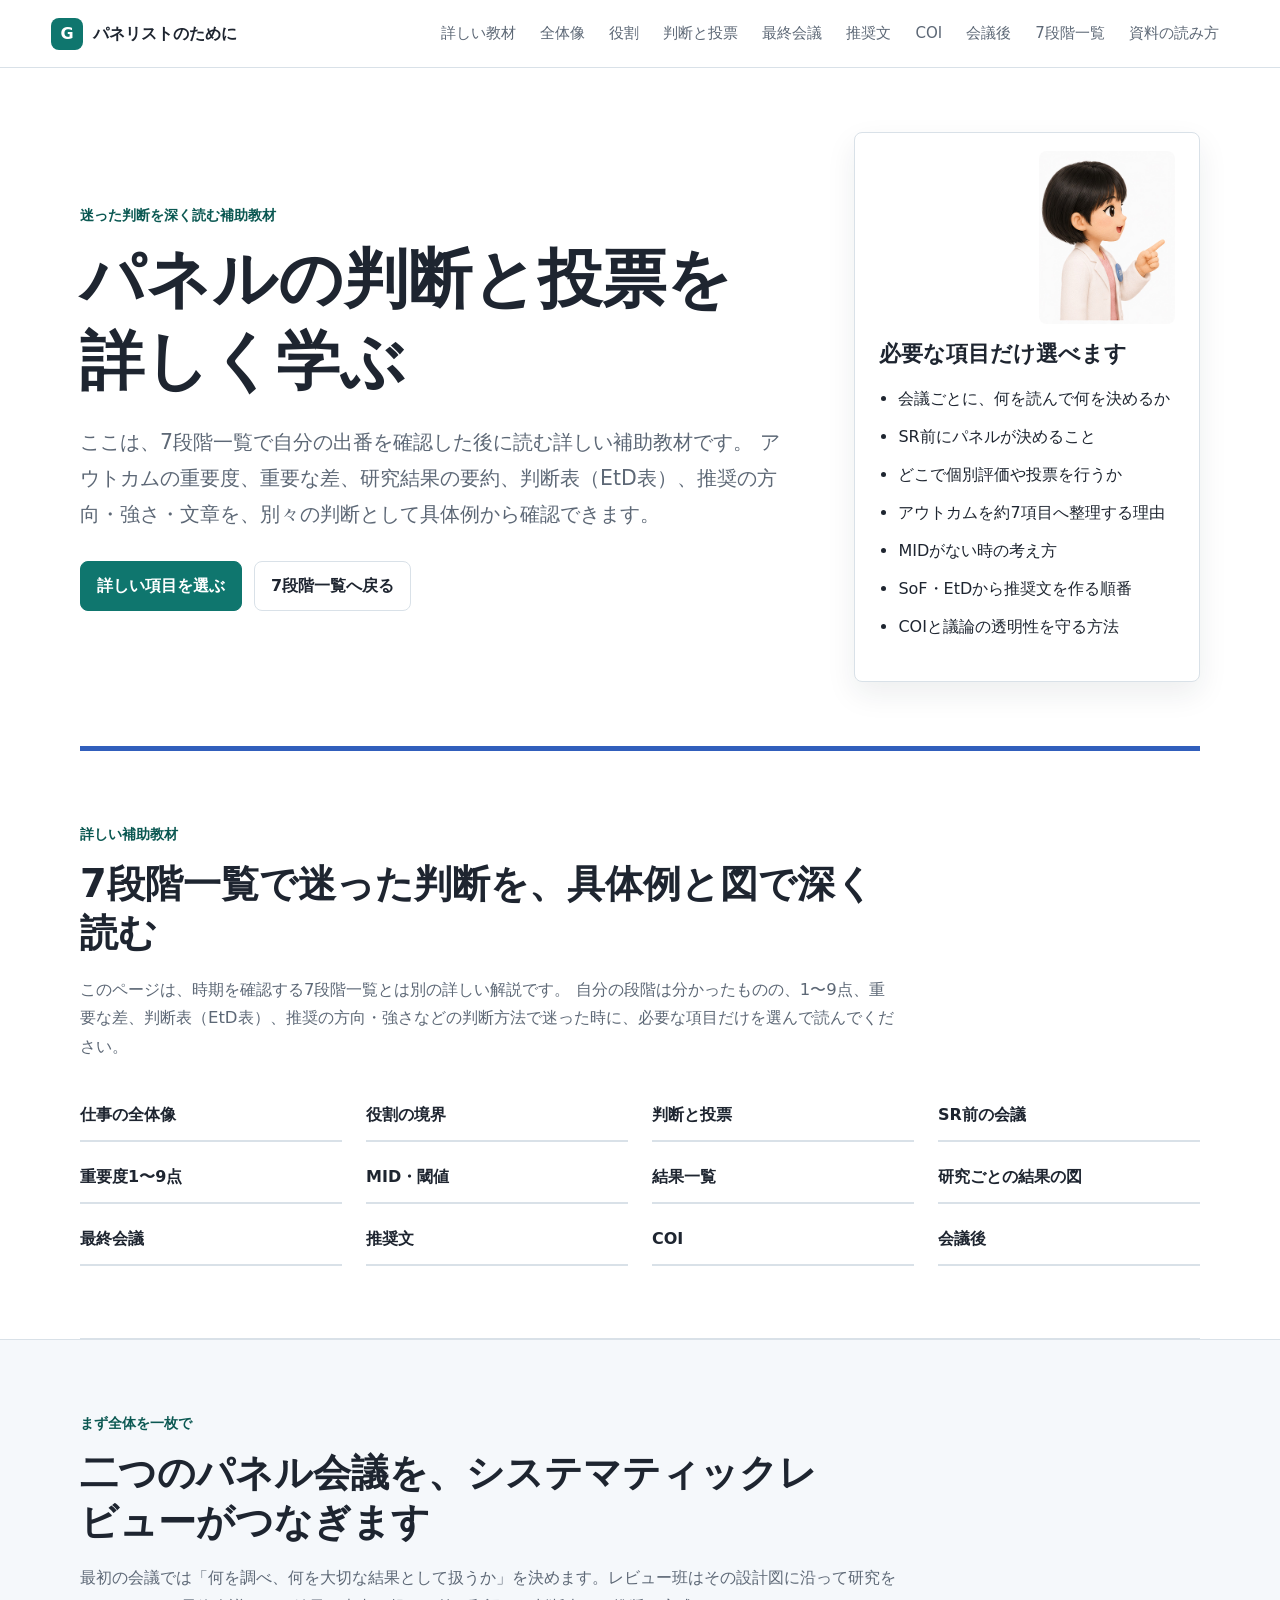
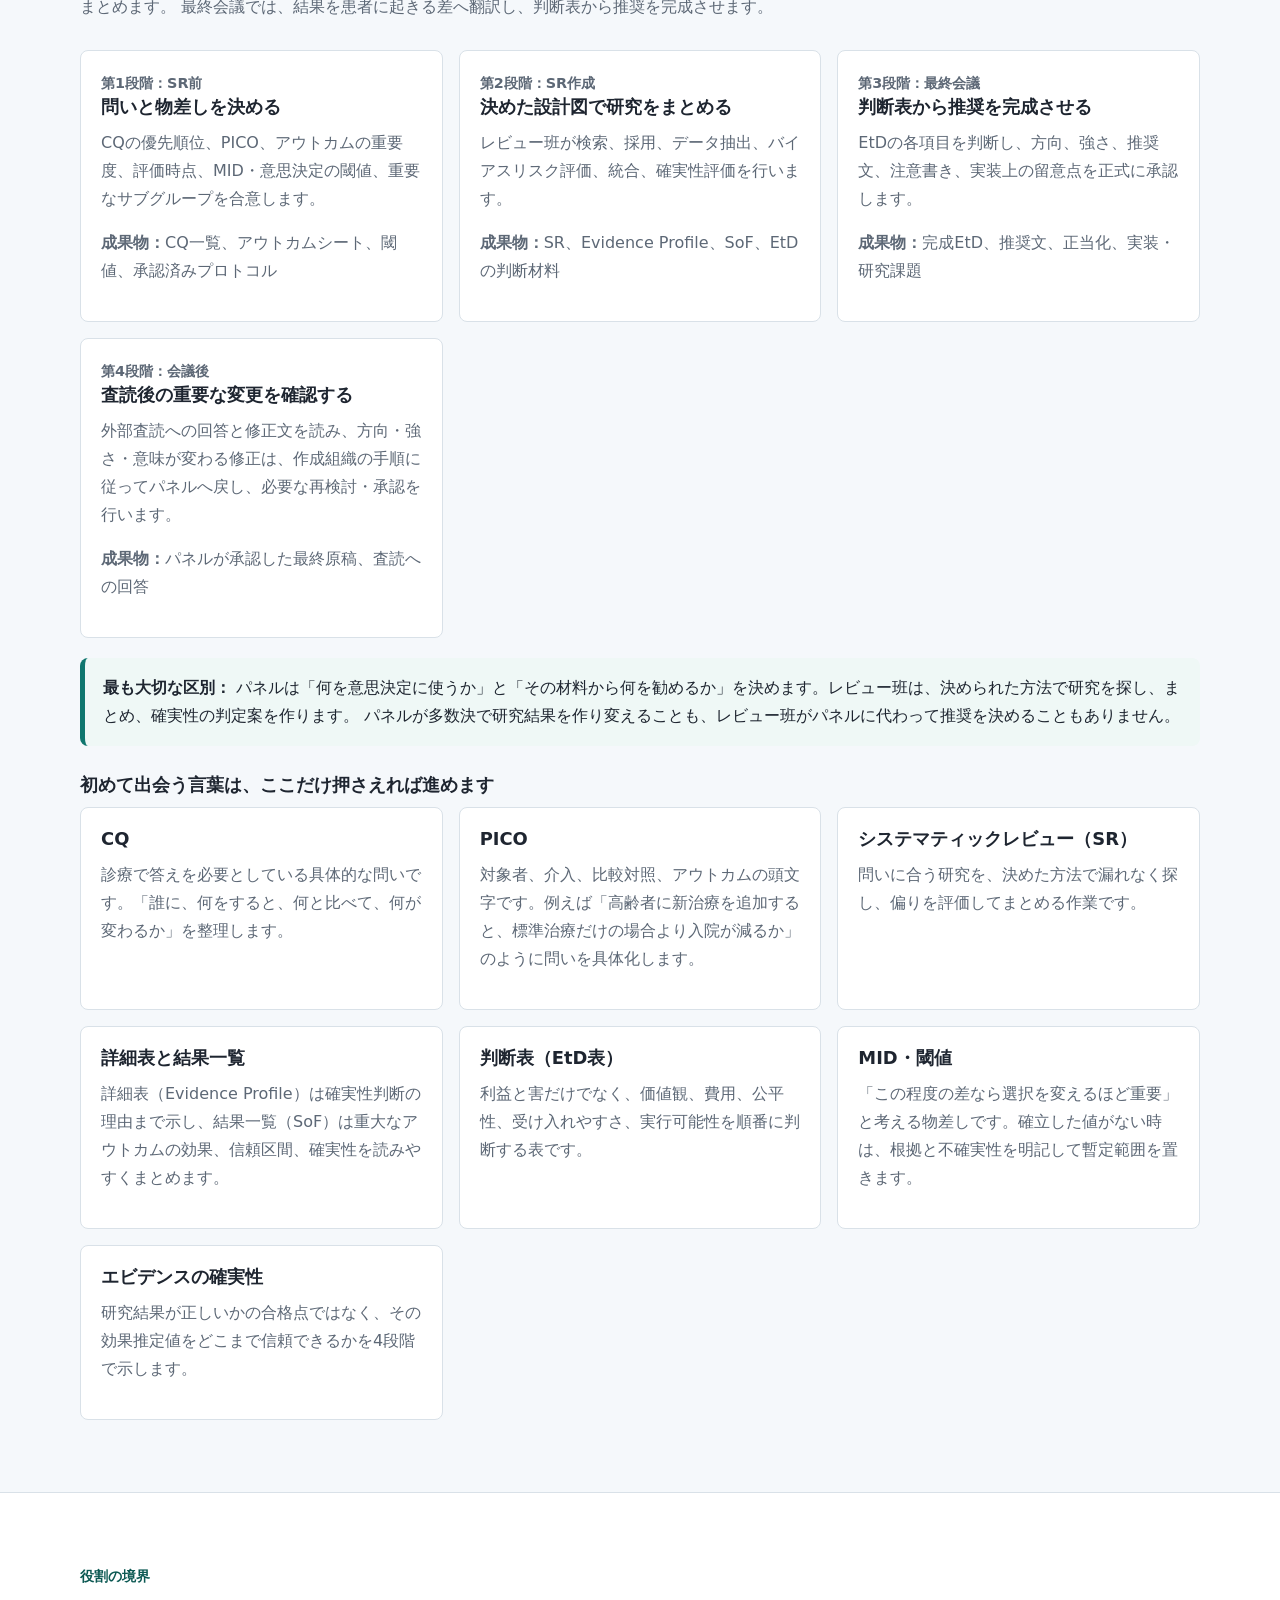
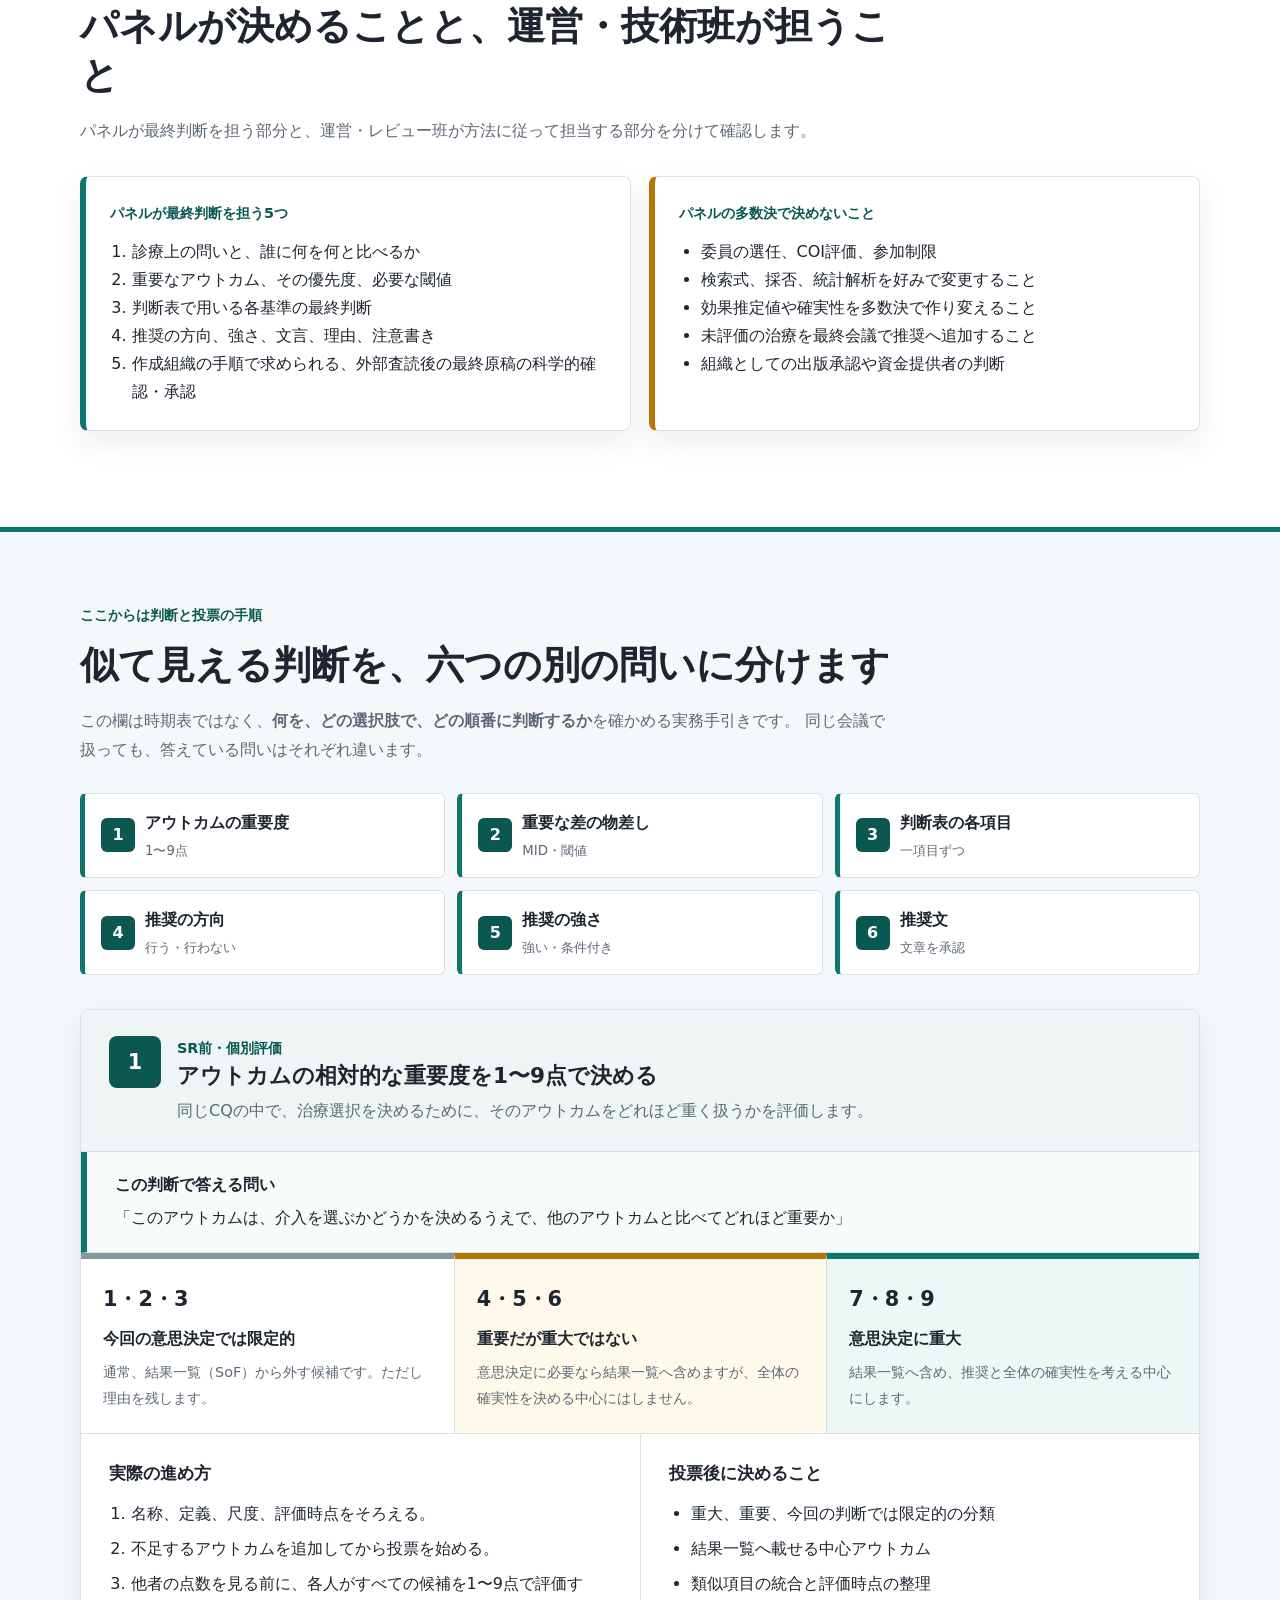
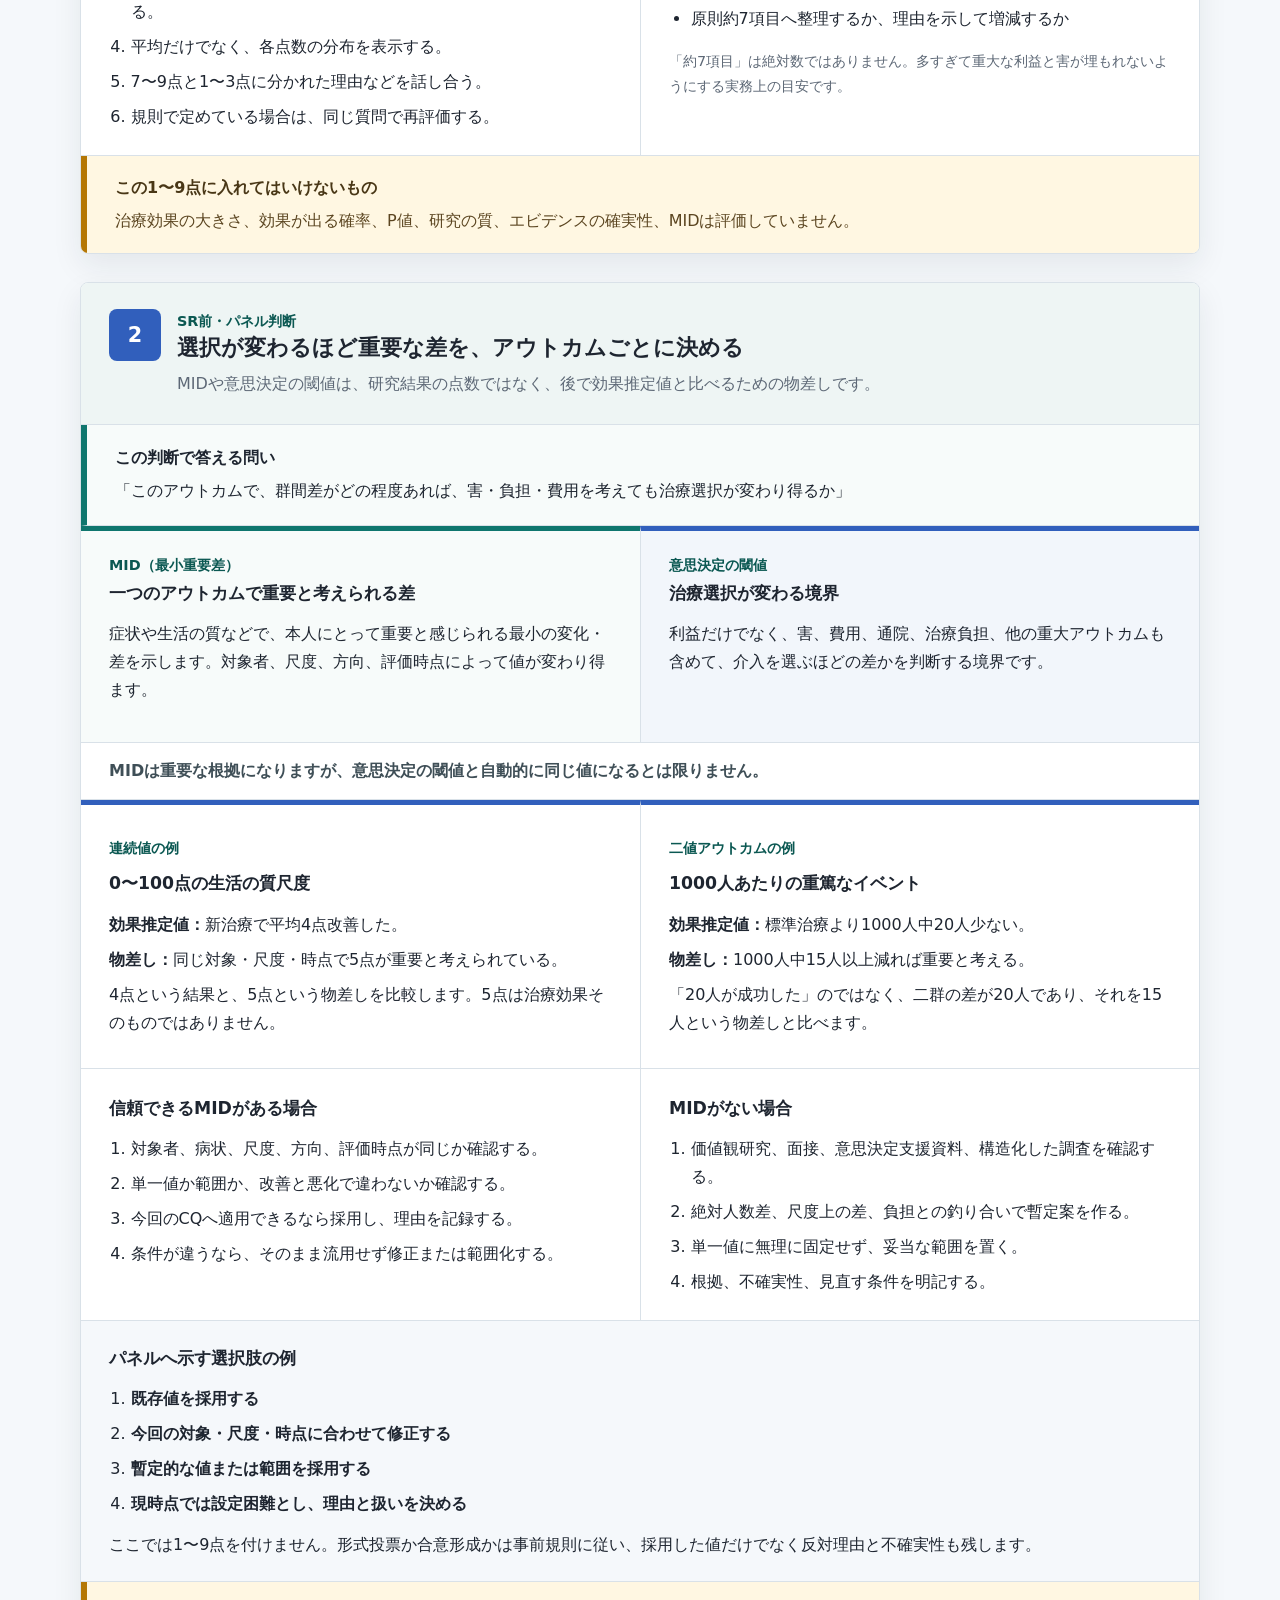
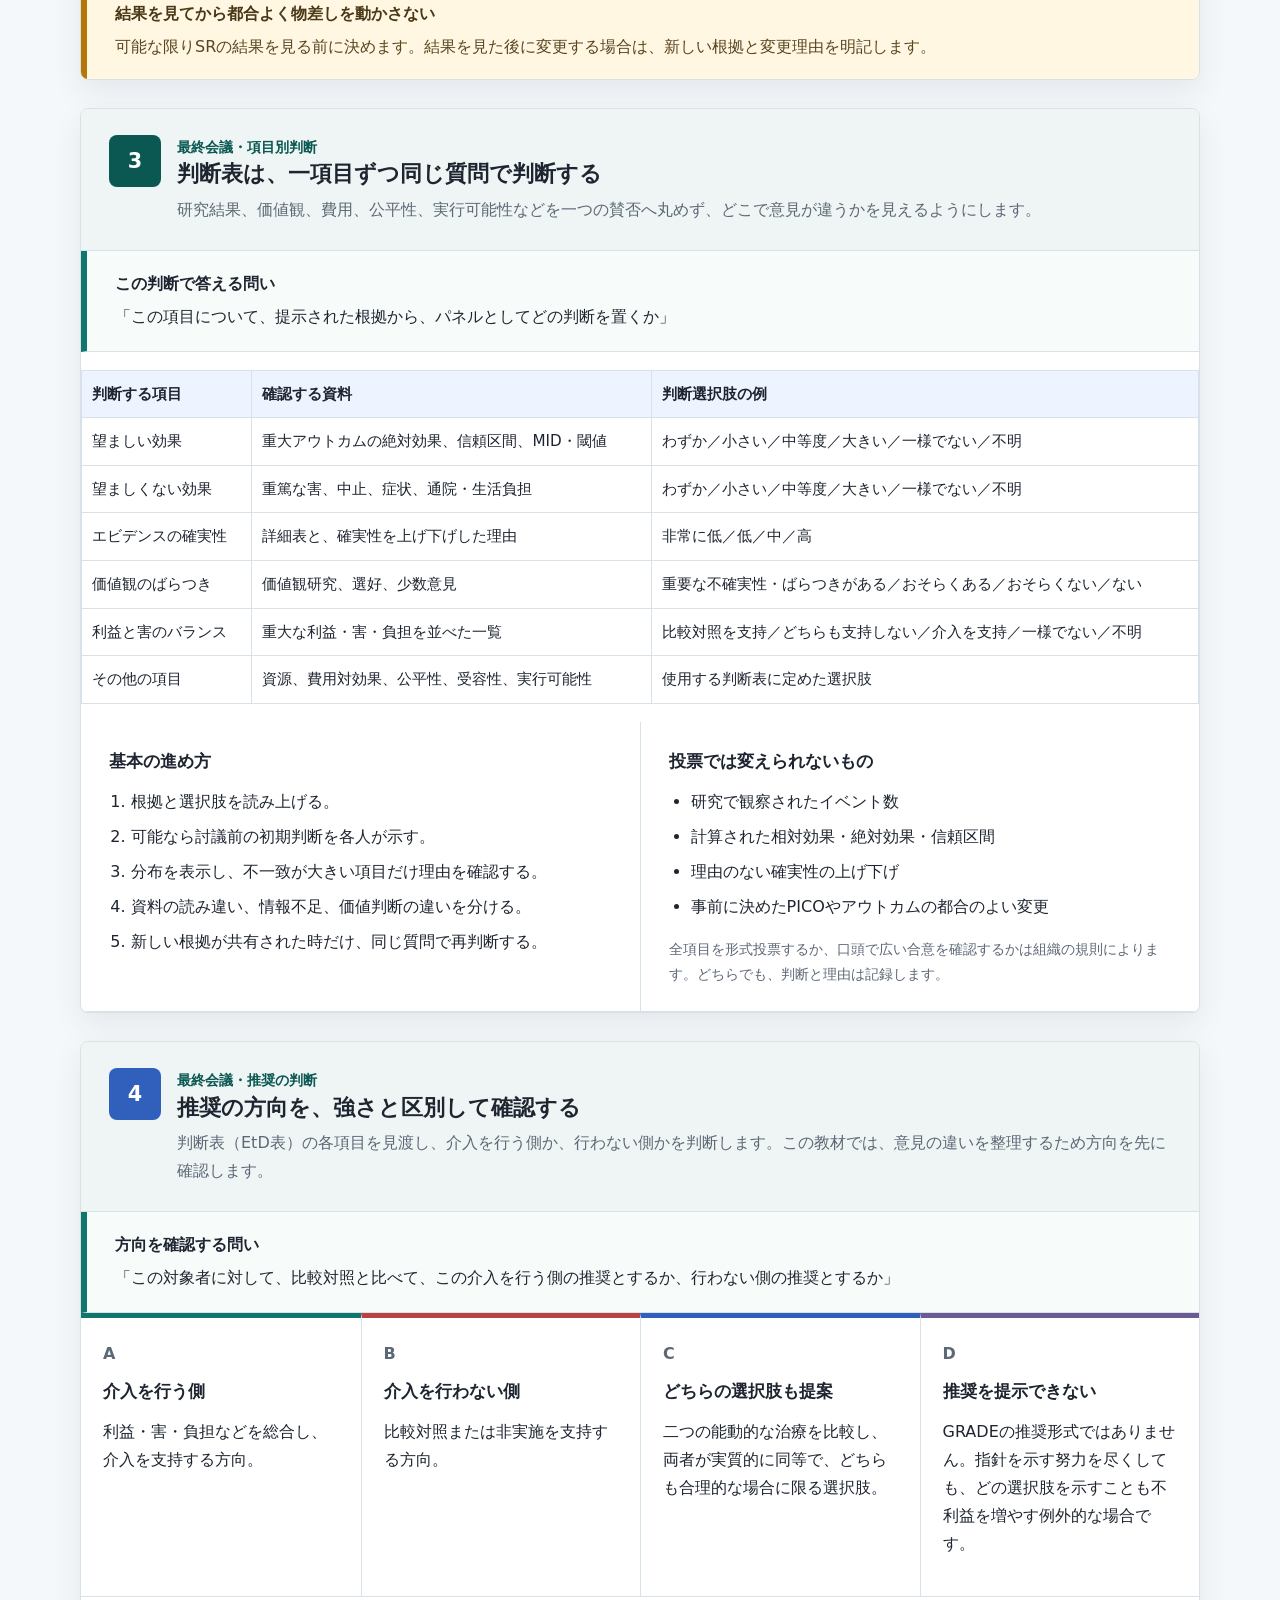
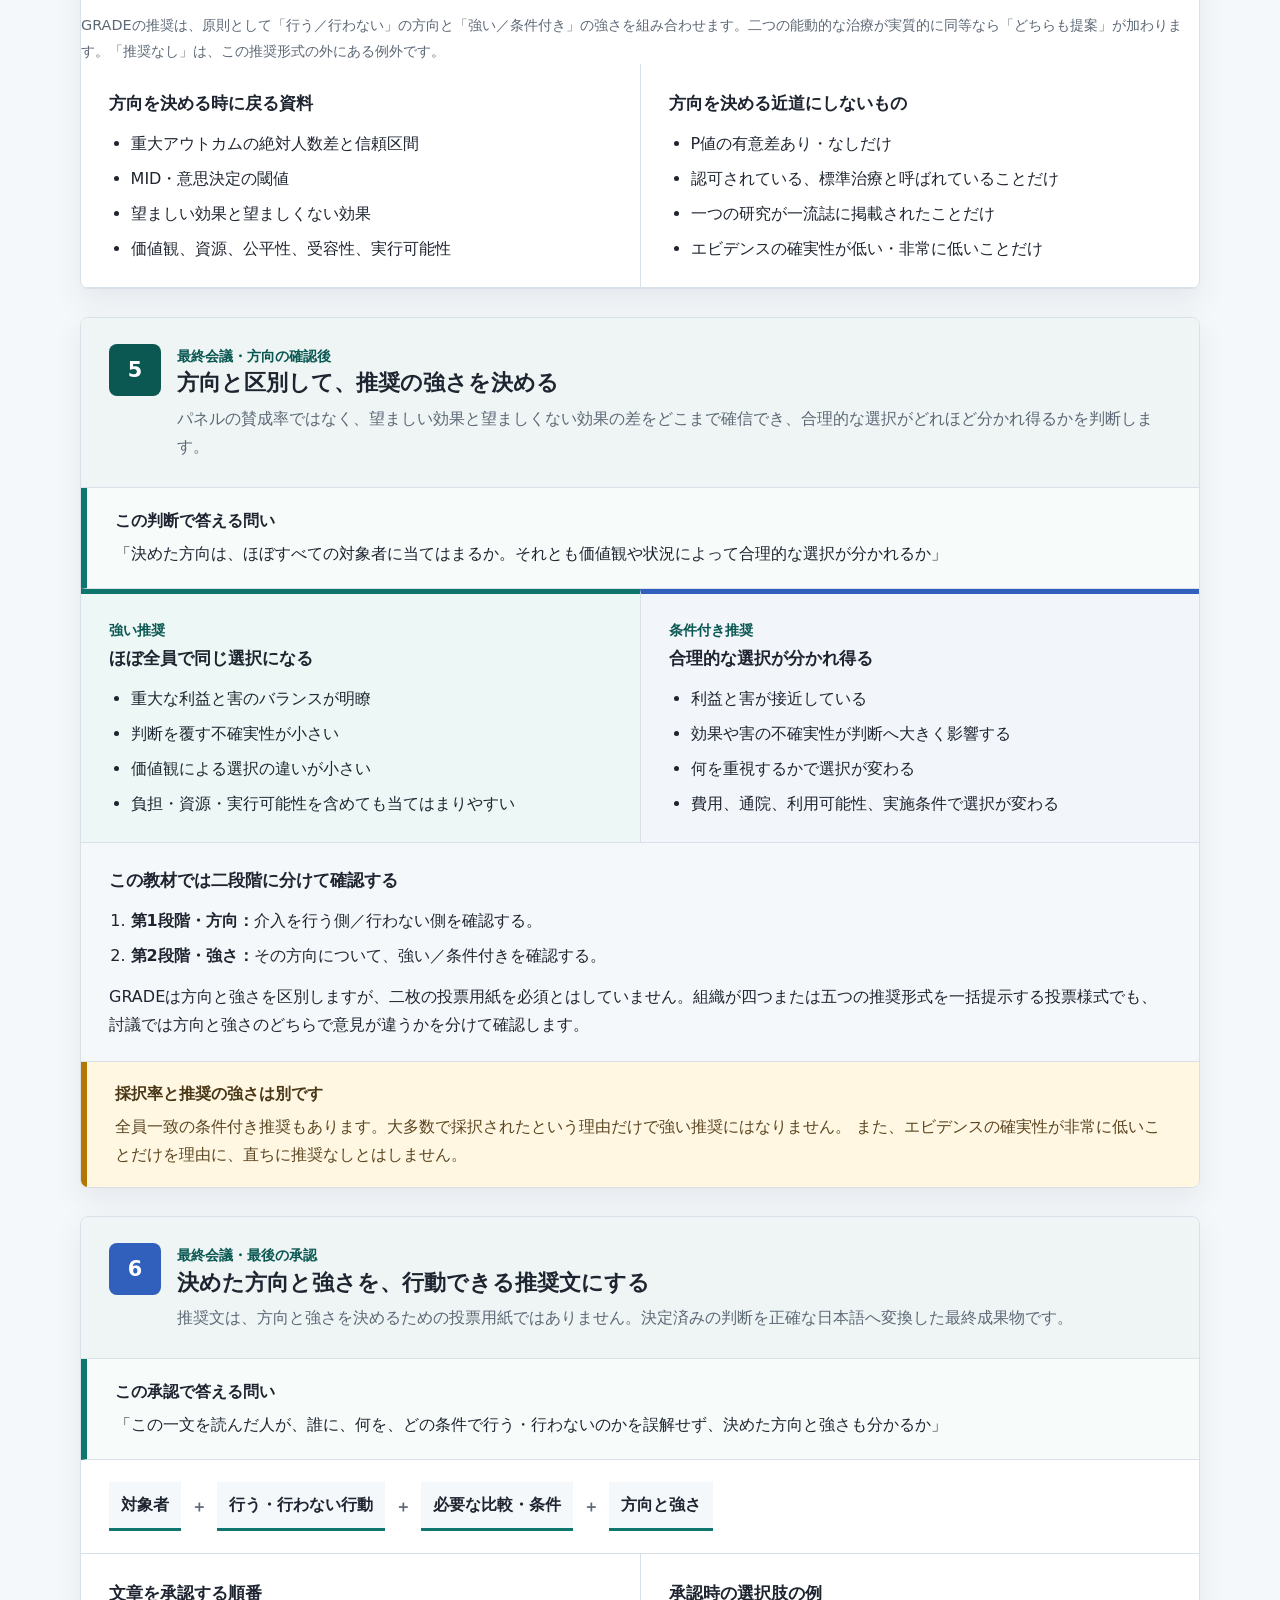
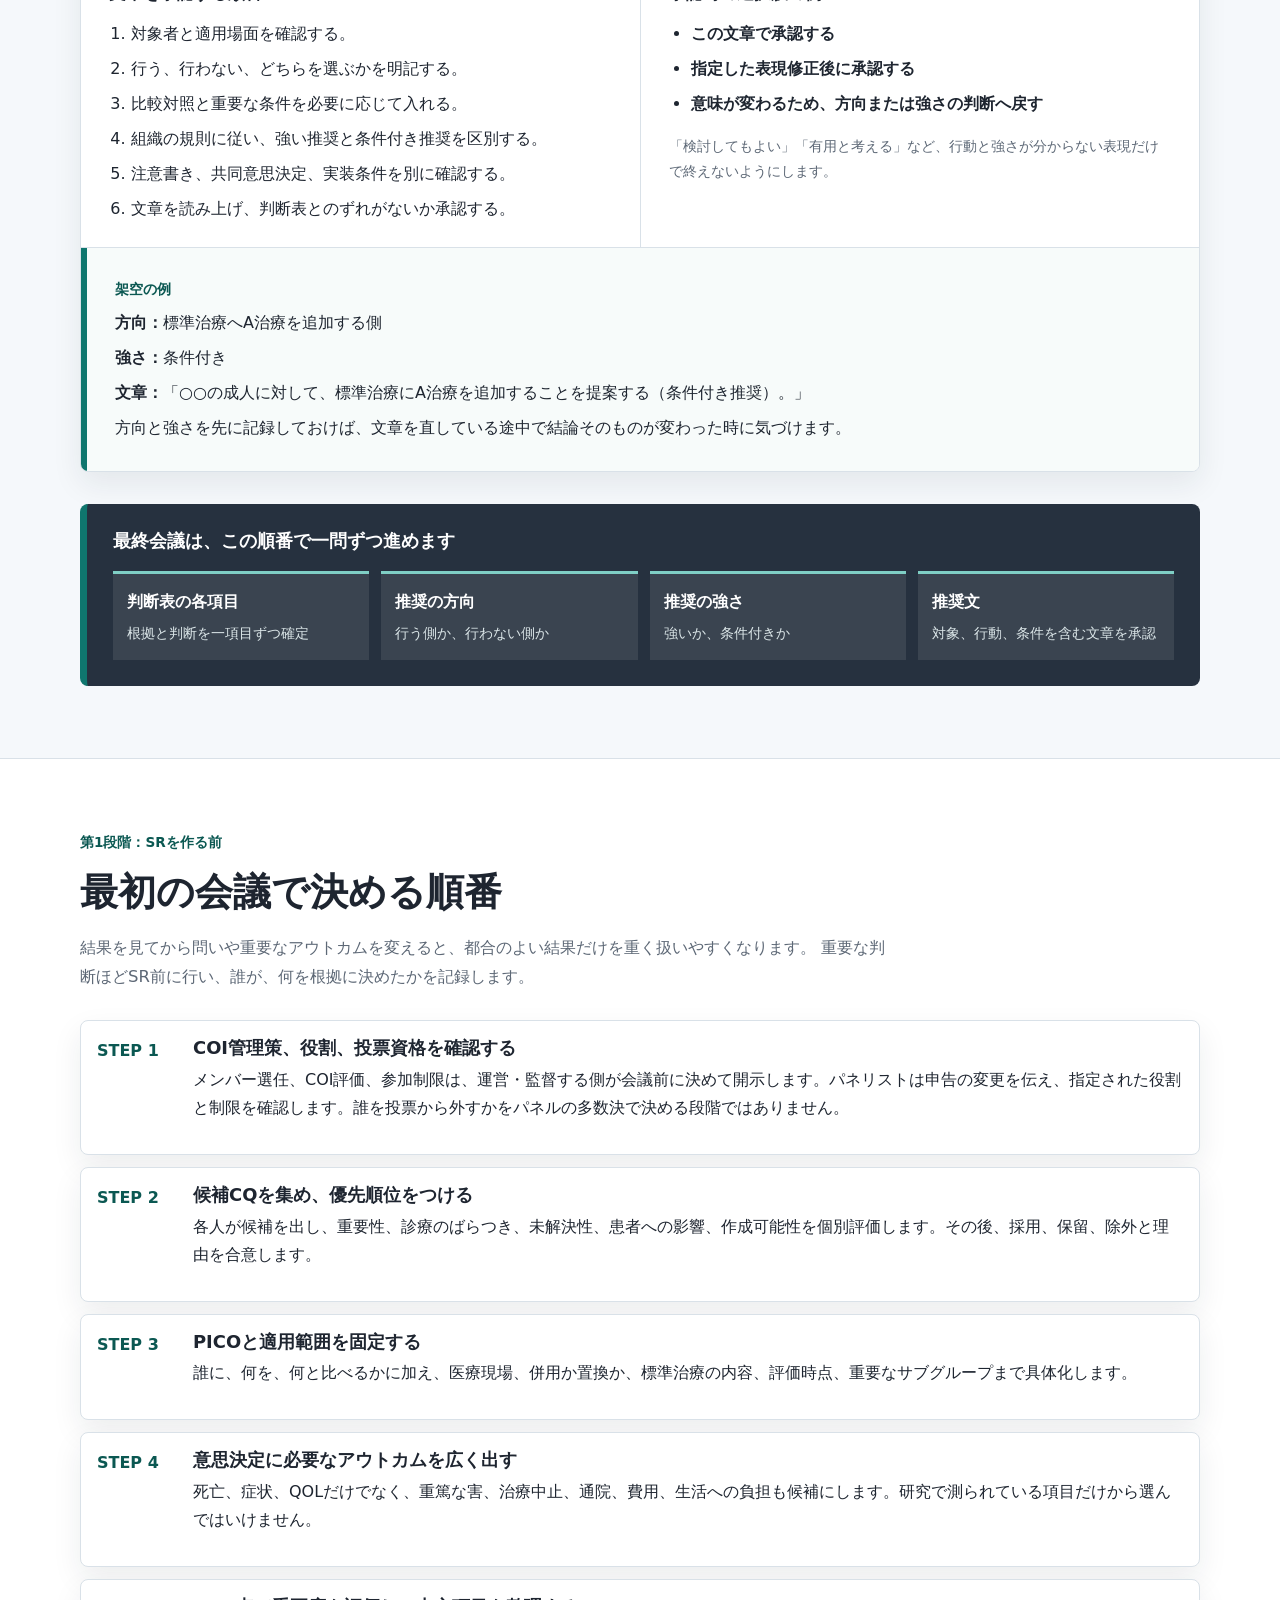
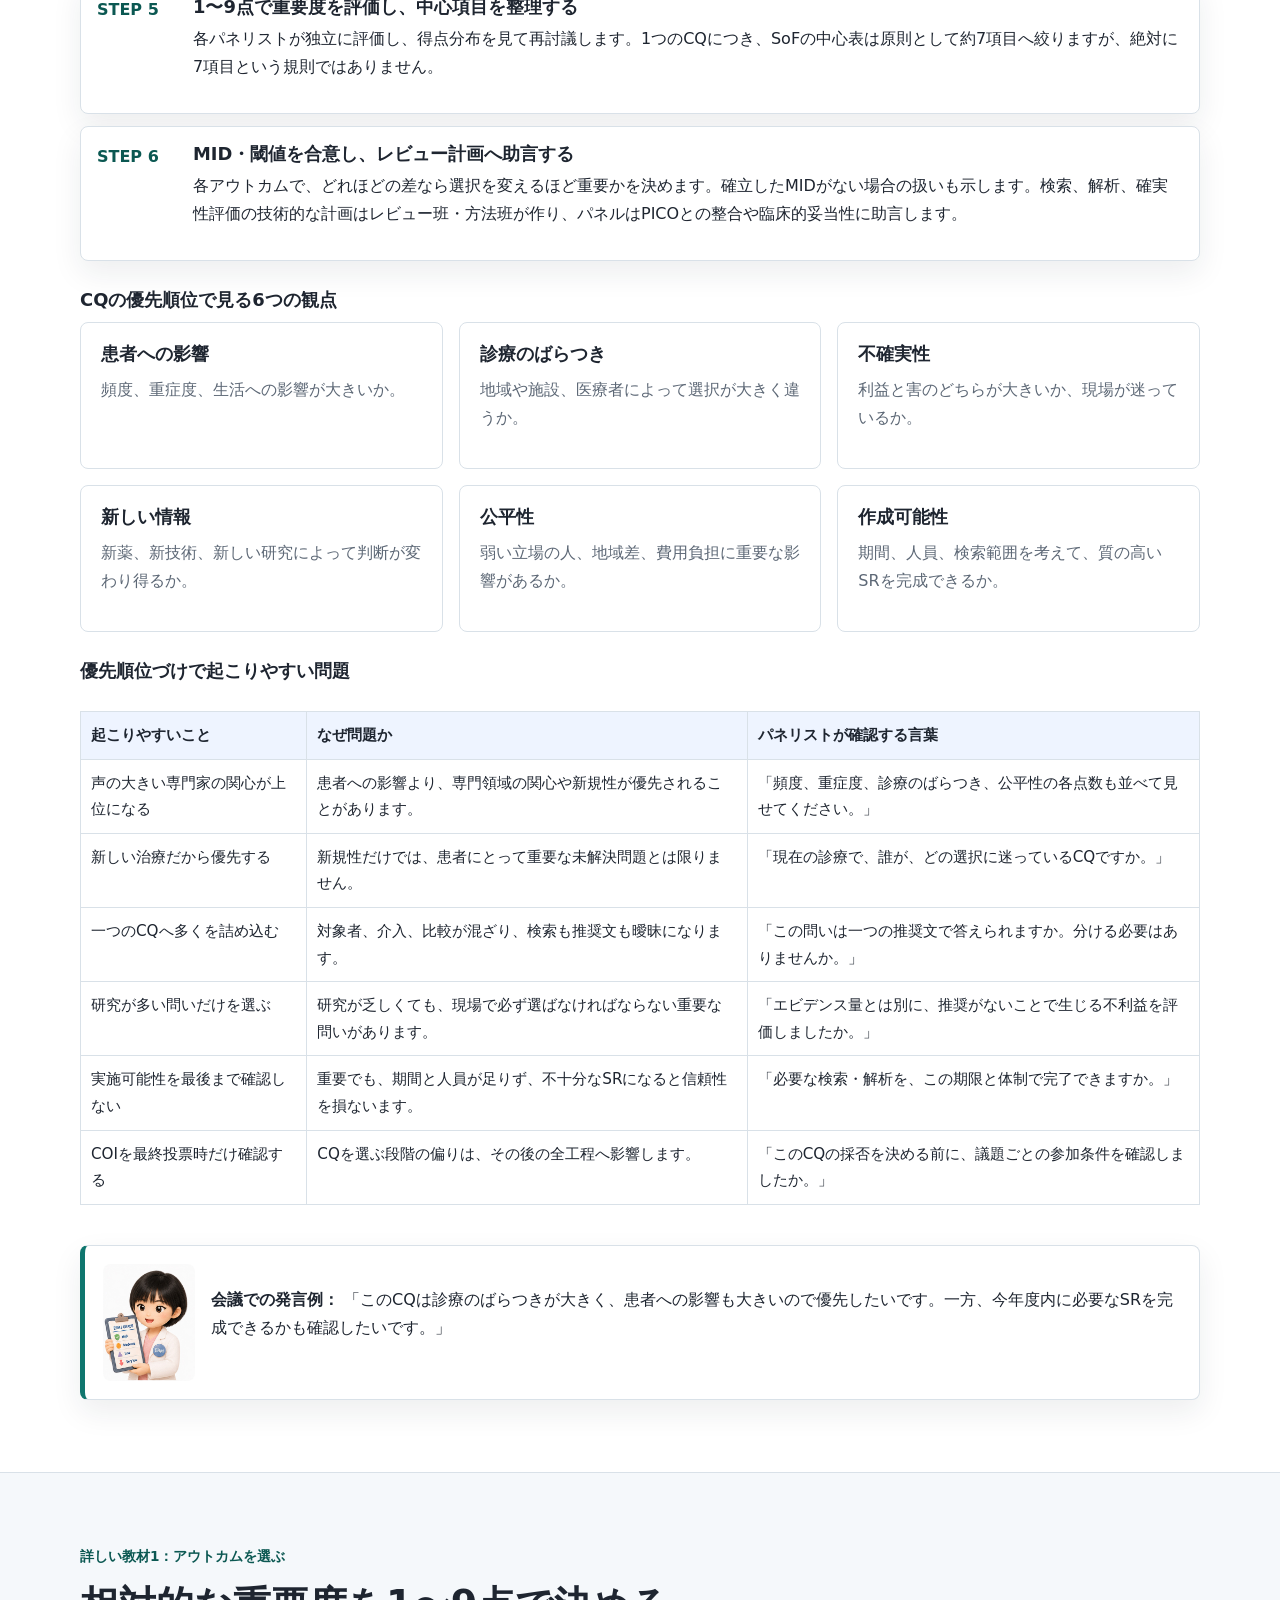
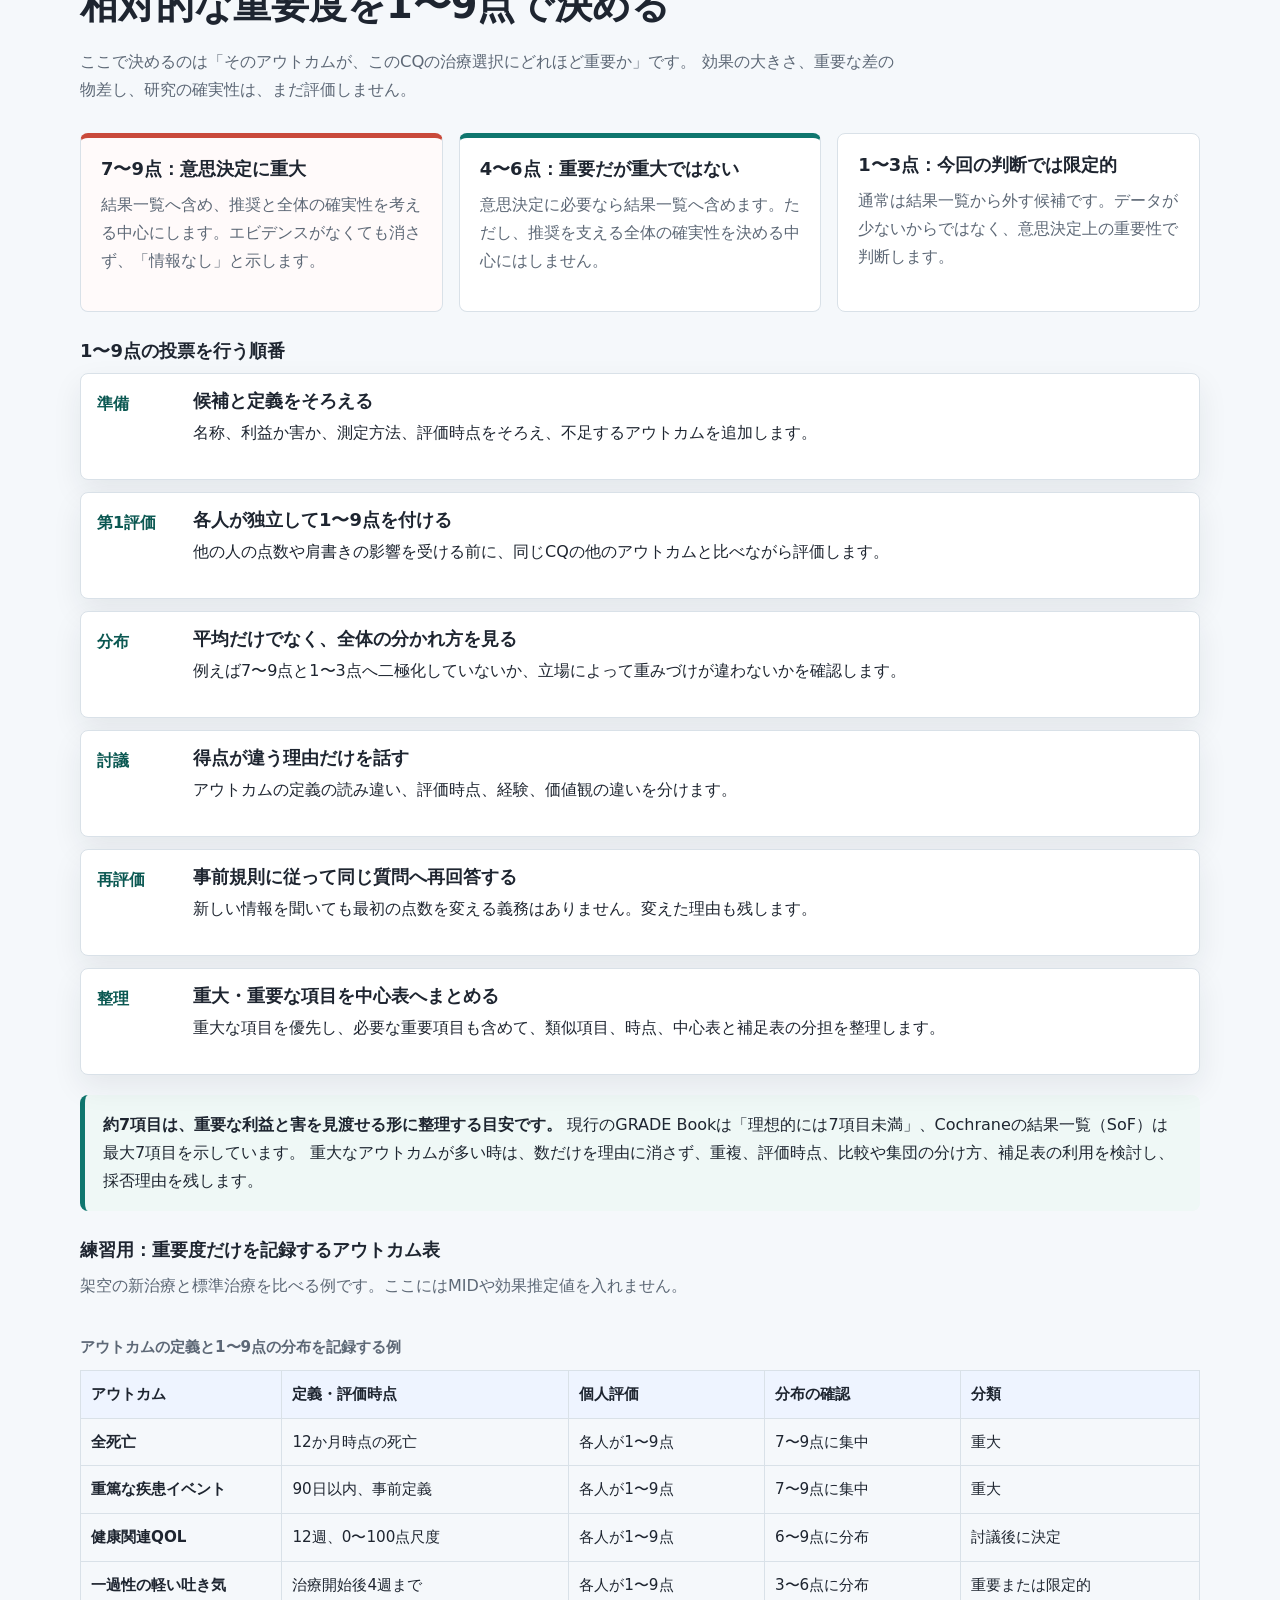
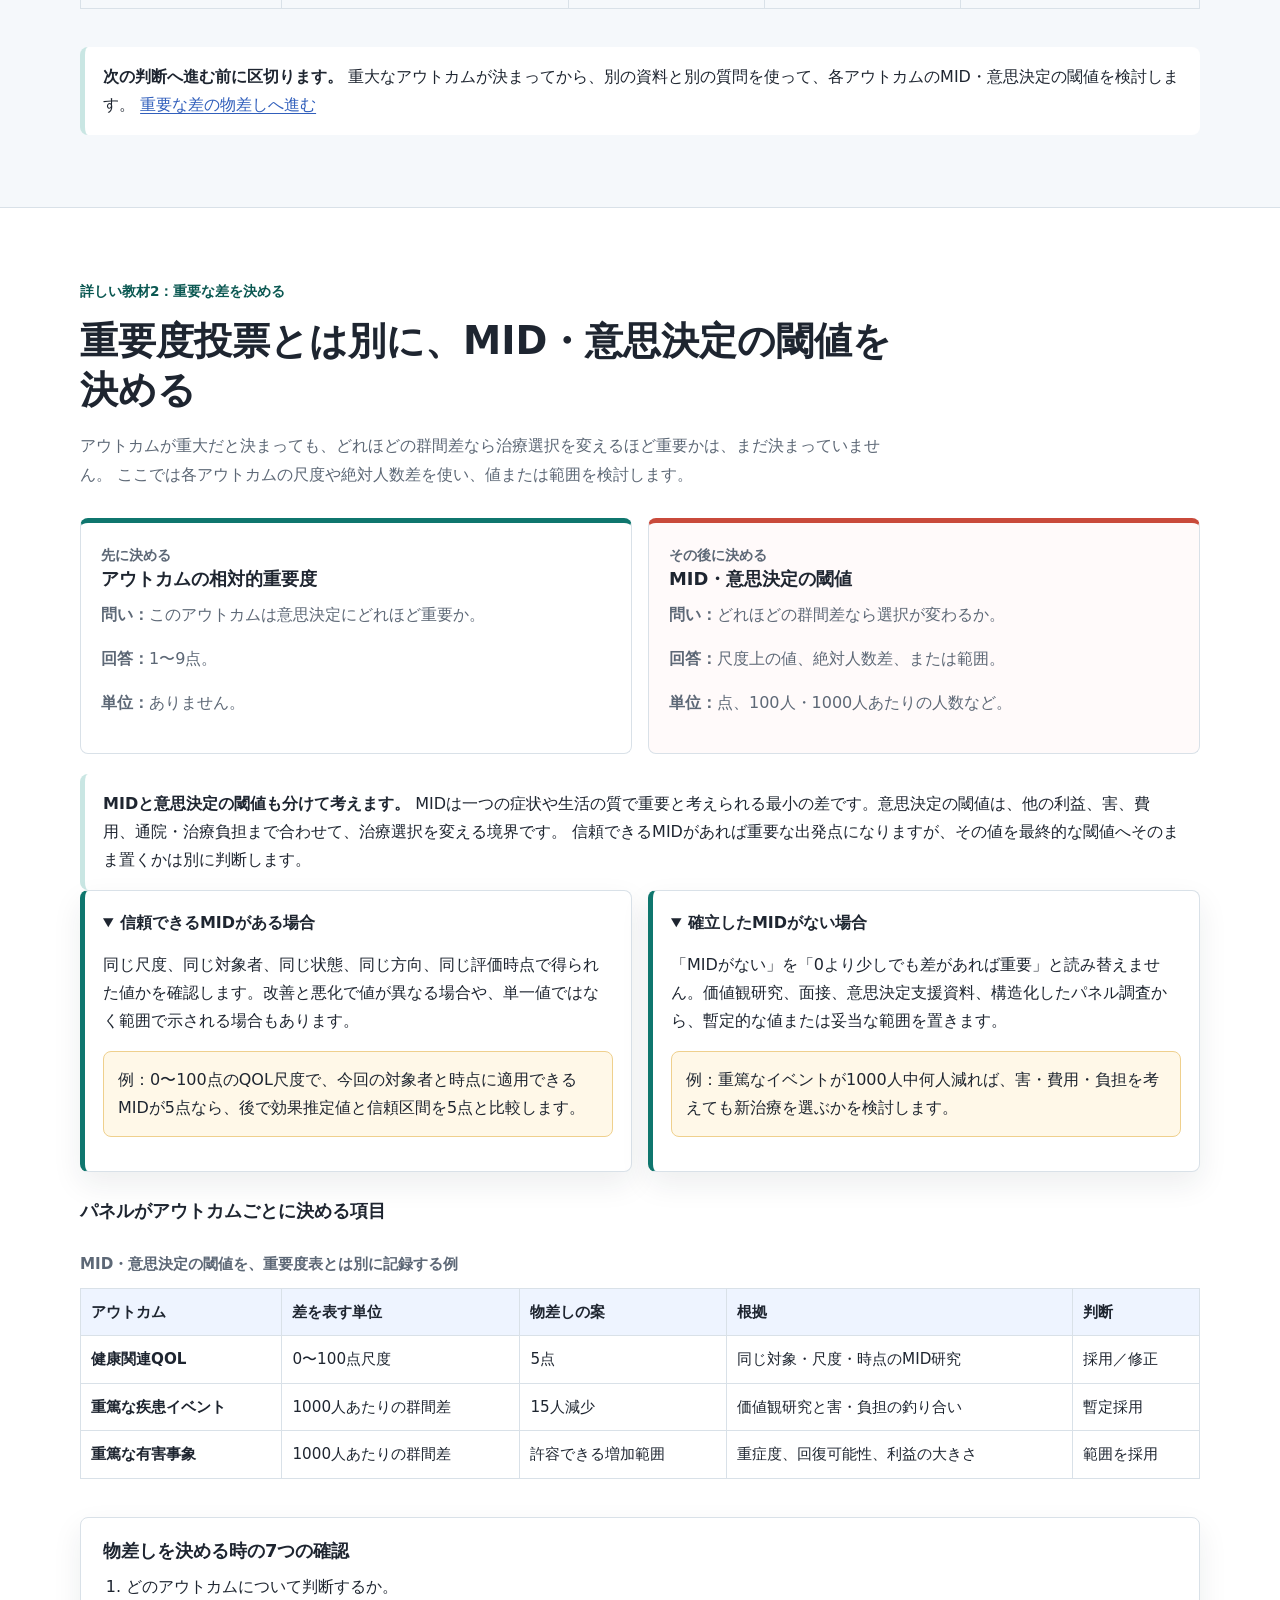
<file: panel-workflow-details.html>
<!doctype html>
<html lang="ja">
  <head>
    <meta charset="utf-8">
    <meta name="viewport" content="width=device-width, initial-scale=1">
    <title>パネルの判断と投票を詳しく学ぶ</title>
    <meta name="description" content="診療ガイドラインのパネルが、アウトカムの重要度、重要な差、SoF、EtD、推奨の方向・強さ・文章を詳しく学ぶ補助教材。">
    <link rel="stylesheet" href="assets/styles.css">
  </head>
  <body>
    <header class="topbar" data-topbar>
      <a class="brand" href="index.html" aria-label="第一面へ戻る">
        <span class="brand-mark" aria-hidden="true">G</span>
        <span>パネリストのために</span>
      </a>
      <nav class="topnav" aria-label="詳しい補助教材の目次">
        <a href="#main-material">詳しい教材</a>
        <a href="#overview">全体像</a>
        <a href="#roles">役割</a>
        <a href="#vote-guide">判断と投票</a>
        <a href="#final-panel">最終会議</a>
        <a href="#wording">推奨文</a>
        <a href="#coi">COI</a>
        <a href="#after-review">会議後</a>
        <a href="index.html#action-map">7段階一覧</a>
        <a href="evidence-reading.html">資料の読み方</a>
      </nav>
    </header>

    <main id="top">
      <section class="hero section article-hero">
        <div class="hero-copy">
          <p class="eyebrow">迷った判断を深く読む補助教材</p>
          <h1><span class="phrase">パネルの判断と投票を</span><span class="phrase">詳しく学ぶ</span></h1>
          <p class="lead">
            ここは、7段階一覧で自分の出番を確認した後に読む詳しい補助教材です。
            アウトカムの重要度、重要な差、研究結果の要約、判断表（EtD表）、推奨の方向・強さ・文章を、別々の判断として具体例から確認できます。
          </p>
          <div class="page-actions">
            <a class="button primary" href="#main-material">詳しい項目を選ぶ</a>
            <a class="button secondary" href="index.html#action-map">7段階一覧へ戻る</a>
          </div>
        </div>
        <aside class="hero-tool" aria-label="このページで分かること">
          <img class="mentor-avatar" src="assets/mentor/mentor-point.jpg" alt="案内役が大切な点を示しているイラスト">
          <h2>必要な項目だけ選べます</h2>
          <ul class="plain-list">
            <li>会議ごとに、何を読んで何を決めるか</li>
            <li>SR前にパネルが決めること</li>
            <li>どこで個別評価や投票を行うか</li>
            <li>アウトカムを約7項目へ整理する理由</li>
            <li>MIDがない時の考え方</li>
            <li>SoF・EtDから推奨文を作る順番</li>
            <li>COIと議論の透明性を守る方法</li>
          </ul>
        </aside>
      </section>

      <section id="main-material" class="section main-material-divider">
        <div class="section-head">
          <p class="eyebrow">詳しい補助教材</p>
          <h2>7段階一覧で迷った判断を、具体例と図で深く読む</h2>
          <p>
            このページは、時期を確認する7段階一覧とは別の詳しい解説です。
            自分の段階は分かったものの、1〜9点、重要な差、判断表（EtD表）、推奨の方向・強さなどの判断方法で迷った時に、必要な項目だけを選んで読んでください。
          </p>
        </div>
        <nav class="main-material-links" aria-label="詳しい補助教材の目次">
          <a href="#overview">仕事の全体像</a>
          <a href="#roles">役割の境界</a>
          <a href="#vote-guide">判断と投票</a>
          <a href="#before-sr">SR前の会議</a>
          <a href="#outcomes">重要度1〜9点</a>
          <a href="#mid-threshold">MID・閾値</a>
          <a href="#review">結果一覧</a>
          <a href="#workflow-forest">研究ごとの結果の図</a>
          <a href="#final-panel">最終会議</a>
          <a href="#wording">推奨文</a>
          <a href="#coi">COI</a>
          <a href="#after-review">会議後</a>
        </nav>
      </section>

      <section id="overview" class="section band">
        <div class="section-head">
          <p class="eyebrow">まず全体を一枚で</p>
          <h2>二つのパネル会議を、システマティックレビューがつなぎます</h2>
          <p>
            最初の会議では「何を調べ、何を大切な結果として扱うか」を決めます。レビュー班はその設計図に沿って研究をまとめます。
            最終会議では、結果を患者に起きる差へ翻訳し、判断表から推奨を完成させます。
          </p>
        </div>
        <div class="route-grid">
          <article class="info-card">
            <p class="audience-label">第1段階：SR前</p>
            <h3>問いと物差しを決める</h3>
            <p>CQの優先順位、PICO、アウトカムの重要度、評価時点、MID・意思決定の閾値、重要なサブグループを合意します。</p>
            <p><strong>成果物：</strong>CQ一覧、アウトカムシート、閾値、承認済みプロトコル</p>
          </article>
          <article class="info-card">
            <p class="audience-label">第2段階：SR作成</p>
            <h3>決めた設計図で研究をまとめる</h3>
            <p>レビュー班が検索、採用、データ抽出、バイアスリスク評価、統合、確実性評価を行います。</p>
            <p><strong>成果物：</strong>SR、Evidence Profile、SoF、EtDの判断材料</p>
          </article>
          <article class="info-card">
            <p class="audience-label">第3段階：最終会議</p>
            <h3>判断表から推奨を完成させる</h3>
            <p>EtDの各項目を判断し、方向、強さ、推奨文、注意書き、実装上の留意点を正式に承認します。</p>
            <p><strong>成果物：</strong>完成EtD、推奨文、正当化、実装・研究課題</p>
          </article>
          <article class="info-card">
            <p class="audience-label">第4段階：会議後</p>
            <h3>査読後の重要な変更を確認する</h3>
            <p>外部査読への回答と修正文を読み、方向・強さ・意味が変わる修正は、作成組織の手順に従ってパネルへ戻し、必要な再検討・承認を行います。</p>
            <p><strong>成果物：</strong>パネルが承認した最終原稿、査読への回答</p>
          </article>
        </div>
        <div class="callout">
          <strong>最も大切な区別：</strong>
          パネルは「何を意思決定に使うか」と「その材料から何を勧めるか」を決めます。レビュー班は、決められた方法で研究を探し、まとめ、確実性の判定案を作ります。
          パネルが多数決で研究結果を作り変えることも、レビュー班がパネルに代わって推奨を決めることもありません。
        </div>
        <h3 class="narrow-head">初めて出会う言葉は、ここだけ押さえれば進めます</h3>
        <div class="route-grid">
          <article class="info-card"><h3>CQ</h3><p>診療で答えを必要としている具体的な問いです。「誰に、何をすると、何と比べて、何が変わるか」を整理します。</p></article>
          <article class="info-card"><h3>PICO</h3><p>対象者、介入、比較対照、アウトカムの頭文字です。例えば「高齢者に新治療を追加すると、標準治療だけの場合より入院が減るか」のように問いを具体化します。</p></article>
          <article class="info-card"><h3>システマティックレビュー（SR）</h3><p>問いに合う研究を、決めた方法で漏れなく探し、偏りを評価してまとめる作業です。</p></article>
          <article class="info-card"><h3>詳細表と結果一覧</h3><p>詳細表（Evidence Profile）は確実性判断の理由まで示し、結果一覧（SoF）は重大なアウトカムの効果、信頼区間、確実性を読みやすくまとめます。</p></article>
          <article class="info-card"><h3>判断表（EtD表）</h3><p>利益と害だけでなく、価値観、費用、公平性、受け入れやすさ、実行可能性を順番に判断する表です。</p></article>
          <article class="info-card"><h3>MID・閾値</h3><p>「この程度の差なら選択を変えるほど重要」と考える物差しです。確立した値がない時は、根拠と不確実性を明記して暫定範囲を置きます。</p></article>
          <article class="info-card"><h3>エビデンスの確実性</h3><p>研究結果が正しいかの合格点ではなく、その効果推定値をどこまで信頼できるかを4段階で示します。</p></article>
        </div>
      </section>

            <section id="roles" class="section">
        <div class="section-head">
          <p class="eyebrow">役割の境界</p>
          <h2>パネルが決めることと、運営・技術班が担うこと</h2>
          <p>パネルが最終判断を担う部分と、運営・レビュー班が方法に従って担当する部分を分けて確認します。</p>
        </div>
        <div class="role-boundary-grid">
          <article class="role-boundary panel-owned">
            <p class="audience-label">パネルが最終判断を担う5つ</p>
            <ol>
              <li>診療上の問いと、誰に何を何と比べるか</li>
              <li>重要なアウトカム、その優先度、必要な閾値</li>
              <li>判断表で用いる各基準の最終判断</li>
              <li>推奨の方向、強さ、文言、理由、注意書き</li>
              <li>作成組織の手順で求められる、外部査読後の最終原稿の科学的確認・承認</li>
            </ol>
          </article>
          <article class="role-boundary organisation-owned">
            <p class="audience-label">パネルの多数決で決めないこと</p>
            <ul>
              <li>委員の選任、COI評価、参加制限</li>
              <li>検索式、採否、統計解析を好みで変更すること</li>
              <li>効果推定値や確実性を多数決で作り変えること</li>
              <li>未評価の治療を最終会議で推奨へ追加すること</li>
              <li>組織としての出版承認や資金提供者の判断</li>
            </ul>
          </article>
        </div>
      </section>

      <section id="vote-guide" class="section band vote-guide-section">
        <div class="section-head">
          <p class="eyebrow">ここからは判断と投票の手順</p>
          <h2>似て見える判断を、六つの別の問いに分けます</h2>
          <p>
            この欄は時期表ではなく、<strong>何を、どの選択肢で、どの順番に判断するか</strong>を確かめる実務手引きです。
            同じ会議で扱っても、答えている問いはそれぞれ違います。
          </p>
        </div>

        <nav class="vote-guide-index" aria-label="判断と投票の六つの手順">
          <a href="#vote-importance"><span>1</span><strong>アウトカムの重要度</strong><small>1〜9点</small></a>
          <a href="#vote-threshold"><span>2</span><strong>重要な差の物差し</strong><small>MID・閾値</small></a>
          <a href="#vote-etd"><span>3</span><strong>判断表の各項目</strong><small>一項目ずつ</small></a>
          <a href="#vote-direction"><span>4</span><strong>推奨の方向</strong><small>行う・行わない</small></a>
          <a href="#vote-strength"><span>5</span><strong>推奨の強さ</strong><small>強い・条件付き</small></a>
          <a href="#vote-wording"><span>6</span><strong>推奨文</strong><small>文章を承認</small></a>
        </nav>

        <article id="vote-importance" class="ballot-guide">
          <header class="ballot-guide-head">
            <span class="ballot-number" aria-hidden="true">1</span>
            <div>
              <p class="audience-label">SR前・個別評価</p>
              <h3>アウトカムの相対的な重要度を1〜9点で決める</h3>
              <p>同じCQの中で、治療選択を決めるために、そのアウトカムをどれほど重く扱うかを評価します。</p>
            </div>
          </header>

          <div class="ballot-question">
            <strong>この判断で答える問い</strong>
            <p>「このアウトカムは、介入を選ぶかどうかを決めるうえで、他のアウトカムと比べてどれほど重要か」</p>
          </div>

          <div class="importance-scale" aria-label="アウトカム重要度の1から9点尺度">
            <div class="scale-band is-limited"><span>1・2・3</span><strong>今回の意思決定では限定的</strong><p>通常、結果一覧（SoF）から外す候補です。ただし理由を残します。</p></div>
            <div class="scale-band is-important"><span>4・5・6</span><strong>重要だが重大ではない</strong><p>意思決定に必要なら結果一覧へ含めますが、全体の確実性を決める中心にはしません。</p></div>
            <div class="scale-band is-critical"><span>7・8・9</span><strong>意思決定に重大</strong><p>結果一覧へ含め、推奨と全体の確実性を考える中心にします。</p></div>
          </div>

          <div class="ballot-guide-grid">
            <section>
              <h4>実際の進め方</h4>
              <ol>
                <li>名称、定義、尺度、評価時点をそろえる。</li>
                <li>不足するアウトカムを追加してから投票を始める。</li>
                <li>他者の点数を見る前に、各人がすべての候補を1〜9点で評価する。</li>
                <li>平均だけでなく、各点数の分布を表示する。</li>
                <li>7〜9点と1〜3点に分かれた理由などを話し合う。</li>
                <li>規則で定めている場合は、同じ質問で再評価する。</li>
              </ol>
            </section>
            <section>
              <h4>投票後に決めること</h4>
              <ul>
                <li>重大、重要、今回の判断では限定的の分類</li>
                <li>結果一覧へ載せる中心アウトカム</li>
                <li>類似項目の統合と評価時点の整理</li>
                <li>原則約7項目へ整理するか、理由を示して増減するか</li>
              </ul>
              <p class="ballot-note">「約7項目」は絶対数ではありません。多すぎて重大な利益と害が埋もれないようにする実務上の目安です。</p>
            </section>
          </div>

          <div class="ballot-warning">
            <strong>この1〜9点に入れてはいけないもの</strong>
            治療効果の大きさ、効果が出る確率、P値、研究の質、エビデンスの確実性、MIDは評価していません。
          </div>
        </article>

        <article id="vote-threshold" class="ballot-guide">
          <header class="ballot-guide-head">
            <span class="ballot-number" aria-hidden="true">2</span>
            <div>
              <p class="audience-label">SR前・パネル判断</p>
              <h3>選択が変わるほど重要な差を、アウトカムごとに決める</h3>
              <p>MIDや意思決定の閾値は、研究結果の点数ではなく、後で効果推定値と比べるための物差しです。</p>
            </div>
          </header>

          <div class="ballot-question">
            <strong>この判断で答える問い</strong>
            <p>「このアウトカムで、群間差がどの程度あれば、害・負担・費用を考えても治療選択が変わり得るか」</p>
          </div>

          <div class="mid-threshold-difference">
            <section>
              <p class="audience-label">MID（最小重要差）</p>
              <h4>一つのアウトカムで重要と考えられる差</h4>
              <p>症状や生活の質などで、本人にとって重要と感じられる最小の変化・差を示します。対象者、尺度、方向、評価時点によって値が変わり得ます。</p>
            </section>
            <section>
              <p class="audience-label">意思決定の閾値</p>
              <h4>治療選択が変わる境界</h4>
              <p>利益だけでなく、害、費用、通院、治療負担、他の重大アウトカムも含めて、介入を選ぶほどの差かを判断する境界です。</p>
            </section>
          </div>
          <p class="mid-threshold-bridge"><strong>MIDは重要な根拠になりますが、意思決定の閾値と自動的に同じ値になるとは限りません。</strong></p>

          <div class="threshold-examples">
            <section>
              <p class="audience-label">連続値の例</p>
              <h4>0〜100点の生活の質尺度</h4>
              <p><strong>効果推定値：</strong>新治療で平均4点改善した。</p>
              <p><strong>物差し：</strong>同じ対象・尺度・時点で5点が重要と考えられている。</p>
              <p>4点という結果と、5点という物差しを比較します。5点は治療効果そのものではありません。</p>
            </section>
            <section>
              <p class="audience-label">二値アウトカムの例</p>
              <h4>1000人あたりの重篤なイベント</h4>
              <p><strong>効果推定値：</strong>標準治療より1000人中20人少ない。</p>
              <p><strong>物差し：</strong>1000人中15人以上減れば重要と考える。</p>
              <p>「20人が成功した」のではなく、二群の差が20人であり、それを15人という物差しと比べます。</p>
            </section>
          </div>

          <div class="ballot-guide-grid">
            <section>
              <h4>信頼できるMIDがある場合</h4>
              <ol>
                <li>対象者、病状、尺度、方向、評価時点が同じか確認する。</li>
                <li>単一値か範囲か、改善と悪化で違わないか確認する。</li>
                <li>今回のCQへ適用できるなら採用し、理由を記録する。</li>
                <li>条件が違うなら、そのまま流用せず修正または範囲化する。</li>
              </ol>
            </section>
            <section>
              <h4>MIDがない場合</h4>
              <ol>
                <li>価値観研究、面接、意思決定支援資料、構造化した調査を確認する。</li>
                <li>絶対人数差、尺度上の差、負担との釣り合いで暫定案を作る。</li>
                <li>単一値に無理に固定せず、妥当な範囲を置く。</li>
                <li>根拠、不確実性、見直す条件を明記する。</li>
              </ol>
            </section>
          </div>

          <div class="decision-options">
            <h4>パネルへ示す選択肢の例</h4>
            <ol>
              <li><strong>既存値を採用する</strong></li>
              <li><strong>今回の対象・尺度・時点に合わせて修正する</strong></li>
              <li><strong>暫定的な値または範囲を採用する</strong></li>
              <li><strong>現時点では設定困難とし、理由と扱いを決める</strong></li>
            </ol>
            <p>ここでは1〜9点を付けません。形式投票か合意形成かは事前規則に従い、採用した値だけでなく反対理由と不確実性も残します。</p>
          </div>

          <div class="ballot-warning">
            <strong>結果を見てから都合よく物差しを動かさない</strong>
            可能な限りSRの結果を見る前に決めます。結果を見た後に変更する場合は、新しい根拠と変更理由を明記します。
          </div>
        </article>

        <article id="vote-etd" class="ballot-guide">
          <header class="ballot-guide-head">
            <span class="ballot-number" aria-hidden="true">3</span>
            <div>
              <p class="audience-label">最終会議・項目別判断</p>
              <h3>判断表は、一項目ずつ同じ質問で判断する</h3>
              <p>研究結果、価値観、費用、公平性、実行可能性などを一つの賛否へ丸めず、どこで意見が違うかを見えるようにします。</p>
            </div>
          </header>

          <div class="ballot-question">
            <strong>この判断で答える問い</strong>
            <p>「この項目について、提示された根拠から、パネルとしてどの判断を置くか」</p>
          </div>

          <div class="table-wrap">
            <table class="mini-table voting-table">
              <thead><tr><th scope="col">判断する項目</th><th scope="col">確認する資料</th><th scope="col">判断選択肢の例</th></tr></thead>
              <tbody>
                <tr><td>望ましい効果</td><td>重大アウトカムの絶対効果、信頼区間、MID・閾値</td><td>わずか／小さい／中等度／大きい／一様でない／不明</td></tr>
                <tr><td>望ましくない効果</td><td>重篤な害、中止、症状、通院・生活負担</td><td>わずか／小さい／中等度／大きい／一様でない／不明</td></tr>
                <tr><td>エビデンスの確実性</td><td>詳細表と、確実性を上げ下げした理由</td><td>非常に低／低／中／高</td></tr>
                <tr><td>価値観のばらつき</td><td>価値観研究、選好、少数意見</td><td>重要な不確実性・ばらつきがある／おそらくある／おそらくない／ない</td></tr>
                <tr><td>利益と害のバランス</td><td>重大な利益・害・負担を並べた一覧</td><td>比較対照を支持／どちらも支持しない／介入を支持／一様でない／不明</td></tr>
                <tr><td>その他の項目</td><td>資源、費用対効果、公平性、受容性、実行可能性</td><td>使用する判断表に定めた選択肢</td></tr>
              </tbody>
            </table>
          </div>

          <div class="ballot-guide-grid">
            <section>
              <h4>基本の進め方</h4>
              <ol>
                <li>根拠と選択肢を読み上げる。</li>
                <li>可能なら討議前の初期判断を各人が示す。</li>
                <li>分布を表示し、不一致が大きい項目だけ理由を確認する。</li>
                <li>資料の読み違い、情報不足、価値判断の違いを分ける。</li>
                <li>新しい根拠が共有された時だけ、同じ質問で再判断する。</li>
              </ol>
            </section>
            <section>
              <h4>投票では変えられないもの</h4>
              <ul>
                <li>研究で観察されたイベント数</li>
                <li>計算された相対効果・絶対効果・信頼区間</li>
                <li>理由のない確実性の上げ下げ</li>
                <li>事前に決めたPICOやアウトカムの都合のよい変更</li>
              </ul>
              <p class="ballot-note">全項目を形式投票するか、口頭で広い合意を確認するかは組織の規則によります。どちらでも、判断と理由は記録します。</p>
            </section>
          </div>
        </article>

        <article id="vote-direction" class="ballot-guide">
          <header class="ballot-guide-head">
            <span class="ballot-number" aria-hidden="true">4</span>
            <div>
              <p class="audience-label">最終会議・推奨の判断</p>
              <h3>推奨の方向を、強さと区別して確認する</h3>
              <p>判断表（EtD表）の各項目を見渡し、介入を行う側か、行わない側かを判断します。この教材では、意見の違いを整理するため方向を先に確認します。</p>
            </div>
          </header>

          <div class="ballot-question">
            <strong>方向を確認する問い</strong>
            <p>「この対象者に対して、比較対照と比べて、この介入を行う側の推奨とするか、行わない側の推奨とするか」</p>
          </div>

          <div class="direction-options">
            <section><span>A</span><h4>介入を行う側</h4><p>利益・害・負担などを総合し、介入を支持する方向。</p></section>
            <section><span>B</span><h4>介入を行わない側</h4><p>比較対照または非実施を支持する方向。</p></section>
            <section><span>C</span><h4>どちらの選択肢も提案</h4><p>二つの能動的な治療を比較し、両者が実質的に同等で、どちらも合理的な場合に限る選択肢。</p></section>
            <section><span>D</span><h4>推奨を提示できない</h4><p>GRADEの推奨形式ではありません。指針を示す努力を尽くしても、どの選択肢を示すことも不利益を増やす例外的な場合です。</p></section>
          </div>
          <p class="ballot-note">GRADEの推奨は、原則として「行う／行わない」の方向と「強い／条件付き」の強さを組み合わせます。二つの能動的な治療が実質的に同等なら「どちらも提案」が加わります。「推奨なし」は、この推奨形式の外にある例外です。</p>

          <div class="ballot-guide-grid">
            <section>
              <h4>方向を決める時に戻る資料</h4>
              <ul>
                <li>重大アウトカムの絶対人数差と信頼区間</li>
                <li>MID・意思決定の閾値</li>
                <li>望ましい効果と望ましくない効果</li>
                <li>価値観、資源、公平性、受容性、実行可能性</li>
              </ul>
            </section>
            <section>
              <h4>方向を決める近道にしないもの</h4>
              <ul>
                <li>P値の有意差あり・なしだけ</li>
                <li>認可されている、標準治療と呼ばれていることだけ</li>
                <li>一つの研究が一流誌に掲載されたことだけ</li>
                <li>エビデンスの確実性が低い・非常に低いことだけ</li>
              </ul>
            </section>
          </div>
        </article>

        <article id="vote-strength" class="ballot-guide">
          <header class="ballot-guide-head">
            <span class="ballot-number" aria-hidden="true">5</span>
            <div>
              <p class="audience-label">最終会議・方向の確認後</p>
              <h3>方向と区別して、推奨の強さを決める</h3>
              <p>パネルの賛成率ではなく、望ましい効果と望ましくない効果の差をどこまで確信でき、合理的な選択がどれほど分かれ得るかを判断します。</p>
            </div>
          </header>

          <div class="ballot-question">
            <strong>この判断で答える問い</strong>
            <p>「決めた方向は、ほぼすべての対象者に当てはまるか。それとも価値観や状況によって合理的な選択が分かれるか」</p>
          </div>

          <div class="strength-comparison">
            <section>
              <p class="audience-label">強い推奨</p>
              <h4>ほぼ全員で同じ選択になる</h4>
              <ul>
                <li>重大な利益と害のバランスが明瞭</li>
                <li>判断を覆す不確実性が小さい</li>
                <li>価値観による選択の違いが小さい</li>
                <li>負担・資源・実行可能性を含めても当てはまりやすい</li>
              </ul>
            </section>
            <section>
              <p class="audience-label">条件付き推奨</p>
              <h4>合理的な選択が分かれ得る</h4>
              <ul>
                <li>利益と害が接近している</li>
                <li>効果や害の不確実性が判断へ大きく影響する</li>
                <li>何を重視するかで選択が変わる</li>
                <li>費用、通院、利用可能性、実施条件で選択が変わる</li>
              </ul>
            </section>
          </div>

          <div class="decision-options two-step-vote">
            <h4>この教材では二段階に分けて確認する</h4>
            <ol>
              <li><strong>第1段階・方向：</strong>介入を行う側／行わない側を確認する。</li>
              <li><strong>第2段階・強さ：</strong>その方向について、強い／条件付きを確認する。</li>
            </ol>
            <p>GRADEは方向と強さを区別しますが、二枚の投票用紙を必須とはしていません。組織が四つまたは五つの推奨形式を一括提示する投票様式でも、討議では方向と強さのどちらで意見が違うかを分けて確認します。</p>
          </div>

          <div class="ballot-warning">
            <strong>採択率と推奨の強さは別です</strong>
            全員一致の条件付き推奨もあります。大多数で採択されたという理由だけで強い推奨にはなりません。
            また、エビデンスの確実性が非常に低いことだけを理由に、直ちに推奨なしとはしません。
          </div>
        </article>

        <article id="vote-wording" class="ballot-guide">
          <header class="ballot-guide-head">
            <span class="ballot-number" aria-hidden="true">6</span>
            <div>
              <p class="audience-label">最終会議・最後の承認</p>
              <h3>決めた方向と強さを、行動できる推奨文にする</h3>
              <p>推奨文は、方向と強さを決めるための投票用紙ではありません。決定済みの判断を正確な日本語へ変換した最終成果物です。</p>
            </div>
          </header>

          <div class="ballot-question">
            <strong>この承認で答える問い</strong>
            <p>「この一文を読んだ人が、誰に、何を、どの条件で行う・行わないのかを誤解せず、決めた方向と強さも分かるか」</p>
          </div>

          <div class="wording-formula" aria-label="推奨文に必要な要素">
            <span>対象者</span><b>＋</b><span>行う・行わない行動</span><b>＋</b><span>必要な比較・条件</span><b>＋</b><span>方向と強さ</span>
          </div>

          <div class="ballot-guide-grid">
            <section>
              <h4>文章を承認する順番</h4>
              <ol>
                <li>対象者と適用場面を確認する。</li>
                <li>行う、行わない、どちらを選ぶかを明記する。</li>
                <li>比較対照と重要な条件を必要に応じて入れる。</li>
                <li>組織の規則に従い、強い推奨と条件付き推奨を区別する。</li>
                <li>注意書き、共同意思決定、実装条件を別に確認する。</li>
                <li>文章を読み上げ、判断表とのずれがないか承認する。</li>
              </ol>
            </section>
            <section>
              <h4>承認時の選択肢の例</h4>
              <ul>
                <li><strong>この文章で承認する</strong></li>
                <li><strong>指定した表現修正後に承認する</strong></li>
                <li><strong>意味が変わるため、方向または強さの判断へ戻す</strong></li>
              </ul>
              <p class="ballot-note">「検討してもよい」「有用と考える」など、行動と強さが分からない表現だけで終えないようにします。</p>
            </section>
          </div>

          <div class="recommendation-example">
            <p class="audience-label">架空の例</p>
            <p><strong>方向：</strong>標準治療へA治療を追加する側</p>
            <p><strong>強さ：</strong>条件付き</p>
            <p><strong>文章：</strong>「○○の成人に対して、標準治療にA治療を追加することを提案する（条件付き推奨）。」</p>
            <p>方向と強さを先に記録しておけば、文章を直している途中で結論そのものが変わった時に気づけます。</p>
          </div>
        </article>

        <div class="vote-sequence-summary">
          <h3>最終会議は、この順番で一問ずつ進めます</h3>
          <ol>
            <li><strong>判断表の各項目</strong><span>根拠と判断を一項目ずつ確定</span></li>
            <li><strong>推奨の方向</strong><span>行う側か、行わない側か</span></li>
            <li><strong>推奨の強さ</strong><span>強いか、条件付きか</span></li>
            <li><strong>推奨文</strong><span>対象、行動、条件を含む文章を承認</span></li>
          </ol>
        </div>
      </section>

      <section id="before-sr" class="section">


        <div class="section-head">
          <p class="eyebrow">第1段階：SRを作る前</p>
          <h2>最初の会議で決める順番</h2>
          <p>
            結果を見てから問いや重要なアウトカムを変えると、都合のよい結果だけを重く扱いやすくなります。
            重要な判断ほどSR前に行い、誰が、何を根拠に決めたかを記録します。
          </p>
        </div>
        <div class="simulation-timeline">
          <article class="time-row">
            <time>STEP 1</time>
            <div>
              <h3>COI管理策、役割、投票資格を確認する</h3>
              <p>メンバー選任、COI評価、参加制限は、運営・監督する側が会議前に決めて開示します。パネリストは申告の変更を伝え、指定された役割と制限を確認します。誰を投票から外すかをパネルの多数決で決める段階ではありません。</p>
            </div>
          </article>
          <article class="time-row">
            <time>STEP 2</time>
            <div>
              <h3>候補CQを集め、優先順位をつける</h3>
              <p>各人が候補を出し、重要性、診療のばらつき、未解決性、患者への影響、作成可能性を個別評価します。その後、採用、保留、除外と理由を合意します。</p>
            </div>
          </article>
          <article class="time-row">
            <time>STEP 3</time>
            <div>
              <h3>PICOと適用範囲を固定する</h3>
              <p>誰に、何を、何と比べるかに加え、医療現場、併用か置換か、標準治療の内容、評価時点、重要なサブグループまで具体化します。</p>
            </div>
          </article>
          <article class="time-row">
            <time>STEP 4</time>
            <div>
              <h3>意思決定に必要なアウトカムを広く出す</h3>
              <p>死亡、症状、QOLだけでなく、重篤な害、治療中止、通院、費用、生活への負担も候補にします。研究で測られている項目だけから選んではいけません。</p>
            </div>
          </article>
          <article class="time-row">
            <time>STEP 5</time>
            <div>
              <h3>1〜9点で重要度を評価し、中心項目を整理する</h3>
              <p>各パネリストが独立に評価し、得点分布を見て再討議します。1つのCQにつき、SoFの中心表は原則として約7項目へ絞りますが、絶対に7項目という規則ではありません。</p>
            </div>
          </article>
          <article class="time-row">
            <time>STEP 6</time>
            <div>
              <h3>MID・閾値を合意し、レビュー計画へ助言する</h3>
              <p>各アウトカムで、どれほどの差なら選択を変えるほど重要かを決めます。確立したMIDがない場合の扱いも示します。検索、解析、確実性評価の技術的な計画はレビュー班・方法班が作り、パネルはPICOとの整合や臨床的妥当性に助言します。</p>
            </div>
          </article>
        </div>

        <h3 class="narrow-head">CQの優先順位で見る6つの観点</h3>
        <div class="route-grid">
          <article class="info-card"><h3>患者への影響</h3><p>頻度、重症度、生活への影響が大きいか。</p></article>
          <article class="info-card"><h3>診療のばらつき</h3><p>地域や施設、医療者によって選択が大きく違うか。</p></article>
          <article class="info-card"><h3>不確実性</h3><p>利益と害のどちらが大きいか、現場が迷っているか。</p></article>
          <article class="info-card"><h3>新しい情報</h3><p>新薬、新技術、新しい研究によって判断が変わり得るか。</p></article>
          <article class="info-card"><h3>公平性</h3><p>弱い立場の人、地域差、費用負担に重要な影響があるか。</p></article>
          <article class="info-card"><h3>作成可能性</h3><p>期間、人員、検索範囲を考えて、質の高いSRを完成できるか。</p></article>
        </div>
        <h3 class="narrow-head">優先順位づけで起こりやすい問題</h3>
        <div class="table-wrap">
          <table class="mini-table">
            <thead><tr><th scope="col">起こりやすいこと</th><th scope="col">なぜ問題か</th><th scope="col">パネリストが確認する言葉</th></tr></thead>
            <tbody>
              <tr><td>声の大きい専門家の関心が上位になる</td><td>患者への影響より、専門領域の関心や新規性が優先されることがあります。</td><td>「頻度、重症度、診療のばらつき、公平性の各点数も並べて見せてください。」</td></tr>
              <tr><td>新しい治療だから優先する</td><td>新規性だけでは、患者にとって重要な未解決問題とは限りません。</td><td>「現在の診療で、誰が、どの選択に迷っているCQですか。」</td></tr>
              <tr><td>一つのCQへ多くを詰め込む</td><td>対象者、介入、比較が混ざり、検索も推奨文も曖昧になります。</td><td>「この問いは一つの推奨文で答えられますか。分ける必要はありませんか。」</td></tr>
              <tr><td>研究が多い問いだけを選ぶ</td><td>研究が乏しくても、現場で必ず選ばなければならない重要な問いがあります。</td><td>「エビデンス量とは別に、推奨がないことで生じる不利益を評価しましたか。」</td></tr>
              <tr><td>実施可能性を最後まで確認しない</td><td>重要でも、期間と人員が足りず、不十分なSRになると信頼性を損ないます。</td><td>「必要な検索・解析を、この期限と体制で完了できますか。」</td></tr>
              <tr><td>COIを最終投票時だけ確認する</td><td>CQを選ぶ段階の偏りは、その後の全工程へ影響します。</td><td>「このCQの採否を決める前に、議題ごとの参加条件を確認しましたか。」</td></tr>
            </tbody>
          </table>
        </div>
        <div class="mentor-note">
          <img src="assets/mentor/mentor-clipboard.jpg" alt="案内役が確認事項を示しているイラスト">
          <p>
            <strong>会議での発言例：</strong>
            「このCQは診療のばらつきが大きく、患者への影響も大きいので優先したいです。一方、今年度内に必要なSRを完成できるかも確認したいです。」
          </p>
        </div>
      </section>

            <section id="outcomes" class="section band">
        <div class="section-head">
          <p class="eyebrow">詳しい教材1：アウトカムを選ぶ</p>
          <h2>相対的な重要度を1〜9点で決める</h2>
          <p>
            ここで決めるのは「そのアウトカムが、このCQの治療選択にどれほど重要か」です。
            効果の大きさ、重要な差の物差し、研究の確実性は、まだ評価しません。
          </p>
        </div>

        <div class="route-grid">
          <article class="concept-card strong-card">
            <h3>7〜9点：意思決定に重大</h3>
            <p>結果一覧へ含め、推奨と全体の確実性を考える中心にします。エビデンスがなくても消さず、「情報なし」と示します。</p>
          </article>
          <article class="concept-card">
            <h3>4〜6点：重要だが重大ではない</h3>
            <p>意思決定に必要なら結果一覧へ含めます。ただし、推奨を支える全体の確実性を決める中心にはしません。</p>
          </article>
          <article class="info-card">
            <h3>1〜3点：今回の判断では限定的</h3>
            <p>通常は結果一覧から外す候補です。データが少ないからではなく、意思決定上の重要性で判断します。</p>
          </article>
        </div>

        <h3 class="narrow-head">1〜9点の投票を行う順番</h3>
        <div class="simulation-timeline compact-timeline">
          <article class="time-row"><time>準備</time><div><h3>候補と定義をそろえる</h3><p>名称、利益か害か、測定方法、評価時点をそろえ、不足するアウトカムを追加します。</p></div></article>
          <article class="time-row"><time>第1評価</time><div><h3>各人が独立して1〜9点を付ける</h3><p>他の人の点数や肩書きの影響を受ける前に、同じCQの他のアウトカムと比べながら評価します。</p></div></article>
          <article class="time-row"><time>分布</time><div><h3>平均だけでなく、全体の分かれ方を見る</h3><p>例えば7〜9点と1〜3点へ二極化していないか、立場によって重みづけが違わないかを確認します。</p></div></article>
          <article class="time-row"><time>討議</time><div><h3>得点が違う理由だけを話す</h3><p>アウトカムの定義の読み違い、評価時点、経験、価値観の違いを分けます。</p></div></article>
          <article class="time-row"><time>再評価</time><div><h3>事前規則に従って同じ質問へ再回答する</h3><p>新しい情報を聞いても最初の点数を変える義務はありません。変えた理由も残します。</p></div></article>
          <article class="time-row"><time>整理</time><div><h3>重大・重要な項目を中心表へまとめる</h3><p>重大な項目を優先し、必要な重要項目も含めて、類似項目、時点、中心表と補足表の分担を整理します。</p></div></article>
        </div>

        <div class="callout">
          <strong>約7項目は、重要な利益と害を見渡せる形に整理する目安です。</strong>
          現行のGRADE Bookは「理想的には7項目未満」、Cochraneの結果一覧（SoF）は最大7項目を示しています。
          重大なアウトカムが多い時は、数だけを理由に消さず、重複、評価時点、比較や集団の分け方、補足表の利用を検討し、採否理由を残します。
        </div>

        <h3 class="narrow-head">練習用：重要度だけを記録するアウトカム表</h3>
        <p class="muted">架空の新治療と標準治療を比べる例です。ここにはMIDや効果推定値を入れません。</p>
        <div class="table-wrap">
          <table class="mini-table decision-table">
            <caption>アウトカムの定義と1〜9点の分布を記録する例</caption>
            <thead>
              <tr>
                <th scope="col">アウトカム</th>
                <th scope="col">定義・評価時点</th>
                <th scope="col">個人評価</th>
                <th scope="col">分布の確認</th>
                <th scope="col">分類</th>
              </tr>
            </thead>
            <tbody>
              <tr><td>全死亡</td><td>12か月時点の死亡</td><td>各人が1〜9点</td><td>7〜9点に集中</td><td>重大</td></tr>
              <tr><td>重篤な疾患イベント</td><td>90日以内、事前定義</td><td>各人が1〜9点</td><td>7〜9点に集中</td><td>重大</td></tr>
              <tr><td>健康関連QOL</td><td>12週、0〜100点尺度</td><td>各人が1〜9点</td><td>6〜9点に分布</td><td>討議後に決定</td></tr>
              <tr><td>一過性の軽い吐き気</td><td>治療開始後4週まで</td><td>各人が1〜9点</td><td>3〜6点に分布</td><td>重要または限定的</td></tr>
            </tbody>
          </table>
        </div>

        <div class="callout soft">
          <strong>次の判断へ進む前に区切ります。</strong>
          重大なアウトカムが決まってから、別の資料と別の質問を使って、各アウトカムのMID・意思決定の閾値を検討します。
          <a href="#mid-threshold">重要な差の物差しへ進む</a>
        </div>
      </section>

      <section id="mid-threshold" class="section">
        <div class="section-head">
          <p class="eyebrow">詳しい教材2：重要な差を決める</p>
          <h2>重要度投票とは別に、MID・意思決定の閾値を決める</h2>
          <p>
            アウトカムが重大だと決まっても、どれほどの群間差なら治療選択を変えるほど重要かは、まだ決まっていません。
            ここでは各アウトカムの尺度や絶対人数差を使い、値または範囲を検討します。
          </p>
        </div>

        <div class="concept-grid importance-threshold-contrast">
          <article class="concept-card">
            <p class="audience-label">先に決める</p>
            <h3>アウトカムの相対的重要度</h3>
            <p><strong>問い：</strong>このアウトカムは意思決定にどれほど重要か。</p>
            <p><strong>回答：</strong>1〜9点。</p>
            <p><strong>単位：</strong>ありません。</p>
          </article>
          <article class="concept-card strong-card">
            <p class="audience-label">その後に決める</p>
            <h3>MID・意思決定の閾値</h3>
            <p><strong>問い：</strong>どれほどの群間差なら選択が変わるか。</p>
            <p><strong>回答：</strong>尺度上の値、絶対人数差、または範囲。</p>
            <p><strong>単位：</strong>点、100人・1000人あたりの人数など。</p>
          </article>
        </div>

        <div class="callout soft">
          <strong>MIDと意思決定の閾値も分けて考えます。</strong>
          MIDは一つの症状や生活の質で重要と考えられる最小の差です。意思決定の閾値は、他の利益、害、費用、通院・治療負担まで合わせて、治療選択を変える境界です。
          信頼できるMIDがあれば重要な出発点になりますが、その値を最終的な閾値へそのまま置くかは別に判断します。
        </div>

        <div class="details-grid">
          <details class="example-details" open>
            <summary>信頼できるMIDがある場合</summary>
            <p>同じ尺度、同じ対象者、同じ状態、同じ方向、同じ評価時点で得られた値かを確認します。改善と悪化で値が異なる場合や、単一値ではなく範囲で示される場合もあります。</p>
            <p class="template-quote">例：0〜100点のQOL尺度で、今回の対象者と時点に適用できるMIDが5点なら、後で効果推定値と信頼区間を5点と比較します。</p>
          </details>
          <details class="example-details" open>
            <summary>確立したMIDがない場合</summary>
            <p>「MIDがない」を「0より少しでも差があれば重要」と読み替えません。価値観研究、面接、意思決定支援資料、構造化したパネル調査から、暫定的な値または妥当な範囲を置きます。</p>
            <p class="template-quote">例：重篤なイベントが1000人中何人減れば、害・費用・負担を考えても新治療を選ぶかを検討します。</p>
          </details>
        </div>

        <h3 class="narrow-head">パネルがアウトカムごとに決める項目</h3>
        <div class="table-wrap">
          <table class="mini-table decision-table">
            <caption>MID・意思決定の閾値を、重要度表とは別に記録する例</caption>
            <thead>
              <tr>
                <th scope="col">アウトカム</th>
                <th scope="col">差を表す単位</th>
                <th scope="col">物差しの案</th>
                <th scope="col">根拠</th>
                <th scope="col">判断</th>
              </tr>
            </thead>
            <tbody>
              <tr><td>健康関連QOL</td><td>0〜100点尺度</td><td>5点</td><td>同じ対象・尺度・時点のMID研究</td><td>採用／修正</td></tr>
              <tr><td>重篤な疾患イベント</td><td>1000人あたりの群間差</td><td>15人減少</td><td>価値観研究と害・負担の釣り合い</td><td>暫定採用</td></tr>
              <tr><td>重篤な有害事象</td><td>1000人あたりの群間差</td><td>許容できる増加範囲</td><td>重症度、回復可能性、利益の大きさ</td><td>範囲を採用</td></tr>
            </tbody>
          </table>
        </div>

        <div class="reading-steps">
          <h3>物差しを決める時の7つの確認</h3>
          <ol>
            <li>どのアウトカムについて判断するか。</li>
            <li>改善・悪化のどちら向きか。</li>
            <li>尺度、絶対人数差など、どの単位を使うか。</li>
            <li>対象者、病状、評価時点が根拠資料と一致するか。</li>
            <li>単一値か、妥当な範囲か。</li>
            <li>「採用」「修正」「暫定範囲」「設定困難」のどれか。</li>
            <li>根拠、不確実性、将来見直す条件は何か。</li>
          </ol>
        </div>

        <div class="callout">
          <strong>重要：</strong>
          MID・閾値は研究結果ではありません。「新治療で5点よくなった」は効果推定値、「5点以上なら選択を変えるほど重要と考える」は判断の物差しです。
          相対効果を絶対人数差へ直す時は、標準治療での基準リスクも必要です。
        </div>
      </section>

      <section id="review" class="section">

        <div class="section-head">
          <p class="eyebrow">第2段階：SR作成と結果一覧</p>
          <h2>パネルとレビュー班の仕事を混ぜない</h2>
          <p>
            パネルは臨床的な問いと判断の物差しを決めます。レビュー班は、その約束に沿って研究を系統的に集め、評価します。
            役割の境界を明確にすると、専門家の好みや結果を見た後の変更を減らせます。
          </p>
        </div>
        <div class="audience-grid">
          <article class="audience-panel">
            <p class="audience-label">パネルが行う</p>
            <h3>臨床的な意味を明確にする</h3>
            <ul>
              <li>対象者、標準治療、適用場面を明確にする</li>
              <li>レビュー計画へ臨床的な観点から助言する</li>
              <li>重要研究の欠落やPICOとのずれを指摘する</li>
              <li>完成したSoFと確実性の理由を吟味する</li>
            </ul>
          </article>
          <article class="audience-panel">
            <p class="audience-label">レビュー班が行う</p>
            <h3>研究を再現可能にまとめる</h3>
            <ul>
              <li>検索、採用、データ抽出</li>
              <li>バイアスリスクと統合可能性の評価</li>
              <li>相対効果、絶対効果、信頼区間の計算</li>
              <li>確実性の判定案と理由の作成</li>
            </ul>
          </article>
          <article class="audience-panel">
            <p class="audience-label">行ってはいけない</p>
            <h3>結果に合わせて設計図を変えない</h3>
            <ul>
              <li>好みの研究だけを採用する</li>
              <li>都合のよいアウトカムだけを上位にする</li>
              <li>未評価の治療を最終会議で追加する</li>
              <li>理由なしに確実性を上げ下げする</li>
            </ul>
          </article>
        </div>

        <h3 class="narrow-head">SRが終わった時に、パネルへ届く資料</h3>
        <div class="table-wrap">
          <table class="mini-table">
            <thead>
              <tr><th scope="col">資料</th><th scope="col">何が書かれているか</th><th scope="col">パネルが確認すること</th></tr>
            </thead>
            <tbody>
              <tr><td>SR本文</td><td>検索、採用研究、解析方法、結果、限界</td><td>事前に決めたPICOとアウトカムに沿っているか</td></tr>
              <tr><td>Evidence Profile</td><td>アウトカムごとの効果と、確実性を下げた・上げた理由</td><td>各領域の理由が効果推定値へどう影響するか</td></tr>
              <tr><td>SoF表</td><td>相対効果、絶対効果、信頼区間、対象人数、確実性</td><td>患者に起きる利益・害を同じ尺度で比較できるか</td></tr>
              <tr><td>EtDの判断材料</td><td>効果、価値観、費用、公平性、受容性、実行可能性</td><td>推奨を決めるための情報がそろっているか</td></tr>
            </tbody>
          </table>
        </div>

        <div class="example-panel">
          <h3>SoF表を読む時の固定した順番</h3>
          <ol class="plain-list">
            <li><strong>アウトカム：</strong>重大か、定義と時点は何か。</li>
            <li><strong>ベースラインリスク：</strong>標準治療では100人・1000人中何人に起きるか。</li>
            <li><strong>相対効果：</strong>RR、OR、HRと信頼区間はどうか。</li>
            <li><strong>絶対効果：</strong>新治療では何人になり、群間差は何人か。</li>
            <li><strong>MID・閾値：</strong>点推定値と信頼区間が、重要な差を超えるか。</li>
            <li><strong>確実性：</strong>どこまで確かで、なぜ下がったか。</li>
          </ol>
          <p class="template-quote">
            読み上げ例：「標準治療では1000人中100人、新治療では約80人です。差は1000人中20人少ないと推定され、幅は5〜32人少ないです。
            重要な差を15人と置くと点推定値は超えますが、信頼区間はまたぎます。エビデンスの確実性は低です。」
          </p>
          <p>
            これは「1000人中20人が成功する」という意味ではありません。標準治療群と新治療群の間で、望ましくないアウトカムを経験する人が1000人中20人違うという意味です。
          </p>
        </div>
      </section>

      <section id="workflow-forest" class="section band">
        <div class="section-head">
          <p class="eyebrow">結果一覧を図でも確かめる</p>
          <h2>フォレストプロットは、点と横線を順に読みます</h2>
          <p>
            結果一覧の数字だけでなく、研究ごとの点推定値と信頼区間を図で確認すると、研究間の違い、結果の幅、
            「差なし」の線や臨床的に重要な差の目安をまたいでいるかが見えやすくなります。
          </p>
        </div>
        <div class="forest-wrap" aria-label="研究ごとの効果と統合結果を示す簡略化したフォレストプロット">
          <div class="forest-axis">
            <span>比較が有利</span>
            <span>差なし</span>
            <span>介入が有利</span>
          </div>
          <div class="clinical-threshold" aria-hidden="true">
            <span>臨床的な閾値</span>
          </div>
          <div class="forest-row">
            <span>研究A</span><i style="--left: 58%; --width: 18%"></i>
          </div>
          <div class="forest-row">
            <span>研究B</span><i style="--left: 48%; --width: 26%"></i>
          </div>
          <div class="forest-row">
            <span>統合結果</span><i class="pooled" style="--left: 55%; --width: 14%"></i>
          </div>
        </div>
        <div class="route-grid">
          <article class="info-card"><h3>点を見る</h3><p>点は最もありそうな効果です。どちら側にあり、重要な差の目安を超えるかを見ます。</p></article>
          <article class="info-card"><h3>横線を見る</h3><p>横線は結果の幅です。「差なし」や重要な差の目安をまたぐなら、結論が変わり得ます。</p></article>
          <article class="info-card"><h3>研究同士を比べる</h3><p>点や横線が大きく離れる時は、対象者、治療、追跡期間、バイアスの違いを確認します。</p></article>
        </div>
        <div class="callout">
          <strong>図から推奨へ急がない：</strong>
          図が介入に有利でも、それだけで推奨は決まりません。絶対人数差、重大なアウトカム、エビデンスの確実性、害と負担を確認してから判断表へ進みます。
        </div>
      </section>

      <section id="final-panel" class="section band">
        <div class="section-head">
          <p class="eyebrow">第3段階：最終パネル会議</p>
          <h2>判断表を一項目ずつ確定してから、推奨へ進む</h2>
          <p>
            最終会議では、最初から「この治療に賛成か反対か」を争いません。どの判断項目で意見が分かれているかを見える形にし、
            全体の判断がそろってから推奨の方向と強さを決めます。
          </p>
        </div>
        <div class="callout soft">
          <strong>配布された判断案や推奨文案は、完成した答えではありません。</strong>
          技術班や運営側は、根拠欄、判断案、推奨文案を事前に準備できます。しかし、判断表の各基準、推奨の方向・強さ・文言を最終的に決めるのはパネルです。修正する場合は、どの根拠と判断が理由かを記録します。
        </div>
        <div class="simulation-timeline">
          <article class="time-row"><time>開始時</time><div><h3>COIの変更を申告し、投票資格を確認</h3><p>新しい関係や追加資料との関連を申告し、運営側が示した発言・投票制限を再確認します。</p></div></article>
          <article class="time-row"><time>確認1</time><div><h3>CQ、PICO、対象範囲を再確認</h3><p>会議中に対象者、介入、比較対照が広がっていないかを確認します。</p></div></article>
          <article class="time-row"><time>確認2</time><div><h3>重大なアウトカムを一行ずつ読む</h3><p>重要度、ベースラインリスク、相対効果、絶対効果、信頼区間、閾値、確実性の順に確認します。</p></div></article>
          <article class="time-row"><time>判断</time><div><h3>EtDの各項目を個別に確認して討議</h3><p>組織が事前判断を用いる場合は、討議前の分布を確認します。用いない場合も、各項目の選択肢と根拠を確認し、不一致の理由を話し合います。</p></div></article>
          <article class="time-row"><time>推奨1</time><div><h3>方向を強さと区別して確認する</h3><p>介入を行う側か、行わない側かを確認します。この教材では、意見の違いを整理するため方向から確認します。</p></div></article>
          <article class="time-row"><time>推奨2</time><div><h3>方向と区別して強さを決める</h3><p>望ましい効果と望ましくない効果の差への確信が高い強い推奨か、不確実性や価値観・状況で合理的な選択が分かれる条件付き推奨かを決めます。</p></div></article>
          <article class="time-row"><time>完成</time><div><h3>推奨文、注意書き、実装方法を承認</h3><p>日本語の文章がEtDの判断理由と一致し、読者が行動できるかを確認します。</p></div></article>
        </div>

        <h3 class="narrow-head">EtDで判断する主な項目</h3>
        <div class="etd-grid">
          <article><h3>望ましい効果</h3><p>死亡、症状、QOLなど、重要な利益はどの程度か。</p></article>
          <article><h3>望ましくない効果</h3><p>重篤な害、中止、通院、生活上の負担はどの程度か。</p></article>
          <article><h3>エビデンスの確実性</h3><p>効果推定値をどこまで信頼でき、何が不確実か。</p></article>
          <article><h3>価値観と選好</h3><p>アウトカムの重みづけや選択が、人によって大きく分かれるか。</p></article>
          <article><h3>利益と害のバランス</h3><p>重大な利益は、害・負担を上回るか。</p></article>
          <article><h3>資源と費用</h3><p>必要な費用、人員、設備と費用対効果はどうか。</p></article>
          <article><h3>公平性</h3><p>格差を改善するか、特定の人を取り残すか。</p></article>
          <article><h3>受容性と実行可能性</h3><p>本人、医療者、組織に受け入れられ、現場で実行できるか。</p></article>
        </div>

        <h3 class="narrow-head">判断表で起こりやすい読み違い</h3>
        <div class="table-wrap">
          <table class="mini-table">
            <thead><tr><th scope="col">判断項目</th><th scope="col">避けたい近道</th><th scope="col">会議で確かめること</th></tr></thead>
            <tbody>
              <tr><td>望ましい効果</td><td>有意差があるので「大きな利益」とする</td><td>重大アウトカムの絶対人数差と信頼区間は、事前の閾値を超えるか。</td></tr>
              <tr><td>望ましくない効果</td><td>重篤な害だけを見て、通院・治療中止・生活負担を落とす</td><td>害の種類、重さ、持続時間、回復可能性を利益と同じ単位で比較できるか。</td></tr>
              <tr><td>確実性</td><td>「低いから効果なし」または「第3相試験だから高い」と決める</td><td>どのアウトカムの確実性か。下げた理由は点推定値と信頼区間の解釈をどう変えるか。</td></tr>
              <tr><td>価値観</td><td>「人それぞれ」で議論を終える</td><td>何を重く見る人で選択が変わり、推奨文のどこへ条件を残すか。</td></tr>
              <tr><td>資源・費用</td><td>薬価だけを比べる</td><td>人員、設備、入院、通院、家族の時間、自己負担を含めるとどうか。</td></tr>
              <tr><td>公平性</td><td>平均的な患者だけで判断する</td><td>アクセスしにくい人、費用負担が重い人、地域差への影響はどうか。</td></tr>
              <tr><td>受容性・実行可能性</td><td>専門施設でできるので全国で実施可能とする</td><td>誰が、どこで、どの訓練・設備・監視体制を用いて実施するか。</td></tr>
            </tbody>
          </table>
        </div>

        <div class="reading-steps">
          <h3>投票結果が割れた時の進め方</h3>
          <ol>
            <li>まず投票分布を示し、多数意見だけで結論にしません。</li>
            <li>最も離れた判断をした人へ、どの資料、アウトカム、閾値、仮定が理由かを短く確認します。</li>
            <li>事実の読み違い、資料不足、価値判断の違いを分けます。平均点を作って違いを消してはいけません。</li>
            <li>新しい根拠が共有された場合だけ判断を見直し、同じ質問で再投票します。</li>
            <li>合意基準を満たしても重要な反対理由が残る時は、EtDの正当化、注意書き、議事録へ残します。</li>
          </ol>
          <p class="template-quote">発言例：「結果が分かれたのは、効果の読み方でしょうか、重要と考える人数差でしょうか、それとも通院負担の重みでしょうか。違っている項目を一つに絞って確認したいです。」</p>
        </div>

        <h3 class="narrow-head">パネルが評価・投票・承認する場所</h3>
        <div class="table-wrap">
          <table class="mini-table">
            <thead>
              <tr><th scope="col">時点</th><th scope="col">対象</th><th scope="col">基本的な進め方</th></tr>
            </thead>
            <tbody>
              <tr><td>SR前</td><td>CQの優先順位</td><td>個別評価、分布表示、討議、採用・保留・除外と理由の承認</td></tr>
              <tr><td>SR前</td><td>アウトカムの重要度</td><td>各人が1〜9点で評価し、重大・重要・除外を決める</td></tr>
              <tr><td>SR前</td><td>MID・閾値</td><td>根拠、対象者、尺度、時点、範囲、不確実性を確認して合意</td></tr>
              <tr><td>SR前〜作成中</td><td>レビュー計画と変更</td><td>パネルは臨床的に助言し、レビュー班・運営側が変更理由、結果を知る前か後か、正式な承認手続きを記録</td></tr>
              <tr><td>最終会議</td><td>EtDの各項目</td><td>適用する基準ごとの最終判断を明示し、分布と理由を討議。形式投票の範囲は事前規則に従う</td></tr>
              <tr><td>最終会議</td><td>推奨の方向</td><td>介入を行う側か、行わない側かを、強さと区別して確認する</td></tr>
              <tr><td>最終会議</td><td>推奨の強さ</td><td>強い推奨か条件付き推奨かを、方向と区別して決める</td></tr>
              <tr><td>最終会議</td><td>推奨文・注意書き</td><td>対象、行動、条件、理由、実装方法まで正式承認</td></tr>
              <tr><td>外部査読後</td><td>重大な修正と最終原稿</td><td>方向、強さ、対象、意味が変わる修正を再検討し、科学的内容を最終承認</td></tr>
            </tbody>
          </table>
        </div>
        <div class="callout">
          <strong>投票は、議論を省くための多数決ではありません。</strong>
          事前・匿名投票を用いる場合は、判断分布を見えるようにし、どの資料・仮定・価値判断が違うかを特定する道具として使います。
          合意基準、匿名投票を使う場面、欠席者の扱い、同数時の処理は会議前に定めます。
        </div>
        <div class="vote-distinction">
          <h3>「何％で採択するか」と「推奨が強いか」は別です</h3>
          <div class="concept-grid">
            <article class="concept-card"><p class="audience-label">会議手続の基準</p><h3>案が採択されたか</h3><p>全会一致、3分の2、75％、60％、単純過半数など、組織が会議前に定める基準です。WHOやGRADEに共通する一つの割合はありません。</p></article>
            <article class="concept-card"><p class="audience-label">推奨の強さ</p><h3>十分な情報を得た人の選択がそろうか</h3><p>利益、害、負担、確実性、価値観を踏まえ、ほぼ全員が同じ選択をするほど明瞭なら強い推奨、選択が分かれるなら条件付き推奨です。</p></article>
          </div>
          <p class="template-quote">したがって、全員一致の条件付き推奨もあります。70％で採択されたから強い推奨になるわけでもありません。</p>
          <p class="muted">投票できるのは、組織の規則とCOI管理上、その議題へ参加できるパネルメンバーです。職員、資金提供者、オブザーバー、助言だけを担う参加者が投票するかどうかも、会議前の規則で明確にします。</p>
        </div>
      </section>

      <section id="wording" class="section">
        <div class="section-head">
          <p class="eyebrow">日本のガイドラインで特に重要</p>
          <h2>方向、強さ、推奨文を分けて決める</h2>
          <p>
            日本語では語尾が曖昧になると、強い推奨なのか条件付き推奨なのか、何をすべきかが読者へ伝わりません。
            まず方向、次に強さ、最後に文章という順番を守ります。
          </p>
        </div>
        <div class="post-flow">
          <article><p class="audience-label">1. 方向</p><h3>行うか、行わないか</h3><p>比較対照を含め、どちら側を支持するかを決めます。</p></article>
          <article><p class="audience-label">2. 強さ</p><h3>強いか、条件付きか</h3><p>ほぼ全員に当てはまるか、選択が分かれるかを判断します。</p></article>
          <article><p class="audience-label">3. 文章</p><h3>誰に何をするか</h3><p>対象者、介入、比較、条件を行動可能な一文にします。</p></article>
          <article><p class="audience-label">4. 補足</p><h3>理由と実装を書く</h3><p>注意書き、共同意思決定、実装、モニタリングを加えます。</p></article>
        </div>

        <div class="template-list next-actions">
          <p><strong>強い推奨：</strong>「○○の成人に対して、標準治療に加えてA治療を行うことを推奨する（強い推奨、エビデンスの確実性：中）。」</p>
          <p><strong>条件付き推奨：</strong>「○○の成人に対して、標準治療に加えてA治療を行うことを提案する（条件付き推奨、エビデンスの確実性：低）。」</p>
          <p><strong>反対方向：</strong>「○○の成人に対して、A治療を行わないことを推奨する／提案する。」</p>
          <p><strong>複数の妥当な選択：</strong>「○○の成人に対して、AまたはBのいずれかを選択することを提案する。」</p>
        </div>
        <p class="muted">
          「推奨する」「提案する」の使い分けは組織の表現規則に従います。ただし、語尾だけで推測させず、強い推奨か条件付き推奨かを必ず明記します。
        </p>

        <div class="concept-grid">
          <article class="concept-card">
            <h3>推奨文に必要な情報</h3>
            <ul class="plain-list">
              <li>誰に適用するか</li>
              <li>何を行う、または行わないか</li>
              <li>必要なら何と比較したか</li>
              <li>方向と強さ</li>
              <li>エビデンスの確実性</li>
              <li>条件、例外、重要なサブグループ</li>
            </ul>
          </article>
          <article class="concept-card strong-card">
            <h3>避けたい文章</h3>
            <ul class="plain-list">
              <li>「有用である」「考慮してもよい」だけで行動が不明</li>
              <li>対象者や比較対照が抜けている</li>
              <li>条件付き推奨を「効果がない」と説明する</li>
              <li>未評価の治療を推奨文へ追加する</li>
              <li>確実性が非常に低いだけで推奨なしにする</li>
            </ul>
          </article>
        </div>
        <div class="callout">
          <strong>条件付き推奨は、判断を放棄した文章ではありません。</strong>
          利益と害、負担、価値観によって選択が分かれる時に、何を説明し、何を一緒に考えるかを示す重要な推奨です。
          注意書きには、絶対効果、副作用、通院、費用、重視するアウトカムなど、選択を左右する項目を具体的に書きます。
        </div>
        <div class="callout soft">
          <strong>「推奨なし」は、確実性の低さだけでは決めません。</strong>
          非常に低い確実性でも、現場で選択が避けられず、パネルが方向を示す方が患者の利益になる場合があります。
          一方、どちらかへ方向づけること自体が誤解や不利益を増やす場合は、推奨なしが妥当なこともあります。
          推奨を出す場合と出さない場合の害を比べ、理由を残します。
        </div>
      </section>

      <section id="coi" class="section band">
        <div class="section-head">
          <p class="eyebrow">最初から最後まで</p>
          <h2>COIは、最終投票だけの確認事項ではありません</h2>
          <p>
            COIは人を責めるための言葉ではなく、判断過程とパネリスト本人を守る仕組みです。
            金銭的関係だけでなく、役職、共同研究、専門領域、特定の治療や手技への強い関与など、議題に関連する背景を組織の規則で評価します。
          </p>
        </div>
        <div class="lesson-grid">
          <article class="lesson">
            <h3>確認する時点</h3>
            <ul class="plain-list">
              <li>パネルを構成する時</li>
              <li>CQとアウトカムを優先する前</li>
              <li>重要な追加資料が出た時</li>
              <li>最終会議と推奨投票の直前</li>
              <li>新しい関係が生じた時は随時</li>
            </ul>
          </article>
          <article class="lesson">
            <h3>管理する内容</h3>
            <ul class="plain-list">
              <li>申告内容と議題との関連性</li>
              <li>運営・監督側が決めた発言、投票、退席の条件</li>
              <li>専門顧問として限定参加するか</li>
              <li>誰がどの規則で判断したか</li>
              <li>会議記録と公開方法</li>
            </ul>
          </article>
        </div>
        <div class="callout">
          <strong>本人が「影響されない」と自己判定して終わらせません。</strong>
          監督する委員会が議題との関連性を判断し、必要な専門知識は得ながら、推奨の方向・強さを決める場面では規則に沿って参加を管理します。
        </div>
      </section>

      <section class="section">
        <div class="section-head">
          <p class="eyebrow">科学論文に慣れていなくても大丈夫です</p>
          <h2>計算ではなく、判断に必要な説明を求めてください</h2>
          <p>
            当事者・市民の視点を担うメンバーや、科学論文を読む機会が少ないメンバーも、統計計算を一人で行う必要はありません。
            難しい用語を説明するのは方法論担当者の役割です。分からないまま投票せず、患者に起きることへ翻訳してもらってください。
            次の質問は会議を止めるのではなく、推奨を読者に使える形へ近づけます。
          </p>
        </div>
        <div class="phrase-bank">
          <p>「標準治療と比べて、1000人中何人の差ですか。」</p>
          <p>「その差は、事前に決めた重要な差を超えますか。」</p>
          <p>「信頼区間の両端では、患者に何が起きますか。」</p>
          <p>「エビデンスの確実性が下がった理由を、平易な言葉で説明できますか。」</p>
          <p>「副作用、通院、費用、生活への負担は、標準治療とどう違いますか。」</p>
          <p>「この推奨が当てはまらない人、選択が変わる人は誰ですか。」</p>
        </div>
      </section>

      <section class="section band">
        <div class="section-head">
          <p class="eyebrow">会議で決まらない時</p>
          <h2>結論を急がず、次回へ渡す資料を完成させる</h2>
          <p>
            対面会議で決まらないことはあります。その場合は「まとまらなかった」で終わらず、未解決のEtD項目、意見が違う理由、追加資料、推奨文の複数案、再投票方法を整理します。
          </p>
        </div>
        <div class="concept-grid">
          <article class="concept-card">
            <h3>その場で残すもの</h3>
            <ul class="plain-list">
              <li>未合意のEtD項目と選択肢</li>
              <li>意見が違う根拠、仮定、閾値</li>
              <li>追加確認が必要な資料</li>
              <li>推奨文案と修正担当者</li>
              <li>反対理由と少数意見の記録場所</li>
            </ul>
          </article>
          <article class="concept-card">
            <h3>次回までに決めるもの</h3>
            <ul class="plain-list">
              <li>資料配布と個別回答の期限</li>
              <li>匿名アンケートかWeb会議か</li>
              <li>再投票の対象と合意基準</li>
              <li>COIの再確認と投票資格</li>
              <li>最終承認と議事録公開の手順</li>
            </ul>
          </article>
        </div>
      </section>

      <section id="after-review" class="section">
        <div class="section-head">
          <p class="eyebrow">外部査読から出版まで</p>
          <h2>作成組織の手順に沿って、科学的確認と出版承認を分ける</h2>
          <p>
            外部査読者は、事実誤認、重要な根拠の欠落、文章の明瞭さ、地域での適用、実装上の問題を指摘します。
            ただし、外部査読者だけでパネルの推奨を別の方向へ変えることはできません。
          </p>
        </div>
        <div class="post-flow">
          <article><p class="audience-label">1. 査読</p><h3>指摘を分類する</h3><p>事実、根拠、明瞭さ、適用、実装のどこに関する指摘かを整理します。</p></article>
          <article><p class="audience-label">2. 修正</p><h3>意味が変わるかを判定する</h3><p>編集上の修正と、対象・方向・強さ・条件を変える重大な修正を分けます。</p></article>
          <article><p class="audience-label">3. パネル</p><h3>重大な変更を再検討する</h3><p>作成組織の手順で求められる場合、推奨の意味が変わる案をパネルへ戻し、再討議・再投票します。</p></article>
          <article><p class="audience-label">4. 組織</p><h3>出版手続へ進む</h3><p>必要なパネル再検討・確認を終えた後、作成組織が方法、手続、報告を審査し、出版を承認します。</p></article>
        </div>
        <div class="callout soft">
          <strong>確認を求められた時のパネリストの仕事：</strong>
          変更履歴のある原稿を読み、会議で合意した判断表（EtD表）、方向、強さ、文言が保たれているかを確認します。「編集済みだから」と本文だけを流し読みせず、意味が変わった箇所がないかを見ます。
        </div>
      </section>

      <section class="section sources">
        <div class="section-head">
          <p class="eyebrow">根拠資料</p>
          <h2>このページの構成に用いた主な資料</h2>
        </div>
        <p class="source-boundary-text">WHO・GIN・GRADEの公式文書、GRADE Working Groupの原著、実際のガイドライン方法報告を根拠として掲載しています。</p>
        <ul class="source-list source-list-tagged">
          <li><span class="source-kind">WHO公式</span><a href="https://www.who.int/publications/b/79605">WHO handbook for the development of normative products, Volume III（2025）</a></li>
          <li><span class="source-kind">WHO公式</span><a href="https://www.who.int/groups/guidelines-review-committee/">WHO Guidelines Review Committee</a></li>
          <li><span class="source-kind">WHO公式</span><a href="https://www.who.int/publications/i/item/9789241548960">WHO handbook for guideline development, 2nd edition（Chapter 16を含む）</a></li>
          <li><span class="source-kind">GIN公式</span><a href="https://g-i-n.net/get-involved/resources">GIN/McMaster Guideline Development Checklist</a></li>
          <li><span class="source-kind">GRADE原著</span><a href="https://doi.org/10.1016/j.jclinepi.2010.09.012">GRADE Guidelines 2: framing the question and deciding on important outcomes</a></li>
          <li><span class="source-kind">GRADE原著</span><a href="https://www.bmj.com/content/389/bmj-2024-083866">Core GRADE 6: presenting the evidence in summary of findings tables</a></li>
          <li><span class="source-kind">GRADE原著</span><a href="https://www.bmj.com/content/389/bmj-2024-083867">Core GRADE 7: moving from evidence to recommendations and decisions</a></li>
          <li><span class="source-kind">GRADE公式</span><a href="https://book.gradepro.org/guideline/outcomes">GRADE Book: rating the importance of outcomes</a></li>
          <li><span class="source-kind">GRADE公式</span><a href="https://book.gradepro.org/guideline/decision-thresholds">GRADE Book: decision thresholds</a></li>
          <li><span class="source-kind">GRADE公式</span><a href="https://book.gradepro.org/guideline/introduction-to-the-evidence-to-decision-frameworks">GRADE Book: Evidence-to-Decision frameworks</a></li>
          <li><span class="source-kind">方法報告</span><a href="https://doi.org/10.1177/20552173211051855">MSIF guideline methodology for off-label treatments for multiple sclerosis</a></li>
          <li><span class="source-kind">WHO実例</span><a href="https://www.ncbi.nlm.nih.gov/books/NBK582353/">WHO guideline on self-care interventions: guideline development process</a></li>
        </ul>
        <div class="page-actions">
          <a class="button primary" href="panel-discussion-guide.html#meeting">「パネル会議の議論の心得」へ進む</a>
          <a class="button secondary" href="#top">このページの先頭へ戻る</a>
        </div>
      </section>
    </main>

    <footer class="site-footer">
      <p>アウトカムの重要度から推奨文の完成まで、判断と投票を詳しく確認する補助教材です。</p>
      <a href="index.html">第一面へ戻る</a>
    </footer>
  </body>

</html>
</file>
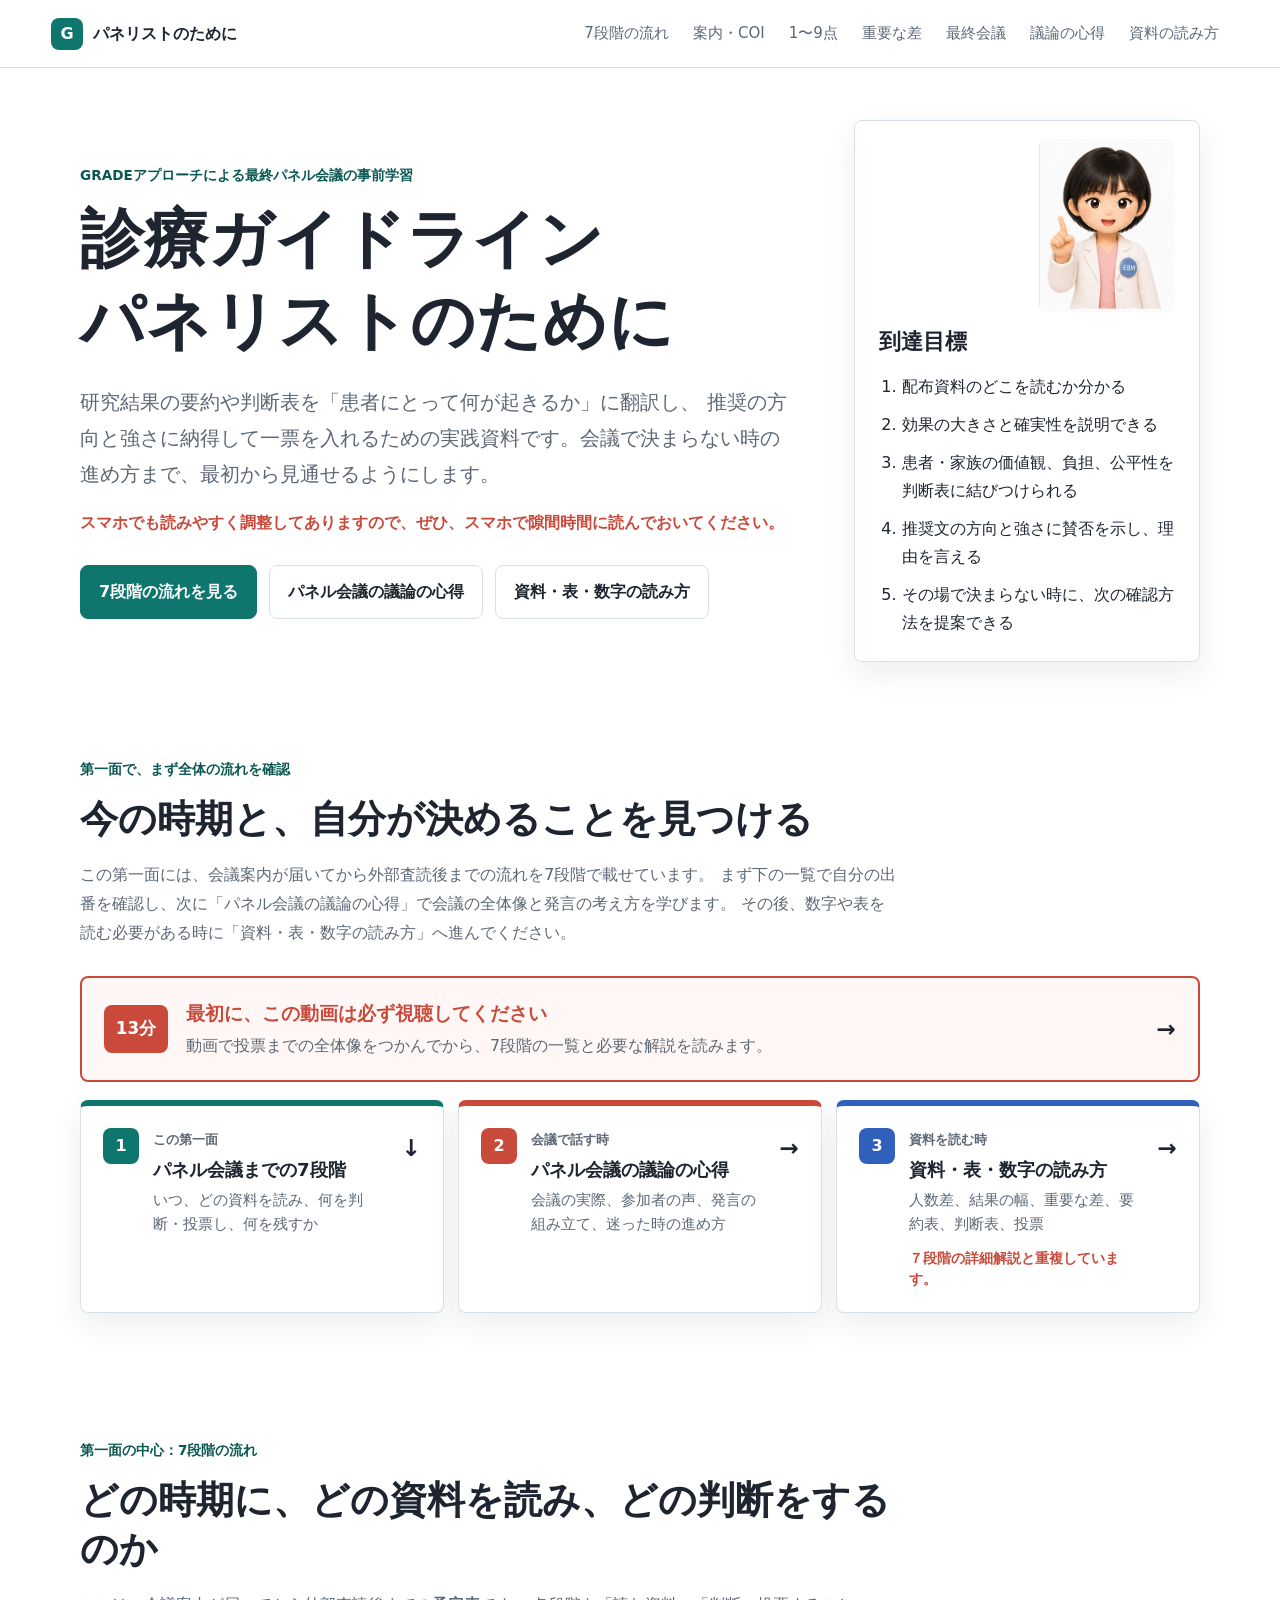
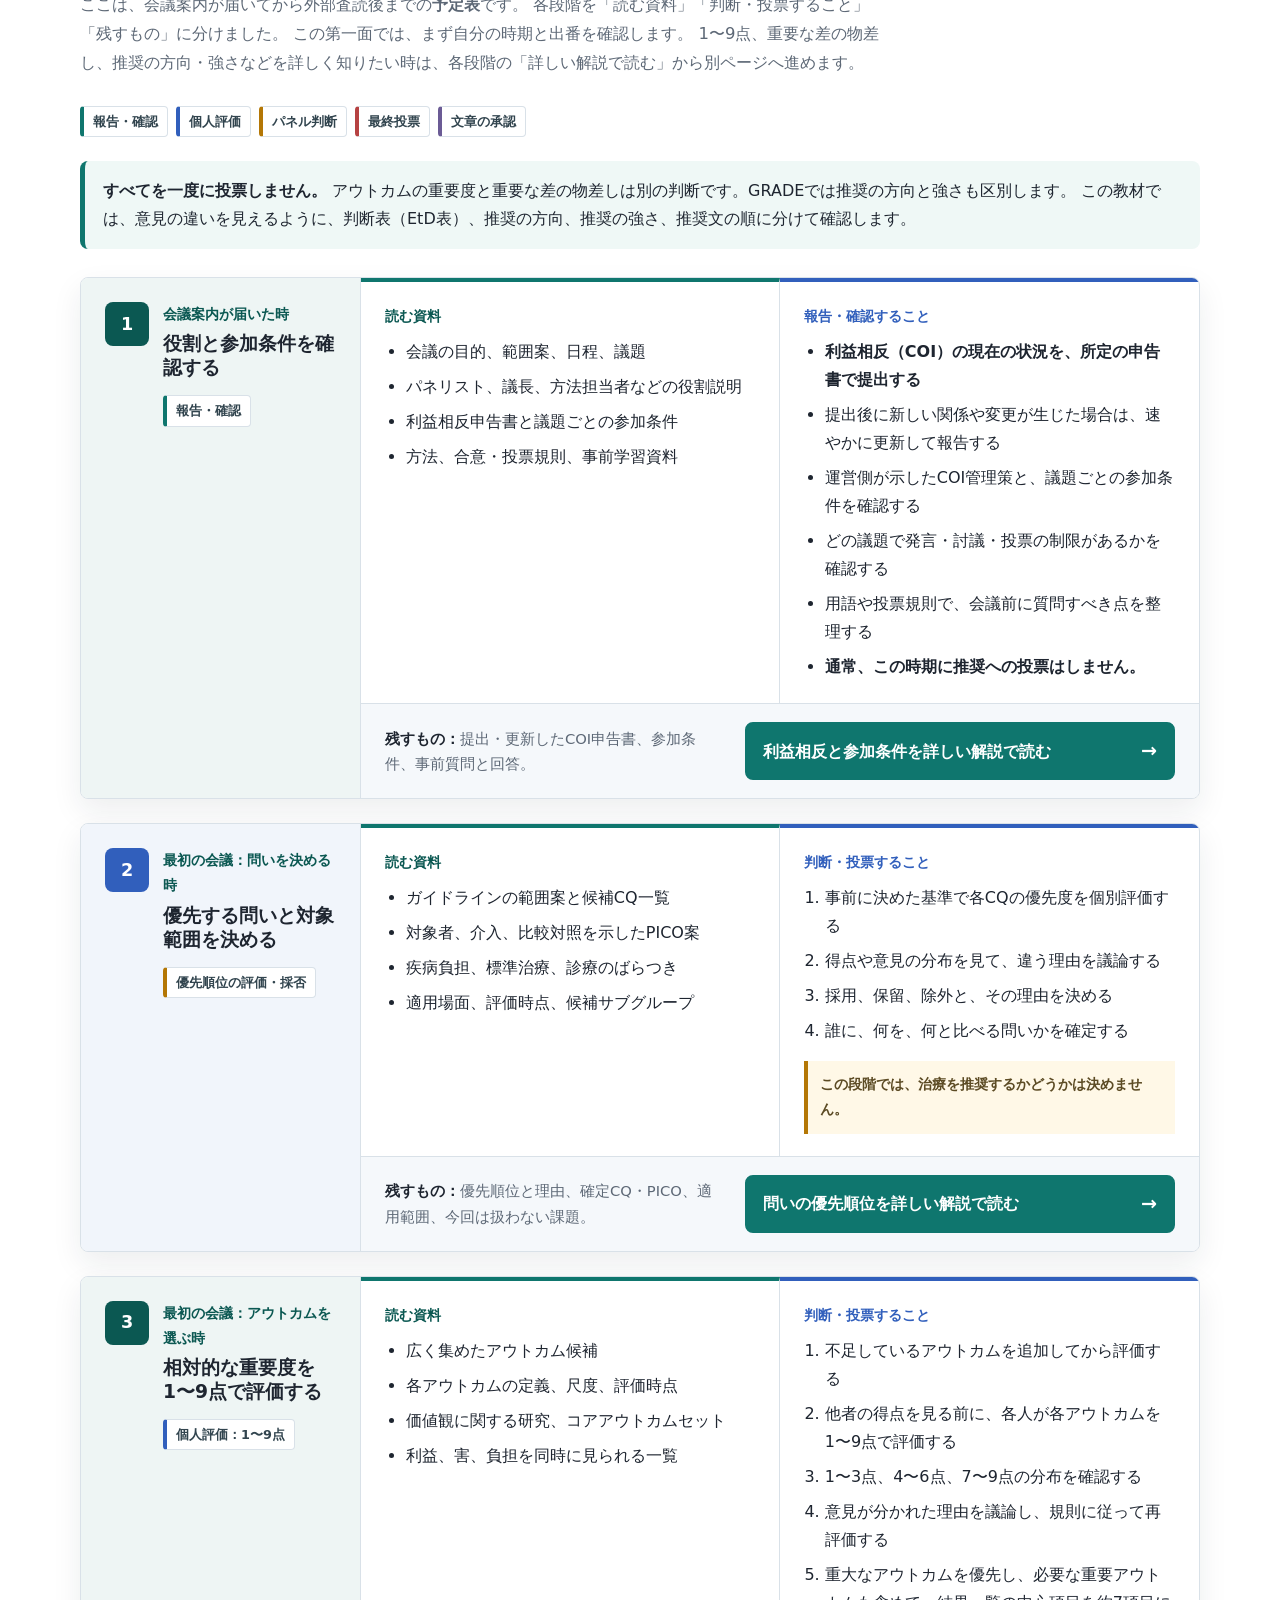
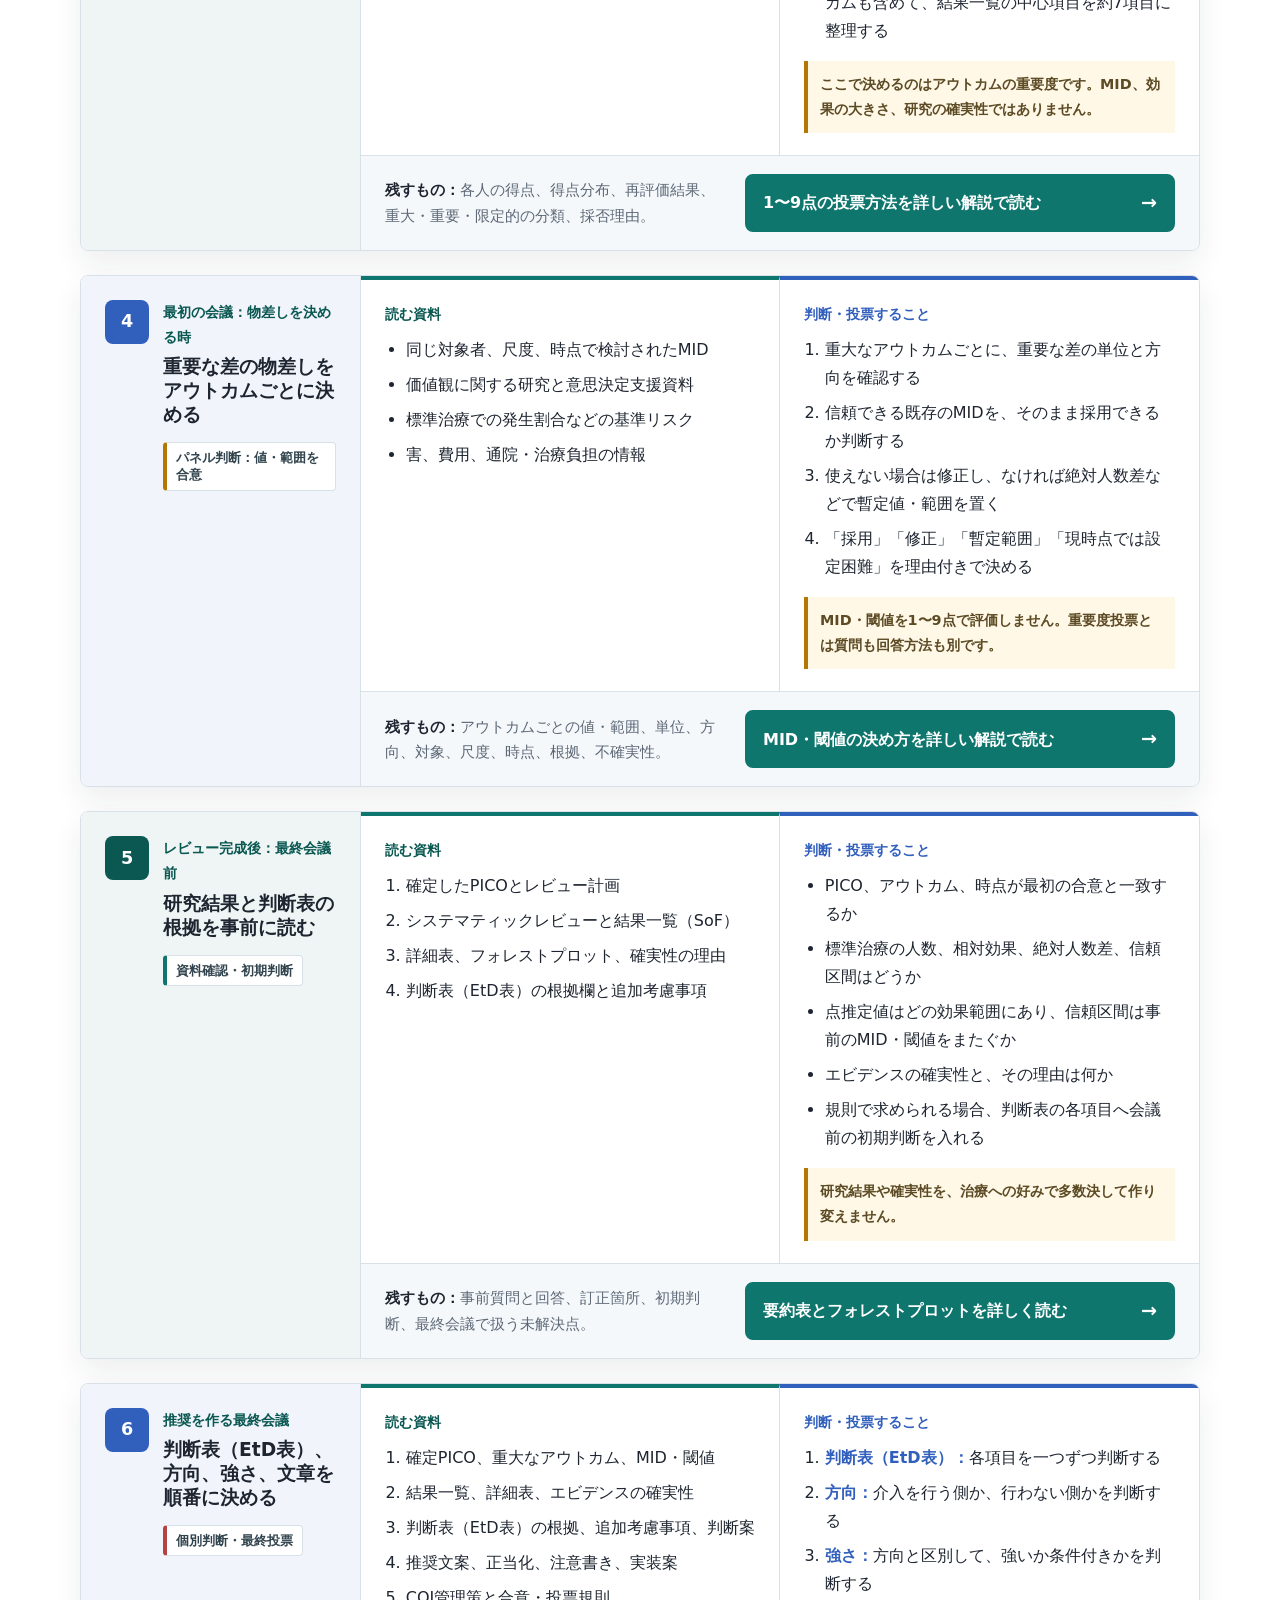
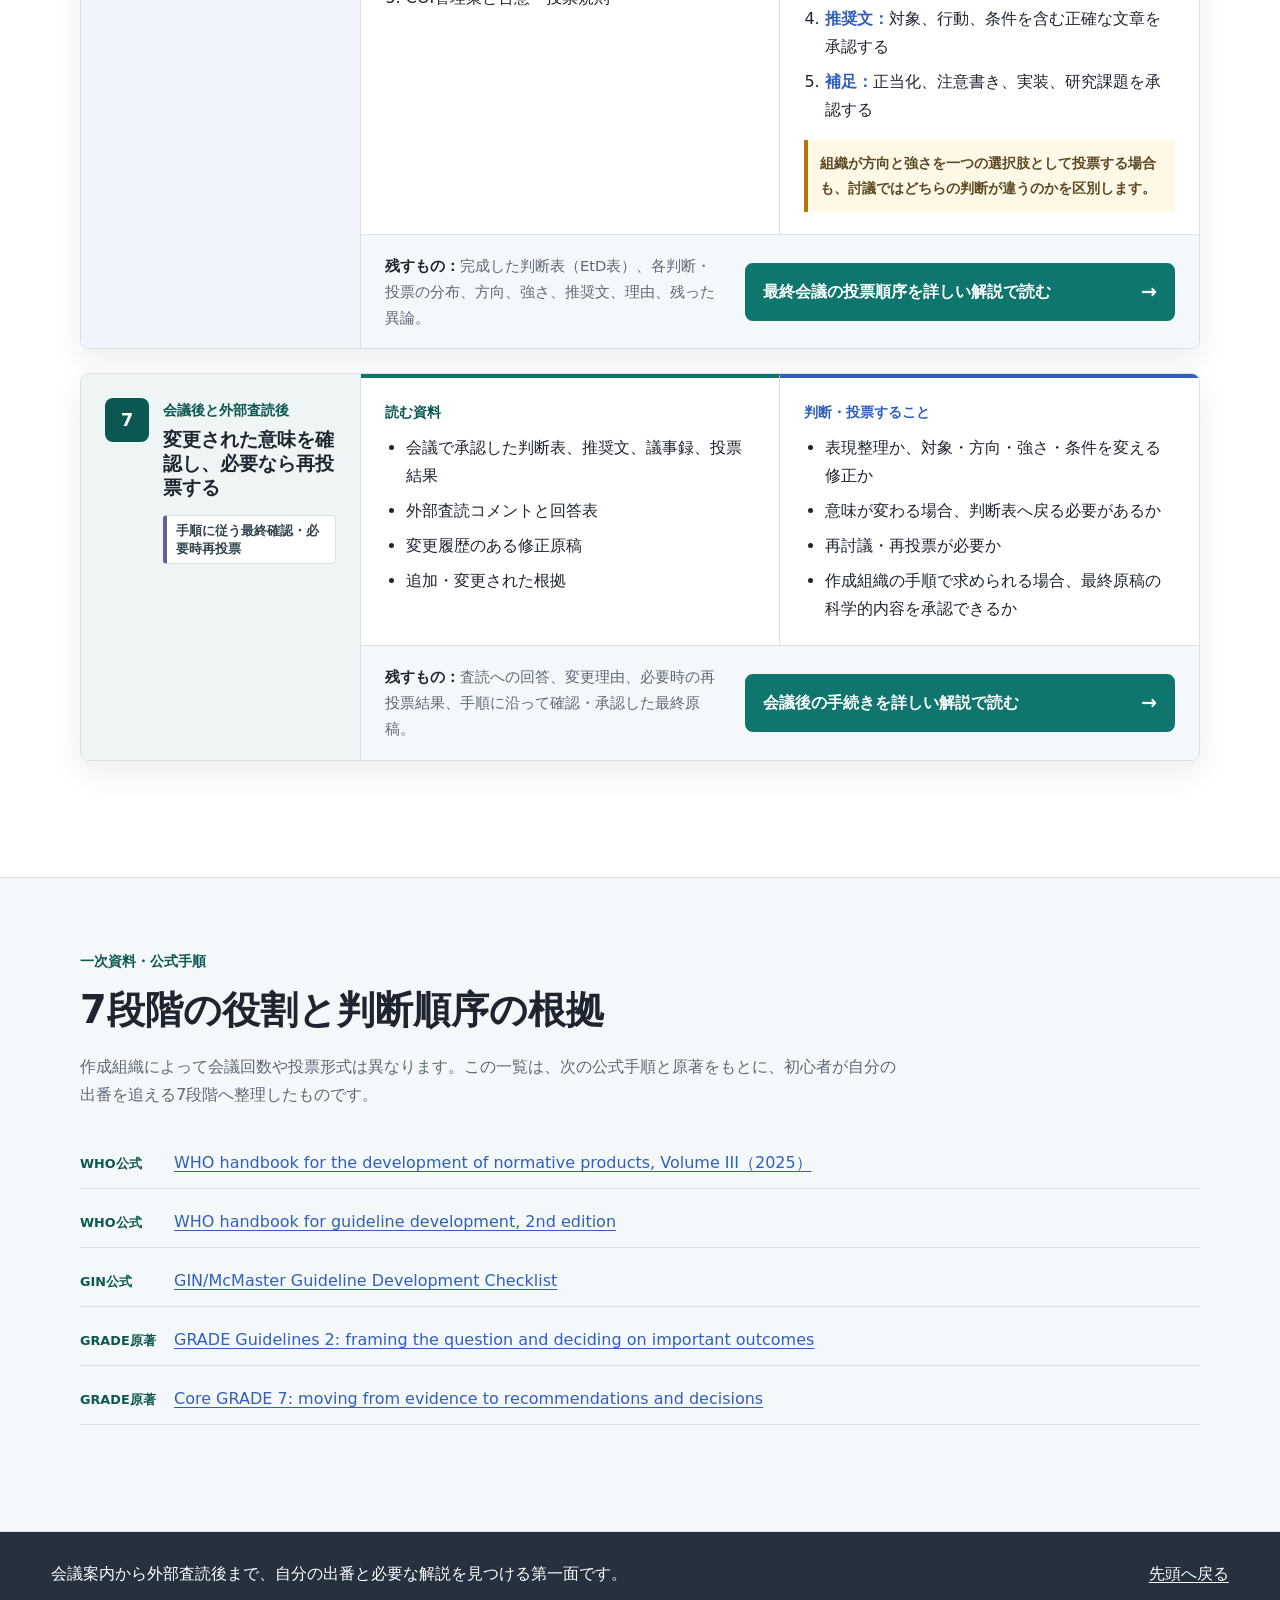
<file: panel-workflow.html>
<!doctype html>
<html lang="ja">
  <head>
    <meta charset="utf-8">
    <meta name="viewport" content="width=device-width, initial-scale=1">
    <title>診療ガイドラインパネリストのために</title>
    <meta name="description" content="診療ガイドラインのパネリストが、会議案内から外部査読後まで、いつ、どの資料を読み、何を判断・投票するかを7段階で確認する事前学習教材。">
    <link rel="canonical" href="https://mxe050.github.io/slidework/">
    <link rel="stylesheet" href="assets/styles.css">
  </head>
  <body class="workflow-home-page">
    <header class="topbar" data-topbar>
      <a class="brand" href="index.html#top" aria-label="第一面へ戻る">
        <span class="brand-mark" aria-hidden="true">G</span>
        <span>パネリストのために</span>
      </a>
      <nav class="topnav" aria-label="第一面の目次">
        <a href="#action-map">7段階の流れ</a>
        <a href="#stage-invitation">案内・COI</a>
        <a href="#stage-outcomes">1〜9点</a>
        <a href="#stage-threshold">重要な差</a>
        <a href="#stage-recommendation">最終会議</a>
        <a href="panel-discussion-guide.html">議論の心得</a>
        <a href="evidence-reading.html">資料の読み方</a>
      </nav>
    </header>

    <main id="top">
      <section class="hero section workflow-home-hero">
        <div class="hero-copy">
          <p class="eyebrow">GRADEアプローチによる最終パネル会議の事前学習</p>
          <h1>
            <span class="phrase">診療ガイドライン</span><span class="phrase">パネリストのために</span>
          </h1>
          <p class="lead">
            研究結果の要約や判断表を「患者にとって何が起きるか」に翻訳し、
            推奨の方向と強さに納得して一票を入れるための実践資料です。会議で決まらない時の進め方まで、最初から見通せるようにします。
          </p>
          <p class="mobile-reading-note">
            スマホでも読みやすく調整してありますので、ぜひ、スマホで隙間時間に読んでおいてください。
          </p>
          <div class="hero-actions home-hero-actions" aria-label="必要なページを選ぶ">
            <a class="button primary" href="#action-map">7段階の流れを見る</a>
            <a class="button secondary" href="panel-discussion-guide.html">パネル会議の議論の心得</a>
            <a class="button secondary" href="evidence-reading.html">資料・表・数字の読み方</a>
          </div>
        </div>
        <aside class="hero-tool" aria-label="この教材の到達目標">
          <img class="mentor-avatar" src="assets/mentor/mentor-wave.jpg" alt="白衣を着た案内役のキャラクター">
          <h2>到達目標</h2>
          <ol class="goal-list">
            <li>配布資料のどこを読むか分かる</li>
            <li>効果の大きさと確実性を説明できる</li>
            <li>患者・家族の価値観、負担、公平性を判断表に結びつけられる</li>
            <li>推奨文の方向と強さに賛否を示し、理由を言える</li>
            <li>その場で決まらない時に、次の確認方法を提案できる</li>
          </ol>
        </aside>
      </section>

      <section id="choose-guide" class="section home-guide-section">
        <div class="section-head">
          <p class="eyebrow">第一面で、まず全体の流れを確認</p>
          <h2>今の時期と、自分が決めることを見つける</h2>
          <p>
            この第一面には、会議案内が届いてから外部査読後までの流れを7段階で載せています。
            まず下の一覧で自分の出番を確認し、次に「パネル会議の議論の心得」で会議の全体像と発言の考え方を学びます。
            その後、数字や表を読む必要がある時に「資料・表・数字の読み方」へ進んでください。
          </p>
        </div>
        <a class="home-video-prompt" href="https://www.youtube.com/watch?v=7UJZLG49ba8&t=1s">
          <span class="home-video-time">13分</span>
          <span class="home-video-copy">
            <strong>最初に、この動画は必ず視聴してください</strong>
            <span>動画で投票までの全体像をつかんでから、7段階の一覧と必要な解説を読みます。</span>
          </span>
          <span class="home-link-arrow" aria-hidden="true">→</span>
        </a>
        <nav class="home-guide-grid" aria-label="学習ページを選ぶ">
          <a class="home-guide-card is-flow" href="#action-map">
            <span class="home-guide-number">1</span>
            <span>
              <small>この第一面</small>
              <strong>パネル会議までの7段階</strong>
              <em>いつ、どの資料を読み、何を判断・投票し、何を残すか</em>
            </span>
            <span class="home-link-arrow" aria-hidden="true">↓</span>
          </a>
          <a class="home-guide-card is-discussion" href="panel-discussion-guide.html">
            <span class="home-guide-number">2</span>
            <span>
              <small>会議で話す時</small>
              <strong>パネル会議の議論の心得</strong>
              <em>会議の実際、参加者の声、発言の組み立て、迷った時の進め方</em>
            </span>
            <span class="home-link-arrow" aria-hidden="true">→</span>
          </a>
          <a class="home-guide-card is-reading" href="evidence-reading.html">
            <span class="home-guide-number">3</span>
            <span>
              <small>資料を読む時</small>
              <strong>資料・表・数字の読み方</strong>
              <em>人数差、結果の幅、重要な差、要約表、判断表、投票</em>
              <span class="home-guide-overlap">７段階の詳細解説と重複しています。</span>
            </span>
            <span class="home-link-arrow" aria-hidden="true">→</span>
          </a>
        </nav>
      </section>

      <section id="action-map" class="section">
        <div class="section-head">
          <p class="eyebrow">第一面の中心：7段階の流れ</p>
          <h2>どの時期に、どの資料を読み、どの判断をするのか</h2>
          <p>
            ここは、会議案内が届いてから外部査読後までの<strong>予定表</strong>です。
            各段階を「読む資料」「判断・投票すること」「残すもの」に分けました。
            この第一面では、まず自分の時期と出番を確認します。
            1〜9点、重要な差の物差し、推奨の方向・強さなどを詳しく知りたい時は、各段階の「詳しい解説で読む」から別ページへ進めます。
          </p>
        </div>

        <div class="action-map-key" aria-label="判断と投票の種類">
          <span class="action-key-item is-check">報告・確認</span>
          <span class="action-key-item is-rating">個人評価</span>
          <span class="action-key-item is-panel">パネル判断</span>
          <span class="action-key-item is-vote">最終投票</span>
          <span class="action-key-item is-approval">文章の承認</span>
        </div>

        <div class="callout action-map-intro">
          <strong>すべてを一度に投票しません。</strong>
          アウトカムの重要度と重要な差の物差しは別の判断です。GRADEでは推奨の方向と強さも区別します。
          この教材では、意見の違いを見えるように、判断表（EtD表）、推奨の方向、推奨の強さ、推奨文の順に分けて確認します。
        </div>

        <div class="action-map">
          <article id="stage-invitation" class="action-stage">
            <header class="action-stage-head">
              <span class="action-step" aria-hidden="true">1</span>
              <div>
                <p class="audience-label">会議案内が届いた時</p>
                <h3>役割と参加条件を確認する</h3>
                <span class="action-vote-kind is-check">報告・確認</span>
              </div>
            </header>
            <div class="action-stage-body">
              <div class="action-core">
                <section class="action-read">
                  <p class="action-label">読む資料</p>
                  <ul>
                    <li>会議の目的、範囲案、日程、議題</li>
                    <li>パネリスト、議長、方法担当者などの役割説明</li>
                    <li>利益相反申告書と議題ごとの参加条件</li>
                    <li>方法、合意・投票規則、事前学習資料</li>
                  </ul>
                </section>
                <section class="action-judge">
                  <p class="action-label">報告・確認すること</p>
                  <ul>
                    <li><strong>利益相反（COI）の現在の状況を、所定の申告書で提出する</strong></li>
                    <li>提出後に新しい関係や変更が生じた場合は、速やかに更新して報告する</li>
                    <li>運営側が示したCOI管理策と、議題ごとの参加条件を確認する</li>
                    <li>どの議題で発言・討議・投票の制限があるかを確認する</li>
                    <li>用語や投票規則で、会議前に質問すべき点を整理する</li>
                    <li><strong>通常、この時期に推奨への投票はしません。</strong></li>
                  </ul>
                </section>
              </div>
              <div class="action-stage-footer">
                <p><strong>残すもの：</strong>提出・更新したCOI申告書、参加条件、事前質問と回答。</p>
                <a class="action-detail-link" href="panel-workflow-details.html#coi">利益相反と参加条件を詳しい解説で読む</a>
              </div>
            </div>
          </article>

          <article id="stage-question" class="action-stage">
            <header class="action-stage-head">
              <span class="action-step" aria-hidden="true">2</span>
              <div>
                <p class="audience-label">最初の会議：問いを決める時</p>
                <h3>優先する問いと対象範囲を決める</h3>
                <span class="action-vote-kind is-panel">優先順位の評価・採否</span>
              </div>
            </header>
            <div class="action-stage-body">
              <div class="action-core">
                <section class="action-read">
                  <p class="action-label">読む資料</p>
                  <ul>
                    <li>ガイドラインの範囲案と候補CQ一覧</li>
                    <li>対象者、介入、比較対照を示したPICO案</li>
                    <li>疾病負担、標準治療、診療のばらつき</li>
                    <li>適用場面、評価時点、候補サブグループ</li>
                  </ul>
                </section>
                <section class="action-judge">
                  <p class="action-label">判断・投票すること</p>
                  <ol>
                    <li>事前に決めた基準で各CQの優先度を個別評価する</li>
                    <li>得点や意見の分布を見て、違う理由を議論する</li>
                    <li>採用、保留、除外と、その理由を決める</li>
                    <li>誰に、何を、何と比べる問いかを確定する</li>
                  </ol>
                  <p class="action-not-this">この段階では、治療を推奨するかどうかは決めません。</p>
                </section>
              </div>
              <div class="action-stage-footer">
                <p><strong>残すもの：</strong>優先順位と理由、確定CQ・PICO、適用範囲、今回は扱わない課題。</p>
                <a class="action-detail-link" href="panel-workflow-details.html#before-sr">問いの優先順位を詳しい解説で読む</a>
              </div>
            </div>
          </article>

          <article id="stage-outcomes" class="action-stage">
            <header class="action-stage-head">
              <span class="action-step" aria-hidden="true">3</span>
              <div>
                <p class="audience-label">最初の会議：アウトカムを選ぶ時</p>
                <h3>相対的な重要度を1〜9点で評価する</h3>
                <span class="action-vote-kind is-rating">個人評価：1〜9点</span>
              </div>
            </header>
            <div class="action-stage-body">
              <div class="action-core">
                <section class="action-read">
                  <p class="action-label">読む資料</p>
                  <ul>
                    <li>広く集めたアウトカム候補</li>
                    <li>各アウトカムの定義、尺度、評価時点</li>
                    <li>価値観に関する研究、コアアウトカムセット</li>
                    <li>利益、害、負担を同時に見られる一覧</li>
                  </ul>
                </section>
                <section class="action-judge">
                  <p class="action-label">判断・投票すること</p>
                  <ol>
                    <li>不足しているアウトカムを追加してから評価する</li>
                    <li>他者の得点を見る前に、各人が各アウトカムを1〜9点で評価する</li>
                    <li>1〜3点、4〜6点、7〜9点の分布を確認する</li>
                    <li>意見が分かれた理由を議論し、規則に従って再評価する</li>
                    <li>重大なアウトカムを優先し、必要な重要アウトカムも含めて、結果一覧の中心項目を約7項目に整理する</li>
                  </ol>
                  <p class="action-not-this">ここで決めるのはアウトカムの重要度です。MID、効果の大きさ、研究の確実性ではありません。</p>
                </section>
              </div>
              <div class="action-stage-footer">
                <p><strong>残すもの：</strong>各人の得点、得点分布、再評価結果、重大・重要・限定的の分類、採否理由。</p>
                <a class="action-detail-link" href="panel-workflow-details.html#vote-importance">1〜9点の投票方法を詳しい解説で読む</a>
              </div>
            </div>
          </article>

          <article id="stage-threshold" class="action-stage">
            <header class="action-stage-head">
              <span class="action-step" aria-hidden="true">4</span>
              <div>
                <p class="audience-label">最初の会議：物差しを決める時</p>
                <h3>重要な差の物差しをアウトカムごとに決める</h3>
                <span class="action-vote-kind is-panel">パネル判断：値・範囲を合意</span>
              </div>
            </header>
            <div class="action-stage-body">
              <div class="action-core">
                <section class="action-read">
                  <p class="action-label">読む資料</p>
                  <ul>
                    <li>同じ対象者、尺度、時点で検討されたMID</li>
                    <li>価値観に関する研究と意思決定支援資料</li>
                    <li>標準治療での発生割合などの基準リスク</li>
                    <li>害、費用、通院・治療負担の情報</li>
                  </ul>
                </section>
                <section class="action-judge">
                  <p class="action-label">判断・投票すること</p>
                  <ol>
                    <li>重大なアウトカムごとに、重要な差の単位と方向を確認する</li>
                    <li>信頼できる既存のMIDを、そのまま採用できるか判断する</li>
                    <li>使えない場合は修正し、なければ絶対人数差などで暫定値・範囲を置く</li>
                    <li>「採用」「修正」「暫定範囲」「現時点では設定困難」を理由付きで決める</li>
                  </ol>
                  <p class="action-not-this">MID・閾値を1〜9点で評価しません。重要度投票とは質問も回答方法も別です。</p>
                </section>
              </div>
              <div class="action-stage-footer">
                <p><strong>残すもの：</strong>アウトカムごとの値・範囲、単位、方向、対象、尺度、時点、根拠、不確実性。</p>
                <a class="action-detail-link" href="panel-workflow-details.html#vote-threshold">MID・閾値の決め方を詳しい解説で読む</a>
              </div>
            </div>
          </article>

          <article id="stage-review" class="action-stage">
            <header class="action-stage-head">
              <span class="action-step" aria-hidden="true">5</span>
              <div>
                <p class="audience-label">レビュー完成後：最終会議前</p>
                <h3>研究結果と判断表の根拠を事前に読む</h3>
                <span class="action-vote-kind is-check">資料確認・初期判断</span>
              </div>
            </header>
            <div class="action-stage-body">
              <div class="action-core">
                <section class="action-read">
                  <p class="action-label">読む資料</p>
                  <ol>
                    <li>確定したPICOとレビュー計画</li>
                    <li>システマティックレビューと結果一覧（SoF）</li>
                    <li>詳細表、フォレストプロット、確実性の理由</li>
                    <li>判断表（EtD表）の根拠欄と追加考慮事項</li>
                  </ol>
                </section>
                <section class="action-judge">
                  <p class="action-label">判断・投票すること</p>
                  <ul>
                    <li>PICO、アウトカム、時点が最初の合意と一致するか</li>
                    <li>標準治療の人数、相対効果、絶対人数差、信頼区間はどうか</li>
                    <li>点推定値はどの効果範囲にあり、信頼区間は事前のMID・閾値をまたぐか</li>
                    <li>エビデンスの確実性と、その理由は何か</li>
                    <li>規則で求められる場合、判断表の各項目へ会議前の初期判断を入れる</li>
                  </ul>
                  <p class="action-not-this">研究結果や確実性を、治療への好みで多数決して作り変えません。</p>
                </section>
              </div>
              <div class="action-stage-footer">
                <p><strong>残すもの：</strong>事前質問と回答、訂正箇所、初期判断、最終会議で扱う未解決点。</p>
                <a class="action-detail-link" href="panel-workflow-details.html#review">要約表とフォレストプロットを詳しく読む</a>
              </div>
            </div>
          </article>

          <article id="stage-recommendation" class="action-stage">
            <header class="action-stage-head">
              <span class="action-step" aria-hidden="true">6</span>
              <div>
                <p class="audience-label">推奨を作る最終会議</p>
                <h3>判断表（EtD表）、方向、強さ、文章を順番に決める</h3>
                <span class="action-vote-kind is-vote">個別判断・最終投票</span>
              </div>
            </header>
            <div class="action-stage-body">
              <div class="action-core">
                <section class="action-read">
                  <p class="action-label">読む資料</p>
                  <ol>
                    <li>確定PICO、重大なアウトカム、MID・閾値</li>
                    <li>結果一覧、詳細表、エビデンスの確実性</li>
                    <li>判断表（EtD表）の根拠、追加考慮事項、判断案</li>
                    <li>推奨文案、正当化、注意書き、実装案</li>
                    <li>COI管理策と合意・投票規則</li>
                  </ol>
                </section>
                <section class="action-judge">
                  <p class="action-label">判断・投票すること</p>
                  <ol class="separate-ballots">
                    <li><strong>判断表（EtD表）：</strong>各項目を一つずつ判断する</li>
                    <li><strong>方向：</strong>介入を行う側か、行わない側かを判断する</li>
                    <li><strong>強さ：</strong>方向と区別して、強いか条件付きかを判断する</li>
                    <li><strong>推奨文：</strong>対象、行動、条件を含む正確な文章を承認する</li>
                    <li><strong>補足：</strong>正当化、注意書き、実装、研究課題を承認する</li>
                  </ol>
                  <p class="action-not-this">組織が方向と強さを一つの選択肢として投票する場合も、討議ではどちらの判断が違うのかを区別します。</p>
                </section>
              </div>
              <div class="action-stage-footer">
                <p><strong>残すもの：</strong>完成した判断表（EtD表）、各判断・投票の分布、方向、強さ、推奨文、理由、残った異論。</p>
                <a class="action-detail-link" href="panel-workflow-details.html#vote-etd">最終会議の投票順序を詳しい解説で読む</a>
              </div>
            </div>
          </article>

          <article id="stage-review-after" class="action-stage">
            <header class="action-stage-head">
              <span class="action-step" aria-hidden="true">7</span>
              <div>
                <p class="audience-label">会議後と外部査読後</p>
                <h3>変更された意味を確認し、必要なら再投票する</h3>
                <span class="action-vote-kind is-approval">手順に従う最終確認・必要時再投票</span>
              </div>
            </header>
            <div class="action-stage-body">
              <div class="action-core">
                <section class="action-read">
                  <p class="action-label">読む資料</p>
                  <ul>
                    <li>会議で承認した判断表、推奨文、議事録、投票結果</li>
                    <li>外部査読コメントと回答表</li>
                    <li>変更履歴のある修正原稿</li>
                    <li>追加・変更された根拠</li>
                  </ul>
                </section>
                <section class="action-judge">
                  <p class="action-label">判断・投票すること</p>
                  <ul>
                    <li>表現整理か、対象・方向・強さ・条件を変える修正か</li>
                    <li>意味が変わる場合、判断表へ戻る必要があるか</li>
                    <li>再討議・再投票が必要か</li>
                    <li>作成組織の手順で求められる場合、最終原稿の科学的内容を承認できるか</li>
                  </ul>
                </section>
              </div>
              <div class="action-stage-footer">
                <p><strong>残すもの：</strong>査読への回答、変更理由、必要時の再投票結果、手順に沿って確認・承認した最終原稿。</p>
                <a class="action-detail-link" href="panel-workflow-details.html#after-review">会議後の手続きを詳しい解説で読む</a>
              </div>
            </div>
          </article>
        </div>
      </section>

      <section id="workflow-sources" class="section band sources">
        <div class="section-head">
          <p class="eyebrow">一次資料・公式手順</p>
          <h2>7段階の役割と判断順序の根拠</h2>
          <p>作成組織によって会議回数や投票形式は異なります。この一覧は、次の公式手順と原著をもとに、初心者が自分の出番を追える7段階へ整理したものです。</p>
        </div>
        <ul class="source-list source-list-tagged">
          <li><span class="source-kind">WHO公式</span><a href="https://www.who.int/publications/b/79605">WHO handbook for the development of normative products, Volume III（2025）</a></li>
          <li><span class="source-kind">WHO公式</span><a href="https://www.who.int/publications/i/item/9789241548960">WHO handbook for guideline development, 2nd edition</a></li>
          <li><span class="source-kind">GIN公式</span><a href="https://g-i-n.net/get-involved/resources">GIN/McMaster Guideline Development Checklist</a></li>
          <li><span class="source-kind">GRADE原著</span><a href="https://doi.org/10.1016/j.jclinepi.2010.09.012">GRADE Guidelines 2: framing the question and deciding on important outcomes</a></li>
          <li><span class="source-kind">GRADE原著</span><a href="https://www.bmj.com/content/389/bmj-2024-083867">Core GRADE 7: moving from evidence to recommendations and decisions</a></li>
        </ul>
      </section>
    </main>

    <footer class="site-footer">
      <p>会議案内から外部査読後まで、自分の出番と必要な解説を見つける第一面です。</p>
      <a href="#top">先頭へ戻る</a>
    </footer>
    <script src="assets/app.js"></script>
  </body>
</html>
</file>
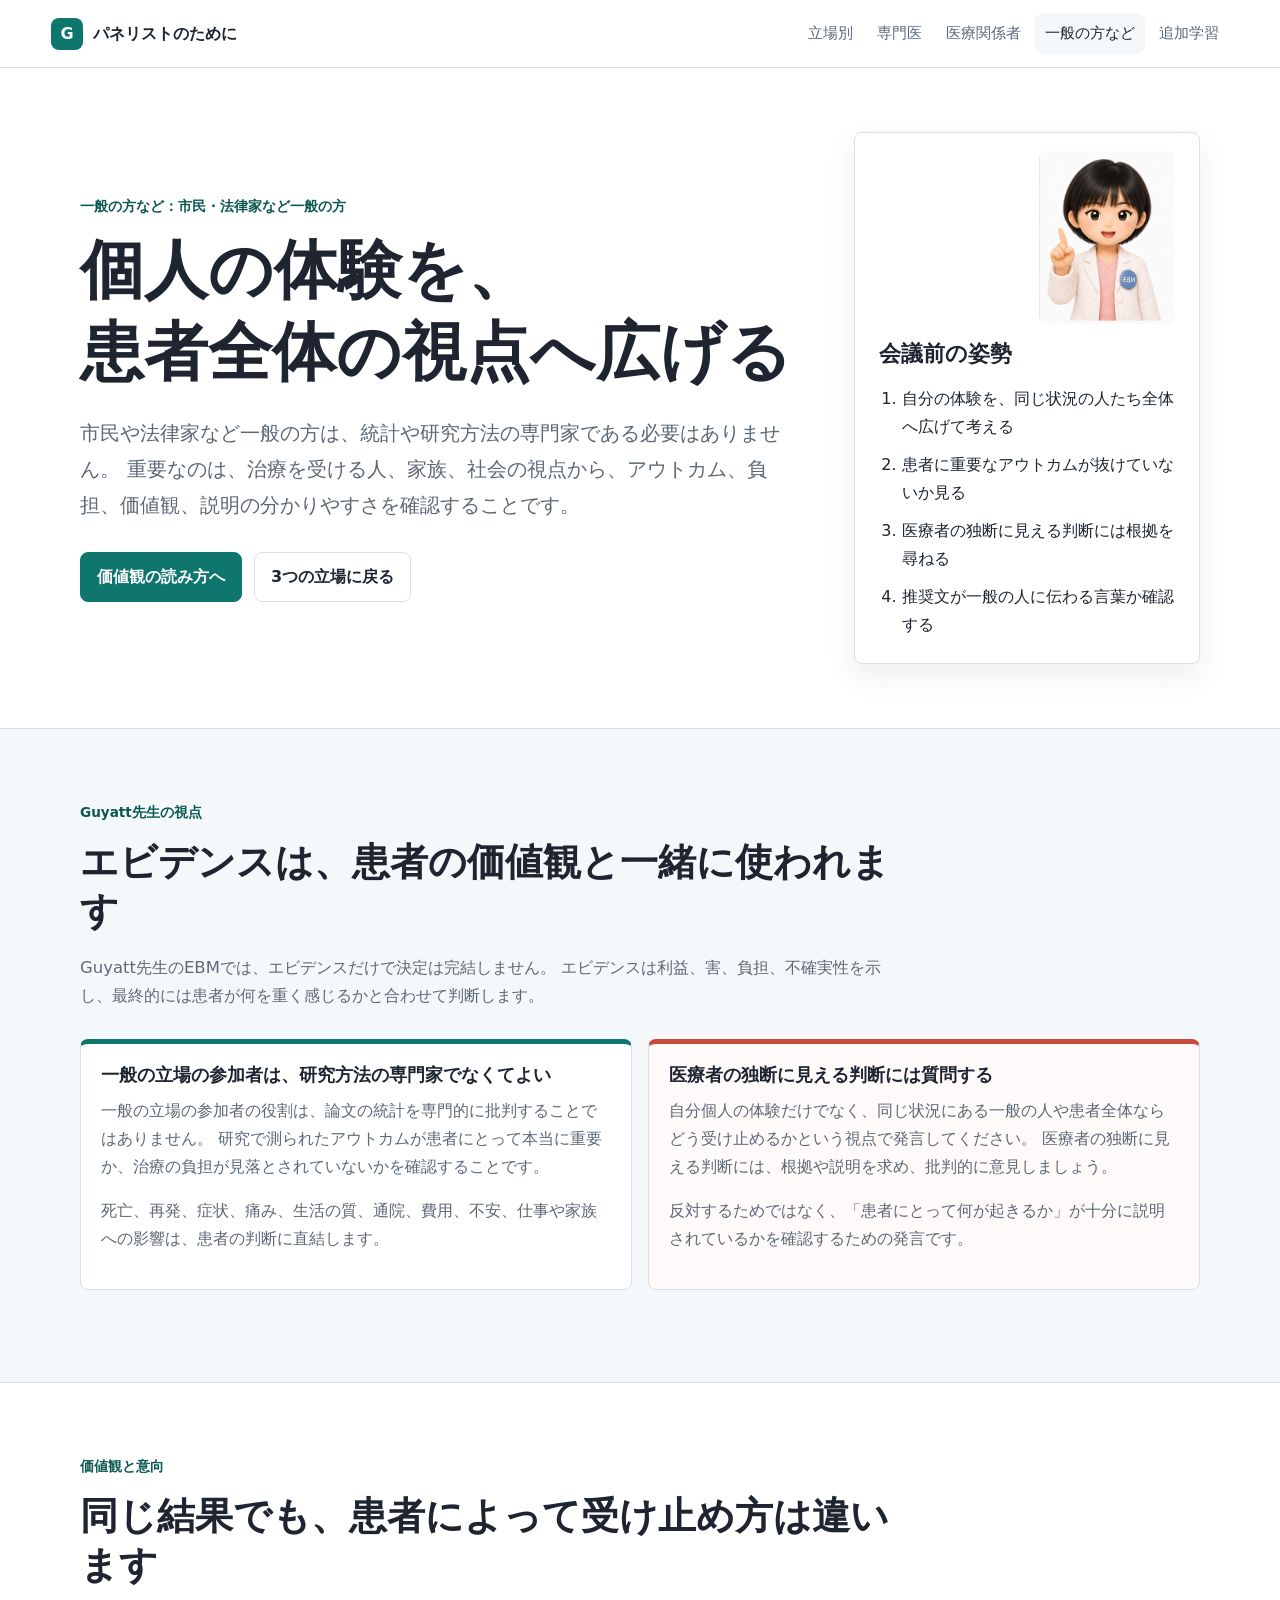
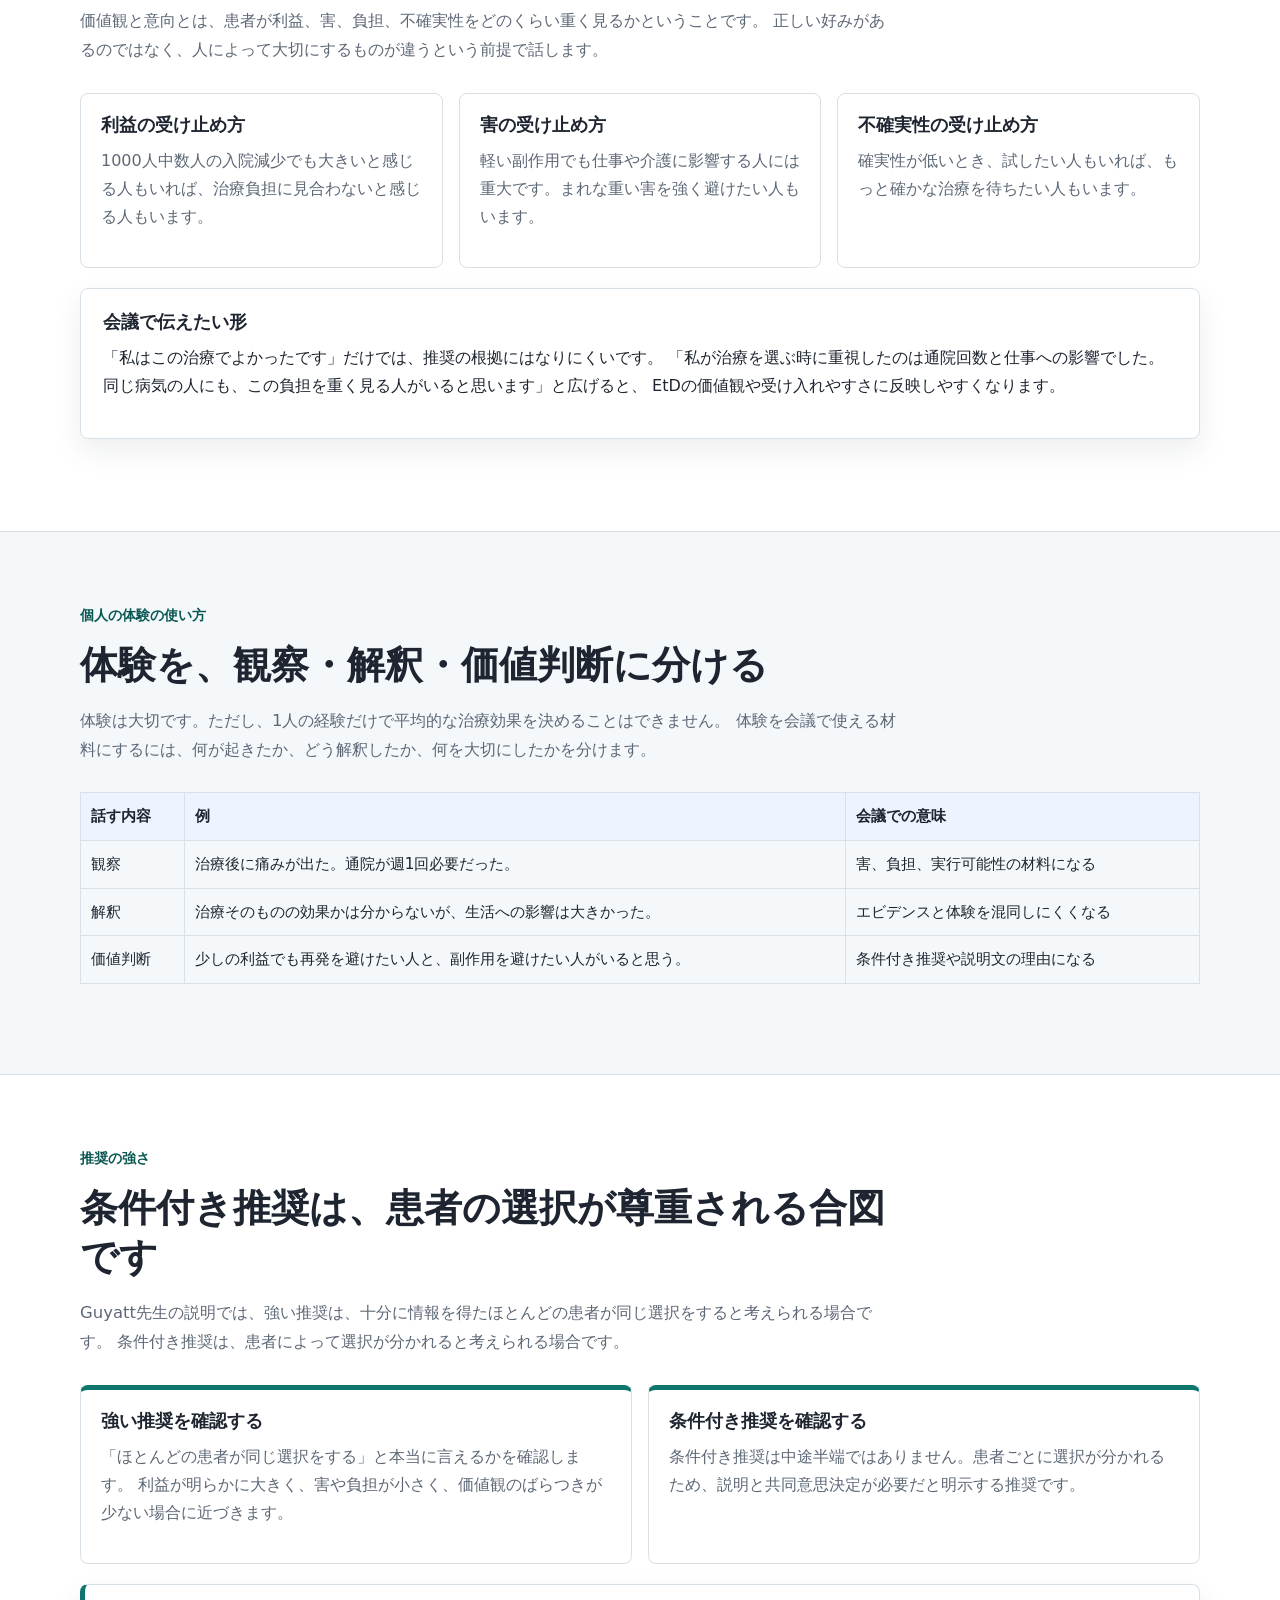
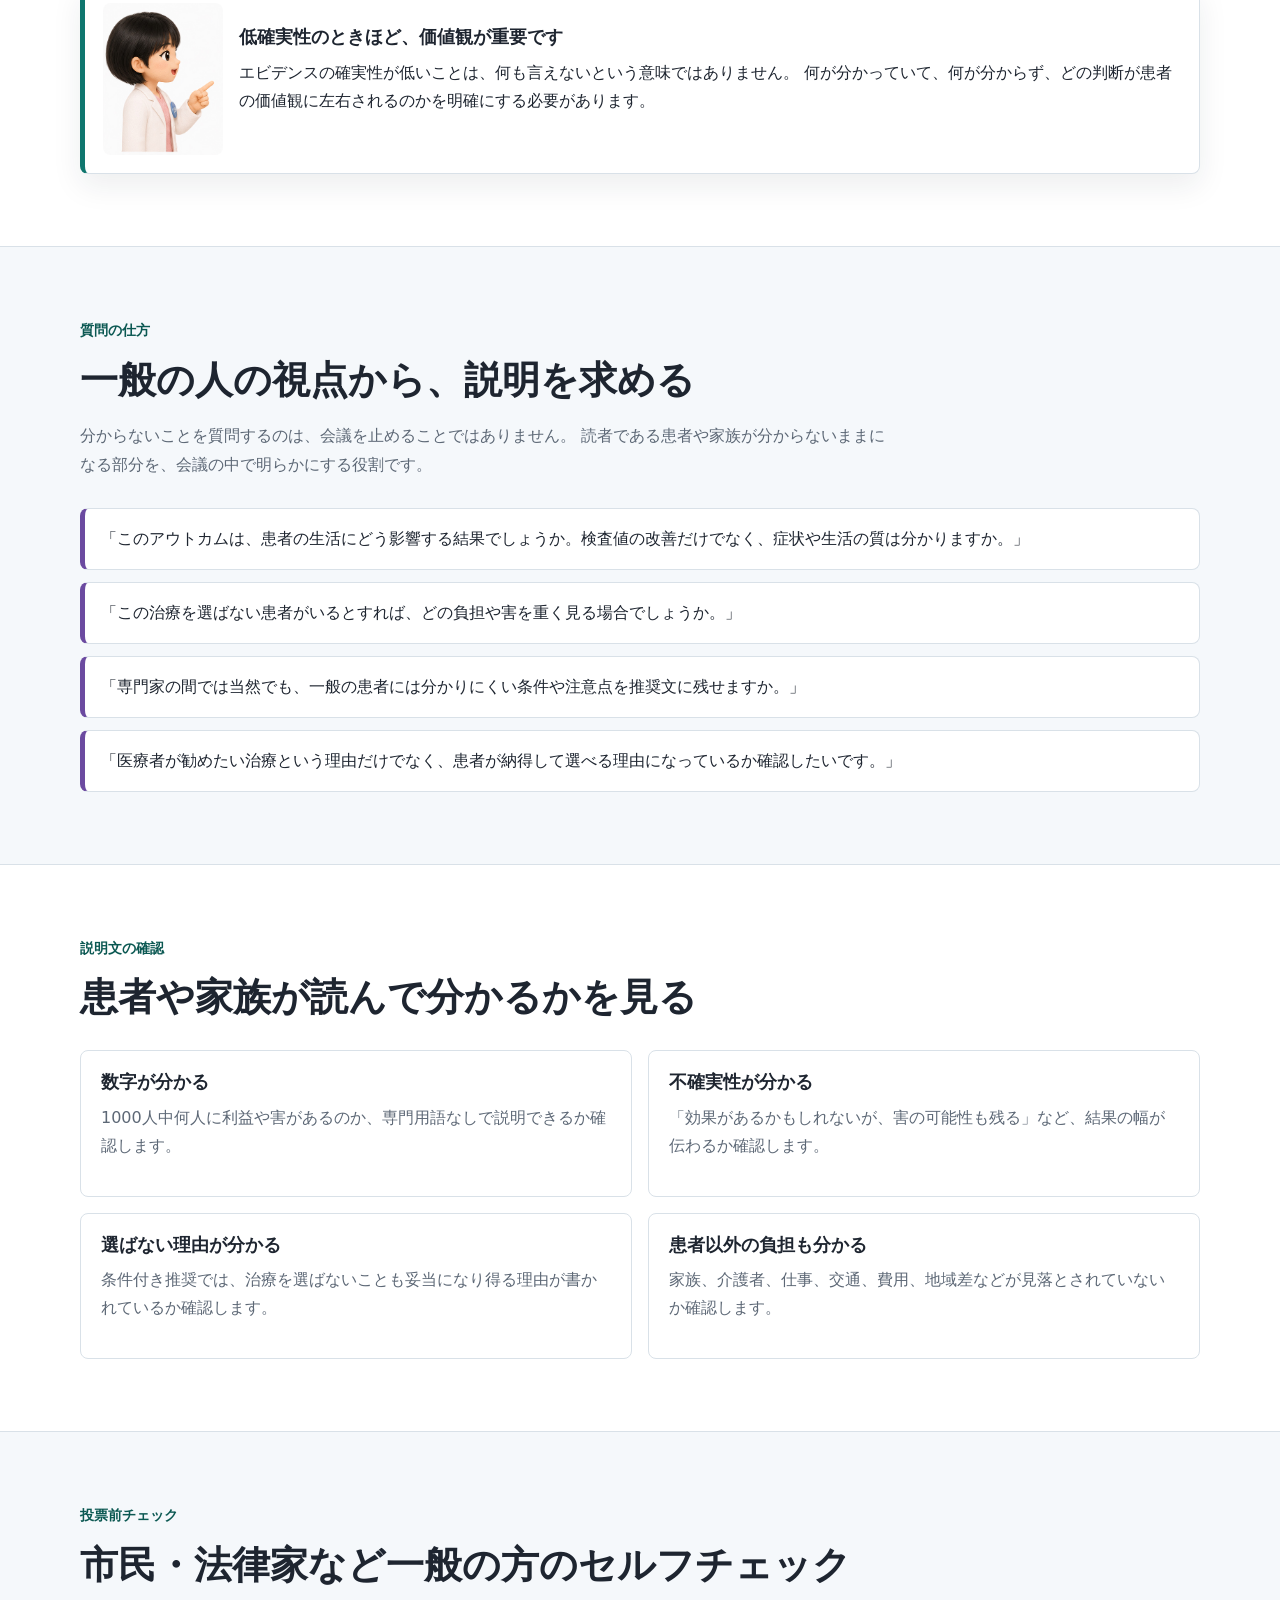
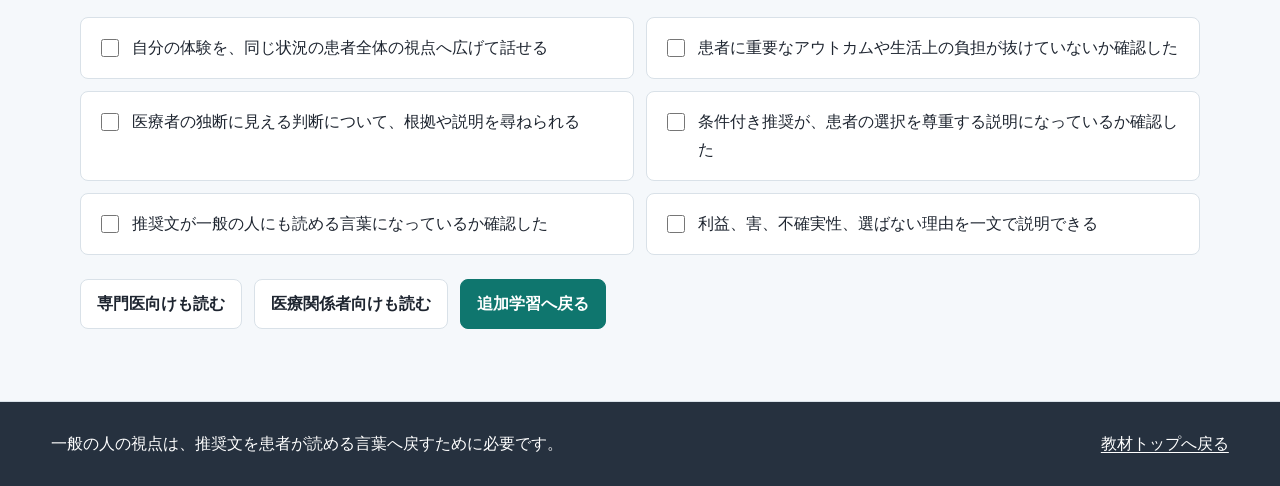
<file: public.html>
<!doctype html>
<html lang="ja">
  <head>
    <meta charset="utf-8">
    <meta name="viewport" content="width=device-width, initial-scale=1">
    <title>市民・法律家など一般の方向け：診療ガイドラインパネル会議前の読み方</title>
    <meta
      name="description"
      content="市民、法律家など一般の方が、診療ガイドラインパネル会議前に患者重要アウトカム、価値観、医療者の独断を確認するための補強ページ。"
    >
    <link rel="stylesheet" href="assets/styles.css">
  </head>
  <body>
    <header class="topbar" data-topbar>
      <a class="brand" href="index.html#top" aria-label="教材トップへ">
        <span class="brand-mark" aria-hidden="true">G</span>
        <span>パネリストのために</span>
      </a>
      <nav class="topnav" aria-label="立場別ページナビゲーション">
        <a href="evidence-reading.html#audience-paths">立場別</a>
        <a href="specialist.html">専門医</a>
        <a href="clinician.html">医療関係者</a>
        <a href="public.html" aria-current="page">一般の方など</a>
        <a href="panel-discussion-guide.html#advanced-learning">追加学習</a>
      </nav>
    </header>

    <main>
      <section class="hero section audience-hero">
        <div class="hero-copy">
          <p class="eyebrow">一般の方など：市民・法律家など一般の方</p>
          <h1>
            <span class="phrase">個人の体験を、</span><span class="phrase">患者全体の視点へ広げる</span>
          </h1>
          <p class="lead">
            市民や法律家など一般の方は、統計や研究方法の専門家である必要はありません。
            重要なのは、治療を受ける人、家族、社会の視点から、アウトカム、負担、価値観、説明の分かりやすさを確認することです。
          </p>
          <div class="page-actions">
            <a class="button primary" href="#values">価値観の読み方へ</a>
            <a class="button secondary" href="evidence-reading.html#audience-paths">3つの立場に戻る</a>
          </div>
        </div>
        <aside class="hero-tool role-tool">
          <img class="mentor-avatar" src="assets/mentor/mentor-wave.jpg" alt="手を振る案内役のイラスト">
          <h2>会議前の姿勢</h2>
          <ol class="goal-list">
            <li>自分の体験を、同じ状況の人たち全体へ広げて考える</li>
            <li>患者に重要なアウトカムが抜けていないか見る</li>
            <li>医療者の独断に見える判断には根拠を尋ねる</li>
            <li>推奨文が一般の人に伝わる言葉か確認する</li>
          </ol>
        </aside>
      </section>

      <section class="section band">
        <div class="section-head">
          <p class="eyebrow">Guyatt先生の視点</p>
          <h2>エビデンスは、患者の価値観と一緒に使われます</h2>
          <p>
            Guyatt先生のEBMでは、エビデンスだけで決定は完結しません。
            エビデンスは利益、害、負担、不確実性を示し、最終的には患者が何を重く感じるかと合わせて判断します。
          </p>
        </div>
        <div class="concept-grid">
          <article class="concept-card">
            <h3>一般の立場の参加者は、研究方法の専門家でなくてよい</h3>
            <p>
              一般の立場の参加者の役割は、論文の統計を専門的に批判することではありません。
              研究で測られたアウトカムが患者にとって本当に重要か、治療の負担が見落とされていないかを確認することです。
            </p>
            <p class="muted">
              死亡、再発、症状、痛み、生活の質、通院、費用、不安、仕事や家族への影響は、患者の判断に直結します。
            </p>
          </article>
          <article class="concept-card strong-card">
            <h3>医療者の独断に見える判断には質問する</h3>
            <p>
              自分個人の体験だけでなく、同じ状況にある一般の人や患者全体ならどう受け止めるかという視点で発言してください。
              医療者の独断に見える判断には、根拠や説明を求め、批判的に意見しましょう。
            </p>
            <p class="muted">
              反対するためではなく、「患者にとって何が起きるか」が十分に説明されているかを確認するための発言です。
            </p>
          </article>
        </div>
      </section>

      <section id="values" class="section">
        <div class="section-head">
          <p class="eyebrow">価値観と意向</p>
          <h2>同じ結果でも、患者によって受け止め方は違います</h2>
          <p>
            価値観と意向とは、患者が利益、害、負担、不確実性をどのくらい重く見るかということです。
            正しい好みがあるのではなく、人によって大切にするものが違うという前提で話します。
          </p>
        </div>
        <div class="route-grid">
          <article class="info-card">
            <h3>利益の受け止め方</h3>
            <p>1000人中数人の入院減少でも大きいと感じる人もいれば、治療負担に見合わないと感じる人もいます。</p>
          </article>
          <article class="info-card">
            <h3>害の受け止め方</h3>
            <p>軽い副作用でも仕事や介護に影響する人には重大です。まれな重い害を強く避けたい人もいます。</p>
          </article>
          <article class="info-card">
            <h3>不確実性の受け止め方</h3>
            <p>確実性が低いとき、試したい人もいれば、もっと確かな治療を待ちたい人もいます。</p>
          </article>
        </div>
        <div class="example-panel">
          <h3>会議で伝えたい形</h3>
          <p>
            「私はこの治療でよかったです」だけでは、推奨の根拠にはなりにくいです。
            「私が治療を選ぶ時に重視したのは通院回数と仕事への影響でした。同じ病気の人にも、この負担を重く見る人がいると思います」と広げると、
            EtDの価値観や受け入れやすさに反映しやすくなります。
          </p>
        </div>
      </section>

      <section class="section band">
        <div class="section-head">
          <p class="eyebrow">個人の体験の使い方</p>
          <h2>体験を、観察・解釈・価値判断に分ける</h2>
          <p>
            体験は大切です。ただし、1人の経験だけで平均的な治療効果を決めることはできません。
            体験を会議で使える材料にするには、何が起きたか、どう解釈したか、何を大切にしたかを分けます。
          </p>
        </div>
        <table class="mini-table">
          <thead>
            <tr>
              <th>話す内容</th>
              <th>例</th>
              <th>会議での意味</th>
            </tr>
          </thead>
          <tbody>
            <tr>
              <td>観察</td>
              <td>治療後に痛みが出た。通院が週1回必要だった。</td>
              <td>害、負担、実行可能性の材料になる</td>
            </tr>
            <tr>
              <td>解釈</td>
              <td>治療そのものの効果かは分からないが、生活への影響は大きかった。</td>
              <td>エビデンスと体験を混同しにくくなる</td>
            </tr>
            <tr>
              <td>価値判断</td>
              <td>少しの利益でも再発を避けたい人と、副作用を避けたい人がいると思う。</td>
              <td>条件付き推奨や説明文の理由になる</td>
            </tr>
          </tbody>
        </table>
      </section>

      <section class="section">
        <div class="section-head">
          <p class="eyebrow">推奨の強さ</p>
          <h2>条件付き推奨は、患者の選択が尊重される合図です</h2>
          <p>
            Guyatt先生の説明では、強い推奨は、十分に情報を得たほとんどの患者が同じ選択をすると考えられる場合です。
            条件付き推奨は、患者によって選択が分かれると考えられる場合です。
          </p>
        </div>
        <div class="concept-grid">
          <article class="concept-card">
            <h3>強い推奨を確認する</h3>
            <p>
              「ほとんどの患者が同じ選択をする」と本当に言えるかを確認します。
              利益が明らかに大きく、害や負担が小さく、価値観のばらつきが少ない場合に近づきます。
            </p>
          </article>
          <article class="concept-card">
            <h3>条件付き推奨を確認する</h3>
            <p>
              条件付き推奨は中途半端ではありません。患者ごとに選択が分かれるため、説明と共同意思決定が必要だと明示する推奨です。
            </p>
          </article>
        </div>
        <div class="mentor-callout">
          <img src="assets/mentor/mentor-point.jpg" alt="要点を示す案内役のイラスト">
          <div>
            <h3>低確実性のときほど、価値観が重要です</h3>
            <p>
              エビデンスの確実性が低いことは、何も言えないという意味ではありません。
              何が分かっていて、何が分からず、どの判断が患者の価値観に左右されるのかを明確にする必要があります。
            </p>
          </div>
        </div>
      </section>

      <section class="section band">
        <div class="section-head">
          <p class="eyebrow">質問の仕方</p>
          <h2>一般の人の視点から、説明を求める</h2>
          <p>
            分からないことを質問するのは、会議を止めることではありません。
            読者である患者や家族が分からないままになる部分を、会議の中で明らかにする役割です。
          </p>
        </div>
        <div class="template-list">
          <p>「このアウトカムは、患者の生活にどう影響する結果でしょうか。検査値の改善だけでなく、症状や生活の質は分かりますか。」</p>
          <p>「この治療を選ばない患者がいるとすれば、どの負担や害を重く見る場合でしょうか。」</p>
          <p>「専門家の間では当然でも、一般の患者には分かりにくい条件や注意点を推奨文に残せますか。」</p>
          <p>「医療者が勧めたい治療という理由だけでなく、患者が納得して選べる理由になっているか確認したいです。」</p>
        </div>
      </section>

      <section class="section">
        <div class="section-head">
          <p class="eyebrow">説明文の確認</p>
          <h2>患者や家族が読んで分かるかを見る</h2>
        </div>
        <div class="lesson-grid">
          <article class="lesson">
            <h3>数字が分かる</h3>
            <p>1000人中何人に利益や害があるのか、専門用語なしで説明できるか確認します。</p>
          </article>
          <article class="lesson">
            <h3>不確実性が分かる</h3>
            <p>「効果があるかもしれないが、害の可能性も残る」など、結果の幅が伝わるか確認します。</p>
          </article>
          <article class="lesson">
            <h3>選ばない理由が分かる</h3>
            <p>条件付き推奨では、治療を選ばないことも妥当になり得る理由が書かれているか確認します。</p>
          </article>
          <article class="lesson">
            <h3>患者以外の負担も分かる</h3>
            <p>家族、介護者、仕事、交通、費用、地域差などが見落とされていないか確認します。</p>
          </article>
        </div>
      </section>

      <section class="section band">
        <div class="section-head">
          <p class="eyebrow">投票前チェック</p>
          <h2>市民・法律家など一般の方のセルフチェック</h2>
        </div>
        <div class="checklist">
          <label><input type="checkbox"> 自分の体験を、同じ状況の患者全体の視点へ広げて話せる</label>
          <label><input type="checkbox"> 患者に重要なアウトカムや生活上の負担が抜けていないか確認した</label>
          <label><input type="checkbox"> 医療者の独断に見える判断について、根拠や説明を尋ねられる</label>
          <label><input type="checkbox"> 条件付き推奨が、患者の選択を尊重する説明になっているか確認した</label>
          <label><input type="checkbox"> 推奨文が一般の人にも読める言葉になっているか確認した</label>
          <label><input type="checkbox"> 利益、害、不確実性、選ばない理由を一文で説明できる</label>
        </div>
        <div class="page-actions next-actions">
          <a class="button secondary" href="specialist.html">専門医向けも読む</a>
          <a class="button secondary" href="clinician.html">医療関係者向けも読む</a>
          <a class="button primary" href="panel-discussion-guide.html#advanced-learning">追加学習へ戻る</a>
        </div>
      </section>
    </main>

    <footer class="site-footer">
      <p>一般の人の視点は、推奨文を患者が読める言葉へ戻すために必要です。</p>
      <a href="index.html#top">教材トップへ戻る</a>
    </footer>
  </body>
</html>
</file>
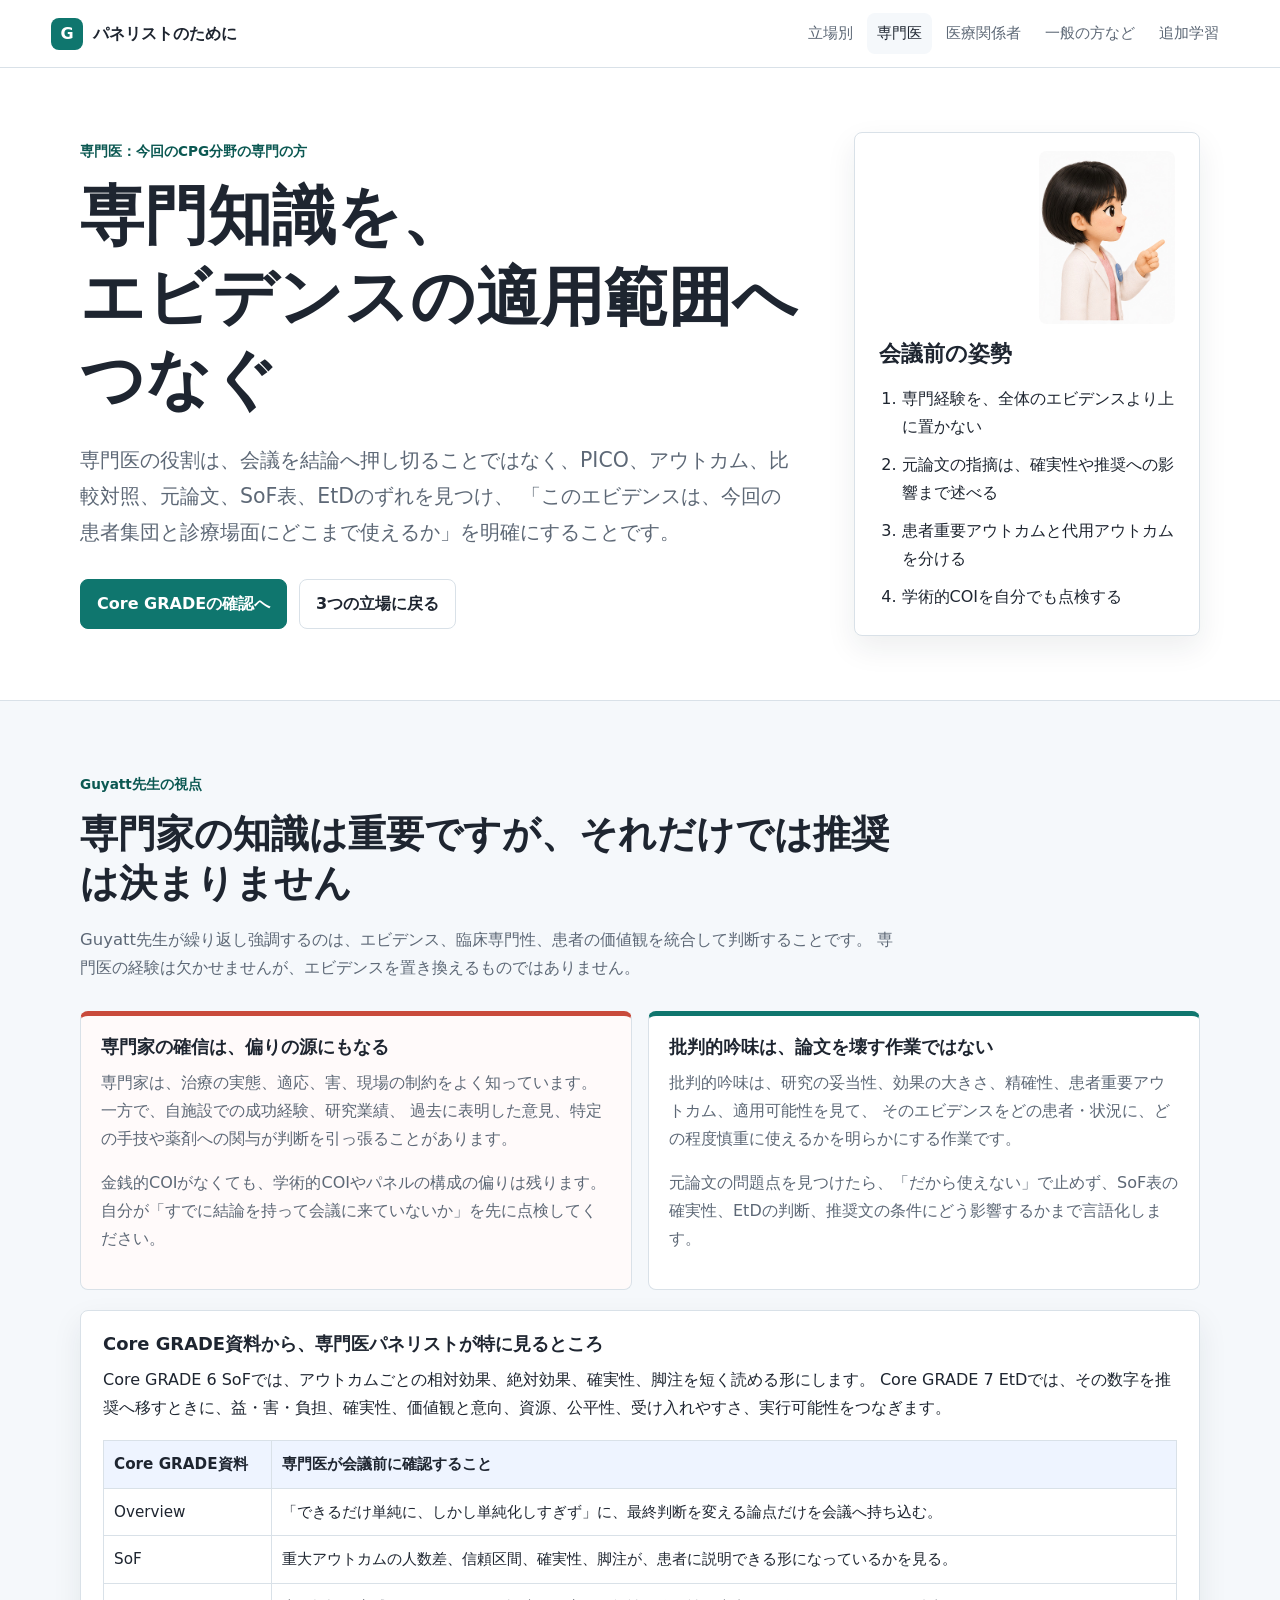
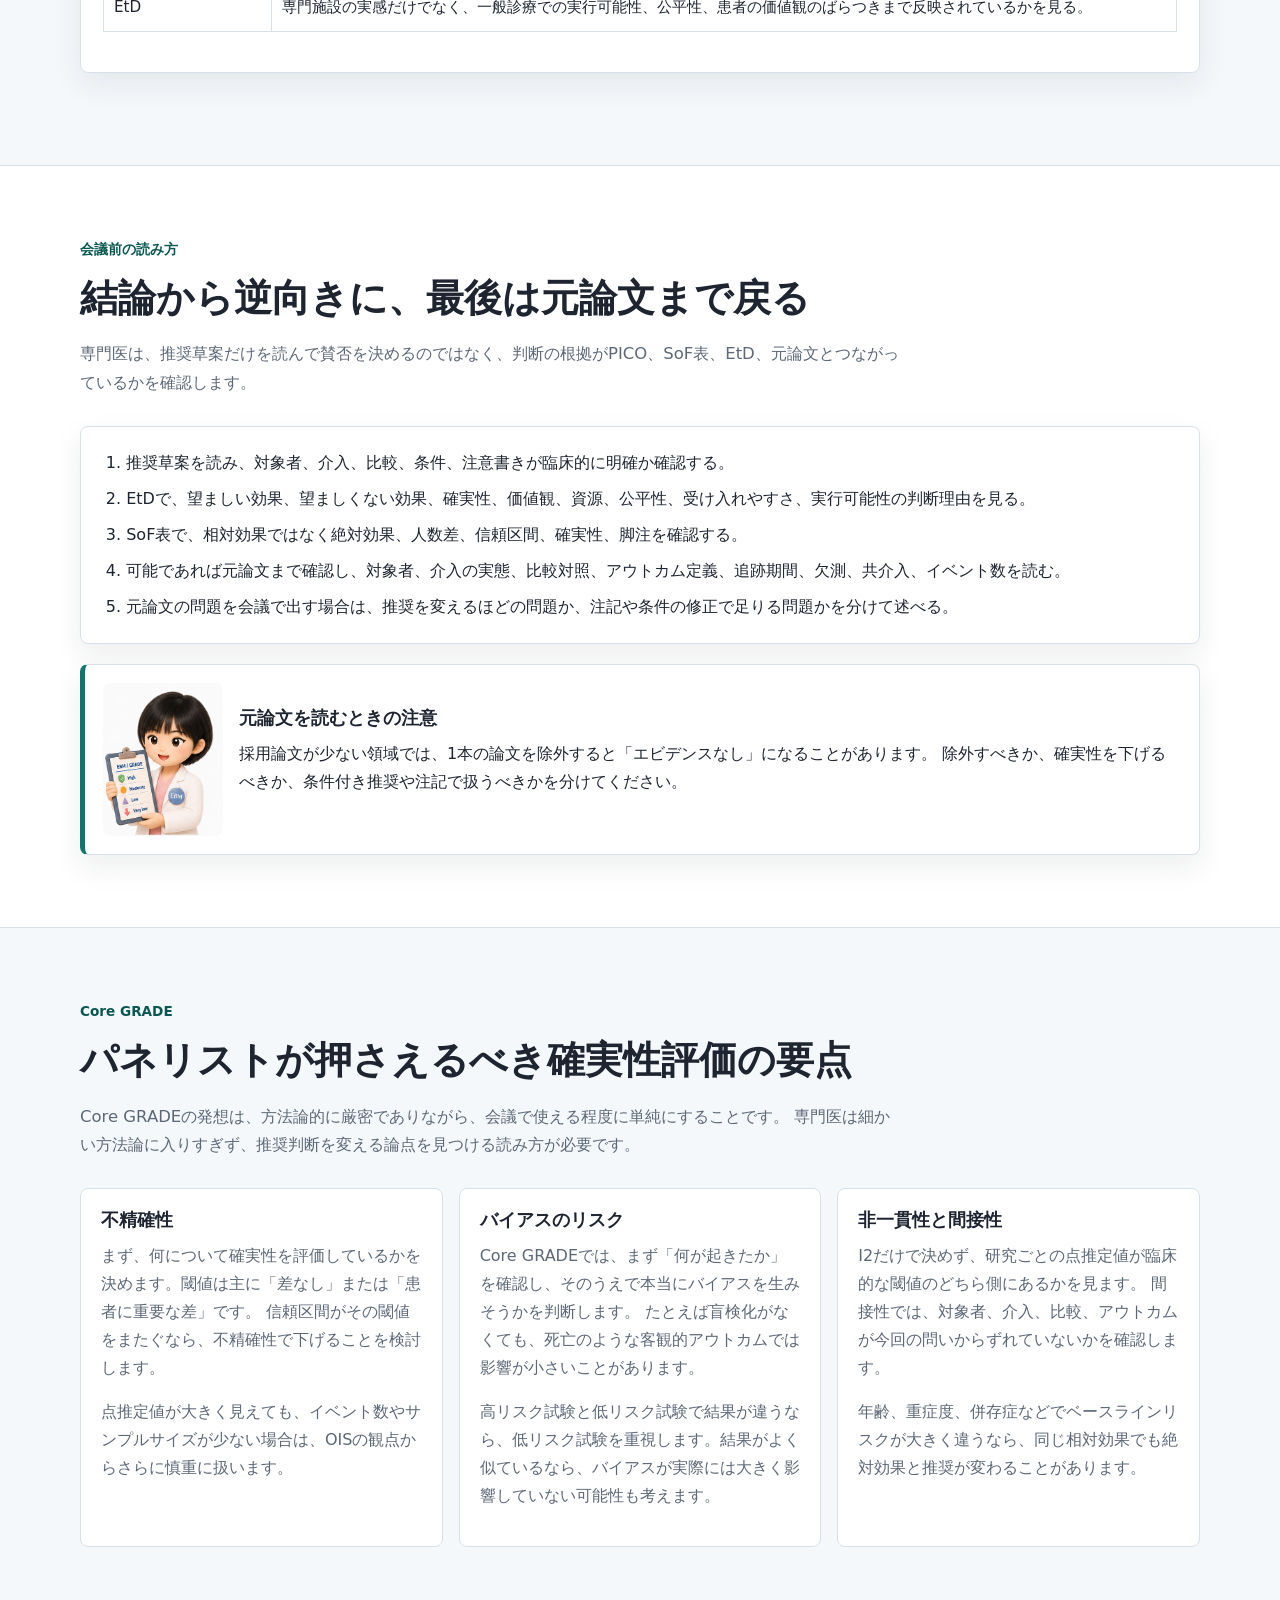
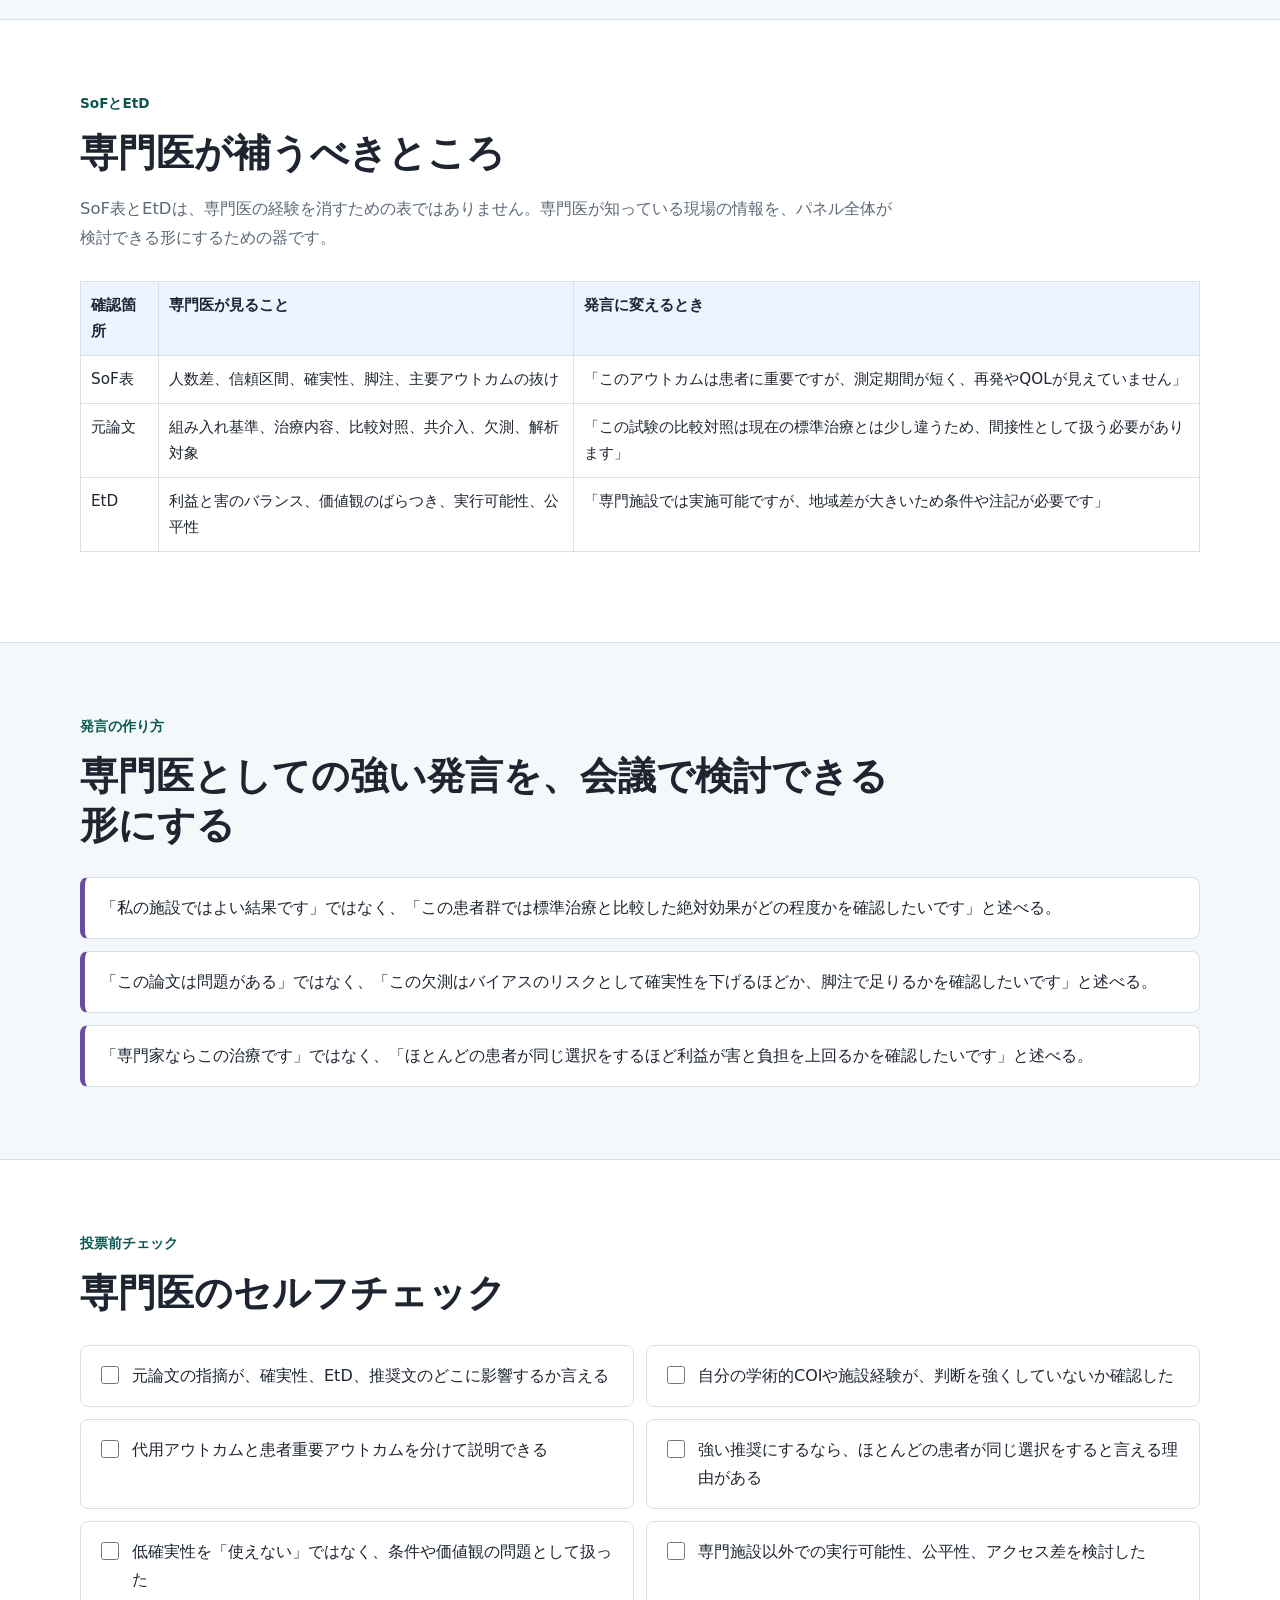
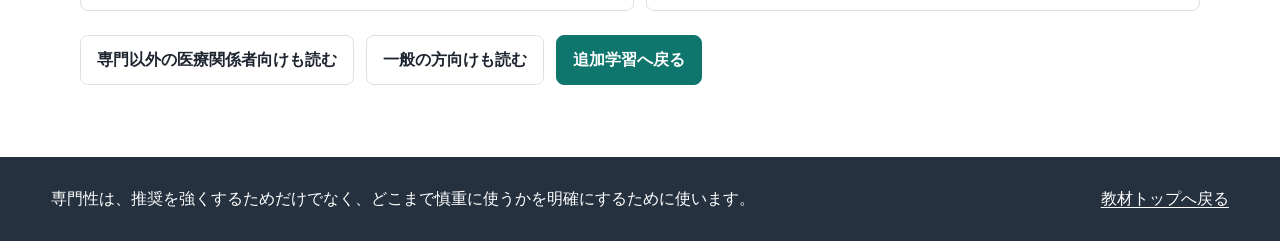
<file: specialist.html>
<!doctype html>
<html lang="ja">
  <head>
    <meta charset="utf-8">
    <meta name="viewport" content="width=device-width, initial-scale=1">
    <title>専門医向け：診療ガイドラインパネル会議前の読み方</title>
    <meta
      name="description"
      content="今回のCPG分野の専門医が、元論文、SoF表、EtD、Core GRADEの観点を会議前に確認するための補強ページ。"
    >
    <link rel="stylesheet" href="assets/styles.css">
  </head>
  <body>
    <header class="topbar" data-topbar>
      <a class="brand" href="index.html#top" aria-label="教材トップへ">
        <span class="brand-mark" aria-hidden="true">G</span>
        <span>パネリストのために</span>
      </a>
      <nav class="topnav" aria-label="立場別ページナビゲーション">
        <a href="evidence-reading.html#audience-paths">立場別</a>
        <a href="specialist.html" aria-current="page">専門医</a>
        <a href="clinician.html">医療関係者</a>
        <a href="public.html">一般の方など</a>
        <a href="panel-discussion-guide.html#advanced-learning">追加学習</a>
      </nav>
    </header>

    <main>
      <section class="hero section audience-hero">
        <div class="hero-copy">
          <p class="eyebrow">専門医：今回のCPG分野の専門の方</p>
          <h1>
            <span class="phrase">専門知識を、</span><span class="phrase">エビデンスの適用範囲へつなぐ</span>
          </h1>
          <p class="lead">
            専門医の役割は、会議を結論へ押し切ることではなく、PICO、アウトカム、比較対照、元論文、SoF表、EtDのずれを見つけ、
            「このエビデンスは、今回の患者集団と診療場面にどこまで使えるか」を明確にすることです。
          </p>
          <div class="page-actions">
            <a class="button primary" href="#core-grade">Core GRADEの確認へ</a>
            <a class="button secondary" href="evidence-reading.html#audience-paths">3つの立場に戻る</a>
          </div>
        </div>
        <aside class="hero-tool role-tool">
          <img class="mentor-avatar" src="assets/mentor/mentor-point.jpg" alt="資料を指し示す案内役のイラスト">
          <h2>会議前の姿勢</h2>
          <ol class="goal-list">
            <li>専門経験を、全体のエビデンスより上に置かない</li>
            <li>元論文の指摘は、確実性や推奨への影響まで述べる</li>
            <li>患者重要アウトカムと代用アウトカムを分ける</li>
            <li>学術的COIを自分でも点検する</li>
          </ol>
        </aside>
      </section>

      <section class="section band">
        <div class="section-head">
          <p class="eyebrow">Guyatt先生の視点</p>
          <h2>専門家の知識は重要ですが、それだけでは推奨は決まりません</h2>
          <p>
            Guyatt先生が繰り返し強調するのは、エビデンス、臨床専門性、患者の価値観を統合して判断することです。
            専門医の経験は欠かせませんが、エビデンスを置き換えるものではありません。
          </p>
        </div>
        <div class="concept-grid">
          <article class="concept-card strong-card">
            <h3>専門家の確信は、偏りの源にもなる</h3>
            <p>
              専門家は、治療の実態、適応、害、現場の制約をよく知っています。一方で、自施設での成功経験、研究業績、
              過去に表明した意見、特定の手技や薬剤への関与が判断を引っ張ることがあります。
            </p>
            <p class="muted">
              金銭的COIがなくても、学術的COIやパネルの構成の偏りは残ります。自分が「すでに結論を持って会議に来ていないか」を先に点検してください。
            </p>
          </article>
          <article class="concept-card">
            <h3>批判的吟味は、論文を壊す作業ではない</h3>
            <p>
              批判的吟味は、研究の妥当性、効果の大きさ、精確性、患者重要アウトカム、適用可能性を見て、
              そのエビデンスをどの患者・状況に、どの程度慎重に使えるかを明らかにする作業です。
            </p>
            <p class="muted">
              元論文の問題点を見つけたら、「だから使えない」で止めず、SoF表の確実性、EtDの判断、推奨文の条件にどう影響するかまで言語化します。
            </p>
          </article>
        </div>
        <div class="example-panel">
          <h3>Core GRADE資料から、専門医パネリストが特に見るところ</h3>
          <p>
            Core GRADE 6 SoFでは、アウトカムごとの相対効果、絶対効果、確実性、脚注を短く読める形にします。
            Core GRADE 7 EtDでは、その数字を推奨へ移すときに、益・害・負担、確実性、価値観と意向、資源、公平性、受け入れやすさ、実行可能性をつなぎます。
          </p>
          <table class="mini-table">
            <thead>
              <tr>
                <th>Core GRADE資料</th>
                <th>専門医が会議前に確認すること</th>
              </tr>
            </thead>
            <tbody>
              <tr>
                <td>Overview</td>
                <td>「できるだけ単純に、しかし単純化しすぎず」に、最終判断を変える論点だけを会議へ持ち込む。</td>
              </tr>
              <tr>
                <td>SoF</td>
                <td>重大アウトカムの人数差、信頼区間、確実性、脚注が、患者に説明できる形になっているかを見る。</td>
              </tr>
              <tr>
                <td>EtD</td>
                <td>専門施設の実感だけでなく、一般診療での実行可能性、公平性、患者の価値観のばらつきまで反映されているかを見る。</td>
              </tr>
            </tbody>
          </table>
        </div>
      </section>

      <section class="section">
        <div class="section-head">
          <p class="eyebrow">会議前の読み方</p>
          <h2>結論から逆向きに、最後は元論文まで戻る</h2>
          <p>
            専門医は、推奨草案だけを読んで賛否を決めるのではなく、判断の根拠がPICO、SoF表、EtD、元論文とつながっているかを確認します。
          </p>
        </div>
        <div class="reading-steps">
          <ol>
            <li>推奨草案を読み、対象者、介入、比較、条件、注意書きが臨床的に明確か確認する。</li>
            <li>EtDで、望ましい効果、望ましくない効果、確実性、価値観、資源、公平性、受け入れやすさ、実行可能性の判断理由を見る。</li>
            <li>SoF表で、相対効果ではなく絶対効果、人数差、信頼区間、確実性、脚注を確認する。</li>
            <li>可能であれば元論文まで確認し、対象者、介入の実態、比較対照、アウトカム定義、追跡期間、欠測、共介入、イベント数を読む。</li>
            <li>元論文の問題を会議で出す場合は、推奨を変えるほどの問題か、注記や条件の修正で足りる問題かを分けて述べる。</li>
          </ol>
        </div>
        <div class="mentor-callout">
          <img src="assets/mentor/mentor-clipboard.jpg" alt="資料を持つ案内役のイラスト">
          <div>
            <h3>元論文を読むときの注意</h3>
            <p>
              採用論文が少ない領域では、1本の論文を除外すると「エビデンスなし」になることがあります。
              除外すべきか、確実性を下げるべきか、条件付き推奨や注記で扱うべきかを分けてください。
            </p>
          </div>
        </div>
      </section>

      <section id="core-grade" class="section band">
        <div class="section-head">
          <p class="eyebrow">Core GRADE</p>
          <h2>パネリストが押さえるべき確実性評価の要点</h2>
          <p>
            Core GRADEの発想は、方法論的に厳密でありながら、会議で使える程度に単純にすることです。
            専門医は細かい方法論に入りすぎず、推奨判断を変える論点を見つける読み方が必要です。
          </p>
        </div>
        <div class="route-grid">
          <article class="info-card">
            <h3>不精確性</h3>
            <p>
              まず、何について確実性を評価しているかを決めます。閾値は主に「差なし」または「患者に重要な差」です。
              信頼区間がその閾値をまたぐなら、不精確性で下げることを検討します。
            </p>
            <p class="muted">
              点推定値が大きく見えても、イベント数やサンプルサイズが少ない場合は、OISの観点からさらに慎重に扱います。
            </p>
          </article>
          <article class="info-card">
            <h3>バイアスのリスク</h3>
            <p>
              Core GRADEでは、まず「何が起きたか」を確認し、そのうえで本当にバイアスを生みそうかを判断します。
              たとえば盲検化がなくても、死亡のような客観的アウトカムでは影響が小さいことがあります。
            </p>
            <p class="muted">
              高リスク試験と低リスク試験で結果が違うなら、低リスク試験を重視します。結果がよく似ているなら、バイアスが実際には大きく影響していない可能性も考えます。
            </p>
          </article>
          <article class="info-card">
            <h3>非一貫性と間接性</h3>
            <p>
              I2だけで決めず、研究ごとの点推定値が臨床的な閾値のどちら側にあるかを見ます。
              間接性では、対象者、介入、比較、アウトカムが今回の問いからずれていないかを確認します。
            </p>
            <p class="muted">
              年齢、重症度、併存症などでベースラインリスクが大きく違うなら、同じ相対効果でも絶対効果と推奨が変わることがあります。
            </p>
          </article>
        </div>
      </section>

      <section class="section">
        <div class="section-head">
          <p class="eyebrow">SoFとEtD</p>
          <h2>専門医が補うべきところ</h2>
          <p>
            SoF表とEtDは、専門医の経験を消すための表ではありません。専門医が知っている現場の情報を、パネル全体が検討できる形にするための器です。
          </p>
        </div>
        <table class="mini-table">
          <thead>
            <tr>
              <th>確認箇所</th>
              <th>専門医が見ること</th>
              <th>発言に変えるとき</th>
            </tr>
          </thead>
          <tbody>
            <tr>
              <td>SoF表</td>
              <td>人数差、信頼区間、確実性、脚注、主要アウトカムの抜け</td>
              <td>「このアウトカムは患者に重要ですが、測定期間が短く、再発やQOLが見えていません」</td>
            </tr>
            <tr>
              <td>元論文</td>
              <td>組み入れ基準、治療内容、比較対照、共介入、欠測、解析対象</td>
              <td>「この試験の比較対照は現在の標準治療とは少し違うため、間接性として扱う必要があります」</td>
            </tr>
            <tr>
              <td>EtD</td>
              <td>利益と害のバランス、価値観のばらつき、実行可能性、公平性</td>
              <td>「専門施設では実施可能ですが、地域差が大きいため条件や注記が必要です」</td>
            </tr>
          </tbody>
        </table>
      </section>

      <section class="section band">
        <div class="section-head">
          <p class="eyebrow">発言の作り方</p>
          <h2>専門医としての強い発言を、会議で検討できる形にする</h2>
        </div>
        <div class="template-list">
          <p>「私の施設ではよい結果です」ではなく、「この患者群では標準治療と比較した絶対効果がどの程度かを確認したいです」と述べる。</p>
          <p>「この論文は問題がある」ではなく、「この欠測はバイアスのリスクとして確実性を下げるほどか、脚注で足りるかを確認したいです」と述べる。</p>
          <p>「専門家ならこの治療です」ではなく、「ほとんどの患者が同じ選択をするほど利益が害と負担を上回るかを確認したいです」と述べる。</p>
        </div>
      </section>

      <section class="section">
        <div class="section-head">
          <p class="eyebrow">投票前チェック</p>
          <h2>専門医のセルフチェック</h2>
        </div>
        <div class="checklist">
          <label><input type="checkbox"> 元論文の指摘が、確実性、EtD、推奨文のどこに影響するか言える</label>
          <label><input type="checkbox"> 自分の学術的COIや施設経験が、判断を強くしていないか確認した</label>
          <label><input type="checkbox"> 代用アウトカムと患者重要アウトカムを分けて説明できる</label>
          <label><input type="checkbox"> 強い推奨にするなら、ほとんどの患者が同じ選択をすると言える理由がある</label>
          <label><input type="checkbox"> 低確実性を「使えない」ではなく、条件や価値観の問題として扱った</label>
          <label><input type="checkbox"> 専門施設以外での実行可能性、公平性、アクセス差を検討した</label>
        </div>
        <div class="page-actions next-actions">
          <a class="button secondary" href="clinician.html">専門以外の医療関係者向けも読む</a>
          <a class="button secondary" href="public.html">一般の方向けも読む</a>
          <a class="button primary" href="panel-discussion-guide.html#advanced-learning">追加学習へ戻る</a>
        </div>
      </section>
    </main>

    <footer class="site-footer">
      <p>専門性は、推奨を強くするためだけでなく、どこまで慎重に使うかを明確にするために使います。</p>
      <a href="index.html#top">教材トップへ戻る</a>
    </footer>
  </body>
</html>
</file>
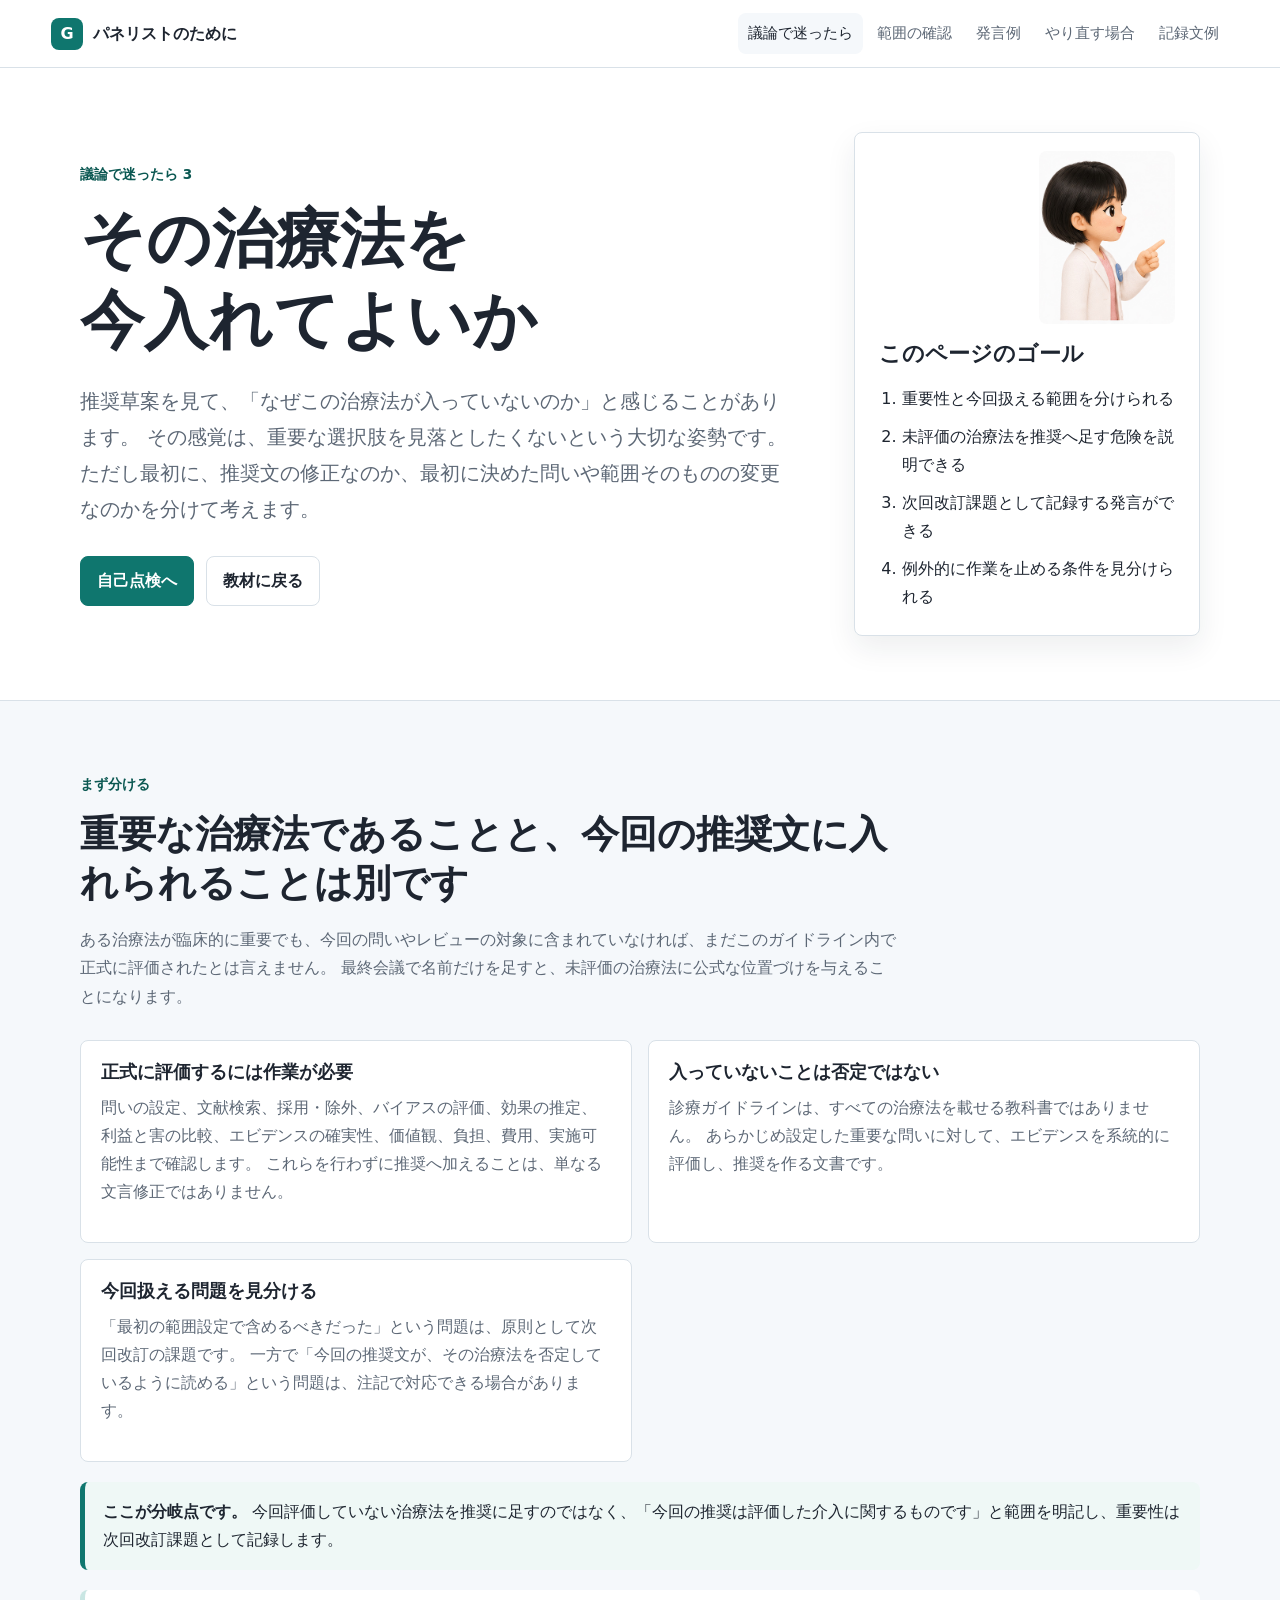
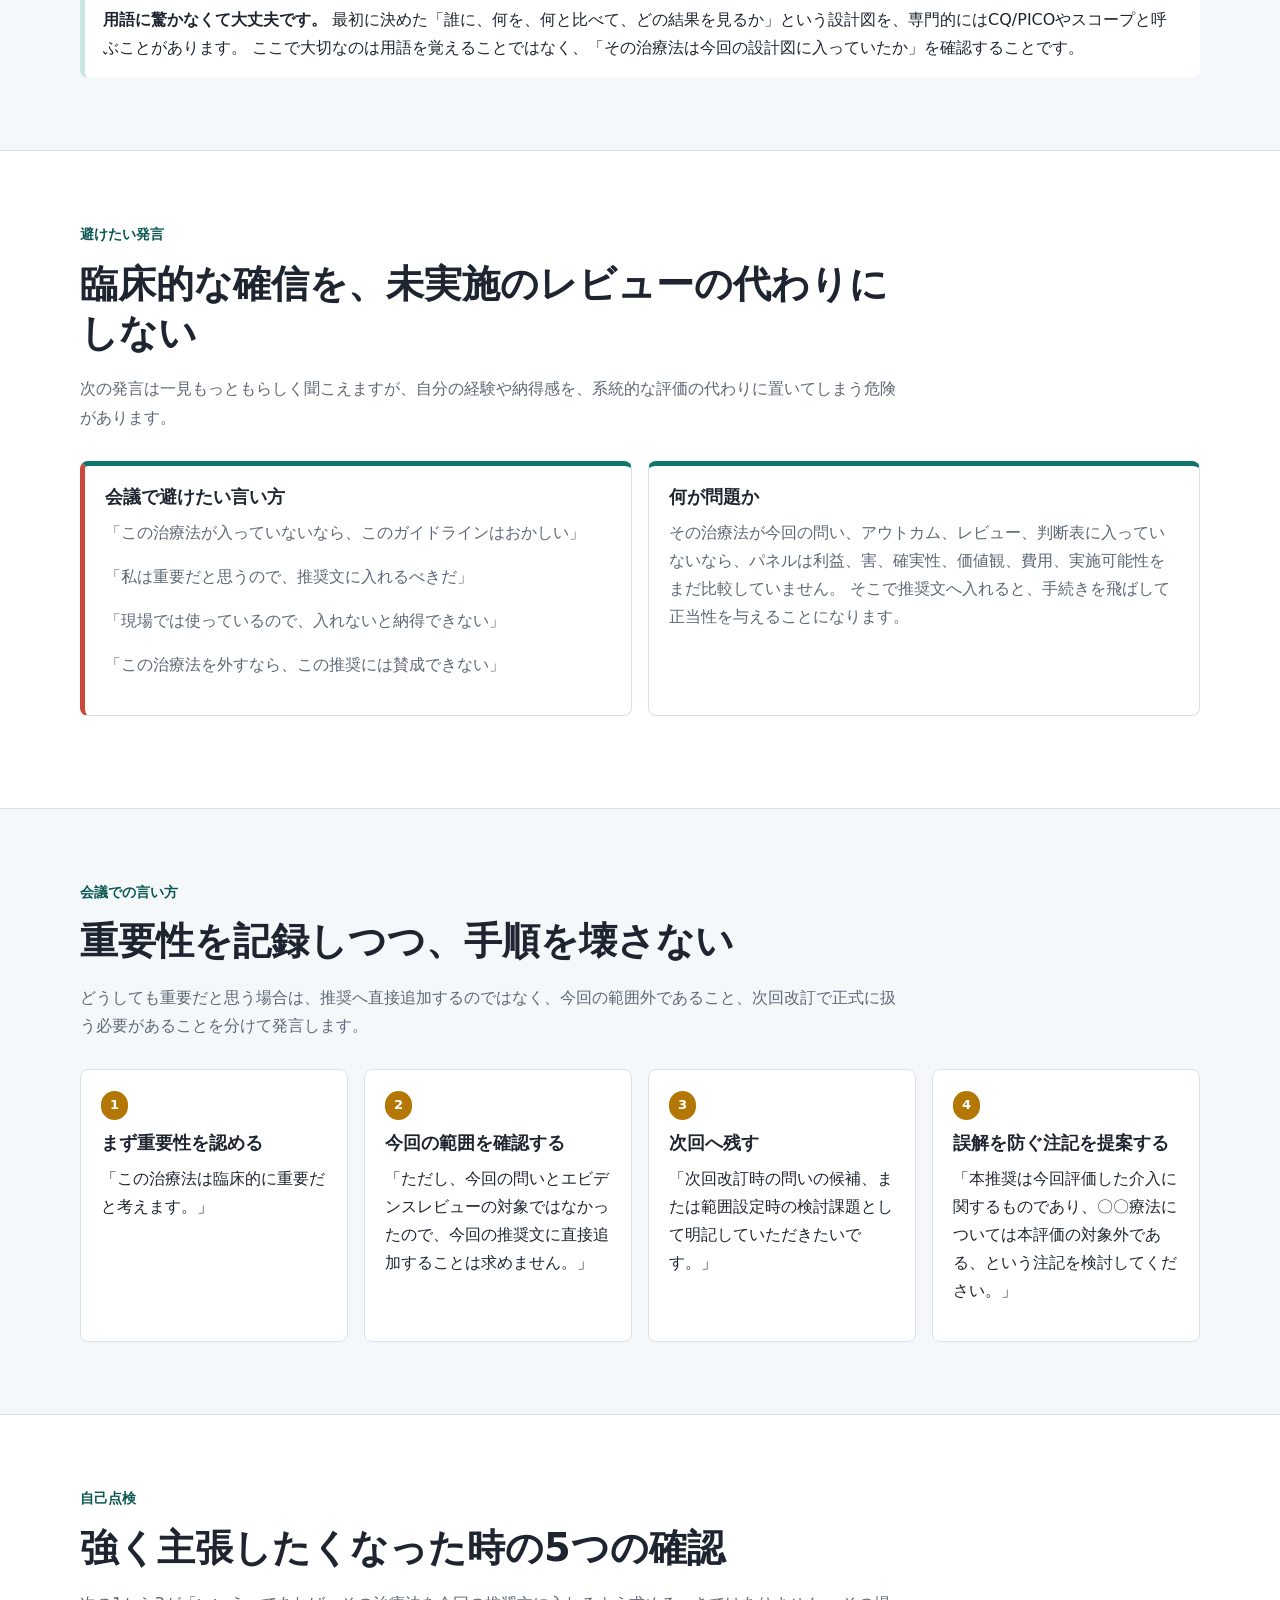
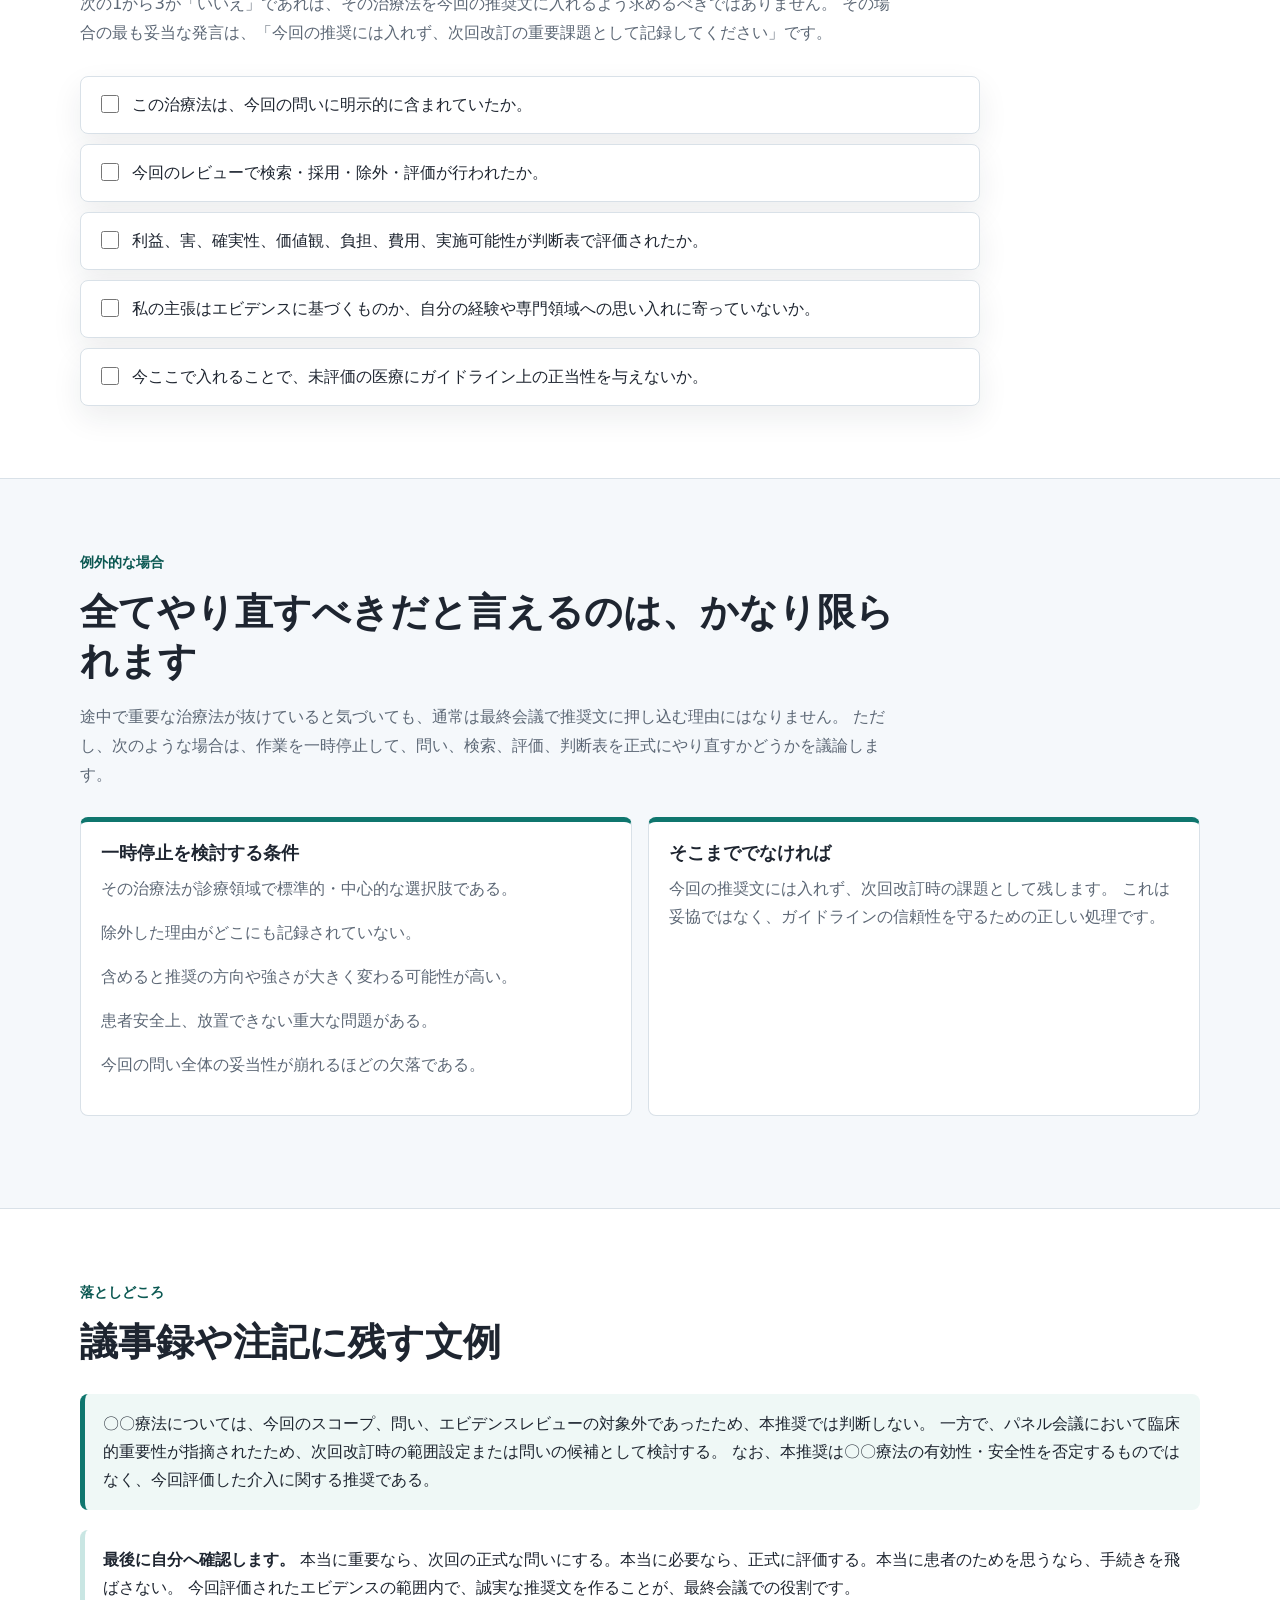
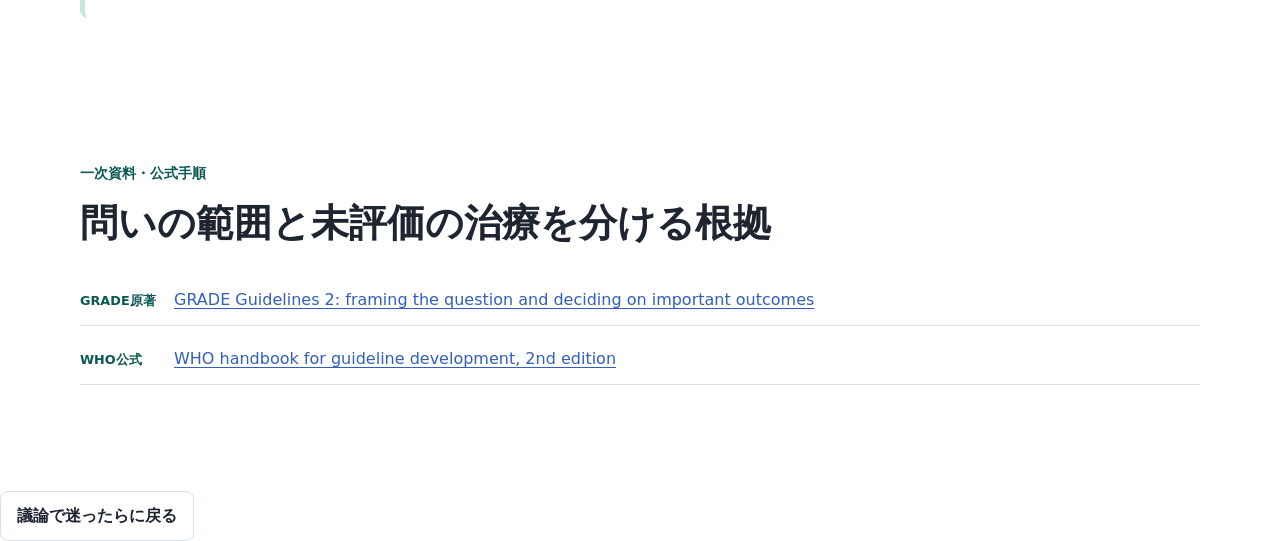
<file: unreviewed-treatment.html>
<!doctype html>
<html lang="ja">
  <head>
    <meta charset="utf-8">
    <meta name="viewport" content="width=device-width, initial-scale=1">
    <title>この治療法を入れるべきだと感じた時：議論で迷ったら</title>
    <meta
      name="description"
      content="パネル会議で未評価の治療法を推奨文に入れたくなった時、今回の問い、レビュー、判断表の範囲を確認し、次回改訂課題として残す方法を学ぶ補助ページ。"
    >
    <link rel="stylesheet" href="assets/styles.css">
  </head>
  <body>
    <header class="topbar" data-topbar>
      <a class="brand" href="index.html#top" aria-label="教材トップへ">
        <span class="brand-mark" aria-hidden="true">G</span>
        <span>パネリストのために</span>
      </a>
      <nav class="topnav" aria-label="補助ページナビゲーション">
        <a href="panel-discussion-guide.html#discussion-help" aria-current="page">議論で迷ったら</a>
        <a href="#scope">範囲の確認</a>
        <a href="#phrases">発言例</a>
        <a href="#pause">やり直す場合</a>
        <a href="#record">記録文例</a>
      </nav>
    </header>

    <main>
      <section class="hero section article-hero">
        <div class="hero-copy">
          <p class="eyebrow">議論で迷ったら 3</p>
          <h1>
            <span class="phrase">その治療法を</span><span class="phrase">今入れてよいか</span>
          </h1>
          <p class="lead">
            推奨草案を見て、「なぜこの治療法が入っていないのか」と感じることがあります。
            その感覚は、重要な選択肢を見落としたくないという大切な姿勢です。
            ただし最初に、推奨文の修正なのか、最初に決めた問いや範囲そのものの変更なのかを分けて考えます。
          </p>
          <div class="page-actions">
            <a class="button primary" href="#checklist">自己点検へ</a>
            <a class="button secondary" href="panel-discussion-guide.html#discussion-help">教材に戻る</a>
          </div>
        </div>
        <aside class="hero-tool role-tool">
          <img class="mentor-avatar" src="assets/mentor/mentor-point.jpg" alt="要点を指し示す案内役のイラスト">
          <h2>このページのゴール</h2>
          <ol class="goal-list">
            <li>重要性と今回扱える範囲を分けられる</li>
            <li>未評価の治療法を推奨へ足す危険を説明できる</li>
            <li>次回改訂課題として記録する発言ができる</li>
            <li>例外的に作業を止める条件を見分けられる</li>
          </ol>
        </aside>
      </section>

      <section id="scope" class="section band">
        <div class="section-head">
          <p class="eyebrow">まず分ける</p>
          <h2>重要な治療法であることと、今回の推奨文に入れられることは別です</h2>
          <p>
            ある治療法が臨床的に重要でも、今回の問いやレビューの対象に含まれていなければ、まだこのガイドライン内で正式に評価されたとは言えません。
            最終会議で名前だけを足すと、未評価の治療法に公式な位置づけを与えることになります。
          </p>
        </div>
        <div class="lesson-grid">
          <article class="lesson">
            <h3>正式に評価するには作業が必要</h3>
            <p>
              問いの設定、文献検索、採用・除外、バイアスの評価、効果の推定、利益と害の比較、エビデンスの確実性、価値観、負担、費用、実施可能性まで確認します。
              これらを行わずに推奨へ加えることは、単なる文言修正ではありません。
            </p>
          </article>
          <article class="lesson">
            <h3>入っていないことは否定ではない</h3>
            <p>
              診療ガイドラインは、すべての治療法を載せる教科書ではありません。
              あらかじめ設定した重要な問いに対して、エビデンスを系統的に評価し、推奨を作る文書です。
            </p>
          </article>
          <article class="lesson">
            <h3>今回扱える問題を見分ける</h3>
            <p>
              「最初の範囲設定で含めるべきだった」という問題は、原則として次回改訂の課題です。
              一方で「今回の推奨文が、その治療法を否定しているように読める」という問題は、注記で対応できる場合があります。
            </p>
          </article>
        </div>
        <div class="callout">
          <strong>ここが分岐点です。</strong>
          今回評価していない治療法を推奨に足すのではなく、「今回の推奨は評価した介入に関するものです」と範囲を明記し、重要性は次回改訂課題として記録します。
        </div>
        <div class="callout soft">
          <strong>用語に驚かなくて大丈夫です。</strong>
          最初に決めた「誰に、何を、何と比べて、どの結果を見るか」という設計図を、専門的にはCQ/PICOやスコープと呼ぶことがあります。
          ここで大切なのは用語を覚えることではなく、「その治療法は今回の設計図に入っていたか」を確認することです。
        </div>
      </section>

      <section class="section">
        <div class="section-head">
          <p class="eyebrow">避けたい発言</p>
          <h2>臨床的な確信を、未実施のレビューの代わりにしない</h2>
          <p>
            次の発言は一見もっともらしく聞こえますが、自分の経験や納得感を、系統的な評価の代わりに置いてしまう危険があります。
          </p>
        </div>
        <div class="concept-grid">
          <article class="concept-card warning">
            <h3>会議で避けたい言い方</h3>
            <p>「この治療法が入っていないなら、このガイドラインはおかしい」</p>
            <p>「私は重要だと思うので、推奨文に入れるべきだ」</p>
            <p>「現場では使っているので、入れないと納得できない」</p>
            <p>「この治療法を外すなら、この推奨には賛成できない」</p>
          </article>
          <article class="concept-card">
            <h3>何が問題か</h3>
            <p>
              その治療法が今回の問い、アウトカム、レビュー、判断表に入っていないなら、パネルは利益、害、確実性、価値観、費用、実施可能性をまだ比較していません。
              そこで推奨文へ入れると、手続きを飛ばして正当性を与えることになります。
            </p>
          </article>
        </div>
      </section>

      <section id="phrases" class="section band">
        <div class="section-head">
          <p class="eyebrow">会議での言い方</p>
          <h2>重要性を記録しつつ、手順を壊さない</h2>
          <p>
            どうしても重要だと思う場合は、推奨へ直接追加するのではなく、今回の範囲外であること、次回改訂で正式に扱う必要があることを分けて発言します。
          </p>
        </div>
        <div class="post-flow">
          <article>
            <span class="time-badge">1</span>
            <h3>まず重要性を認める</h3>
            <p>「この治療法は臨床的に重要だと考えます。」</p>
          </article>
          <article>
            <span class="time-badge">2</span>
            <h3>今回の範囲を確認する</h3>
            <p>「ただし、今回の問いとエビデンスレビューの対象ではなかったので、今回の推奨文に直接追加することは求めません。」</p>
          </article>
          <article>
            <span class="time-badge">3</span>
            <h3>次回へ残す</h3>
            <p>「次回改訂時の問いの候補、または範囲設定時の検討課題として明記していただきたいです。」</p>
          </article>
          <article>
            <span class="time-badge">4</span>
            <h3>誤解を防ぐ注記を提案する</h3>
            <p>「本推奨は今回評価した介入に関するものであり、〇〇療法については本評価の対象外である、という注記を検討してください。」</p>
          </article>
        </div>
      </section>

      <section id="checklist" class="section">
        <div class="section-head">
          <p class="eyebrow">自己点検</p>
          <h2>強く主張したくなった時の5つの確認</h2>
          <p>
            次の1から3が「いいえ」であれば、その治療法を今回の推奨文に入れるよう求めるべきではありません。
            その場合の最も妥当な発言は、「今回の推奨には入れず、次回改訂の重要課題として記録してください」です。
          </p>
        </div>
        <div class="checklist-panel">
          <label><input type="checkbox"> この治療法は、今回の問いに明示的に含まれていたか。</label>
          <label><input type="checkbox"> 今回のレビューで検索・採用・除外・評価が行われたか。</label>
          <label><input type="checkbox"> 利益、害、確実性、価値観、負担、費用、実施可能性が判断表で評価されたか。</label>
          <label><input type="checkbox"> 私の主張はエビデンスに基づくものか、自分の経験や専門領域への思い入れに寄っていないか。</label>
          <label><input type="checkbox"> 今ここで入れることで、未評価の医療にガイドライン上の正当性を与えないか。</label>
        </div>
      </section>

      <section id="pause" class="section band">
        <div class="section-head">
          <p class="eyebrow">例外的な場合</p>
          <h2>全てやり直すべきだと言えるのは、かなり限られます</h2>
          <p>
            途中で重要な治療法が抜けていると気づいても、通常は最終会議で推奨文に押し込む理由にはなりません。
            ただし、次のような場合は、作業を一時停止して、問い、検索、評価、判断表を正式にやり直すかどうかを議論します。
          </p>
        </div>
        <div class="concept-grid">
          <article class="concept-card">
            <h3>一時停止を検討する条件</h3>
            <p>その治療法が診療領域で標準的・中心的な選択肢である。</p>
            <p>除外した理由がどこにも記録されていない。</p>
            <p>含めると推奨の方向や強さが大きく変わる可能性が高い。</p>
            <p>患者安全上、放置できない重大な問題がある。</p>
            <p>今回の問い全体の妥当性が崩れるほどの欠落である。</p>
          </article>
          <article class="concept-card">
            <h3>そこまででなければ</h3>
            <p>
              今回の推奨文には入れず、次回改訂時の課題として残します。
              これは妥協ではなく、ガイドラインの信頼性を守るための正しい処理です。
            </p>
          </article>
        </div>
      </section>

      <section id="record" class="section">
        <div class="section-head">
          <p class="eyebrow">落としどころ</p>
          <h2>議事録や注記に残す文例</h2>
        </div>
        <div class="callout">
          〇〇療法については、今回のスコープ、問い、エビデンスレビューの対象外であったため、本推奨では判断しない。
          一方で、パネル会議において臨床的重要性が指摘されたため、次回改訂時の範囲設定または問いの候補として検討する。
          なお、本推奨は〇〇療法の有効性・安全性を否定するものではなく、今回評価した介入に関する推奨である。
        </div>
        <div class="callout soft">
          <strong>最後に自分へ確認します。</strong>
          本当に重要なら、次回の正式な問いにする。本当に必要なら、正式に評価する。本当に患者のためを思うなら、手続きを飛ばさない。
          今回評価されたエビデンスの範囲内で、誠実な推奨文を作ることが、最終会議での役割です。
        </div>
      </section>

      <section class="section sources">
        <div class="section-head">
          <p class="eyebrow">一次資料・公式手順</p>
          <h2>問いの範囲と未評価の治療を分ける根拠</h2>
        </div>
        <ul class="source-list source-list-tagged">
          <li><span class="source-kind">GRADE原著</span><a href="https://doi.org/10.1016/j.jclinepi.2010.09.012">GRADE Guidelines 2: framing the question and deciding on important outcomes</a></li>
          <li><span class="source-kind">WHO公式</span><a href="https://www.who.int/publications/i/item/9789241548960">WHO handbook for guideline development, 2nd edition</a></li>
        </ul>
      </section>
    </main>

    <footer class="footer">
      <a class="button secondary" href="panel-discussion-guide.html#discussion-help">議論で迷ったらに戻る</a>
    </footer>
  </body>
</html>
</file>
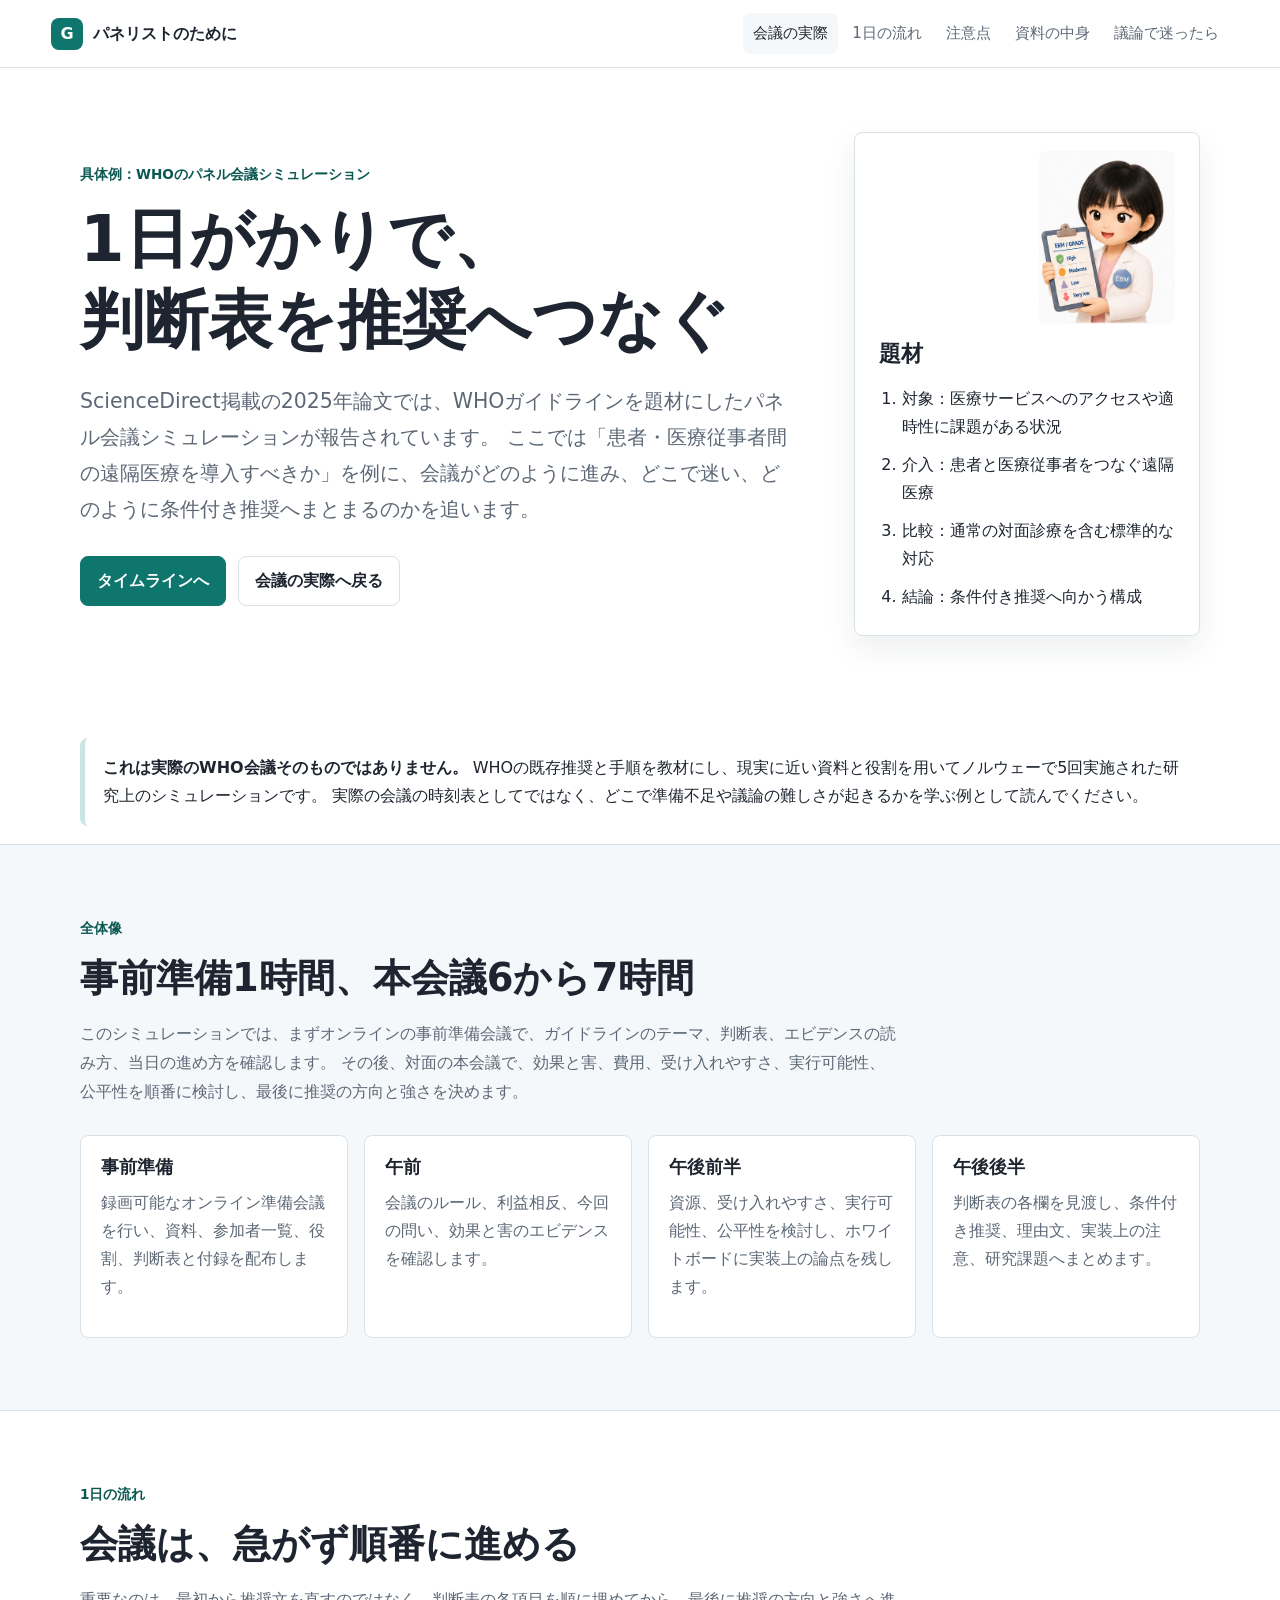
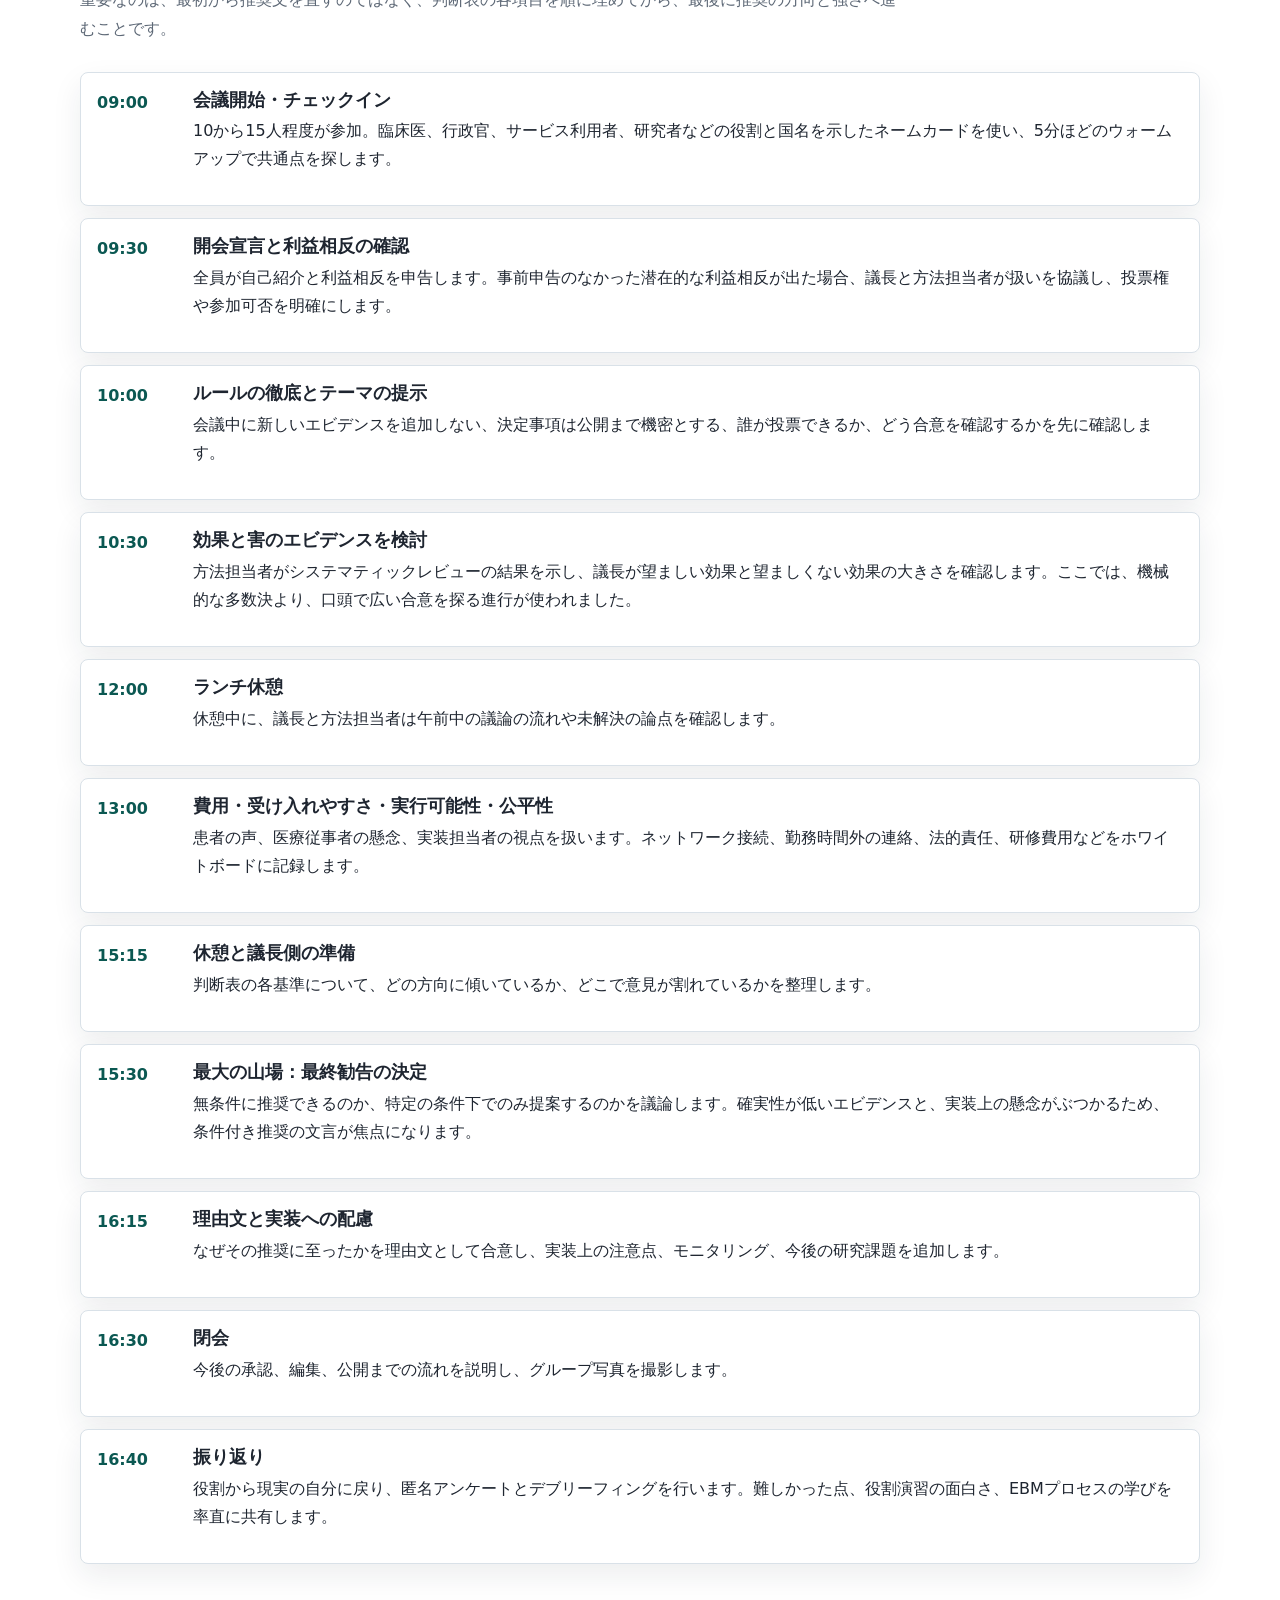
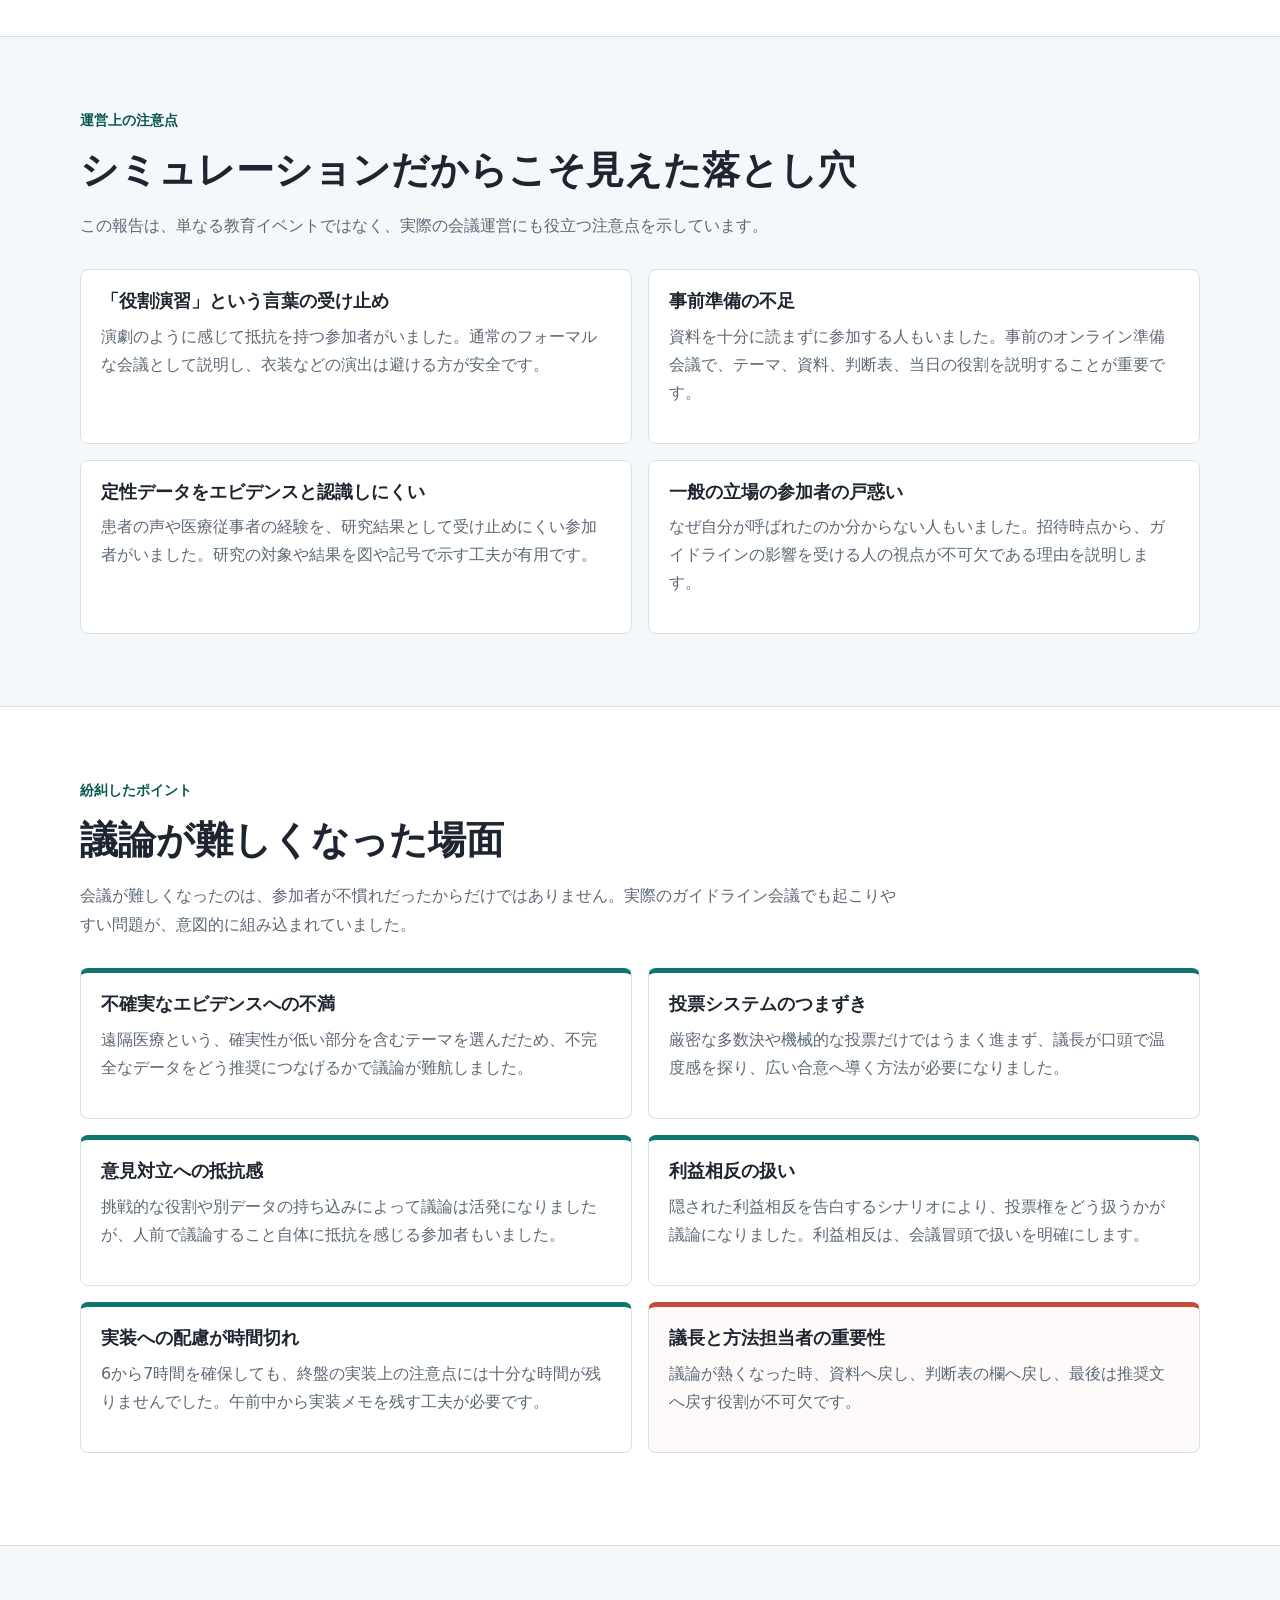
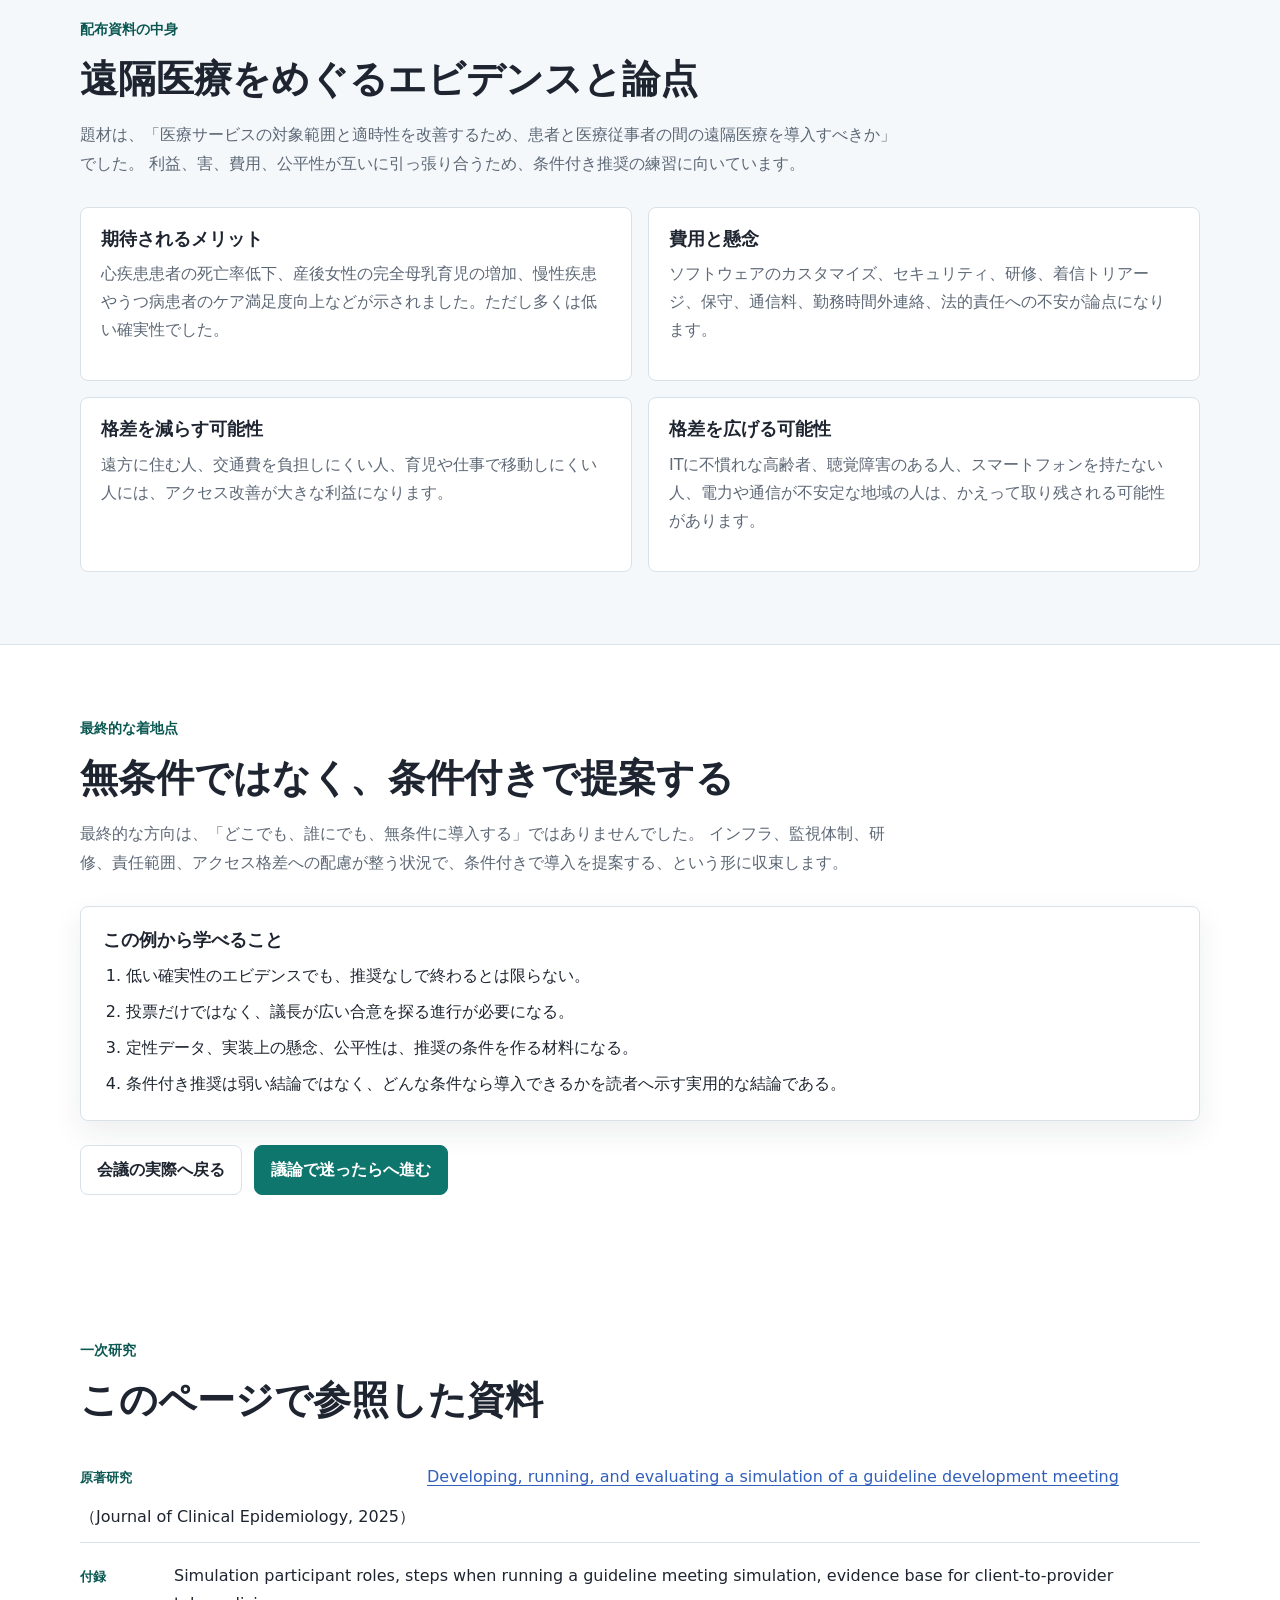
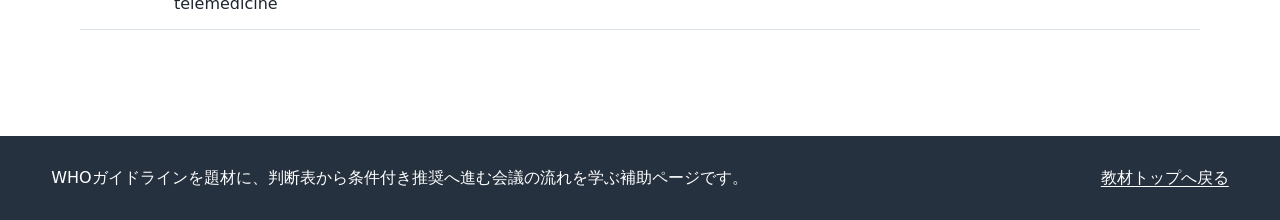
<file: who-panel-simulation.html>
<!doctype html>
<html lang="ja">
  <head>
    <meta charset="utf-8">
    <meta name="viewport" content="width=device-width, initial-scale=1">
    <title>WHOのパネル会議シミュレーション：会議の具体例</title>
    <meta
      name="description"
      content="WHOガイドラインを題材にしたパネル会議シミュレーションを、1日の流れ、役割、エビデンス資料、紛糾した論点、運営上の注意点として整理した補助ページ。"
    >
    <link rel="stylesheet" href="assets/styles.css">
  </head>
  <body>
    <header class="topbar" data-topbar>
      <a class="brand" href="index.html#top" aria-label="教材トップへ">
        <span class="brand-mark" aria-hidden="true">G</span>
        <span>パネリストのために</span>
      </a>
      <nav class="topnav" aria-label="シミュレーションページナビゲーション">
        <a href="panel-discussion-guide.html#meeting" aria-current="page">会議の実際</a>
        <a href="#timeline">1日の流れ</a>
        <a href="#trouble">注意点</a>
        <a href="#evidence">資料の中身</a>
        <a href="panel-discussion-guide.html#discussion-help">議論で迷ったら</a>
      </nav>
    </header>

    <main>
      <section class="hero section article-hero">
        <div class="hero-copy">
          <p class="eyebrow">具体例：WHOのパネル会議シミュレーション</p>
          <h1>
            <span class="phrase">1日がかりで、</span><span class="phrase">判断表を推奨へつなぐ</span>
          </h1>
          <p class="lead">
            ScienceDirect掲載の2025年論文では、WHOガイドラインを題材にしたパネル会議シミュレーションが報告されています。
            ここでは「患者・医療従事者間の遠隔医療を導入すべきか」を例に、会議がどのように進み、どこで迷い、どのように条件付き推奨へまとまるのかを追います。
          </p>
          <div class="page-actions">
            <a class="button primary" href="#timeline">タイムラインへ</a>
            <a class="button secondary" href="panel-discussion-guide.html#meeting">会議の実際へ戻る</a>
          </div>
        </div>
        <aside class="hero-tool role-tool">
          <img class="mentor-avatar" src="assets/mentor/mentor-clipboard.jpg" alt="資料を持つ案内役のイラスト">
          <h2>題材</h2>
          <ol class="goal-list">
            <li>対象：医療サービスへのアクセスや適時性に課題がある状況</li>
            <li>介入：患者と医療従事者をつなぐ遠隔医療</li>
            <li>比較：通常の対面診療を含む標準的な対応</li>
            <li>結論：条件付き推奨へ向かう構成</li>
          </ol>
        </aside>
      </section>

      <section class="section simulation-boundary">
        <div class="callout soft">
          <strong>これは実際のWHO会議そのものではありません。</strong>
          WHOの既存推奨と手順を教材にし、現実に近い資料と役割を用いてノルウェーで5回実施された研究上のシミュレーションです。
          実際の会議の時刻表としてではなく、どこで準備不足や議論の難しさが起きるかを学ぶ例として読んでください。
        </div>
      </section>

      <section class="section band">
        <div class="section-head">
          <p class="eyebrow">全体像</p>
          <h2>事前準備1時間、本会議6から7時間</h2>
          <p>
            このシミュレーションでは、まずオンラインの事前準備会議で、ガイドラインのテーマ、判断表、エビデンスの読み方、当日の進め方を確認します。
            その後、対面の本会議で、効果と害、費用、受け入れやすさ、実行可能性、公平性を順番に検討し、最後に推奨の方向と強さを決めます。
          </p>
        </div>
        <div class="route-grid four-step">
          <article class="info-card">
            <h3>事前準備</h3>
            <p>録画可能なオンライン準備会議を行い、資料、参加者一覧、役割、判断表と付録を配布します。</p>
          </article>
          <article class="info-card">
            <h3>午前</h3>
            <p>会議のルール、利益相反、今回の問い、効果と害のエビデンスを確認します。</p>
          </article>
          <article class="info-card">
            <h3>午後前半</h3>
            <p>資源、受け入れやすさ、実行可能性、公平性を検討し、ホワイトボードに実装上の論点を残します。</p>
          </article>
          <article class="info-card">
            <h3>午後後半</h3>
            <p>判断表の各欄を見渡し、条件付き推奨、理由文、実装上の注意、研究課題へまとめます。</p>
          </article>
        </div>
      </section>

      <section id="timeline" class="section">
        <div class="section-head">
          <p class="eyebrow">1日の流れ</p>
          <h2>会議は、急がず順番に進める</h2>
          <p>
            重要なのは、最初から推奨文を直すのではなく、判断表の各項目を順に埋めてから、最後に推奨の方向と強さへ進むことです。
          </p>
        </div>
        <div class="simulation-timeline">
          <article class="time-row">
            <time>09:00</time>
            <div>
              <h3>会議開始・チェックイン</h3>
              <p>10から15人程度が参加。臨床医、行政官、サービス利用者、研究者などの役割と国名を示したネームカードを使い、5分ほどのウォームアップで共通点を探します。</p>
            </div>
          </article>
          <article class="time-row">
            <time>09:30</time>
            <div>
              <h3>開会宣言と利益相反の確認</h3>
              <p>全員が自己紹介と利益相反を申告します。事前申告のなかった潜在的な利益相反が出た場合、議長と方法担当者が扱いを協議し、投票権や参加可否を明確にします。</p>
            </div>
          </article>
          <article class="time-row">
            <time>10:00</time>
            <div>
              <h3>ルールの徹底とテーマの提示</h3>
              <p>会議中に新しいエビデンスを追加しない、決定事項は公開まで機密とする、誰が投票できるか、どう合意を確認するかを先に確認します。</p>
            </div>
          </article>
          <article class="time-row">
            <time>10:30</time>
            <div>
              <h3>効果と害のエビデンスを検討</h3>
              <p>方法担当者がシステマティックレビューの結果を示し、議長が望ましい効果と望ましくない効果の大きさを確認します。ここでは、機械的な多数決より、口頭で広い合意を探る進行が使われました。</p>
            </div>
          </article>
          <article class="time-row">
            <time>12:00</time>
            <div>
              <h3>ランチ休憩</h3>
              <p>休憩中に、議長と方法担当者は午前中の議論の流れや未解決の論点を確認します。</p>
            </div>
          </article>
          <article class="time-row">
            <time>13:00</time>
            <div>
              <h3>費用・受け入れやすさ・実行可能性・公平性</h3>
              <p>患者の声、医療従事者の懸念、実装担当者の視点を扱います。ネットワーク接続、勤務時間外の連絡、法的責任、研修費用などをホワイトボードに記録します。</p>
            </div>
          </article>
          <article class="time-row">
            <time>15:15</time>
            <div>
              <h3>休憩と議長側の準備</h3>
              <p>判断表の各基準について、どの方向に傾いているか、どこで意見が割れているかを整理します。</p>
            </div>
          </article>
          <article class="time-row">
            <time>15:30</time>
            <div>
              <h3>最大の山場：最終勧告の決定</h3>
              <p>無条件に推奨できるのか、特定の条件下でのみ提案するのかを議論します。確実性が低いエビデンスと、実装上の懸念がぶつかるため、条件付き推奨の文言が焦点になります。</p>
            </div>
          </article>
          <article class="time-row">
            <time>16:15</time>
            <div>
              <h3>理由文と実装への配慮</h3>
              <p>なぜその推奨に至ったかを理由文として合意し、実装上の注意点、モニタリング、今後の研究課題を追加します。</p>
            </div>
          </article>
          <article class="time-row">
            <time>16:30</time>
            <div>
              <h3>閉会</h3>
              <p>今後の承認、編集、公開までの流れを説明し、グループ写真を撮影します。</p>
            </div>
          </article>
          <article class="time-row">
            <time>16:40</time>
            <div>
              <h3>振り返り</h3>
              <p>役割から現実の自分に戻り、匿名アンケートとデブリーフィングを行います。難しかった点、役割演習の面白さ、EBMプロセスの学びを率直に共有します。</p>
            </div>
          </article>
        </div>
      </section>

      <section id="trouble" class="section band">
        <div class="section-head">
          <p class="eyebrow">運営上の注意点</p>
          <h2>シミュレーションだからこそ見えた落とし穴</h2>
          <p>
            この報告は、単なる教育イベントではなく、実際の会議運営にも役立つ注意点を示しています。
          </p>
        </div>
        <div class="lesson-grid">
          <article class="lesson">
            <h3>「役割演習」という言葉の受け止め</h3>
            <p>演劇のように感じて抵抗を持つ参加者がいました。通常のフォーマルな会議として説明し、衣装などの演出は避ける方が安全です。</p>
          </article>
          <article class="lesson">
            <h3>事前準備の不足</h3>
            <p>資料を十分に読まずに参加する人もいました。事前のオンライン準備会議で、テーマ、資料、判断表、当日の役割を説明することが重要です。</p>
          </article>
          <article class="lesson">
            <h3>定性データをエビデンスと認識しにくい</h3>
            <p>患者の声や医療従事者の経験を、研究結果として受け止めにくい参加者がいました。研究の対象や結果を図や記号で示す工夫が有用です。</p>
          </article>
          <article class="lesson">
            <h3>一般の立場の参加者の戸惑い</h3>
            <p>なぜ自分が呼ばれたのか分からない人もいました。招待時点から、ガイドラインの影響を受ける人の視点が不可欠である理由を説明します。</p>
          </article>
        </div>
      </section>

      <section class="section">
        <div class="section-head">
          <p class="eyebrow">紛糾したポイント</p>
          <h2>議論が難しくなった場面</h2>
          <p>
            会議が難しくなったのは、参加者が不慣れだったからだけではありません。実際のガイドライン会議でも起こりやすい問題が、意図的に組み込まれていました。
          </p>
        </div>
        <div class="concept-grid">
          <article class="concept-card">
            <h3>不確実なエビデンスへの不満</h3>
            <p>遠隔医療という、確実性が低い部分を含むテーマを選んだため、不完全なデータをどう推奨につなげるかで議論が難航しました。</p>
          </article>
          <article class="concept-card">
            <h3>投票システムのつまずき</h3>
            <p>厳密な多数決や機械的な投票だけではうまく進まず、議長が口頭で温度感を探り、広い合意へ導く方法が必要になりました。</p>
          </article>
          <article class="concept-card">
            <h3>意見対立への抵抗感</h3>
            <p>挑戦的な役割や別データの持ち込みによって議論は活発になりましたが、人前で議論すること自体に抵抗を感じる参加者もいました。</p>
          </article>
          <article class="concept-card">
            <h3>利益相反の扱い</h3>
            <p>隠された利益相反を告白するシナリオにより、投票権をどう扱うかが議論になりました。利益相反は、会議冒頭で扱いを明確にします。</p>
          </article>
          <article class="concept-card">
            <h3>実装への配慮が時間切れ</h3>
            <p>6から7時間を確保しても、終盤の実装上の注意点には十分な時間が残りませんでした。午前中から実装メモを残す工夫が必要です。</p>
          </article>
          <article class="concept-card strong-card">
            <h3>議長と方法担当者の重要性</h3>
            <p>議論が熱くなった時、資料へ戻し、判断表の欄へ戻し、最後は推奨文へ戻す役割が不可欠です。</p>
          </article>
        </div>
      </section>

      <section id="evidence" class="section band">
        <div class="section-head">
          <p class="eyebrow">配布資料の中身</p>
          <h2>遠隔医療をめぐるエビデンスと論点</h2>
          <p>
            題材は、「医療サービスの対象範囲と適時性を改善するため、患者と医療従事者の間の遠隔医療を導入すべきか」でした。
            利益、害、費用、公平性が互いに引っ張り合うため、条件付き推奨の練習に向いています。
          </p>
        </div>
        <div class="lesson-grid">
          <article class="lesson">
            <h3>期待されるメリット</h3>
            <p>心疾患患者の死亡率低下、産後女性の完全母乳育児の増加、慢性疾患やうつ病患者のケア満足度向上などが示されました。ただし多くは低い確実性でした。</p>
          </article>
          <article class="lesson">
            <h3>費用と懸念</h3>
            <p>ソフトウェアのカスタマイズ、セキュリティ、研修、着信トリアージ、保守、通信料、勤務時間外連絡、法的責任への不安が論点になります。</p>
          </article>
          <article class="lesson">
            <h3>格差を減らす可能性</h3>
            <p>遠方に住む人、交通費を負担しにくい人、育児や仕事で移動しにくい人には、アクセス改善が大きな利益になります。</p>
          </article>
          <article class="lesson">
            <h3>格差を広げる可能性</h3>
            <p>ITに不慣れな高齢者、聴覚障害のある人、スマートフォンを持たない人、電力や通信が不安定な地域の人は、かえって取り残される可能性があります。</p>
          </article>
        </div>
      </section>

      <section class="section">
        <div class="section-head">
          <p class="eyebrow">最終的な着地点</p>
          <h2>無条件ではなく、条件付きで提案する</h2>
          <p>
            最終的な方向は、「どこでも、誰にでも、無条件に導入する」ではありませんでした。
            インフラ、監視体制、研修、責任範囲、アクセス格差への配慮が整う状況で、条件付きで導入を提案する、という形に収束します。
          </p>
        </div>
        <div class="reading-steps">
          <h3>この例から学べること</h3>
          <ol>
            <li>低い確実性のエビデンスでも、推奨なしで終わるとは限らない。</li>
            <li>投票だけではなく、議長が広い合意を探る進行が必要になる。</li>
            <li>定性データ、実装上の懸念、公平性は、推奨の条件を作る材料になる。</li>
            <li>条件付き推奨は弱い結論ではなく、どんな条件なら導入できるかを読者へ示す実用的な結論である。</li>
          </ol>
        </div>
        <div class="page-actions next-actions">
          <a class="button secondary" href="panel-discussion-guide.html#meeting">会議の実際へ戻る</a>
          <a class="button primary" href="panel-discussion-guide.html#discussion-help">議論で迷ったらへ進む</a>
        </div>
      </section>

      <section class="section sources">
        <div class="section-head">
          <p class="eyebrow">一次研究</p>
          <h2>このページで参照した資料</h2>
        </div>
        <ul class="source-list source-list-tagged">
          <li><span class="source-kind">原著研究</span><a href="https://doi.org/10.1016/j.jclinepi.2025.111925">Developing, running, and evaluating a simulation of a guideline development meeting</a>（Journal of Clinical Epidemiology, 2025）</li>
          <li><span class="source-kind">付録</span><span>Simulation participant roles, steps when running a guideline meeting simulation, evidence base for client-to-provider telemedicine</span></li>
        </ul>
      </section>
    </main>

    <footer class="site-footer">
      <p>WHOガイドラインを題材に、判断表から条件付き推奨へ進む会議の流れを学ぶ補助ページです。</p>
      <a href="index.html#top">教材トップへ戻る</a>
    </footer>
  </body>
</html>
</file>
<file: assets/styles.css>
:root {
  --ink: #1e2530;
  --muted: #5d6876;
  --line: #d9e1e8;
  --paper: #ffffff;
  --soft: #f5f8fb;
  --teal: #0f766e;
  --teal-dark: #0b5852;
  --blue: #315fbc;
  --coral: #c94a3b;
  --amber: #b47705;
  --green: #2b7b42;
  --violet: #6b4aa0;
  --shadow: 0 12px 30px rgba(30, 37, 48, 0.08);
}

* {
  box-sizing: border-box;
}

html {
  scroll-behavior: smooth;
}

body {
  margin: 0;
  color: var(--ink);
  font-family: "Yu Gothic", "YuGothic", "Hiragino Sans", "Meiryo", system-ui, sans-serif;
  line-height: 1.75;
  background: var(--paper);
  overflow-x: hidden;
}

a {
  color: var(--blue);
  text-decoration-thickness: 0.08em;
  text-underline-offset: 0.18em;
}

img {
  max-width: 100%;
  display: block;
}

.topbar {
  position: sticky;
  top: 0;
  z-index: 20;
  display: flex;
  align-items: center;
  justify-content: space-between;
  gap: 24px;
  min-height: 68px;
  padding: 12px clamp(18px, 4vw, 56px);
  background: rgba(255, 255, 255, 0.94);
  border-bottom: 1px solid var(--line);
  backdrop-filter: blur(16px);
}

.brand {
  display: inline-flex;
  align-items: center;
  gap: 10px;
  color: var(--ink);
  font-weight: 700;
  text-decoration: none;
  white-space: nowrap;
}

.brand-mark {
  display: inline-grid;
  place-items: center;
  width: 32px;
  height: 32px;
  color: #fff;
  background: var(--teal);
  border-radius: 8px;
  font-weight: 800;
}

.topnav {
  display: flex;
  align-items: center;
  gap: 4px;
  flex-wrap: wrap;
  justify-content: flex-end;
}

.topnav a {
  padding: 7px 10px;
  color: var(--muted);
  text-decoration: none;
  border-radius: 8px;
  font-size: 0.94rem;
}

.topnav a:hover,
.topnav a:focus-visible,
.topnav a[aria-current="page"] {
  color: var(--ink);
  background: var(--soft);
}

.section {
  width: min(1120px, calc(100% - 32px));
  margin: 0 auto;
  padding: 72px 0;
}

section[id] {
  scroll-margin-top: 170px;
}

#action-map {
  scroll-margin-top: 76px;
}

.band {
  width: 100%;
  max-width: none;
  padding-inline: max(16px, calc((100vw - 1120px) / 2));
  background: var(--soft);
  border-top: 1px solid var(--line);
  border-bottom: 1px solid var(--line);
}

.hero {
  display: grid;
  grid-template-columns: minmax(0, 1.35fr) minmax(310px, 0.65fr);
  gap: clamp(28px, 5vw, 56px);
  align-items: center;
  min-height: 680px;
  padding-top: 64px;
  padding-bottom: 64px;
}

.hero > * {
  min-width: 0;
}

.eyebrow {
  margin: 0 0 12px;
  color: var(--teal-dark);
  font-size: 0.85rem;
  font-weight: 800;
  letter-spacing: 0;
}

h1,
h2,
h3 {
  line-height: 1.28;
  letter-spacing: 0;
  overflow-wrap: break-word;
  line-break: strict;
}

p,
li,
dd,
figcaption,
td,
th,
label,
a {
  overflow-wrap: anywhere;
}

h1 {
  max-width: 840px;
  margin: 0;
  font-size: clamp(2.1rem, 5vw, 4.6rem);
}

.phrase {
  display: inline-block;
}

h2 {
  margin: 0 0 18px;
  font-size: clamp(1.7rem, 3vw, 2.6rem);
}

h3 {
  margin: 0 0 10px;
  font-size: 1.12rem;
}

p {
  margin: 0 0 1rem;
}

.lead {
  max-width: 780px;
  margin-top: 22px;
  color: var(--muted);
  font-size: clamp(1.05rem, 2vw, 1.28rem);
}

.mobile-reading-note {
  max-width: 780px;
  margin-top: 10px;
  color: var(--coral);
  font-weight: 800;
}

.hero-actions {
  display: flex;
  flex-wrap: wrap;
  gap: 12px;
  margin-top: 28px;
}

.page-actions {
  display: flex;
  flex-wrap: wrap;
  gap: 12px;
  margin-top: 28px;
}

.button {
  display: inline-flex;
  align-items: center;
  justify-content: center;
  min-height: 44px;
  padding: 10px 16px;
  border: 1px solid var(--line);
  border-radius: 8px;
  font: inherit;
  font-weight: 700;
  text-decoration: none;
  cursor: pointer;
}

.button.primary {
  color: #fff;
  background: var(--teal);
  border-color: var(--teal);
}

.button.secondary {
  color: var(--ink);
  background: #fff;
}

.button:hover,
.button:focus-visible {
  border-color: var(--teal);
}

.hero-tool,
.check-panel,
.case-box,
.vote-form {
  padding: 24px;
  background: #fff;
  border: 1px solid var(--line);
  border-radius: 8px;
  box-shadow: var(--shadow);
}

.hero-tool h2 {
  font-size: 1.35rem;
}

.audience-hero {
  min-height: 0;
}

.role-tool {
  align-self: start;
}

.mentor-avatar {
  width: 150px;
  max-width: 46%;
  margin: -6px 0 16px auto;
  border-radius: 8px;
}

.goal-list {
  padding-left: 1.4rem;
  margin: 0;
}

.goal-list li + li {
  margin-top: 10px;
}

.section-head {
  max-width: 820px;
  margin-bottom: 28px;
}

.section-head p:not(.eyebrow) {
  color: var(--muted);
  font-size: 1.03rem;
}

.figure-panel {
  margin: 28px 0;
  padding: clamp(14px, 2vw, 22px);
  background: #fff;
  border: 1px solid var(--line);
  border-radius: 8px;
  box-shadow: var(--shadow);
  overflow-x: auto;
}

.figure-panel.compact {
  margin: 0;
}

figcaption {
  margin-top: 14px;
  color: var(--muted);
  font-size: 0.94rem;
}

.route-grid,
.concept-grid,
.lesson-grid,
.etd-grid {
  display: grid;
  grid-template-columns: repeat(3, minmax(0, 1fr));
  gap: 16px;
}

.route-grid.four-step {
  grid-template-columns: repeat(4, minmax(0, 1fr));
}

.concept-grid {
  grid-template-columns: repeat(2, minmax(0, 1fr));
  margin-bottom: 20px;
}

.lesson-grid,
.etd-grid {
  grid-template-columns: repeat(2, minmax(0, 1fr));
}

.info-card,
.concept-card,
.lesson,
.etd-grid article,
.timeline-item,
.post-flow article {
  min-width: 0;
  padding: 20px;
  background: #fff;
  border: 1px solid var(--line);
  border-radius: 8px;
}

.concept-card {
  border-top: 5px solid var(--teal);
}

.concept-card.strong-card {
  border-top-color: var(--coral);
  background: #fffafa;
}

.info-card p,
.concept-card p,
.lesson p,
.etd-grid p,
.timeline p,
.muted {
  color: var(--muted);
}

.narrow-head {
  margin-top: 28px;
}

.reading-steps,
.example-panel {
  margin: 20px 0;
  padding: 22px;
  background: #fff;
  border: 1px solid var(--line);
  border-radius: 8px;
  box-shadow: var(--shadow);
}

.video-layout {
  display: grid;
  grid-template-columns: minmax(0, 1fr);
  gap: 20px;
  align-items: stretch;
  max-width: 780px;
}

.video-card {
  position: relative;
  min-height: 320px;
  overflow: hidden;
  background: #101722;
  border: 1px solid var(--line);
  border-radius: 8px;
  box-shadow: var(--shadow);
}

.video-link {
  display: block;
  color: #fff;
  text-decoration: none;
}

.video-link img {
  width: 100%;
  height: 100%;
  min-height: 320px;
  object-fit: cover;
  opacity: 0.76;
}

.play-badge {
  position: absolute;
  left: 24px;
  bottom: 24px;
  display: inline-flex;
  align-items: center;
  min-height: 46px;
  padding: 10px 16px;
  color: #fff;
  background: var(--teal);
  border-radius: 8px;
  font-weight: 800;
  box-shadow: 0 10px 26px rgba(0, 0, 0, 0.22);
}

.video-card iframe {
  position: absolute;
  inset: 0;
  width: 100%;
  height: 100%;
  border: 0;
}

.meeting-layout {
  display: grid;
  grid-template-columns: minmax(0, 1.05fr) minmax(320px, 0.95fr);
  gap: 22px;
  align-items: start;
}

.meeting-photo {
  margin: 0;
  padding: 14px;
  background: #fff;
  border: 1px solid var(--line);
  border-radius: 8px;
  box-shadow: var(--shadow);
}

.meeting-photo img {
  width: 100%;
  aspect-ratio: 16 / 10;
  object-fit: cover;
  border-radius: 6px;
}

.meeting-points {
  display: grid;
  grid-template-columns: repeat(2, minmax(0, 1fr));
  gap: 14px;
}

.meeting-example-actions {
  max-width: 760px;
  margin-top: 18px;
}

.post-flow {
  display: grid;
  grid-template-columns: repeat(4, minmax(0, 1fr));
  gap: 16px;
}

.mentor-callout,
.mentor-note {
  display: grid;
  grid-template-columns: 120px minmax(0, 1fr);
  gap: 16px;
  align-items: center;
  padding: 18px;
  background: #fff;
  border: 1px solid var(--line);
  border-left: 5px solid var(--teal);
  border-radius: 8px;
  box-shadow: var(--shadow);
}

.mentor-callout img,
.mentor-note img {
  width: 120px;
  border-radius: 8px;
}

.mentor-callout h3 {
  margin-top: 0;
}

.mentor-note {
  margin-top: 22px;
  grid-template-columns: 92px minmax(0, 1fr);
}

.mentor-note img {
  width: 92px;
}

.mentor-note.illustration-only {
  width: max-content;
  grid-template-columns: 92px;
}

.reading-steps ol {
  margin: 0;
  padding-left: 1.45rem;
}

.reading-steps li + li {
  margin-top: 8px;
}

.evidence-table td:first-child,
.evidence-table th:first-child {
  width: 18%;
  font-weight: 800;
}

.timeline {
  display: grid;
  grid-template-columns: repeat(3, minmax(0, 1fr));
  gap: 16px;
}

.time-badge {
  display: inline-block;
  margin-bottom: 12px;
  padding: 3px 9px;
  color: #fff;
  background: var(--amber);
  border-radius: 999px;
  font-size: 0.82rem;
  font-weight: 800;
}

.two-col {
  display: grid;
  grid-template-columns: minmax(0, 1fr) minmax(300px, 0.8fr);
  gap: clamp(24px, 5vw, 52px);
  align-items: start;
}

.callout {
  margin-top: 20px;
  padding: 16px 18px;
  background: #eff8f6;
  border-left: 5px solid var(--teal);
  border-radius: 8px;
}

.pico-list {
  margin: 0;
}

.pico-list div {
  display: grid;
  grid-template-columns: 42px minmax(0, 1fr);
  gap: 12px;
  padding: 12px 0;
  border-bottom: 1px solid var(--line);
}

.pico-list div:last-child {
  border-bottom: 0;
}

.pico-list dt {
  display: grid;
  place-items: center;
  width: 36px;
  height: 36px;
  color: #fff;
  background: var(--blue);
  border-radius: 8px;
  font-weight: 800;
}

.pico-list dd {
  margin: 0;
  color: var(--muted);
}

.forest-wrap {
  position: relative;
  padding: 28px 18px 18px;
  margin-bottom: 20px;
  background: #fff;
  border: 1px solid var(--line);
  border-radius: 8px;
}

.forest-wrap::before {
  content: "";
  position: absolute;
  top: 62px;
  bottom: 24px;
  left: 50%;
  width: 2px;
  background: var(--coral);
}

.clinical-threshold {
  position: absolute;
  top: 62px;
  bottom: 24px;
  left: calc(50% + 28px);
  width: 2px;
  background: var(--blue);
}

.clinical-threshold span {
  position: absolute;
  left: 10px;
  top: -20px;
  width: max-content;
  color: var(--coral);
  font-size: 0.9rem;
  font-weight: 800;
  white-space: nowrap;
}

.forest-axis {
  display: grid;
  grid-template-columns: repeat(3, 1fr);
  gap: 8px;
  margin-bottom: 14px;
  color: var(--muted);
  font-size: 0.9rem;
  text-align: center;
}

.forest-row {
  display: grid;
  grid-template-columns: 120px minmax(0, 1fr);
  align-items: center;
  gap: 12px;
  min-height: 46px;
}

.forest-row i {
  position: relative;
  display: block;
  height: 3px;
  margin-left: calc(var(--left) - var(--width) / 2);
  width: var(--width);
  background: var(--blue);
}

.forest-row i::after {
  content: "";
  position: absolute;
  left: 50%;
  top: 50%;
  width: 13px;
  height: 13px;
  background: var(--blue);
  transform: translate(-50%, -50%) rotate(45deg);
}

.forest-row .pooled {
  height: 5px;
  background: var(--teal);
}

.forest-row .pooled::after {
  width: 17px;
  height: 17px;
  background: var(--teal);
}

.plain-list {
  padding-left: 1.2rem;
}

.plain-list li + li {
  margin-top: 10px;
}

.checklist {
  display: grid;
  grid-template-columns: repeat(2, minmax(0, 1fr));
  gap: 12px;
}

.checklist label {
  display: flex;
  gap: 10px;
  align-items: flex-start;
  padding: 16px;
  background: #fff;
  border: 1px solid var(--line);
  border-radius: 8px;
}

input[type="checkbox"],
input[type="radio"] {
  width: 18px;
  height: 18px;
  margin-top: 0.28rem;
  accent-color: var(--teal);
  flex: 0 0 auto;
}

.progress-note {
  margin-top: 14px;
  font-weight: 800;
}

.practice-layout {
  display: grid;
  grid-template-columns: minmax(0, 1fr) minmax(320px, 0.85fr);
  gap: 20px;
  align-items: start;
}

.mini-table caption {
  padding: 0 0 10px;
  color: var(--muted);
  font-weight: 700;
  text-align: left;
}

.mini-table {

  width: 100%;
  border-collapse: collapse;
  margin: 18px 0;
  font-size: 0.95rem;
}

.mini-table th,
.mini-table td {
  padding: 10px;
  border: 1px solid var(--line);
  vertical-align: top;
}

.mini-table th {
  background: #eef4ff;
  text-align: left;
}

@media (max-width: 700px) {
  .mini-table {
    display: block;
    overflow-x: auto;
    white-space: normal;
  }

  .figure-panel img[src$=".svg"] {
    width: 680px;
    max-width: none;
  }

  .figure-panel.compact img[src$=".svg"] {
    width: 560px;
  }
}

.vote-form fieldset {
  margin: 0 0 18px;
  padding: 0;
  border: 0;
}

.vote-form legend {
  margin-bottom: 10px;
  font-weight: 800;
}

.vote-form label:not(.text-label) {
  display: flex;
  gap: 10px;
  align-items: flex-start;
  margin-bottom: 10px;
}

.text-label {
  display: block;
  margin-bottom: 8px;
  font-weight: 800;
}

textarea {
  width: 100%;
  resize: vertical;
  min-height: 130px;
  padding: 12px;
  border: 1px solid var(--line);
  border-radius: 8px;
  font: inherit;
}

.feedback {
  display: block;
  min-height: 52px;
  margin-top: 16px;
  padding: 14px;
  color: var(--ink);
  background: #fff8e8;
  border: 1px solid #efd08d;
  border-radius: 8px;
}

.template-list {
  display: grid;
  gap: 12px;
}

.template-list p {
  margin: 0;
  padding: 16px;
  background: #fff;
  border: 1px solid var(--line);
  border-left: 5px solid var(--violet);
  border-radius: 8px;
}

.lesson.warning {
  border-left: 5px solid var(--coral);
}

.concept-card.warning {
  border-left: 5px solid var(--coral);
}

.callout.soft {
  background: #fff;
  border-color: rgba(42, 157, 143, 0.25);
}

.checklist-panel {
  display: grid;
  gap: 10px;
  max-width: 900px;
}

.checklist-panel label {
  display: flex;
  align-items: flex-start;
  gap: 10px;
  padding: 14px 16px;
  background: #fff;
  border: 1px solid var(--line);
  border-radius: 8px;
  box-shadow: var(--shadow);
}

.checklist-panel input {
  margin-top: 4px;
  accent-color: var(--teal);
}

.sources {
  padding-bottom: 90px;
}

.source-list {
  padding-left: 1.2rem;
}

.source-list li + li {
  margin-top: 8px;
}

.next-actions {
  margin-top: 24px;
}

.audience-paths {
  padding-top: 58px;
  scroll-margin-top: 170px;
}

.audience-buttons {
  display: grid;
  grid-template-columns: repeat(3, minmax(0, 1fr));
  gap: 14px;
  margin: 22px 0 24px;
}

.audience-button {
  display: flex;
  min-width: 0;
  min-height: 128px;
  flex-direction: column;
  gap: 6px;
  justify-content: space-between;
  padding: 18px;
  color: var(--ink);
  background: #fff;
  border: 1px solid var(--line);
  border-left: 5px solid var(--teal);
  border-radius: 8px;
  box-shadow: var(--shadow);
  text-decoration: none;
}

.audience-button:hover,
.audience-button:focus-visible {
  border-color: var(--teal);
  border-left-color: var(--teal);
  transform: translateY(-1px);
}

.audience-button span {
  color: var(--teal-dark);
  font-size: 0.9rem;
  font-weight: 800;
}

.audience-button strong {
  display: block;
  font-size: 1.02rem;
  line-height: 1.45;
}

.audience-button em {
  color: var(--muted);
  font-size: 0.9rem;
  font-style: normal;
  line-height: 1.5;
}

.audience-button.specialist {
  border-left-color: var(--blue);
}

.audience-button.clinician {
  border-left-color: var(--green);
}

.audience-button.public {
  border-left-color: var(--coral);
}

.dilemma-buttons {
  display: grid;
  grid-template-columns: repeat(2, minmax(0, 1fr));
  gap: 14px;
  margin-top: 22px;
}

.dilemma-button {
  display: grid;
  grid-template-columns: 46px minmax(0, 1fr);
  gap: 12px 16px;
  align-items: center;
  min-width: 0;
  padding: 20px;
  color: var(--ink);
  background: #fff;
  border: 1px solid var(--line);
  border-left: 5px solid var(--violet);
  border-radius: 8px;
  box-shadow: var(--shadow);
  text-decoration: none;
}

.dilemma-button:hover,
.dilemma-button:focus-visible {
  border-color: var(--violet);
  transform: translateY(-1px);
}

.dilemma-button span {
  display: grid;
  grid-row: span 2;
  place-items: center;
  width: 46px;
  height: 46px;
  color: #fff;
  background: var(--violet);
  border-radius: 8px;
  font-weight: 800;
}

.dilemma-button strong {
  display: block;
  font-size: 1.08rem;
  line-height: 1.45;
}

.dilemma-button em {
  color: var(--muted);
  font-style: normal;
  line-height: 1.55;
}

.dilemma-button.no-recommendation {
  border-left-color: var(--coral);
}

.dilemma-button.no-recommendation span {
  background: var(--coral);
}

.dilemma-button.simulation {
  border-left-color: var(--blue);
}

.dilemma-button.simulation span {
  background: var(--blue);
}

.simulation-timeline {
  display: grid;
  gap: 12px;
}

.time-row {
  display: grid;
  grid-template-columns: 82px minmax(0, 1fr);
  gap: 14px;
  padding: 16px;
  background: #fff;
  border: 1px solid var(--line);
  border-radius: 8px;
  box-shadow: var(--shadow);
}

.time-row time {
  color: var(--teal-dark);
  font-weight: 800;
}

.time-row h3 {
  margin-bottom: 6px;
}

.audience-grid {
  display: grid;
  grid-template-columns: repeat(3, minmax(0, 1fr));
  gap: 16px;
}

.audience-panel {
  min-width: 0;
  padding: 22px;
  background: #fff;
  border: 1px solid var(--line);
  border-radius: 8px;
  box-shadow: var(--shadow);
  scroll-margin-top: 170px;
}

.audience-panel h3 {
  margin-top: 6px;
  font-size: 1.12rem;
  line-height: 1.45;
}

.audience-panel ul {
  margin: 16px 0 0;
  padding-left: 1.2rem;
}

.audience-panel li + li {
  margin-top: 8px;
}

.audience-label {
  margin: 0;
  color: var(--teal-dark);
  font-size: 0.9rem;
  font-weight: 800;
}

.article-hero {
  min-height: 560px;
}

.table-wrap {
  overflow-x: auto;
}

.decision-table th:first-child,
.decision-table td:first-child {
  width: 18%;
  font-weight: 800;
}

.details-grid {
  display: grid;
  grid-template-columns: repeat(2, minmax(0, 1fr));
  gap: 16px;
}

.example-details {
  min-width: 0;
  padding: 18px;
  background: #fff;
  border: 1px solid var(--line);
  border-left: 5px solid var(--teal);
  border-radius: 8px;
  box-shadow: var(--shadow);
}

.example-details summary {
  cursor: pointer;
  font-weight: 800;
}

.example-details p:first-of-type {
  margin-top: 14px;
}

.template-quote {
  padding: 14px;
  color: var(--ink);
  background: #fff8e8;
  border: 1px solid #efd08d;
  border-radius: 8px;
}

.phrase-bank {
  display: grid;
  gap: 12px;
}

.phrase-bank p {
  margin: 0;
  padding: 16px;
  background: #fff;
  border: 1px solid var(--line);
  border-left: 5px solid var(--blue);
  border-radius: 8px;
}

.advanced-learning {
  display: grid;
  grid-template-columns: minmax(0, 1fr) minmax(220px, 340px);
  gap: clamp(24px, 5vw, 52px);
  align-items: center;
  padding-top: 32px;
}

.advanced-copy {
  min-width: 0;
}

.resource-grid {
  display: grid;
  grid-template-columns: repeat(3, minmax(0, 1fr));
  gap: 14px;
  margin-top: 20px;
}

.resource-card {
  display: block;
  min-width: 0;
  padding: 18px;
  color: var(--ink);
  background: #fff;
  border: 1px solid var(--line);
  border-radius: 8px;
  text-decoration: none;
  box-shadow: var(--shadow);
}

.resource-card:hover,
.resource-card:focus-visible {
  border-color: var(--teal);
}

.resource-card span {
  display: block;
  margin-bottom: 8px;
  color: var(--teal-dark);
  font-size: 0.86rem;
  font-weight: 800;
}

.resource-card strong {
  display: block;
  line-height: 1.45;
}

.resource-card p {
  margin: 10px 0 0;
  color: var(--muted);
  font-size: 0.92rem;
  line-height: 1.65;
}

.advanced-mentor {
  width: 100%;
  border-radius: 8px;
}

.visual-index {
  margin: 42px 0 0;
  padding: 32px 0;
  border-top: 1px solid var(--line);
  border-bottom: 1px solid var(--line);
  scroll-margin-top: 170px;
}

.visual-index-copy {
  max-width: 820px;
  margin-bottom: 22px;
}

.visual-index-copy h3,
.compact-head h3 {
  font-size: clamp(1.35rem, 2.2vw, 1.8rem);
}

.visual-shortcuts {
  display: grid;
  grid-template-columns: repeat(4, minmax(0, 1fr));
  gap: 14px;
}

.visual-shortcuts a {
  display: grid;
  min-width: 0;
  min-height: 156px;
  grid-template-rows: auto auto 1fr;
  gap: 8px;
  padding: 18px;
  color: var(--ink);
  background: #fff;
  border: 1px solid var(--line);
  border-top: 5px solid var(--teal);
  border-radius: 8px;
  box-shadow: var(--shadow);
  text-decoration: none;
}

.visual-shortcuts a:nth-child(2) {
  border-top-color: var(--blue);
}

.visual-shortcuts a:nth-child(3) {
  border-top-color: var(--amber);
}

.visual-shortcuts a:nth-child(4) {
  border-top-color: var(--violet);
}

.visual-shortcuts a:hover,
.visual-shortcuts a:focus-visible {
  border-color: var(--teal);
  transform: translateY(-2px);
}

.visual-shortcuts span {
  display: grid;
  place-items: center;
  width: 30px;
  height: 30px;
  color: #fff;
  background: var(--ink);
  border-radius: 50%;
  font-weight: 800;
}

.visual-shortcuts strong {
  font-size: 1.02rem;
  line-height: 1.45;
}

.visual-shortcuts em {
  color: var(--muted);
  font-size: 0.9rem;
  font-style: normal;
  line-height: 1.6;
}

.workflow-extension {
  margin-top: 44px;
}

.compact-head {
  margin-bottom: 22px;
}

.voice-grid {
  display: grid;
  grid-template-columns: repeat(2, minmax(0, 1fr));
  gap: 18px;
  margin-bottom: 24px;
}

.voice-card {
  min-width: 0;
  padding: 22px;
  background: #fff;
  border: 1px solid var(--line);
  border-left: 5px solid var(--blue);
  border-radius: 8px;
  box-shadow: var(--shadow);
}

.voice-card:nth-child(2) {
  border-left-color: var(--coral);
}

.voice-card:nth-child(3) {
  border-left-color: var(--teal);
}

.voice-card:nth-child(4) {
  border-left-color: var(--ink);
}

.voice-meta {
  display: flex;
  align-items: baseline;
  justify-content: space-between;
  gap: 12px;
  margin-bottom: 12px;
}

.voice-meta span {
  color: var(--teal-dark);
  font-size: 0.84rem;
  font-weight: 800;
}

.voice-meta strong {
  text-align: right;
}

.voice-context {
  color: var(--muted);
}

.voice-card blockquote {
  margin: 18px 0;
  padding: 14px 16px;
  color: var(--ink);
  background: var(--soft);
  border-left: 4px solid var(--teal);
  font-weight: 800;
}

.inline-quote {
  font-weight: 800;
}

.source-link {
  display: inline-flex;
  min-height: 42px;
  align-items: center;
  margin-top: 4px;
  padding: 8px 12px;
  border: 1px solid var(--line);
  border-radius: 8px;
  font-weight: 700;
  text-decoration: none;
}

.voice-card small {
  display: block;
  margin-top: 8px;
  color: var(--muted);
}

.principle-list {
  display: grid;
  grid-template-columns: repeat(2, minmax(0, 1fr));
  gap: 14px;
  padding: 0;
  margin: 0;
  list-style: none;
}

.principle-list li {
  display: grid;
  min-width: 0;
  grid-template-columns: 42px minmax(0, 1fr);
  gap: 14px;
  align-items: start;
  padding: 20px;
  background: #fff;
  border: 1px solid var(--line);
  border-radius: 8px;
}

.principle-number {
  display: grid;
  place-items: center;
  width: 42px;
  height: 42px;
  color: #fff;
  background: var(--teal-dark);
  border-radius: 8px;
  font-weight: 800;
}

.principle-list h3 {
  margin-top: 2px;
}

.principle-list p {
  margin: 0;
  color: var(--muted);
}

.panel-phrase-box,
.principle-sources {
  margin-top: 24px;
  padding: 22px;
  background: #fff;
  border: 1px solid var(--line);
  border-radius: 8px;
  box-shadow: var(--shadow);
}

.panel-phrase-box {
  border-left: 6px solid var(--amber);
}

.panel-phrase-box p {
  margin: 8px 0 0;
  font-weight: 700;
}

.principle-sources a {
  overflow-wrap: anywhere;
}

@media (max-width: 900px) {
  .visual-shortcuts,
  .voice-grid,
  .principle-list {
    grid-template-columns: repeat(2, minmax(0, 1fr));
  }
}

@media (max-width: 560px) {
  .visual-shortcuts,
  .voice-grid,
  .principle-list {
    grid-template-columns: 1fr;
  }

  .visual-shortcuts a {
    min-height: 0;
  }

  .voice-meta {
    align-items: flex-start;
    flex-direction: column;
  }

  .voice-meta strong {
    text-align: left;
  }

  .principle-list li {
    grid-template-columns: 36px minmax(0, 1fr);
    padding: 16px;
  }

  .principle-number {
    width: 36px;
    height: 36px;
  }
}

.role-boundary-grid {
  display: grid;
  grid-template-columns: repeat(2, minmax(0, 1fr));
  gap: 18px;
  margin: 30px 0 24px;
}

.role-boundary {
  min-width: 0;
  padding: 24px;
  background: #fff;
  border: 1px solid var(--line);
  border-left: 6px solid var(--teal);
  border-radius: 8px;
  box-shadow: var(--shadow);
}

.role-boundary.organisation-owned {
  border-left-color: var(--amber);
}

.role-boundary ol,
.role-boundary ul {
  margin: 12px 0 0;
  padding-left: 1.35rem;
}

.workflow-entry-block {
  margin: 0 0 38px;
}

.workflow-entry-label {
  margin: 0 0 12px;
  color: var(--teal-dark);
  font-size: 0.84rem;
  font-weight: 800;
}

.workflow-entry-block .workflow-index-button {
  margin-bottom: 0;
}

.main-course-start {
  display: grid;
  grid-template-columns: auto minmax(0, 1fr);
  gap: 18px;
  align-items: center;
  margin: 0 0 30px;
  padding: 18px 0;
  border-top: 1px solid var(--line);
  border-bottom: 1px solid var(--line);
}

.main-course-start > span {
  color: var(--blue);
  font-size: 0.9rem;
  font-weight: 900;
  white-space: nowrap;
}

.main-course-start p {
  margin: 0;
  color: var(--muted);
  line-height: 1.7;
}

.workflow-index-button {
  position: relative;
  display: grid;
  grid-template-columns: minmax(0, 1fr) auto;
  gap: 9px 28px;
  align-items: center;
  min-width: 0;
  overflow: hidden;
  margin: 0 0 38px;
  padding: 28px 30px 22px;
  color: var(--ink);
  background: #fff;
  border: 1px solid #9fc9c4;
  border-left: 8px solid var(--teal);
  border-radius: 8px;
  box-shadow: 0 16px 36px rgba(24, 52, 64, 0.14);
  text-decoration: none;
  transition: transform 160ms ease, border-color 160ms ease, box-shadow 160ms ease;
}

.workflow-index-button::before {
  content: "";
  position: absolute;
  inset: 0 0 auto;
  height: 4px;
  background: var(--blue);
}

.workflow-index-button:hover,
.workflow-index-button:focus-visible {
  color: var(--ink);
  border-color: var(--teal-dark);
  transform: translateY(-2px);
  box-shadow: 0 20px 42px rgba(24, 52, 64, 0.18);
}

.workflow-index-kicker {
  grid-column: 1 / -1;
  color: var(--teal-dark);
  font-size: 0.88rem;
  font-weight: 800;
}

.workflow-index-copy {
  display: grid;
  gap: 6px;
  min-width: 0;
}

.workflow-index-copy strong {
  font-size: 1.34rem;
  line-height: 1.48;
}

.workflow-index-copy > span {
  color: var(--muted);
  line-height: 1.75;
}

.workflow-index-open {
  display: inline-flex;
  align-items: center;
  gap: 12px;
  color: var(--teal-dark);
  font-weight: 800;
  white-space: nowrap;
}

.workflow-index-open > span {
  display: grid;
  place-items: center;
  width: 42px;
  height: 42px;
  color: #fff;
  background: var(--teal-dark);
  border-radius: 50%;
  font-size: 1.2rem;
}

.workflow-index-route {
  grid-column: 1 / -1;
  margin-top: 8px;
  padding-top: 14px;
  color: #35505d;
  border-top: 1px solid var(--line);
  font-size: 0.9rem;
  font-weight: 700;
  line-height: 1.7;
}

.action-map-intro {
  margin-bottom: 28px;
}

.action-map-key {
  display: flex;
  flex-wrap: wrap;
  gap: 8px;
  margin: 24px 0;
}

.action-key-item,
.action-vote-kind {
  display: inline-block;
  padding: 6px 9px;
  color: #31444e;
  background: #fff;
  border: 1px solid var(--line);
  border-left: 4px solid var(--teal);
  border-radius: 4px;
  font-size: 0.8rem;
  font-weight: 800;
  line-height: 1.35;
}

.action-key-item.is-rating,
.action-vote-kind.is-rating {
  border-left-color: var(--blue);
}

.action-key-item.is-panel,
.action-vote-kind.is-panel {
  border-left-color: var(--amber);
}

.action-key-item.is-vote,
.action-vote-kind.is-vote {
  border-left-color: #b64242;
}

.action-key-item.is-approval,
.action-vote-kind.is-approval {
  border-left-color: #6b5b95;
}

.action-vote-kind {
  margin-top: 5px;
}

.action-map {
  display: grid;
  gap: 24px;
  margin: 28px 0 44px;
}

.action-stage {
  display: grid;
  grid-template-columns: minmax(280px, 0.74fr) minmax(0, 2.26fr);
  min-width: 0;
  overflow: hidden;
  background: #fff;
  border: 1px solid var(--line);
  border-radius: 8px;
  box-shadow: var(--shadow);
}

.action-stage-head {
  display: grid;
  grid-template-columns: 44px minmax(0, 1fr);
  gap: 14px;
  align-content: start;
  min-width: 0;
  padding: 24px;
  background: #eef5f4;
  border-right: 1px solid var(--line);
}

.action-stage:nth-child(even) .action-stage-head {
  background: #f1f5fb;
}

.action-step {
  display: grid;
  place-items: center;
  width: 44px;
  height: 44px;
  color: #fff;
  background: var(--teal-dark);
  border-radius: 8px;
  font-size: 1.1rem;
  font-weight: 800;
}

.action-stage:nth-child(even) .action-step {
  background: var(--blue);
}

.action-stage-head h3 {
  margin-bottom: 10px;
  font-size: 1.17rem;
}

.action-stage-head .audience-label {
  margin-bottom: 5px;
}

.action-stage-body {
  min-width: 0;
}

.action-core {
  display: grid;
  grid-template-columns: repeat(2, minmax(0, 1fr));
  min-width: 0;
}

.action-core section {
  min-width: 0;
  padding: 22px 24px;
  border-top: 4px solid var(--teal);
}

.action-core .action-read {
  border-right: 1px solid var(--line);
}

.action-core .action-judge {
  border-top-color: var(--blue);
}

.action-label {
  margin: 0 0 10px;
  color: var(--teal-dark);
  font-size: 0.86rem;
  font-weight: 800;
}

.action-judge .action-label {
  color: var(--blue);
}

.action-core ol,
.action-core ul {
  margin: 0;
  padding-left: 1.3rem;
}

.action-core li + li {
  margin-top: 7px;
}

.action-not-this {
  margin: 16px 0 0;
  padding: 11px 12px;
  color: #5c4b24;
  background: #fff8e7;
  border-left: 4px solid var(--amber);
  font-size: 0.9rem;
  font-weight: 700;
}

.action-stage-footer {
  display: grid;
  grid-template-columns: minmax(0, 1.45fr) auto;
  gap: 12px 24px;
  align-items: center;
  padding: 18px 24px;
  background: var(--soft);
  border-top: 1px solid var(--line);
}

.action-stage-footer p {
  margin: 0;
  color: var(--muted);
  font-size: 0.92rem;
}

.action-stage-footer strong {
  color: var(--ink);
}

.action-detail-link {
  color: var(--teal-dark);
  font-size: 0.9rem;
  font-weight: 800;
  white-space: nowrap;
}

.separate-ballots strong {
  color: var(--blue);
}

.vote-guide-section {
  border-top: 5px solid var(--teal);
}

.vote-guide-index {
  display: grid;
  grid-template-columns: repeat(3, minmax(0, 1fr));
  gap: 12px;
  margin: 28px 0 34px;
}

.vote-guide-index a {
  display: grid;
  grid-template-columns: 34px minmax(0, 1fr);
  gap: 2px 10px;
  align-items: center;
  min-width: 0;
  padding: 15px 16px;
  color: var(--ink);
  background: #fff;
  border: 1px solid var(--line);
  border-left: 5px solid var(--teal);
  border-radius: 6px;
  text-decoration: none;
}

.vote-guide-index a:hover,
.vote-guide-index a:focus-visible {
  border-color: var(--teal-dark);
  box-shadow: var(--shadow);
}

.vote-guide-index a > span {
  grid-row: 1 / 3;
  display: grid;
  place-items: center;
  width: 34px;
  height: 34px;
  color: #fff;
  background: var(--teal-dark);
  border-radius: 6px;
  font-weight: 800;
}

.vote-guide-index strong,
.vote-guide-index small {
  min-width: 0;
}

.vote-guide-index small {
  color: var(--muted);
}

.ballot-guide {
  min-width: 0;
  margin: 28px 0;
  overflow: hidden;
  background: #fff;
  border: 1px solid var(--line);
  border-radius: 8px;
  box-shadow: var(--shadow);
  scroll-margin-top: 90px;
}

.ballot-guide-head {
  display: grid;
  grid-template-columns: 52px minmax(0, 1fr);
  gap: 16px;
  align-items: start;
  padding: 26px 28px;
  background: #eef5f4;
  border-bottom: 1px solid var(--line);
}

.ballot-number {
  display: grid;
  place-items: center;
  width: 52px;
  height: 52px;
  color: #fff;
  background: var(--teal-dark);
  border-radius: 8px;
  font-size: 1.3rem;
  font-weight: 800;
}

.ballot-guide:nth-of-type(even) .ballot-number {
  background: var(--blue);
}

.ballot-guide-head h3 {
  margin: 0 0 8px;
  font-size: 1.35rem;
}

.ballot-guide-head p:last-child {
  margin: 0;
  color: var(--muted);
}

.ballot-question {
  padding: 19px 28px;
  background: #f7fbfa;
  border-left: 6px solid var(--teal);
  border-bottom: 1px solid var(--line);
}

.ballot-question p {
  margin: 5px 0 0;
  font-size: 1.03rem;
}

.importance-scale {
  display: grid;
  grid-template-columns: repeat(3, minmax(0, 1fr));
  border-bottom: 1px solid var(--line);
}

.scale-band {
  min-width: 0;
  padding: 22px;
  border-top: 6px solid #87959d;
}

.scale-band + .scale-band {
  border-left: 1px solid var(--line);
}

.scale-band.is-important {
  background: #fff9eb;
  border-top-color: var(--amber);
}

.scale-band.is-critical {
  background: #edf7f5;
  border-top-color: var(--teal);
}

.scale-band > span {
  display: block;
  margin-bottom: 8px;
  font-size: 1.3rem;
  font-weight: 800;
}

.scale-band strong {
  display: block;
}

.scale-band p {
  margin: 7px 0 0;
  color: var(--muted);
  font-size: 0.9rem;
}

.ballot-guide-grid {
  display: grid;
  grid-template-columns: repeat(2, minmax(0, 1fr));
}

.ballot-guide-grid > section {
  min-width: 0;
  padding: 24px 28px;
  border-bottom: 1px solid var(--line);
}

.ballot-guide-grid > section + section {
  border-left: 1px solid var(--line);
}

.ballot-guide h4 {
  margin: 0 0 12px;
  font-size: 1.08rem;
}

.ballot-guide ol,
.ballot-guide ul {
  margin: 0;
  padding-left: 1.35rem;
}

.ballot-guide li + li {
  margin-top: 7px;
}

.ballot-note {
  margin: 16px 0 0;
  color: var(--muted);
  font-size: 0.9rem;
}

.ballot-warning {
  padding: 18px 28px;
  color: #5b4520;
  background: #fff7e2;
  border-left: 6px solid var(--amber);
}

.ballot-warning strong {
  display: block;
  margin-bottom: 5px;
  color: #493716;
}

.mid-threshold-difference {
  display: grid;
  grid-template-columns: repeat(2, minmax(0, 1fr));
  border-bottom: 1px solid var(--line);
}

.mid-threshold-difference > section {
  min-width: 0;
  padding: 22px 28px;
  background: #f7fbfa;
  border-top: 5px solid var(--teal);
}

.mid-threshold-difference > section + section {
  background: #f2f6fb;
  border-top-color: var(--blue);
  border-left: 1px solid var(--line);
}

.mid-threshold-bridge {
  margin: 0;
  padding: 14px 28px;
  color: #3f4f57;
  background: #fff;
  border-bottom: 1px solid var(--line);
}

.threshold-examples,
.strength-comparison {
  display: grid;
  grid-template-columns: repeat(2, minmax(0, 1fr));
  border-bottom: 1px solid var(--line);
}

.threshold-examples > section,
.strength-comparison > section {
  min-width: 0;
  padding: 24px 28px;
  border-top: 5px solid var(--blue);
}

.threshold-examples > section + section,
.strength-comparison > section + section {
  border-left: 1px solid var(--line);
}

.threshold-examples p {
  margin: 7px 0;
}

.decision-options {
  padding: 22px 28px;
  background: var(--soft);
  border-bottom: 1px solid var(--line);
}

.decision-options p {
  margin: 13px 0 0;
}

.voting-table {
  min-width: 840px;
}

.direction-options {
  display: grid;
  grid-template-columns: repeat(4, minmax(0, 1fr));
  border-bottom: 1px solid var(--line);
}

.direction-options > section {
  min-width: 0;
  padding: 22px;
  border-top: 5px solid var(--teal);
}

.direction-options > section + section {
  border-left: 1px solid var(--line);
}

.direction-options > section:nth-child(2) {
  border-top-color: #b64242;
}

.direction-options > section:nth-child(3) {
  border-top-color: var(--blue);
}

.direction-options > section:nth-child(4) {
  border-top-color: #6b5b95;
}

.direction-options span {
  display: block;
  margin-bottom: 8px;
  color: var(--muted);
  font-weight: 800;
}

.strength-comparison > section:first-child {
  background: #edf7f5;
  border-top-color: var(--teal);
}

.strength-comparison > section:last-child {
  background: #f2f6fb;
  border-top-color: var(--blue);
}

.wording-formula {
  display: flex;
  flex-wrap: wrap;
  gap: 10px;
  align-items: center;
  padding: 22px 28px;
  border-bottom: 1px solid var(--line);
}

.wording-formula span {
  padding: 9px 12px;
  background: var(--soft);
  border-bottom: 3px solid var(--teal);
  font-weight: 800;
}

.wording-formula b {
  color: var(--muted);
}

.recommendation-example {
  padding: 22px 28px;
  background: #f7fbfa;
  border-left: 6px solid var(--teal);
}

.recommendation-example p {
  margin: 7px 0;
}

.vote-sequence-summary {
  margin-top: 32px;
  padding: 26px;
  color: #fff;
  background: #26313f;
  border-left: 7px solid var(--teal);
  border-radius: 8px;
}

.vote-sequence-summary h3 {
  color: #fff;
}

.vote-sequence-summary ol {
  display: grid;
  grid-template-columns: repeat(4, minmax(0, 1fr));
  gap: 12px;
  margin: 18px 0 0;
  padding: 0;
  list-style: none;
}

.vote-sequence-summary li {
  min-width: 0;
  padding: 14px;
  background: rgba(255, 255, 255, 0.09);
  border-top: 3px solid #7fcfc5;
}

.vote-sequence-summary strong,
.vote-sequence-summary span {
  display: block;
}

.vote-sequence-summary span {
  margin-top: 5px;
  color: #dce7e9;
  font-size: 0.88rem;
}

.workflow-list-end {
  margin-top: 42px;
  padding: 28px;
  background: #eef7f5;
  border: 1px solid #b8d9d4;
  border-left: 7px solid var(--teal);
  border-radius: 8px;
}

.workflow-list-end h3 {
  margin: 5px 0 10px;
}

.workflow-list-end > p:not(.eyebrow) {
  max-width: 860px;
  margin: 0;
  color: #38505b;
  line-height: 1.8;
}

.workflow-list-end .page-actions {
  margin-top: 22px;
}

.main-material-divider {
  border-top: 5px solid var(--blue);
  border-bottom: 1px solid var(--line);
}

.main-material-links {
  display: grid;
  grid-template-columns: repeat(4, minmax(0, 1fr));
  gap: 10px 24px;
  margin-top: 26px;
}

.main-material-links a {
  padding: 11px 0;
  color: var(--ink);
  border-bottom: 2px solid var(--line);
  font-weight: 800;
  text-decoration: none;
}

.main-material-links a:hover,
.main-material-links a:focus-visible {
  color: var(--teal-dark);
  border-bottom-color: var(--teal);
}

.vote-distinction {


  margin-top: 26px;
  padding: 24px;
  background: #fff;
  border: 1px solid var(--line);
  border-left: 6px solid var(--blue);
  border-radius: 8px;
  box-shadow: var(--shadow);
}

.vote-distinction > h3 {
  margin-bottom: 18px;
}

@media (max-width: 900px) {
  .role-boundary-grid {
    grid-template-columns: 1fr;
  }

  .workflow-index-button {
    grid-template-columns: minmax(0, 1fr) auto;
  }

  .workflow-index-kicker {
    grid-column: 1 / -1;
  }

  .action-stage {
    grid-template-columns: 1fr;
  }

  .action-stage-head {
    border-right: 0;
    border-bottom: 1px solid var(--line);
  }
}

@media (max-width: 560px) {
  .main-course-start {
    grid-template-columns: 1fr;
    gap: 5px;
    padding: 15px 0;
  }

  .main-course-start > span {
    white-space: normal;
  }

  .workflow-list-end {
    margin-top: 30px;
    padding: 21px 18px;
  }

  .workflow-index-button {
    grid-template-columns: 1fr;
    gap: 7px;
    margin-bottom: 30px;
    padding: 18px;
  }

  .workflow-index-kicker,
  .workflow-index-action {
    grid-column: 1;
  }

  .workflow-index-button strong {
    font-size: 1.08rem;
  }

  .workflow-index-action {
    margin-top: 4px;
    white-space: normal;
  }

  .role-boundary,
  .vote-distinction {
    padding: 18px;
  }

  .action-map {
    gap: 18px;
  }

  .action-stage-head {
    grid-template-columns: 38px minmax(0, 1fr);
    gap: 12px;
    padding: 18px;
  }

  .action-step {
    width: 38px;
    height: 38px;
    font-size: 1rem;
  }

  .action-stage-head h3 {
    font-size: 1.08rem;
  }

  .action-core,
  .action-stage-footer {
    grid-template-columns: 1fr;
  }

  .action-core section {
    padding: 18px;
  }

  .action-core .action-read {
    border-right: 0;
    border-bottom: 1px solid var(--line);
  }

  .action-stage-footer {
    padding: 16px 18px;
  }
}

@media (max-width: 900px) {
  .workflow-index-button {
    grid-template-columns: minmax(0, 1fr) auto;
  }

  .workflow-index-copy {
    grid-column: 1;
  }

  .workflow-index-open {
    grid-column: 2;
  }

  .vote-guide-index,
  .direction-options,
  .vote-sequence-summary ol,
  .main-material-links {
    grid-template-columns: repeat(2, minmax(0, 1fr));
  }
}

@media (max-width: 560px) {
  .workflow-index-button {
    grid-template-columns: 1fr;
    gap: 9px;
    margin-bottom: 30px;
    padding: 21px 18px 17px;
  }

  .workflow-index-kicker,
  .workflow-index-copy,
  .workflow-index-open,
  .workflow-index-route {
    grid-column: 1;
  }

  .workflow-index-copy strong {
    font-size: 1.13rem;
  }

  .workflow-index-copy > span {
    font-size: 0.94rem;
  }

  .workflow-index-open {
    justify-content: space-between;
    margin-top: 6px;
    white-space: normal;
  }

  .workflow-index-open > span {
    flex: 0 0 38px;
    width: 38px;
    height: 38px;
  }

  .workflow-index-route {
    font-size: 0.82rem;
  }

  .action-map-key {
    display: grid;
    grid-template-columns: repeat(2, minmax(0, 1fr));
  }

  .action-key-item {
    min-width: 0;
  }

  .action-stage-footer {
    grid-template-columns: 1fr;
  }

  .action-detail-link {
    white-space: normal;
  }

  .vote-guide-index,
  .importance-scale,
  .mid-threshold-difference,
  .ballot-guide-grid,
  .threshold-examples,
  .direction-options,
  .strength-comparison,
  .vote-sequence-summary ol,
  .main-material-links {
    grid-template-columns: 1fr;
  }

  .ballot-guide {
    scroll-margin-top: 12px;
  }

  .ballot-guide-head {
    grid-template-columns: 42px minmax(0, 1fr);
    gap: 12px;
    padding: 19px 18px;
  }

  .ballot-number {
    width: 42px;
    height: 42px;
    font-size: 1.08rem;
  }

  .ballot-guide-head h3 {
    font-size: 1.12rem;
  }

  .ballot-question,
  .ballot-guide-grid > section,
  .mid-threshold-difference > section,
  .threshold-examples > section,
  .strength-comparison > section,
  .decision-options,
  .recommendation-example,
  .wording-formula,
  .ballot-warning {
    padding: 18px;
  }

  .scale-band {
    padding: 18px;
  }

  .scale-band + .scale-band,
  .ballot-guide-grid > section + section,
  .mid-threshold-difference > section + section,
  .threshold-examples > section + section,
  .strength-comparison > section + section,
  .direction-options > section + section {
    border-left: 0;
  }

  .ballot-guide-grid > section + section,
  .mid-threshold-difference > section + section,
  .threshold-examples > section + section,
  .strength-comparison > section + section {
    border-top: 1px solid var(--line);
  }

  .wording-formula {
    display: grid;
    grid-template-columns: 1fr;
  }

  .wording-formula b {
    display: none;
  }

  .vote-sequence-summary {
    padding: 20px 18px;
  }
}

.site-footer {



  display: flex;
  justify-content: space-between;
  gap: 18px;
  padding: 28px clamp(18px, 4vw, 56px);
  color: #fff;
  background: #26313f;
}

.site-footer p {
  margin: 0;
}

.site-footer a {
  color: #fff;
  white-space: nowrap;
}

@media (max-width: 900px) {
  .hero,
  .two-col,
  .video-layout,
  .meeting-layout,
  .advanced-learning,
  .practice-layout,
  .route-grid,
  .concept-grid,
  .lesson-grid,
  .etd-grid,
  .audience-buttons,
  .audience-grid,
  .dilemma-buttons,
  .details-grid,
  .meeting-points,
  .post-flow,
  .timeline,
  .checklist {
    grid-template-columns: 1fr;
  }

  .topbar {
    align-items: flex-start;
    flex-direction: column;
    gap: 8px;
  }

  .topnav {
    justify-content: flex-start;
  }

  .resource-grid {
    grid-template-columns: 1fr;
  }

  .hero {
    min-height: auto;
  }
}

@media (max-width: 560px) {
  .topbar {
    position: static;
    padding: 10px 12px;
  }

  .topnav {
    width: 100%;
    flex-wrap: nowrap;
    overflow-x: auto;
    padding-bottom: 2px;
    scrollbar-width: thin;
  }

  .topnav a {
    flex: 0 0 auto;
  }

  .section {
    width: min(100% - 24px, 520px);
    margin-inline: auto;
    padding: 48px 0;
  }

  #action-map {
    scroll-margin-top: 0;
  }

  .band {
    width: 100%;
    max-width: none;
    padding-inline: 12px;
  }

  h1 {
    font-size: 1.9rem;
  }

  p,
  li,
  dd,
  figcaption,
  td,
  th,
  label {
    word-break: normal;
    overflow-wrap: anywhere;
    line-break: strict;
  }

  .lead {
    font-size: 1rem;
  }

  .hero-copy,
  .section-head {
    max-width: 100%;
  }

  .time-row time {
    font-size: 0.85rem;
  }

  .hero-tool,

  .mentor-callout,
  .mentor-note,
  .figure-panel,
  .meeting-photo,
  .info-card,
  .concept-card,
  .lesson,
  .etd-grid article,
  .post-flow article,
  .timeline-item,
  .case-box,
  .vote-form,
  .check-panel,
  .reading-steps,
  .example-panel,
  .audience-button,
  .audience-panel,
  .dilemma-button,
  .example-details,
  .resource-card {
    max-width: 100%;
  }

  .mentor-callout,
  .mentor-note {
    grid-template-columns: 78px minmax(0, 1fr);
  }

  .mentor-callout img,
  .mentor-note img {
    width: 78px;
  }

  .video-card {
    min-height: 210px;
  }

  .time-row {
    grid-template-columns: 1fr;
  }

  .video-link img {
    min-height: 210px;
  }

  .play-badge {
    left: 14px;
    right: 14px;
    bottom: 14px;
    justify-content: center;
  }

  .hero-actions {
    flex-direction: column;
  }

  .page-actions {
    flex-direction: column;
  }

  .button {
    width: 100%;
  }

  .forest-row {
    grid-template-columns: 86px minmax(0, 1fr);
  }

  .site-footer {
    display: block;
  }
}


/* Primary-source audit and first-person meeting accounts */
.voice-source-note {
  display: grid;
  grid-template-columns: max-content minmax(0, 1fr);
  gap: 16px;
  align-items: start;
  margin: -2px 0 22px;
  padding: 16px 0;
  border-top: 1px solid var(--line);
  border-bottom: 1px solid var(--line);
}

.voice-source-note strong {
  color: var(--teal-dark);
}

.voice-card.is-wide {
  grid-column: 1 / -1;
  box-shadow: none;
}

.experience-timeline {
  display: grid;
  grid-template-columns: repeat(3, minmax(0, 1fr));
  gap: 0;
  margin: 28px 0 36px;
  border-top: 1px solid var(--line);
  border-bottom: 1px solid var(--line);
}

.experience-timeline > div {
  min-width: 0;
  padding: 20px clamp(16px, 2.4vw, 28px);
}

.experience-timeline > div + div {
  border-left: 1px solid var(--line);
}

.experience-timeline span {
  display: block;
  margin-bottom: 7px;
  color: var(--coral-dark);
  font-size: 0.84rem;
  font-weight: 800;
}

.experience-timeline strong {
  display: block;
  line-height: 1.5;
}

.experience-timeline p {
  margin: 8px 0 0;
  color: var(--muted);
}

.voice-evidence {
  display: grid;
  grid-template-columns: minmax(230px, 0.72fr) minmax(0, 1.55fr);
  gap: clamp(26px, 5vw, 64px);
  margin: 34px 0 28px;
  padding: 32px 0;
  border-top: 3px solid var(--ink);
  border-bottom: 1px solid var(--line);
}

.voice-evidence-intro h3 {
  margin-top: 6px;
}

.research-findings {
  display: grid;
  grid-template-columns: repeat(2, minmax(0, 1fr));
  gap: 28px;
}

.research-findings article {
  min-width: 0;
  padding-top: 14px;
  border-top: 4px solid var(--teal);
}

.research-findings article + article {
  border-top-color: var(--coral);
}

.research-findings p {
  color: var(--muted);
}

.research-findings a,
.source-foundation-grid a {
  overflow-wrap: anywhere;
  font-weight: 700;
}

.source-boundary-text {
  color: var(--muted);
}

.source-list-tagged {
  padding-left: 0;
  list-style: none;
}

.source-list-tagged li {
  display: grid;
  grid-template-columns: minmax(82px, max-content) minmax(0, 1fr);
  gap: 12px;
  align-items: baseline;
  padding: 11px 0;
  border-bottom: 1px solid var(--line);
}

.source-kind {
  color: var(--teal-dark);
  font-size: 0.8rem;
  font-weight: 800;
}

.evidence-base {
  margin-top: 22px;
}

.source-foundation-grid {
  display: grid;
  grid-template-columns: repeat(4, minmax(0, 1fr));
  gap: 24px;
}

.source-foundation-grid article {
  min-width: 0;
  padding-top: 18px;
  border-top: 5px solid var(--blue);
}

.source-foundation-grid article:nth-child(2) {
  border-top-color: var(--teal);
}

.source-foundation-grid article:nth-child(3) {
  border-top-color: var(--coral);
}

.source-foundation-grid article:nth-child(4) {
  border-top-color: var(--ink);
}

.source-foundation-grid h3 {
  margin: 8px 0;
}

.source-foundation-grid p {
  color: var(--muted);
}

.source-foundation-grid a {
  display: block;
  margin-top: 8px;
}

.simulation-boundary {
  padding-top: 18px;
  padding-bottom: 18px;
}

@media (max-width: 900px) {
  .voice-evidence,
  .source-foundation-grid {
    grid-template-columns: repeat(2, minmax(0, 1fr));
  }

  .voice-evidence-intro {
    grid-column: 1 / -1;
  }
}

@media (max-width: 680px) {
  .voice-source-note,
  .voice-evidence,
  .research-findings,
  .source-foundation-grid,
  .experience-timeline {
    grid-template-columns: 1fr;
  }

  .voice-card.is-wide,
  .voice-evidence-intro {
    grid-column: auto;
  }

  .experience-timeline > div {
    padding-inline: 4px;
  }

  .experience-timeline > div + div {
    border-top: 1px solid var(--line);
    border-left: 0;
  }

  .voice-evidence {
    gap: 24px;
    padding-block: 26px;
  }

  .source-list-tagged li {
    grid-template-columns: 1fr;
    gap: 4px;
  }
}


/* Homepage workflow and separated learning guides */
.workflow-home-hero {
  min-height: 560px;
  padding-top: 52px;
  padding-bottom: 52px;
}

.home-hero-actions .button {
  min-height: 50px;
  padding: 12px 18px;
}

.home-guide-section {
  padding-top: 44px;
  padding-bottom: 54px;
}

.home-video-prompt {
  display: grid;
  grid-template-columns: auto minmax(0, 1fr) auto;
  gap: 18px;
  align-items: center;
  margin: 28px 0 18px;
  padding: 20px 22px;
  color: var(--ink);
  background: #fff7f5;
  border: 2px solid var(--coral);
  border-radius: 8px;
  text-decoration: none;
}

.home-video-prompt:hover,
.home-video-prompt:focus-visible {
  background: #fff0ed;
  outline: 3px solid rgba(201, 74, 59, 0.2);
  outline-offset: 2px;
}

.home-video-time {
  display: inline-grid;
  place-items: center;
  width: 64px;
  min-height: 48px;
  color: #fff;
  background: var(--coral);
  border-radius: 8px;
  font-size: 1.05rem;
  font-weight: 800;
}

.home-video-copy {
  display: grid;
  gap: 2px;
}

.home-video-copy strong {
  color: var(--coral);
  font-size: 1.16rem;
}

.home-video-copy span {
  color: var(--muted);
}

.home-link-arrow {
  font-size: 1.45rem;
  font-style: normal;
  font-weight: 800;
}

.home-guide-grid {
  display: grid;
  grid-template-columns: repeat(3, minmax(0, 1fr));
  gap: 14px;
}

.home-guide-card {
  display: grid;
  grid-template-columns: auto minmax(0, 1fr) auto;
  gap: 14px;
  align-items: start;
  min-width: 0;
  min-height: 184px;
  padding: 22px;
  color: var(--ink);
  background: #fff;
  border: 1px solid var(--line);
  border-top: 6px solid var(--teal);
  border-radius: 8px;
  box-shadow: var(--shadow);
  text-decoration: none;
}

.home-guide-card.is-reading {
  border-top-color: var(--blue);
}

.home-guide-card.is-discussion {
  border-top-color: var(--coral);
}

.home-guide-card:hover,
.home-guide-card:focus-visible {
  border-color: var(--teal);
  transform: translateY(-2px);
}

.home-guide-card > span:nth-child(2) {
  display: grid;
  gap: 5px;
}

.home-guide-card small {
  color: var(--muted);
  font-weight: 700;
}

.home-guide-card strong {
  font-size: 1.14rem;
  line-height: 1.45;
}

.home-guide-card em {
  color: var(--muted);
  font-size: 0.92rem;
  font-style: normal;
  line-height: 1.65;
}

.home-guide-number {
  display: inline-grid;
  place-items: center;
  width: 36px;
  height: 36px;
  color: #fff;
  background: var(--teal);
  border-radius: 8px;
  font-weight: 800;
}

.is-reading .home-guide-number {
  background: var(--blue);
}

.is-discussion .home-guide-number {
  background: var(--coral);
}

.action-stage-footer {
  grid-template-columns: minmax(0, 1fr) minmax(280px, 430px);
}

.action-detail-link {
  display: inline-flex;
  align-items: center;
  justify-content: space-between;
  gap: 14px;
  width: 100%;
  min-height: 56px;
  padding: 13px 16px;
  color: #fff;
  background: var(--teal);
  border: 2px solid var(--teal);
  border-radius: 8px;
  font-size: 1rem;
  line-height: 1.45;
  text-decoration: none;
  white-space: normal;
}

.action-detail-link::after {
  content: "→";
  flex: 0 0 auto;
  font-size: 1.2rem;
}

.action-detail-link:hover,
.action-detail-link:focus-visible {
  color: #fff;
  background: var(--teal-dark);
  border-color: var(--teal-dark);
  outline: 3px solid rgba(15, 118, 110, 0.18);
  outline-offset: 2px;
}

.evidence-reading-page .workflow-entry-block {
  margin-top: 0;
}

.reading-guide-hero,
.discussion-guide-hero {
  min-height: 560px;
}

@media (max-width: 980px) {
  .home-guide-grid {
    grid-template-columns: 1fr;
  }

  .home-guide-card {
    min-height: 0;
  }
}

@media (max-width: 760px) {
  .workflow-home-hero,
  .reading-guide-hero,
  .discussion-guide-hero {
    min-height: 0;
  }

  .action-stage-footer {
    grid-template-columns: 1fr;
  }
}

@media (max-width: 560px) {
  .home-guide-section {
    padding-top: 34px;
    padding-bottom: 42px;
  }

  .home-video-prompt {
    grid-template-columns: auto minmax(0, 1fr);
    gap: 12px;
    padding: 16px;
  }

  .home-video-prompt .home-link-arrow {
    display: none;
  }

  .home-video-time {
    width: 54px;
    min-height: 44px;
  }

  .home-video-copy strong {
    font-size: 1.03rem;
  }

  .home-guide-card {
    grid-template-columns: auto minmax(0, 1fr);
    padding: 18px 16px;
  }

  .home-guide-card > .home-link-arrow {
    display: none;
  }

  .action-detail-link {
    min-height: 58px;
    padding: 14px 16px;
  }
}


/* Learning order refinements */
.home-guide-overlap {
  display: block;
  margin-top: 6px;
  color: var(--coral);
  font-size: 0.86rem;
  font-weight: 800;
  line-height: 1.55;
}

.voice-card.chair-voice {
  border-left-color: var(--violet);
  background: #fbf9fe;
}
</file>
